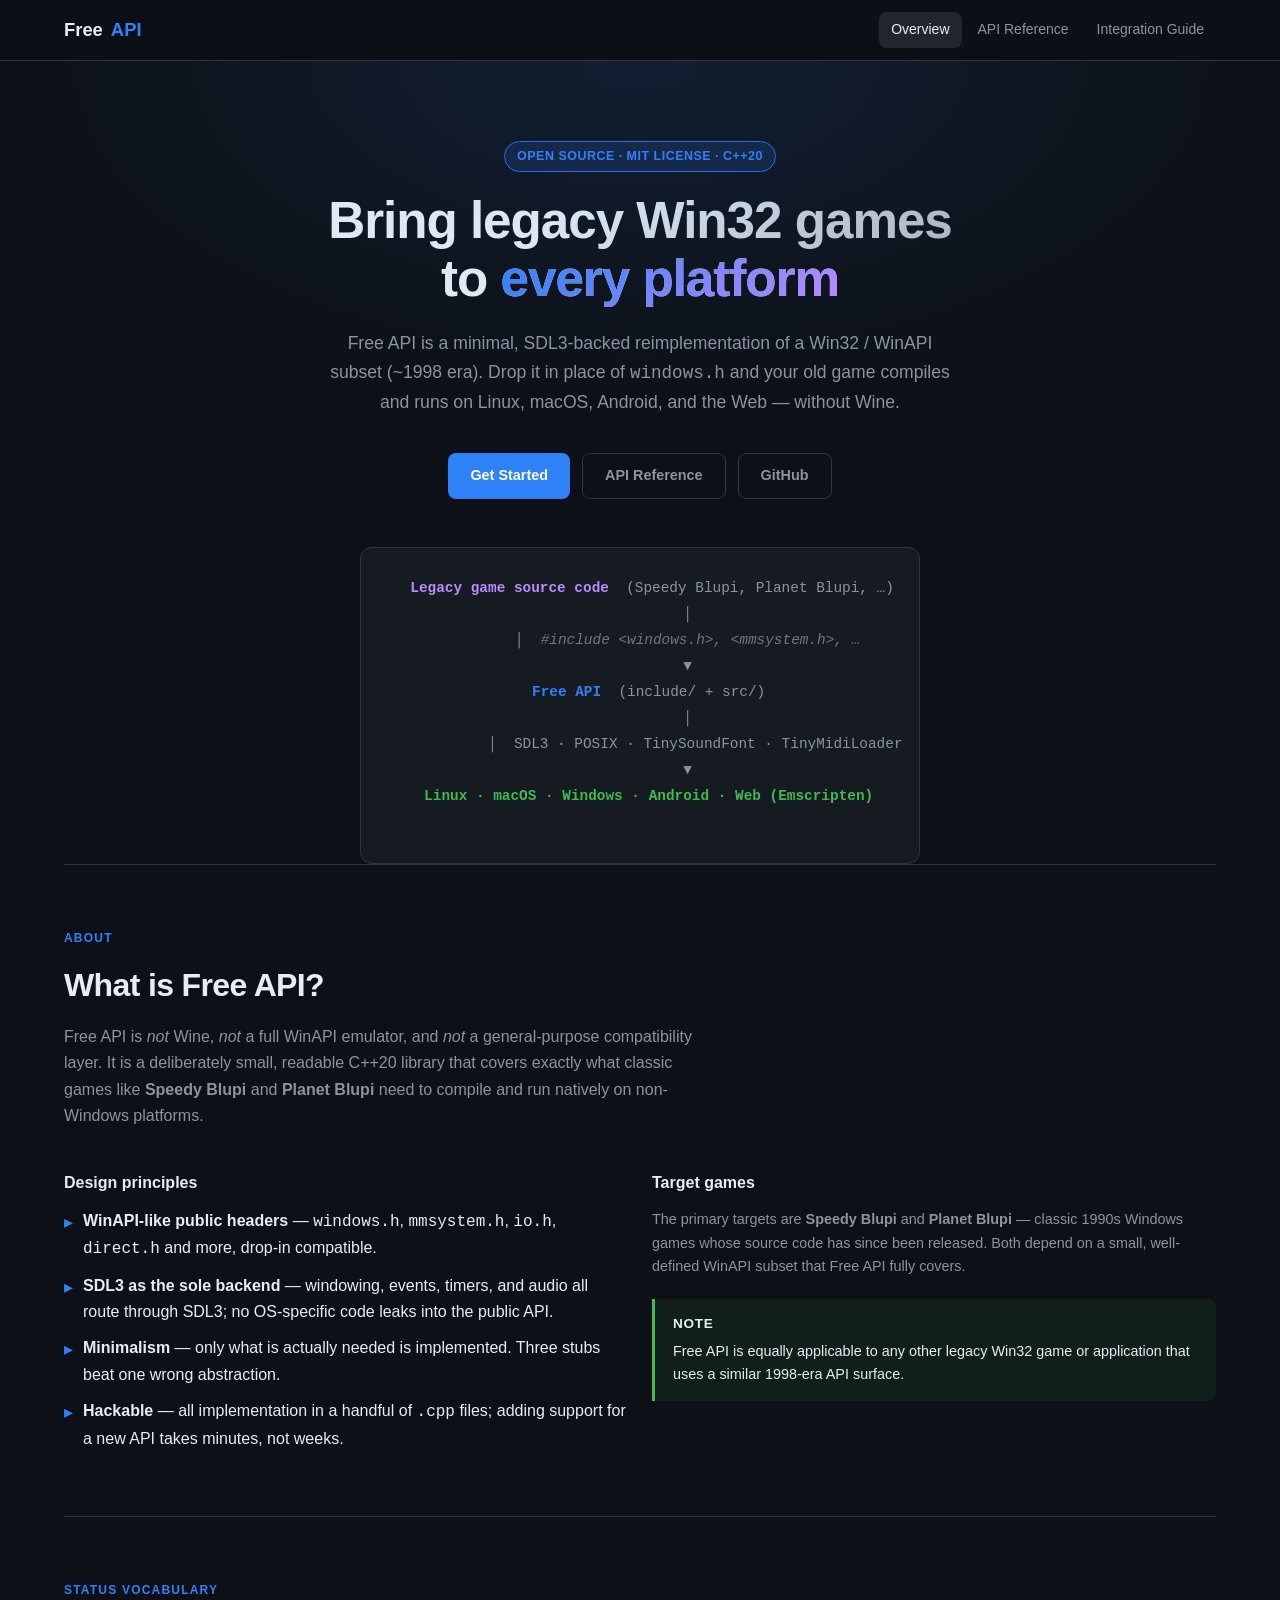
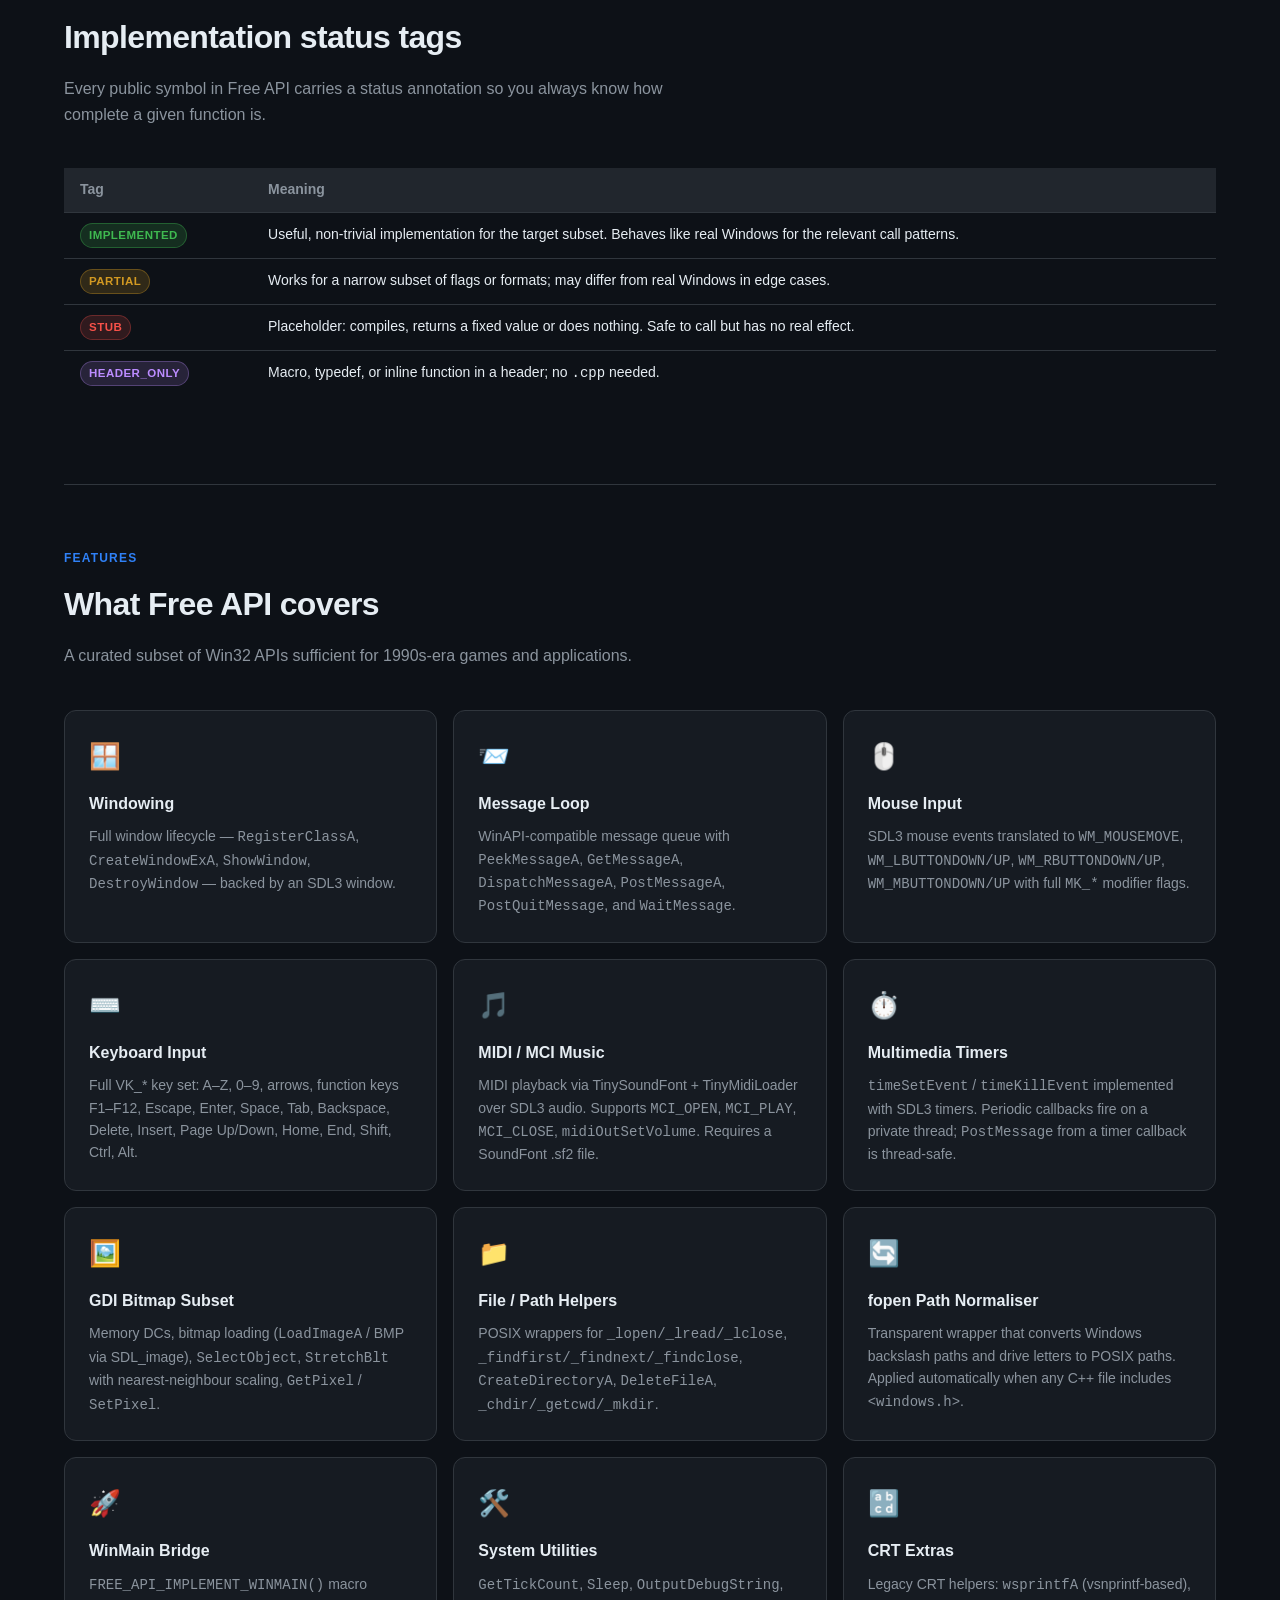
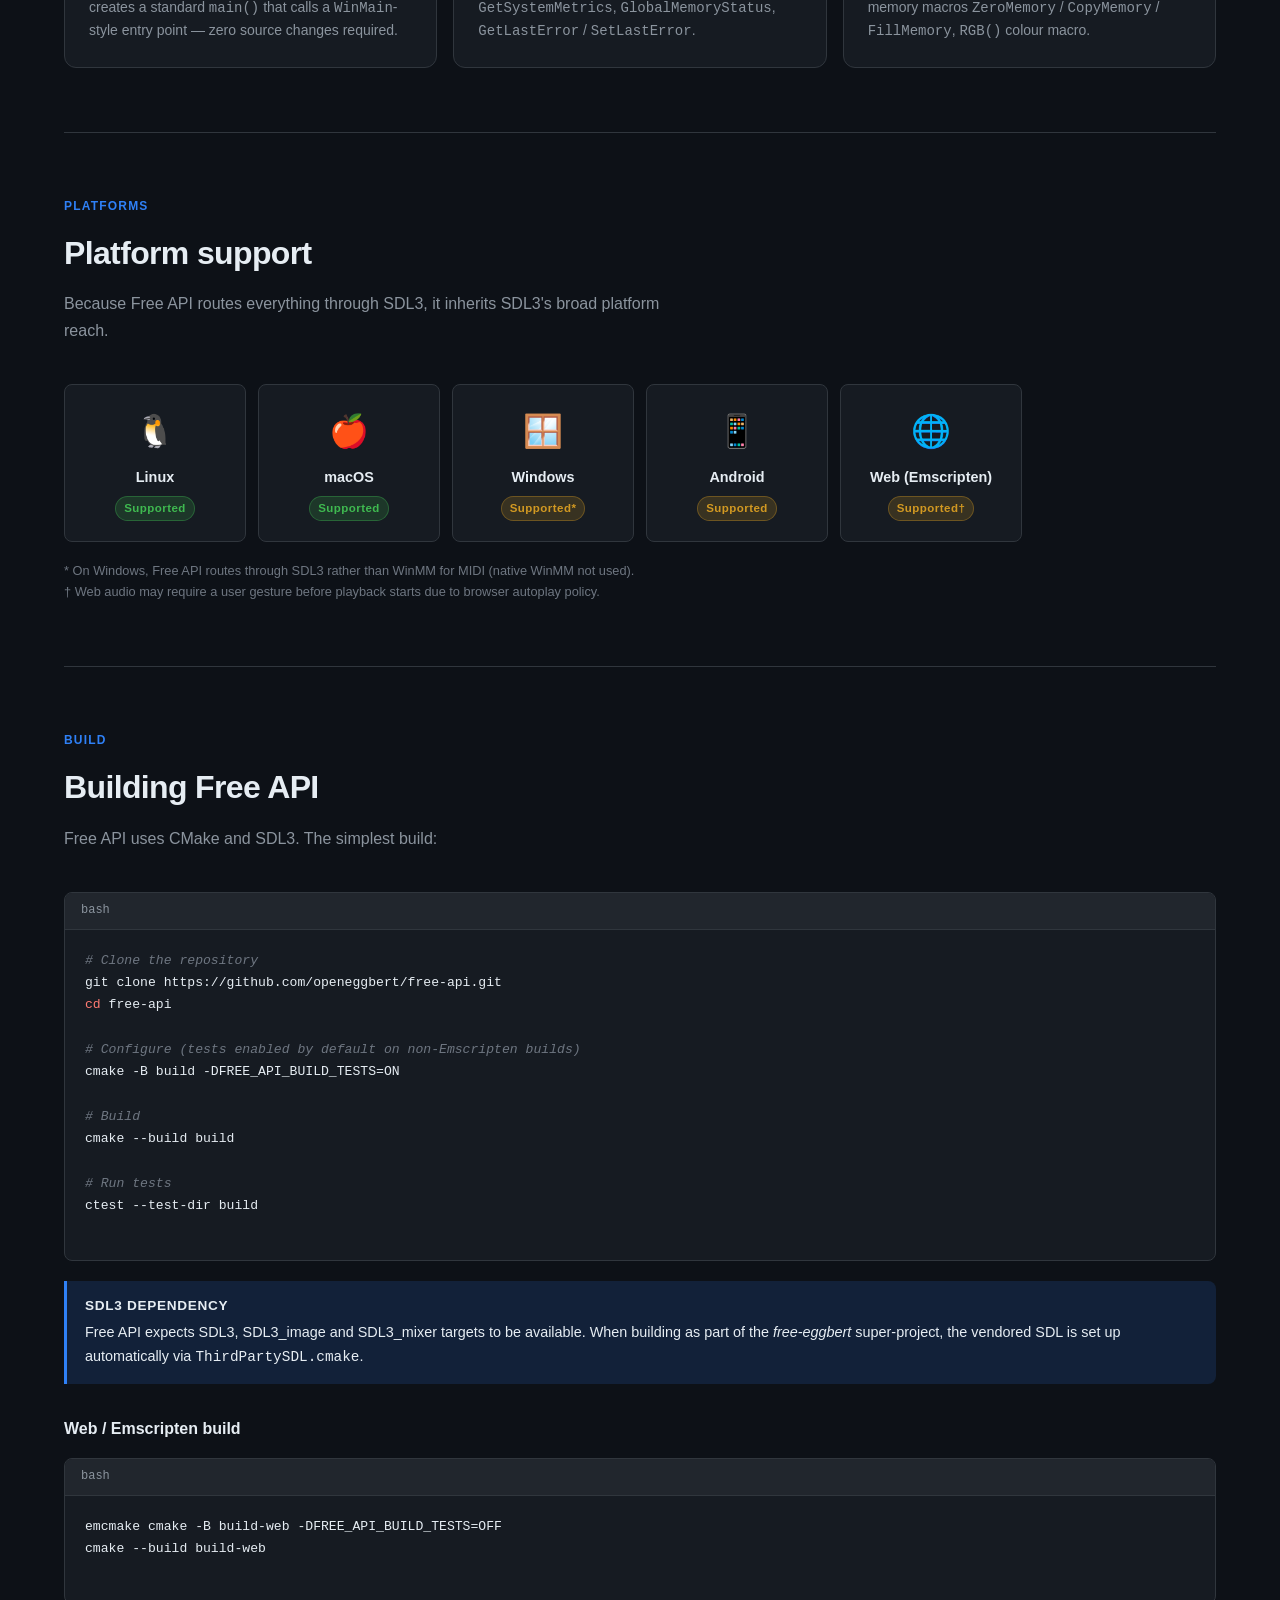
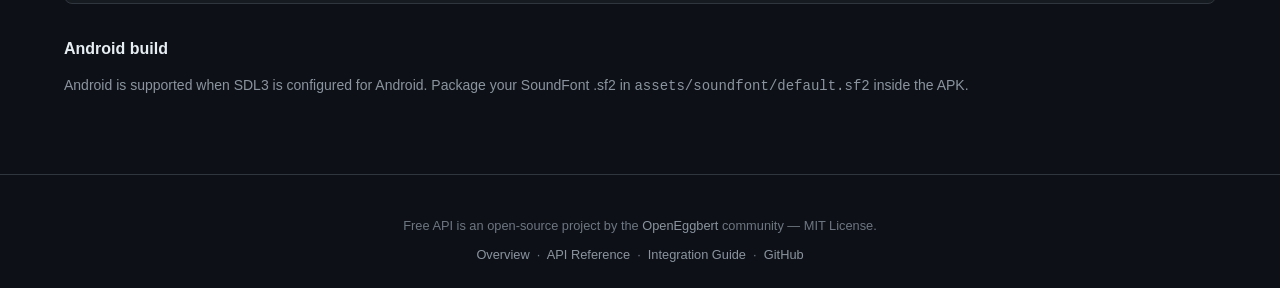
<file: index.html>
<!DOCTYPE html>
<html lang="en">
<head>
<meta charset="UTF-8">
<meta name="viewport" content="width=device-width, initial-scale=1.0">
<title>Free API — Minimal WinAPI Compatibility Layer</title>
<link rel="stylesheet" href="style.css">
</head>
<body>

<header class="site-header">
  <div class="header-inner">
    <a class="logo" href="index.html">Free <span>API</span></a>
    <nav>
      <a href="index.html" class="active">Overview</a>
      <a href="api-reference.html">API Reference</a>
      <a href="integration.html">Integration Guide</a>
    </nav>
  </div>
</header>

<main class="main">

  <!-- Hero -->
  <section class="hero" style="padding-bottom:0;border:none;">
    <div class="hero-badge">Open Source · MIT License · C++20</div>
    <h1>Bring legacy Win32 games<br>to <em>every platform</em></h1>
    <p class="hero-sub">
      Free API is a minimal, SDL3-backed reimplementation of a Win32 / WinAPI subset
      (~1998 era). Drop it in place of <code>windows.h</code> and your old game
      compiles and runs on Linux, macOS, Android, and the Web — without Wine.
    </p>
    <div class="hero-actions">
      <a class="btn btn-primary" href="integration.html">Get Started</a>
      <a class="btn btn-outline" href="api-reference.html">API Reference</a>
      <a class="btn btn-outline" href="https://github.com/openeggbert/free-api">GitHub</a>
    </div>

    <div class="arch-diagram" style="max-width:560px;margin:48px auto 0;">
      <pre>
  <span class="hl3">Legacy game source code</span>  (Speedy Blupi, Planet Blupi, …)
           │
           │  <span class="cm">#include &lt;windows.h&gt;, &lt;mmsystem.h&gt;, …</span>
           ▼
  <span class="hl">Free API</span>  (include/ + src/)
           │
           │  SDL3 · POSIX · TinySoundFont · TinyMidiLoader
           ▼
  <span class="hl2">Linux · macOS · Windows · Android · Web (Emscripten)</span>
      </pre>
    </div>
  </section>

  <!-- What is Free API -->
  <section id="what-is">
    <div class="section-label">About</div>
    <h2 class="section-title">What is Free API?</h2>
    <p class="section-sub">
      Free API is <em>not</em> Wine, <em>not</em> a full WinAPI emulator, and
      <em>not</em> a general-purpose compatibility layer. It is a deliberately
      small, readable C++20 library that covers exactly what classic games like
      <strong>Speedy Blupi</strong> and <strong>Planet Blupi</strong> need to
      compile and run natively on non-Windows platforms.
    </p>

    <div class="two-col">
      <div>
        <h3 style="margin-bottom:12px;font-size:1rem;">Design principles</h3>
        <ul style="list-style:none;display:flex;flex-direction:column;gap:10px;">
          <li style="display:flex;gap:10px;align-items:flex-start;">
            <span style="color:var(--accent);font-size:1.1rem;flex-shrink:0;">▸</span>
            <span><strong>WinAPI-like public headers</strong> — <code>windows.h</code>, <code>mmsystem.h</code>, <code>io.h</code>, <code>direct.h</code> and more, drop-in compatible.</span>
          </li>
          <li style="display:flex;gap:10px;align-items:flex-start;">
            <span style="color:var(--accent);font-size:1.1rem;flex-shrink:0;">▸</span>
            <span><strong>SDL3 as the sole backend</strong> — windowing, events, timers, and audio all route through SDL3; no OS-specific code leaks into the public API.</span>
          </li>
          <li style="display:flex;gap:10px;align-items:flex-start;">
            <span style="color:var(--accent);font-size:1.1rem;flex-shrink:0;">▸</span>
            <span><strong>Minimalism</strong> — only what is actually needed is implemented. Three stubs beat one wrong abstraction.</span>
          </li>
          <li style="display:flex;gap:10px;align-items:flex-start;">
            <span style="color:var(--accent);font-size:1.1rem;flex-shrink:0;">▸</span>
            <span><strong>Hackable</strong> — all implementation in a handful of <code>.cpp</code> files; adding support for a new API takes minutes, not weeks.</span>
          </li>
        </ul>
      </div>
      <div>
        <h3 style="margin-bottom:12px;font-size:1rem;">Target games</h3>
        <p style="color:var(--text-muted);font-size:.9rem;margin-bottom:16px;">
          The primary targets are <strong>Speedy Blupi</strong> and
          <strong>Planet Blupi</strong> — classic 1990s Windows games whose source
          code has since been released. Both depend on a small, well-defined
          WinAPI subset that Free API fully covers.
        </p>
        <div class="callout info">
          <strong>Note</strong>
          Free API is equally applicable to any other legacy Win32 game or
          application that uses a similar 1998-era API surface.
        </div>
      </div>
    </div>
  </section>

  <!-- Status vocabulary -->
  <section id="status">
    <div class="section-label">Status vocabulary</div>
    <h2 class="section-title">Implementation status tags</h2>
    <p class="section-sub">Every public symbol in Free API carries a status annotation so you always know how complete a given function is.</p>
    <div class="api-table-wrap">
      <table>
        <thead><tr><th>Tag</th><th>Meaning</th></tr></thead>
        <tbody>
          <tr><td><span class="badge badge-implemented">IMPLEMENTED</span></td><td>Useful, non-trivial implementation for the target subset. Behaves like real Windows for the relevant call patterns.</td></tr>
          <tr><td><span class="badge badge-partial">PARTIAL</span></td><td>Works for a narrow subset of flags or formats; may differ from real Windows in edge cases.</td></tr>
          <tr><td><span class="badge badge-stub">STUB</span></td><td>Placeholder: compiles, returns a fixed value or does nothing. Safe to call but has no real effect.</td></tr>
          <tr><td><span class="badge badge-header">HEADER_ONLY</span></td><td>Macro, typedef, or inline function in a header; no <code>.cpp</code> needed.</td></tr>
        </tbody>
      </table>
    </div>
  </section>

  <!-- Feature overview -->
  <section id="features">
    <div class="section-label">Features</div>
    <h2 class="section-title">What Free API covers</h2>
    <p class="section-sub">A curated subset of Win32 APIs sufficient for 1990s-era games and applications.</p>

    <div class="feature-grid">

      <div class="feature-card">
        <div class="feature-icon">🪟</div>
        <h3>Windowing</h3>
        <p>Full window lifecycle — <code>RegisterClassA</code>, <code>CreateWindowExA</code>, <code>ShowWindow</code>, <code>DestroyWindow</code> — backed by an SDL3 window.</p>
      </div>

      <div class="feature-card">
        <div class="feature-icon">📨</div>
        <h3>Message Loop</h3>
        <p>WinAPI-compatible message queue with <code>PeekMessageA</code>, <code>GetMessageA</code>, <code>DispatchMessageA</code>, <code>PostMessageA</code>, <code>PostQuitMessage</code>, and <code>WaitMessage</code>.</p>
      </div>

      <div class="feature-card">
        <div class="feature-icon">🖱️</div>
        <h3>Mouse Input</h3>
        <p>SDL3 mouse events translated to <code>WM_MOUSEMOVE</code>, <code>WM_LBUTTONDOWN/UP</code>, <code>WM_RBUTTONDOWN/UP</code>, <code>WM_MBUTTONDOWN/UP</code> with full <code>MK_*</code> modifier flags.</p>
      </div>

      <div class="feature-card">
        <div class="feature-icon">⌨️</div>
        <h3>Keyboard Input</h3>
        <p>Full VK_* key set: A–Z, 0–9, arrows, function keys F1–F12, Escape, Enter, Space, Tab, Backspace, Delete, Insert, Page Up/Down, Home, End, Shift, Ctrl, Alt.</p>
      </div>

      <div class="feature-card">
        <div class="feature-icon">🎵</div>
        <h3>MIDI / MCI Music</h3>
        <p>MIDI playback via TinySoundFont + TinyMidiLoader over SDL3 audio. Supports <code>MCI_OPEN</code>, <code>MCI_PLAY</code>, <code>MCI_CLOSE</code>, <code>midiOutSetVolume</code>. Requires a SoundFont .sf2 file.</p>
      </div>

      <div class="feature-card">
        <div class="feature-icon">⏱️</div>
        <h3>Multimedia Timers</h3>
        <p><code>timeSetEvent</code> / <code>timeKillEvent</code> implemented with SDL3 timers. Periodic callbacks fire on a private thread; <code>PostMessage</code> from a timer callback is thread-safe.</p>
      </div>

      <div class="feature-card">
        <div class="feature-icon">🖼️</div>
        <h3>GDI Bitmap Subset</h3>
        <p>Memory DCs, bitmap loading (<code>LoadImageA</code> / BMP via SDL_image), <code>SelectObject</code>, <code>StretchBlt</code> with nearest-neighbour scaling, <code>GetPixel</code> / <code>SetPixel</code>.</p>
      </div>

      <div class="feature-card">
        <div class="feature-icon">📁</div>
        <h3>File / Path Helpers</h3>
        <p>POSIX wrappers for <code>_lopen/_lread/_lclose</code>, <code>_findfirst/_findnext/_findclose</code>, <code>CreateDirectoryA</code>, <code>DeleteFileA</code>, <code>_chdir/_getcwd/_mkdir</code>.</p>
      </div>

      <div class="feature-card">
        <div class="feature-icon">🔄</div>
        <h3>fopen Path Normaliser</h3>
        <p>Transparent wrapper that converts Windows backslash paths and drive letters to POSIX paths. Applied automatically when any C++ file includes <code>&lt;windows.h&gt;</code>.</p>
      </div>

      <div class="feature-card">
        <div class="feature-icon">🚀</div>
        <h3>WinMain Bridge</h3>
        <p><code>FREE_API_IMPLEMENT_WINMAIN()</code> macro creates a standard <code>main()</code> that calls a <code>WinMain</code>-style entry point — zero source changes required.</p>
      </div>

      <div class="feature-card">
        <div class="feature-icon">🛠️</div>
        <h3>System Utilities</h3>
        <p><code>GetTickCount</code>, <code>Sleep</code>, <code>OutputDebugString</code>, <code>GetSystemMetrics</code>, <code>GlobalMemoryStatus</code>, <code>GetLastError</code> / <code>SetLastError</code>.</p>
      </div>

      <div class="feature-card">
        <div class="feature-icon">🔡</div>
        <h3>CRT Extras</h3>
        <p>Legacy CRT helpers: <code>wsprintfA</code> (vsnprintf-based), memory macros <code>ZeroMemory</code> / <code>CopyMemory</code> / <code>FillMemory</code>, <code>RGB()</code> colour macro.</p>
      </div>

    </div>
  </section>

  <!-- Platform support -->
  <section id="platforms">
    <div class="section-label">Platforms</div>
    <h2 class="section-title">Platform support</h2>
    <p class="section-sub">Because Free API routes everything through SDL3, it inherits SDL3's broad platform reach.</p>
    <div class="platform-grid">
      <div class="platform-card">
        <div class="icon">🐧</div>
        <h4>Linux</h4>
        <p class="status"><span class="badge badge-implemented">Supported</span></p>
      </div>
      <div class="platform-card">
        <div class="icon">🍎</div>
        <h4>macOS</h4>
        <p class="status"><span class="badge badge-implemented">Supported</span></p>
      </div>
      <div class="platform-card">
        <div class="icon">🪟</div>
        <h4>Windows</h4>
        <p class="status"><span class="badge badge-partial">Supported*</span></p>
      </div>
      <div class="platform-card">
        <div class="icon">📱</div>
        <h4>Android</h4>
        <p class="status"><span class="badge badge-partial">Supported</span></p>
      </div>
      <div class="platform-card">
        <div class="icon">🌐</div>
        <h4>Web (Emscripten)</h4>
        <p class="status"><span class="badge badge-partial">Supported†</span></p>
      </div>
    </div>
    <p style="margin-top:18px;font-size:.8rem;color:var(--text-dim);">
      * On Windows, Free API routes through SDL3 rather than WinMM for MIDI (native WinMM not used).<br>
      † Web audio may require a user gesture before playback starts due to browser autoplay policy.
    </p>
  </section>

  <!-- Quick build -->
  <section id="build">
    <div class="section-label">Build</div>
    <h2 class="section-title">Building Free API</h2>
    <p class="section-sub">Free API uses CMake and SDL3. The simplest build:</p>

    <div class="code-block">
      <div class="code-header">bash</div>
      <pre>
<span class="cm"># Clone the repository</span>
git clone https://github.com/openeggbert/free-api.git
<span class="kw">cd</span> free-api

<span class="cm"># Configure (tests enabled by default on non-Emscripten builds)</span>
cmake -B build -DFREE_API_BUILD_TESTS=ON

<span class="cm"># Build</span>
cmake --build build

<span class="cm"># Run tests</span>
ctest --test-dir build
      </pre>
    </div>

    <div class="callout">
      <strong>SDL3 dependency</strong>
      Free API expects SDL3, SDL3_image and SDL3_mixer targets to be available.
      When building as part of the <em>free-eggbert</em> super-project, the vendored
      SDL is set up automatically via <code>ThirdPartySDL.cmake</code>.
    </div>

    <h3 style="margin:32px 0 12px;font-size:1rem;">Web / Emscripten build</h3>
    <div class="code-block">
      <div class="code-header">bash</div>
      <pre>
emcmake cmake -B build-web -DFREE_API_BUILD_TESTS=OFF
cmake --build build-web
      </pre>
    </div>

    <h3 style="margin:32px 0 12px;font-size:1rem;">Android build</h3>
    <p style="color:var(--text-muted);font-size:.875rem;margin-bottom:12px;">
      Android is supported when SDL3 is configured for Android. Package your SoundFont
      .sf2 in <code>assets/soundfont/default.sf2</code> inside the APK.
    </p>
  </section>

</main>

<footer>
  <p>Free API is an open-source project by the <a href="https://github.com/openeggbert">OpenEggbert</a> community &mdash; MIT License.</p>
  <p style="margin-top:8px;"><a href="index.html">Overview</a> &nbsp;·&nbsp; <a href="api-reference.html">API Reference</a> &nbsp;·&nbsp; <a href="integration.html">Integration Guide</a> &nbsp;·&nbsp; <a href="https://github.com/openeggbert/free-api">GitHub</a></p>
</footer>

</body>
</html>
</file>
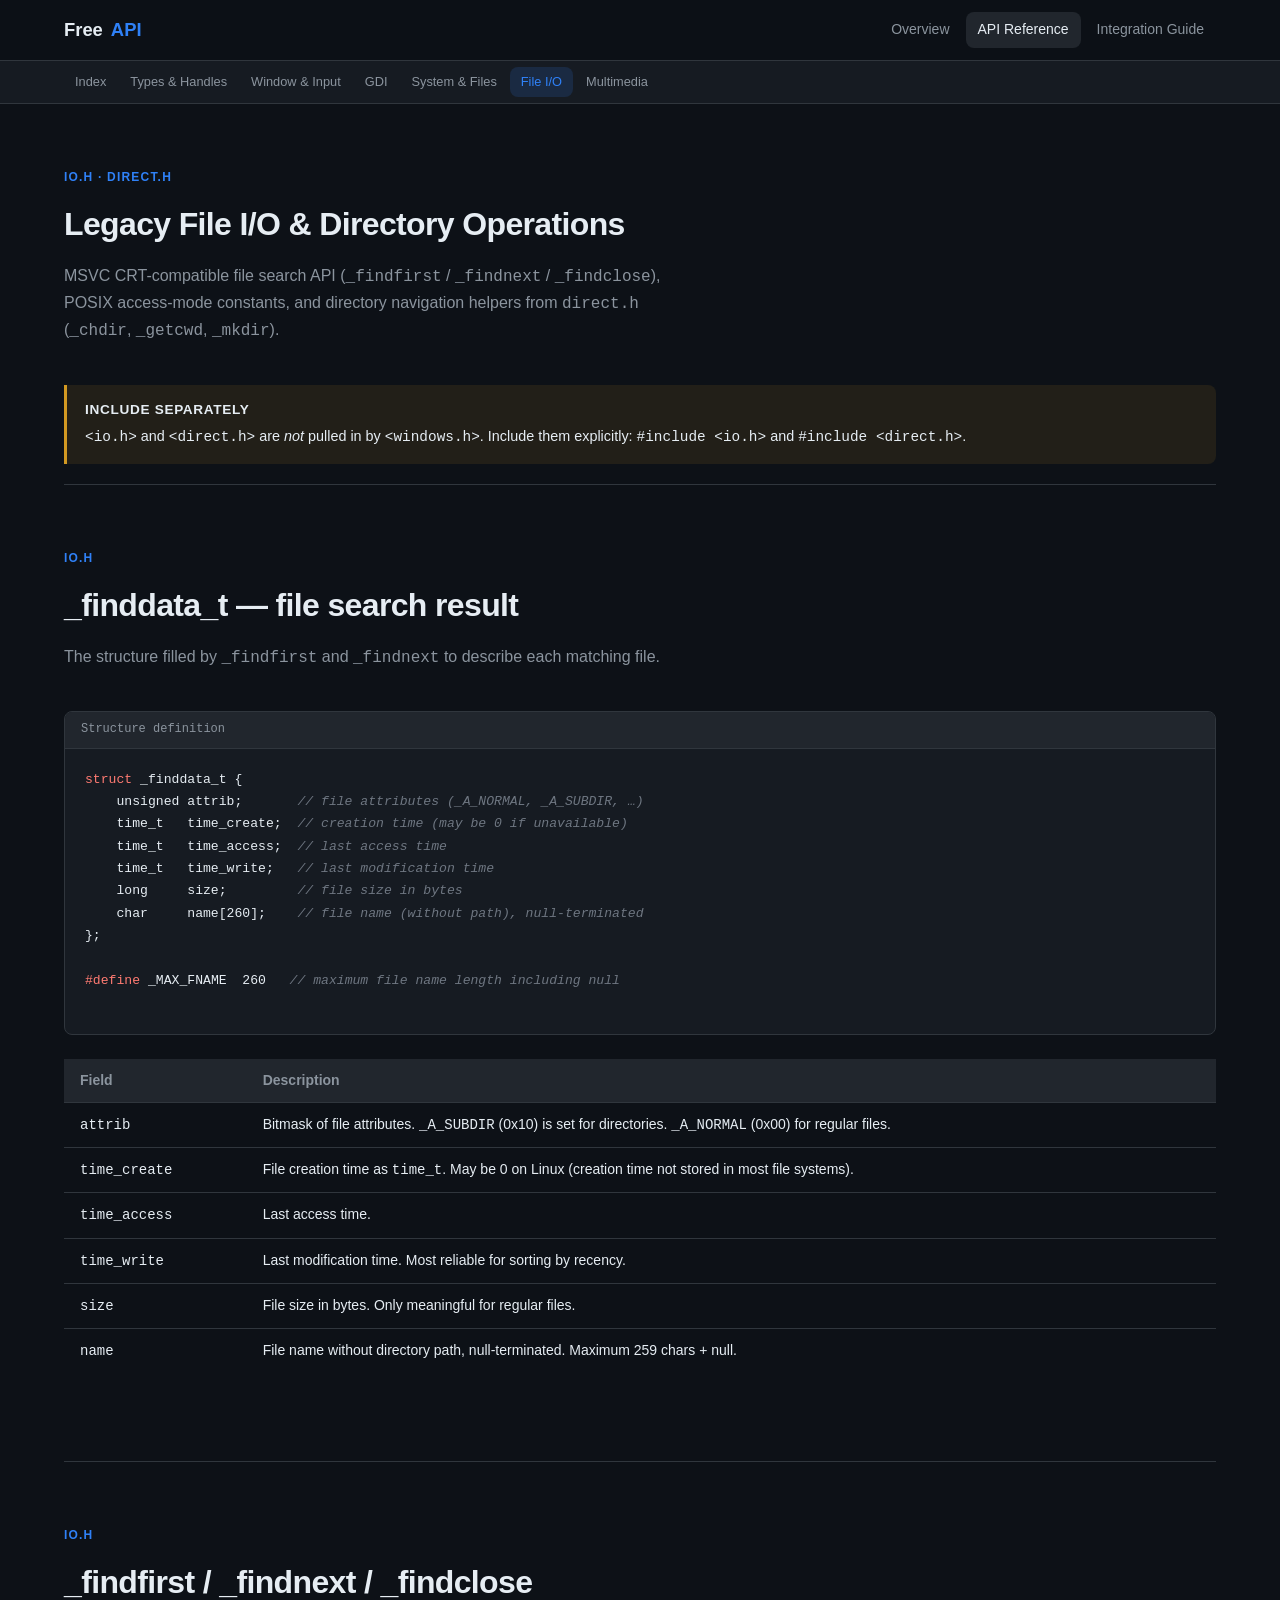
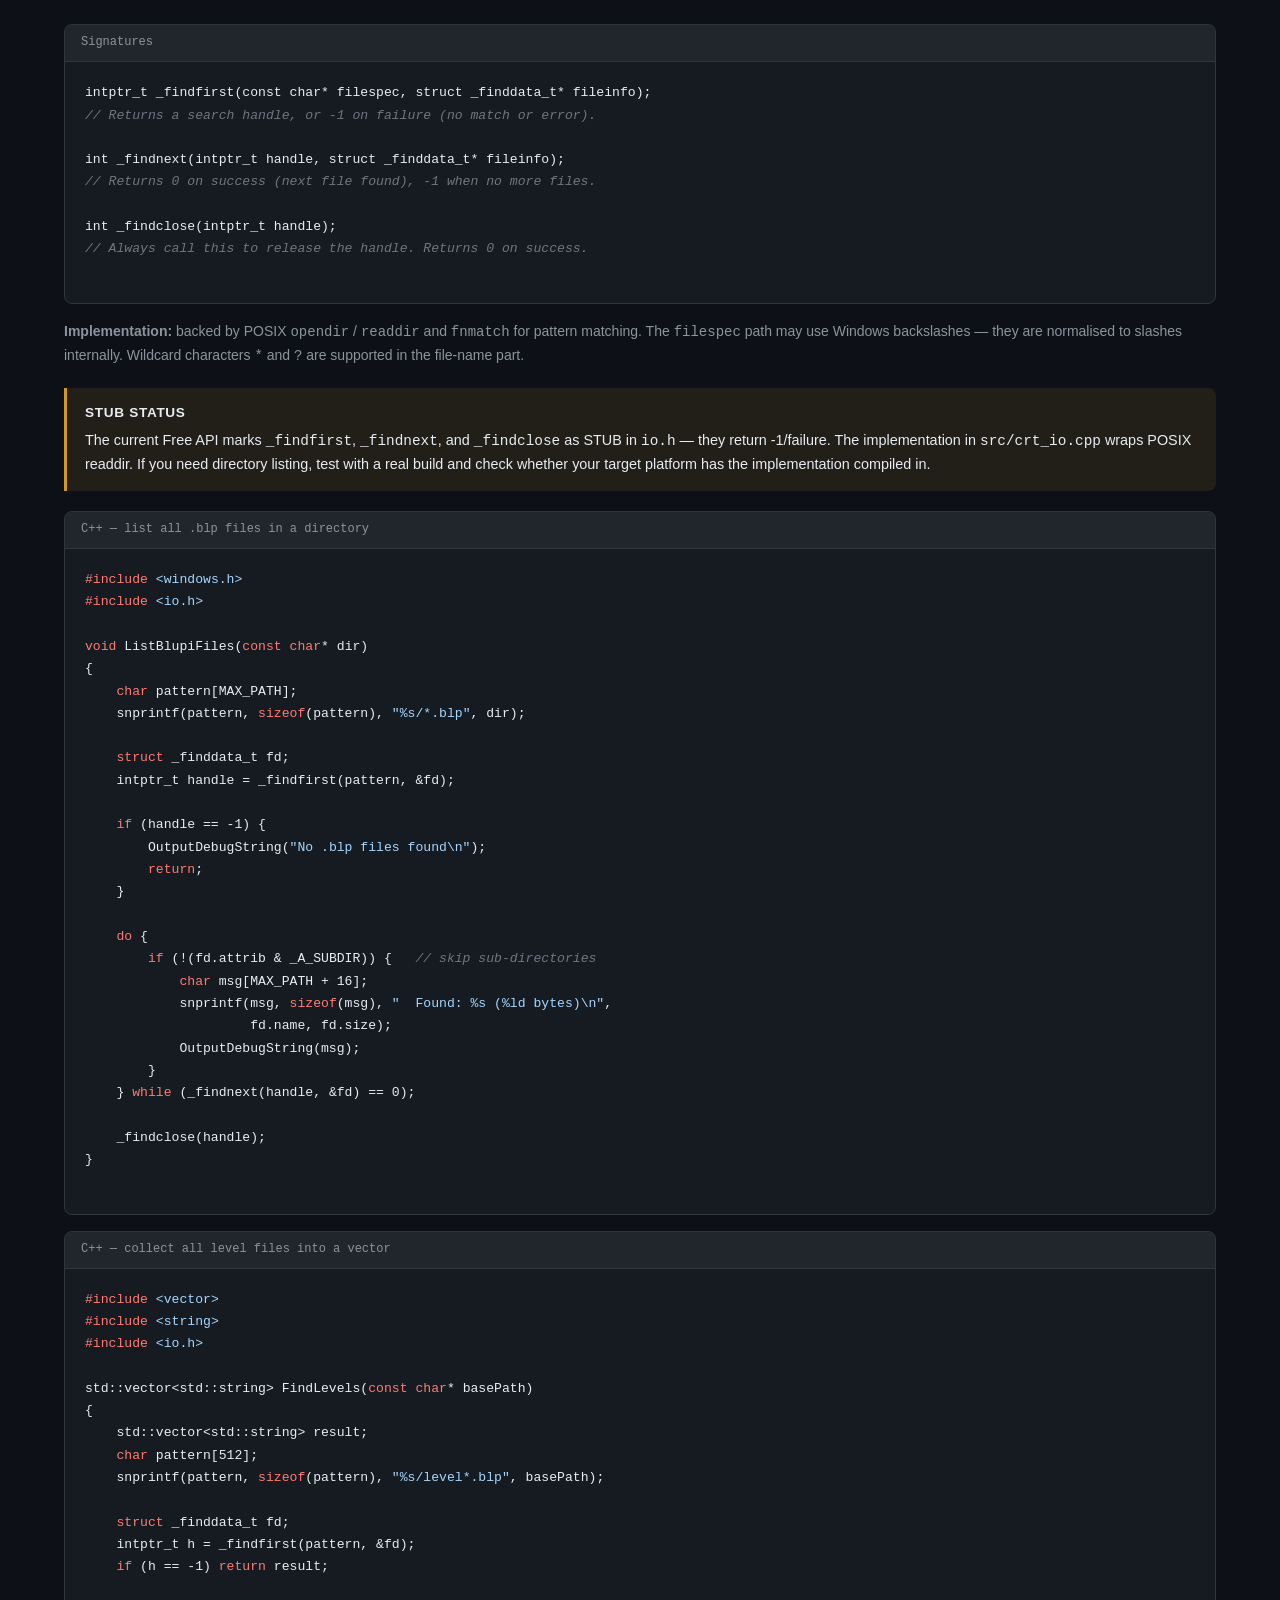
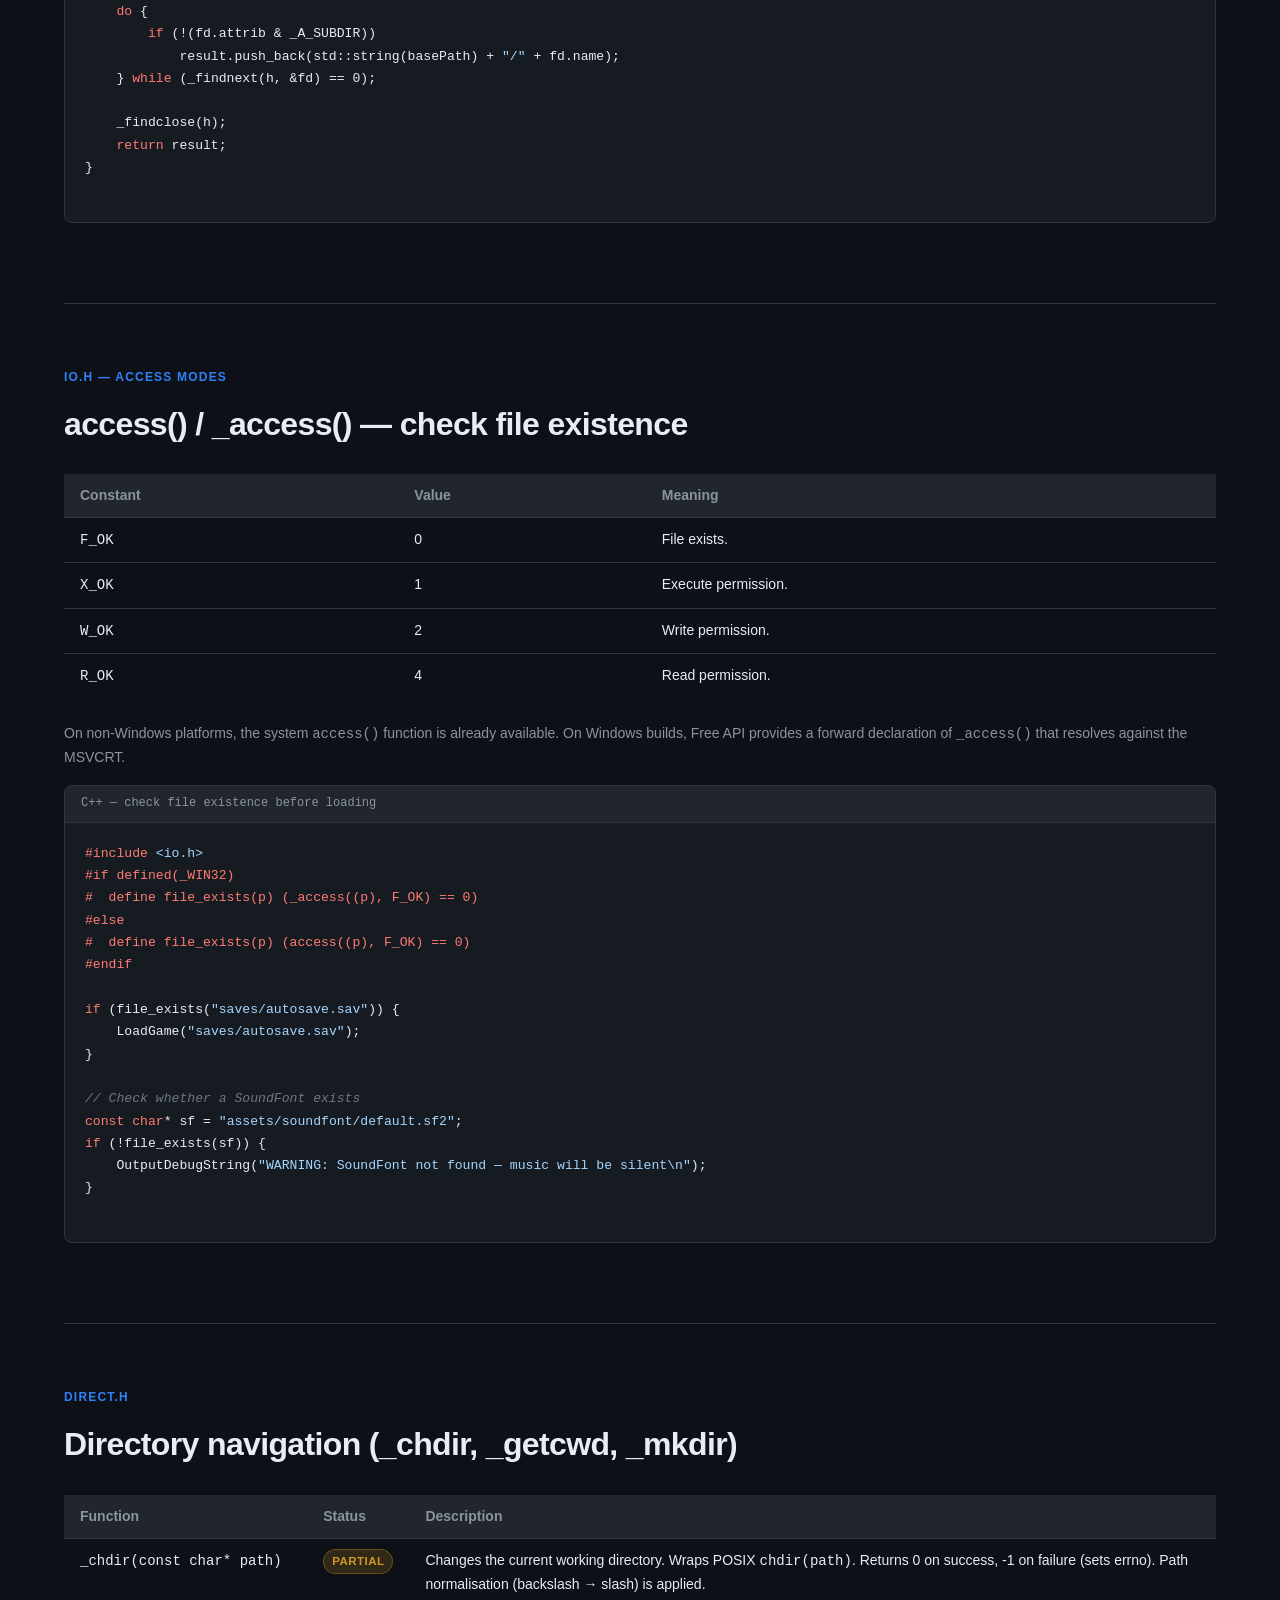
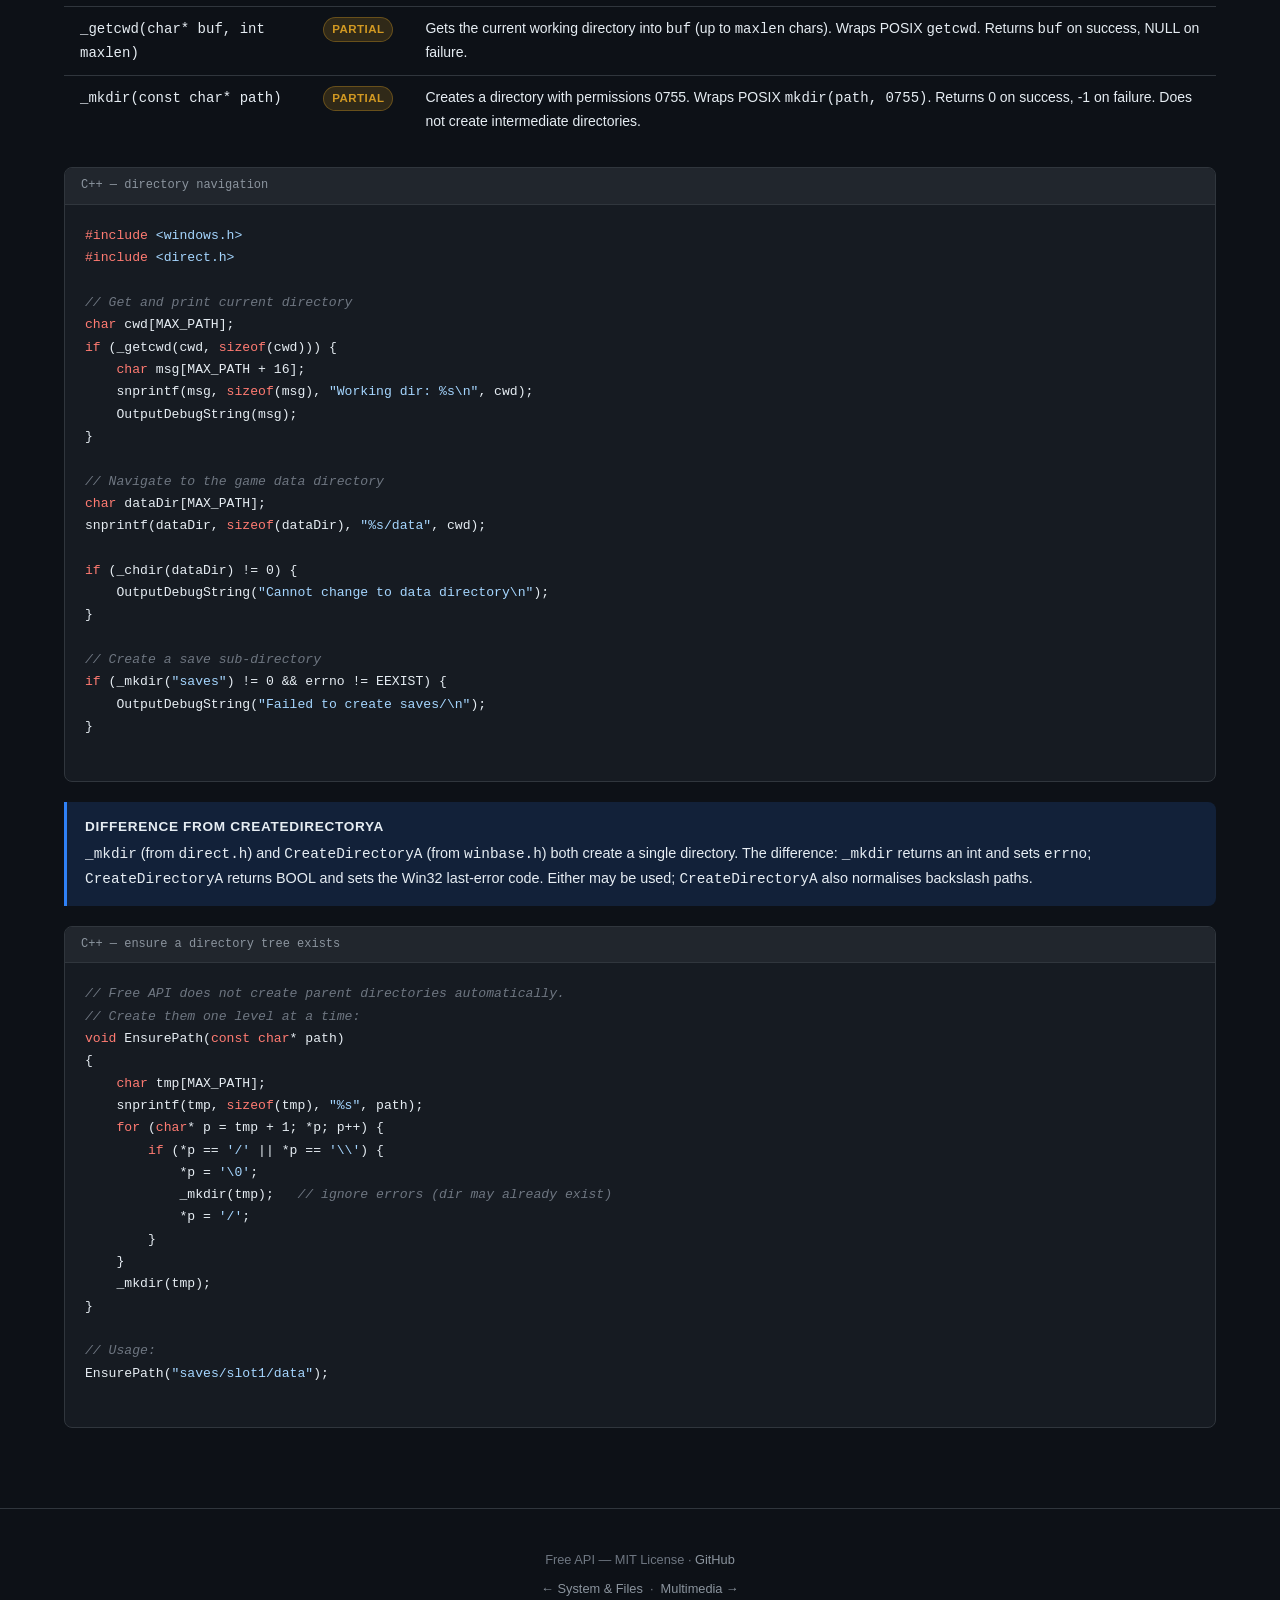
<file: api-io.html>
<!DOCTYPE html>
<html lang="en">
<head>
<meta charset="UTF-8">
<meta name="viewport" content="width=device-width, initial-scale=1.0">
<title>Legacy File I/O &amp; Directory — Free API Reference</title>
<link rel="stylesheet" href="style.css">
</head>
<body>

<header class="site-header">
  <div class="header-inner">
    <a class="logo" href="index.html">Free <span>API</span></a>
    <nav>
      <a href="index.html">Overview</a>
      <a href="api-reference.html" class="active">API Reference</a>
      <a href="integration.html">Integration Guide</a>
    </nav>
  </div>
</header>

<div class="api-subnav">
  <div class="api-subnav-inner">
    <a href="api-reference.html">Index</a>
    <a href="api-types.html">Types &amp; Handles</a>
    <a href="api-winuser.html">Window &amp; Input</a>
    <a href="api-wingdi.html">GDI</a>
    <a href="api-winbase.html">System &amp; Files</a>
    <a href="api-io.html" class="active">File I/O</a>
    <a href="api-mmsystem.html">Multimedia</a>
  </div>
</div>

<main class="main">

  <section style="padding-bottom:0;border:none;">
    <div class="section-label">io.h · direct.h</div>
    <h1 class="section-title">Legacy File I/O &amp; Directory Operations</h1>
    <p class="section-sub">
      MSVC CRT-compatible file search API (<code>_findfirst</code> / <code>_findnext</code> /
      <code>_findclose</code>), POSIX access-mode constants, and directory navigation
      helpers from <code>direct.h</code> (<code>_chdir</code>, <code>_getcwd</code>,
      <code>_mkdir</code>).
    </p>
    <div class="callout warn">
      <strong>Include separately</strong>
      <code>&lt;io.h&gt;</code> and <code>&lt;direct.h&gt;</code> are <em>not</em>
      pulled in by <code>&lt;windows.h&gt;</code>. Include them explicitly:
      <code>#include &lt;io.h&gt;</code> and <code>#include &lt;direct.h&gt;</code>.
    </div>
  </section>

  <!-- ── _finddata_t ── -->
  <section id="finddata">
    <div class="section-label">io.h</div>
    <h2 class="section-title">_finddata_t — file search result</h2>
    <p class="section-sub">
      The structure filled by <code>_findfirst</code> and <code>_findnext</code> to
      describe each matching file.
    </p>

    <div class="code-block">
      <div class="code-header">Structure definition</div>
      <pre>
<span class="kw">struct</span> _finddata_t {
    unsigned attrib;       <span class="cm">// file attributes (_A_NORMAL, _A_SUBDIR, …)</span>
    time_t   time_create;  <span class="cm">// creation time (may be 0 if unavailable)</span>
    time_t   time_access;  <span class="cm">// last access time</span>
    time_t   time_write;   <span class="cm">// last modification time</span>
    long     size;         <span class="cm">// file size in bytes</span>
    char     name[260];    <span class="cm">// file name (without path), null-terminated</span>
};

<span class="pp">#define</span> _MAX_FNAME  260   <span class="cm">// maximum file name length including null</span>
      </pre>
    </div>

    <div class="api-table-wrap">
      <table>
        <thead><tr><th>Field</th><th>Description</th></tr></thead>
        <tbody>
          <tr><td><code>attrib</code></td><td>Bitmask of file attributes. <code>_A_SUBDIR</code> (0x10) is set for directories. <code>_A_NORMAL</code> (0x00) for regular files.</td></tr>
          <tr><td><code>time_create</code></td><td>File creation time as <code>time_t</code>. May be 0 on Linux (creation time not stored in most file systems).</td></tr>
          <tr><td><code>time_access</code></td><td>Last access time.</td></tr>
          <tr><td><code>time_write</code></td><td>Last modification time. Most reliable for sorting by recency.</td></tr>
          <tr><td><code>size</code></td><td>File size in bytes. Only meaningful for regular files.</td></tr>
          <tr><td><code>name</code></td><td>File name without directory path, null-terminated. Maximum 259 chars + null.</td></tr>
        </tbody>
      </table>
    </div>
  </section>

  <!-- ── _findfirst / _findnext / _findclose ── -->
  <section id="findfirst">
    <div class="section-label">io.h</div>
    <h2 class="section-title">_findfirst / _findnext / _findclose</h2>

    <div class="code-block">
      <div class="code-header">Signatures</div>
      <pre>
intptr_t _findfirst(const char* filespec, struct _finddata_t* fileinfo);
<span class="cm">// Returns a search handle, or -1 on failure (no match or error).</span>

int _findnext(intptr_t handle, struct _finddata_t* fileinfo);
<span class="cm">// Returns 0 on success (next file found), -1 when no more files.</span>

int _findclose(intptr_t handle);
<span class="cm">// Always call this to release the handle. Returns 0 on success.</span>
      </pre>
    </div>

    <p style="color:var(--text-muted);font-size:.875rem;margin:10px 0;">
      <strong>Implementation:</strong> backed by POSIX <code>opendir</code> /
      <code>readdir</code> and <code>fnmatch</code> for pattern matching.
      The <code>filespec</code> path may use Windows backslashes — they are
      normalised to slashes internally. Wildcard characters <code>*</code> and
      <code>?</code> are supported in the file-name part.
    </p>

    <div class="callout warn">
      <strong>STUB status</strong>
      The current Free API marks <code>_findfirst</code>, <code>_findnext</code>, and
      <code>_findclose</code> as STUB in <code>io.h</code> — they return -1/failure.
      The implementation in <code>src/crt_io.cpp</code> wraps POSIX readdir. If you
      need directory listing, test with a real build and check whether your target
      platform has the implementation compiled in.
    </div>

    <div class="code-block">
      <div class="code-header">C++ — list all .blp files in a directory</div>
      <pre>
<span class="pp">#include</span> <span class="st">&lt;windows.h&gt;</span>
<span class="pp">#include</span> <span class="st">&lt;io.h&gt;</span>

<span class="kw">void</span> ListBlupiFiles(<span class="kw">const</span> <span class="kw">char</span>* dir)
{
    <span class="kw">char</span> pattern[MAX_PATH];
    snprintf(pattern, <span class="kw">sizeof</span>(pattern), <span class="st">"%s/*.blp"</span>, dir);

    <span class="kw">struct</span> _finddata_t fd;
    intptr_t handle = _findfirst(pattern, &amp;fd);

    <span class="kw">if</span> (handle == -1) {
        OutputDebugString(<span class="st">"No .blp files found\n"</span>);
        <span class="kw">return</span>;
    }

    <span class="kw">do</span> {
        <span class="kw">if</span> (!(fd.attrib &amp; _A_SUBDIR)) {   <span class="cm">// skip sub-directories</span>
            <span class="kw">char</span> msg[MAX_PATH + 16];
            snprintf(msg, <span class="kw">sizeof</span>(msg), <span class="st">"  Found: %s (%ld bytes)\n"</span>,
                     fd.name, fd.size);
            OutputDebugString(msg);
        }
    } <span class="kw">while</span> (_findnext(handle, &amp;fd) == 0);

    _findclose(handle);
}
      </pre>
    </div>

    <div class="code-block">
      <div class="code-header">C++ — collect all level files into a vector</div>
      <pre>
<span class="pp">#include</span> <span class="st">&lt;vector&gt;</span>
<span class="pp">#include</span> <span class="st">&lt;string&gt;</span>
<span class="pp">#include</span> <span class="st">&lt;io.h&gt;</span>

std::vector&lt;std::string&gt; FindLevels(<span class="kw">const</span> <span class="kw">char</span>* basePath)
{
    std::vector&lt;std::string&gt; result;
    <span class="kw">char</span> pattern[512];
    snprintf(pattern, <span class="kw">sizeof</span>(pattern), <span class="st">"%s/level*.blp"</span>, basePath);

    <span class="kw">struct</span> _finddata_t fd;
    intptr_t h = _findfirst(pattern, &amp;fd);
    <span class="kw">if</span> (h == -1) <span class="kw">return</span> result;

    <span class="kw">do</span> {
        <span class="kw">if</span> (!(fd.attrib &amp; _A_SUBDIR))
            result.push_back(std::string(basePath) + <span class="st">"/"</span> + fd.name);
    } <span class="kw">while</span> (_findnext(h, &amp;fd) == 0);

    _findclose(h);
    <span class="kw">return</span> result;
}
      </pre>
    </div>
  </section>

  <!-- ── access() ── -->
  <section id="access">
    <div class="section-label">io.h — access modes</div>
    <h2 class="section-title">access() / _access() — check file existence</h2>

    <div class="api-table-wrap">
      <table>
        <thead><tr><th>Constant</th><th>Value</th><th>Meaning</th></tr></thead>
        <tbody>
          <tr><td><code>F_OK</code></td><td>0</td><td>File exists.</td></tr>
          <tr><td><code>X_OK</code></td><td>1</td><td>Execute permission.</td></tr>
          <tr><td><code>W_OK</code></td><td>2</td><td>Write permission.</td></tr>
          <tr><td><code>R_OK</code></td><td>4</td><td>Read permission.</td></tr>
        </tbody>
      </table>
    </div>

    <p style="color:var(--text-muted);font-size:.875rem;margin:10px 0 16px;">
      On non-Windows platforms, the system <code>access()</code> function is already
      available. On Windows builds, Free API provides a forward declaration of
      <code>_access()</code> that resolves against the MSVCRT.
    </p>

    <div class="code-block">
      <div class="code-header">C++ — check file existence before loading</div>
      <pre>
<span class="pp">#include</span> <span class="st">&lt;io.h&gt;</span>
<span class="pp">#if defined(_WIN32)</span>
<span class="pp">#  define file_exists(p) (_access((p), F_OK) == 0)</span>
<span class="pp">#else</span>
<span class="pp">#  define file_exists(p) (access((p), F_OK) == 0)</span>
<span class="pp">#endif</span>

<span class="kw">if</span> (file_exists(<span class="st">"saves/autosave.sav"</span>)) {
    LoadGame(<span class="st">"saves/autosave.sav"</span>);
}

<span class="cm">// Check whether a SoundFont exists</span>
<span class="kw">const</span> <span class="kw">char</span>* sf = <span class="st">"assets/soundfont/default.sf2"</span>;
<span class="kw">if</span> (!file_exists(sf)) {
    OutputDebugString(<span class="st">"WARNING: SoundFont not found — music will be silent\n"</span>);
}
      </pre>
    </div>
  </section>

  <!-- ── direct.h ── -->
  <section id="direct">
    <div class="section-label">direct.h</div>
    <h2 class="section-title">Directory navigation (_chdir, _getcwd, _mkdir)</h2>

    <div class="api-table-wrap">
      <table>
        <thead><tr><th>Function</th><th>Status</th><th>Description</th></tr></thead>
        <tbody>
          <tr>
            <td><code>_chdir(const char* path)</code></td>
            <td><span class="badge badge-partial">PARTIAL</span></td>
            <td>Changes the current working directory. Wraps POSIX <code>chdir(path)</code>. Returns 0 on success, -1 on failure (sets errno). Path normalisation (backslash → slash) is applied.</td>
          </tr>
          <tr>
            <td><code>_getcwd(char* buf, int maxlen)</code></td>
            <td><span class="badge badge-partial">PARTIAL</span></td>
            <td>Gets the current working directory into <code>buf</code> (up to <code>maxlen</code> chars). Wraps POSIX <code>getcwd</code>. Returns <code>buf</code> on success, NULL on failure.</td>
          </tr>
          <tr>
            <td><code>_mkdir(const char* path)</code></td>
            <td><span class="badge badge-partial">PARTIAL</span></td>
            <td>Creates a directory with permissions 0755. Wraps POSIX <code>mkdir(path, 0755)</code>. Returns 0 on success, -1 on failure. Does not create intermediate directories.</td>
          </tr>
        </tbody>
      </table>
    </div>

    <div class="code-block">
      <div class="code-header">C++ — directory navigation</div>
      <pre>
<span class="pp">#include</span> <span class="st">&lt;windows.h&gt;</span>
<span class="pp">#include</span> <span class="st">&lt;direct.h&gt;</span>

<span class="cm">// Get and print current directory</span>
<span class="kw">char</span> cwd[MAX_PATH];
<span class="kw">if</span> (_getcwd(cwd, <span class="kw">sizeof</span>(cwd))) {
    <span class="kw">char</span> msg[MAX_PATH + 16];
    snprintf(msg, <span class="kw">sizeof</span>(msg), <span class="st">"Working dir: %s\n"</span>, cwd);
    OutputDebugString(msg);
}

<span class="cm">// Navigate to the game data directory</span>
<span class="kw">char</span> dataDir[MAX_PATH];
snprintf(dataDir, <span class="kw">sizeof</span>(dataDir), <span class="st">"%s/data"</span>, cwd);

<span class="kw">if</span> (_chdir(dataDir) != 0) {
    OutputDebugString(<span class="st">"Cannot change to data directory\n"</span>);
}

<span class="cm">// Create a save sub-directory</span>
<span class="kw">if</span> (_mkdir(<span class="st">"saves"</span>) != 0 &amp;&amp; errno != EEXIST) {
    OutputDebugString(<span class="st">"Failed to create saves/\n"</span>);
}
      </pre>
    </div>

    <div class="callout">
      <strong>Difference from CreateDirectoryA</strong>
      <code>_mkdir</code> (from <code>direct.h</code>) and <code>CreateDirectoryA</code>
      (from <code>winbase.h</code>) both create a single directory. The difference:
      <code>_mkdir</code> returns an int and sets <code>errno</code>;
      <code>CreateDirectoryA</code> returns BOOL and sets the Win32 last-error code.
      Either may be used; <code>CreateDirectoryA</code> also normalises backslash paths.
    </div>

    <div class="code-block">
      <div class="code-header">C++ — ensure a directory tree exists</div>
      <pre>
<span class="cm">// Free API does not create parent directories automatically.
// Create them one level at a time:</span>
<span class="kw">void</span> EnsurePath(<span class="kw">const</span> <span class="kw">char</span>* path)
{
    <span class="kw">char</span> tmp[MAX_PATH];
    snprintf(tmp, <span class="kw">sizeof</span>(tmp), <span class="st">"%s"</span>, path);
    <span class="kw">for</span> (<span class="kw">char</span>* p = tmp + 1; *p; p++) {
        <span class="kw">if</span> (*p == <span class="st">'/'</span> || *p == <span class="st">'\\'</span>) {
            *p = <span class="st">'\0'</span>;
            _mkdir(tmp);   <span class="cm">// ignore errors (dir may already exist)</span>
            *p = <span class="st">'/'</span>;
        }
    }
    _mkdir(tmp);
}

<span class="cm">// Usage:</span>
EnsurePath(<span class="st">"saves/slot1/data"</span>);
      </pre>
    </div>
  </section>

</main>

<footer>
  <p>Free API — MIT License · <a href="https://github.com/openeggbert/free-api">GitHub</a></p>
  <p style="margin-top:8px;"><a href="api-winbase.html">← System &amp; Files</a> &nbsp;·&nbsp; <a href="api-mmsystem.html">Multimedia →</a></p>
</footer>
</body>
</html>
</file>
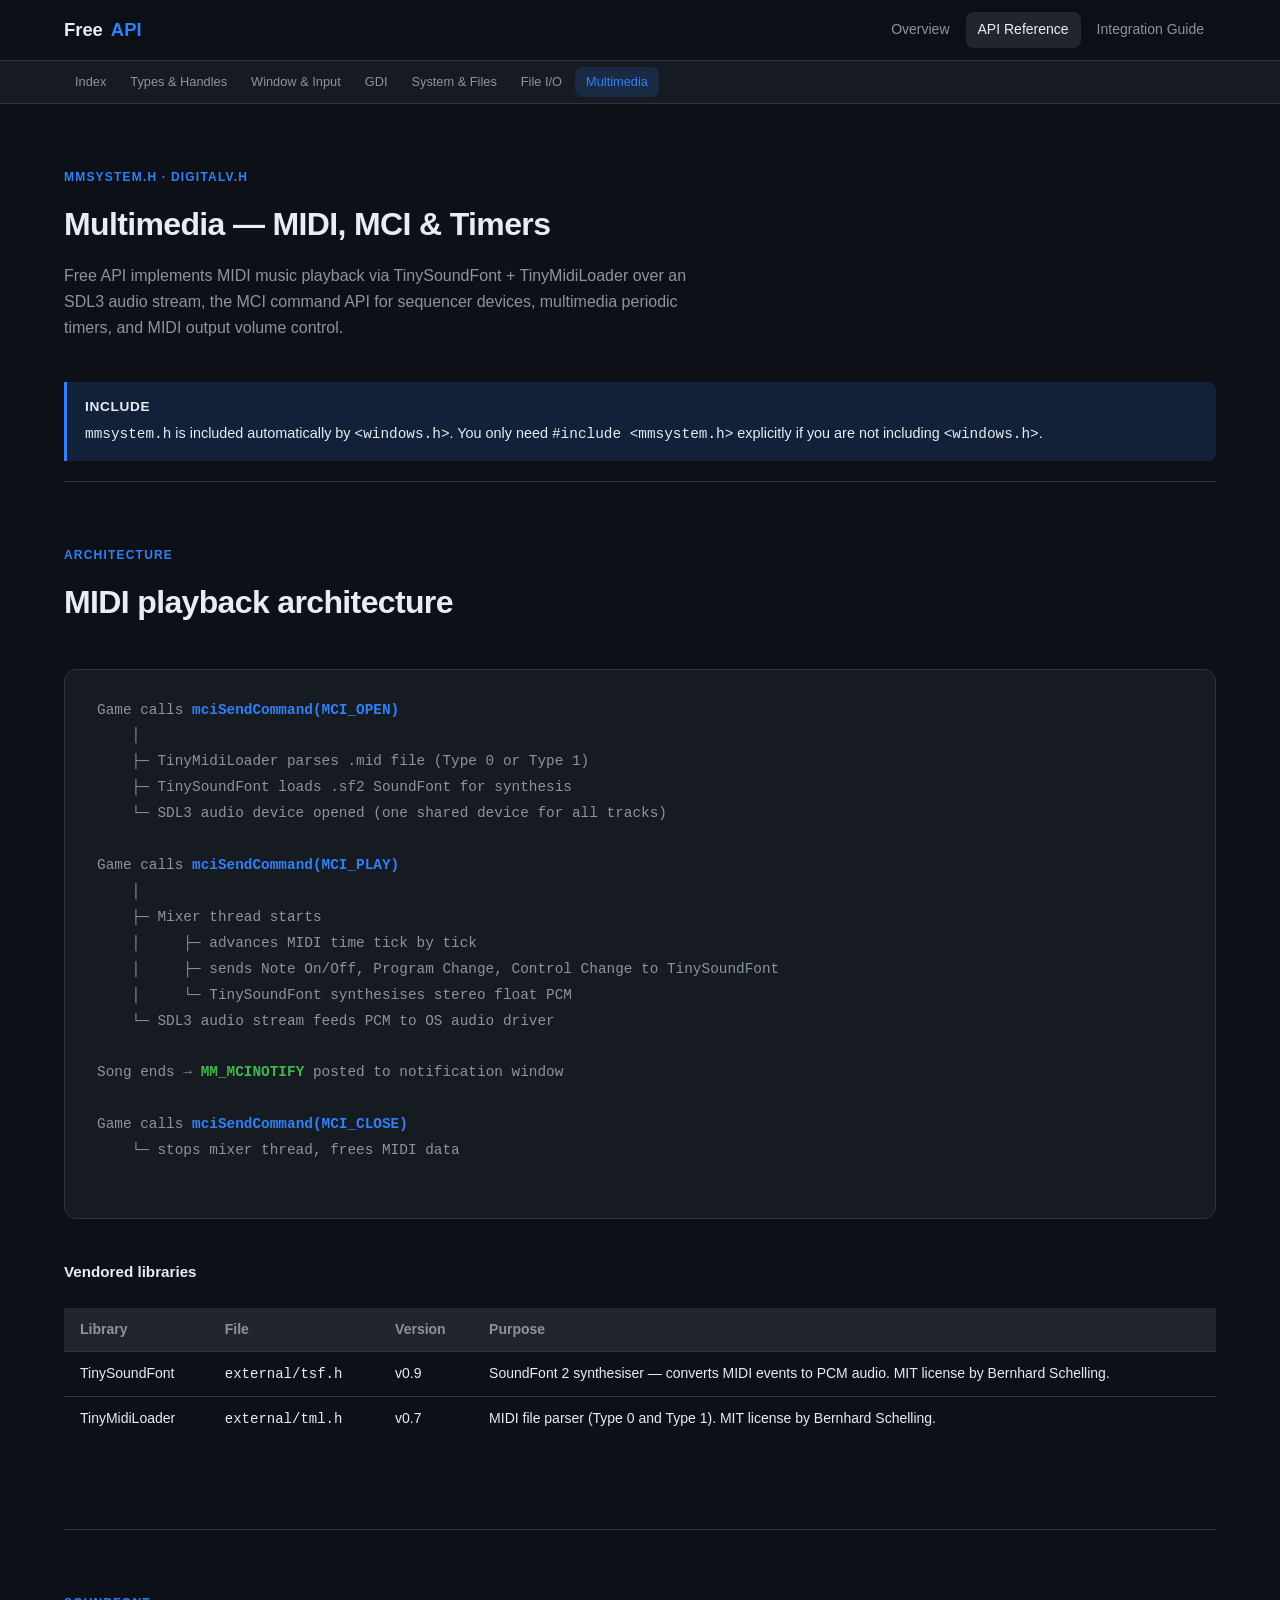
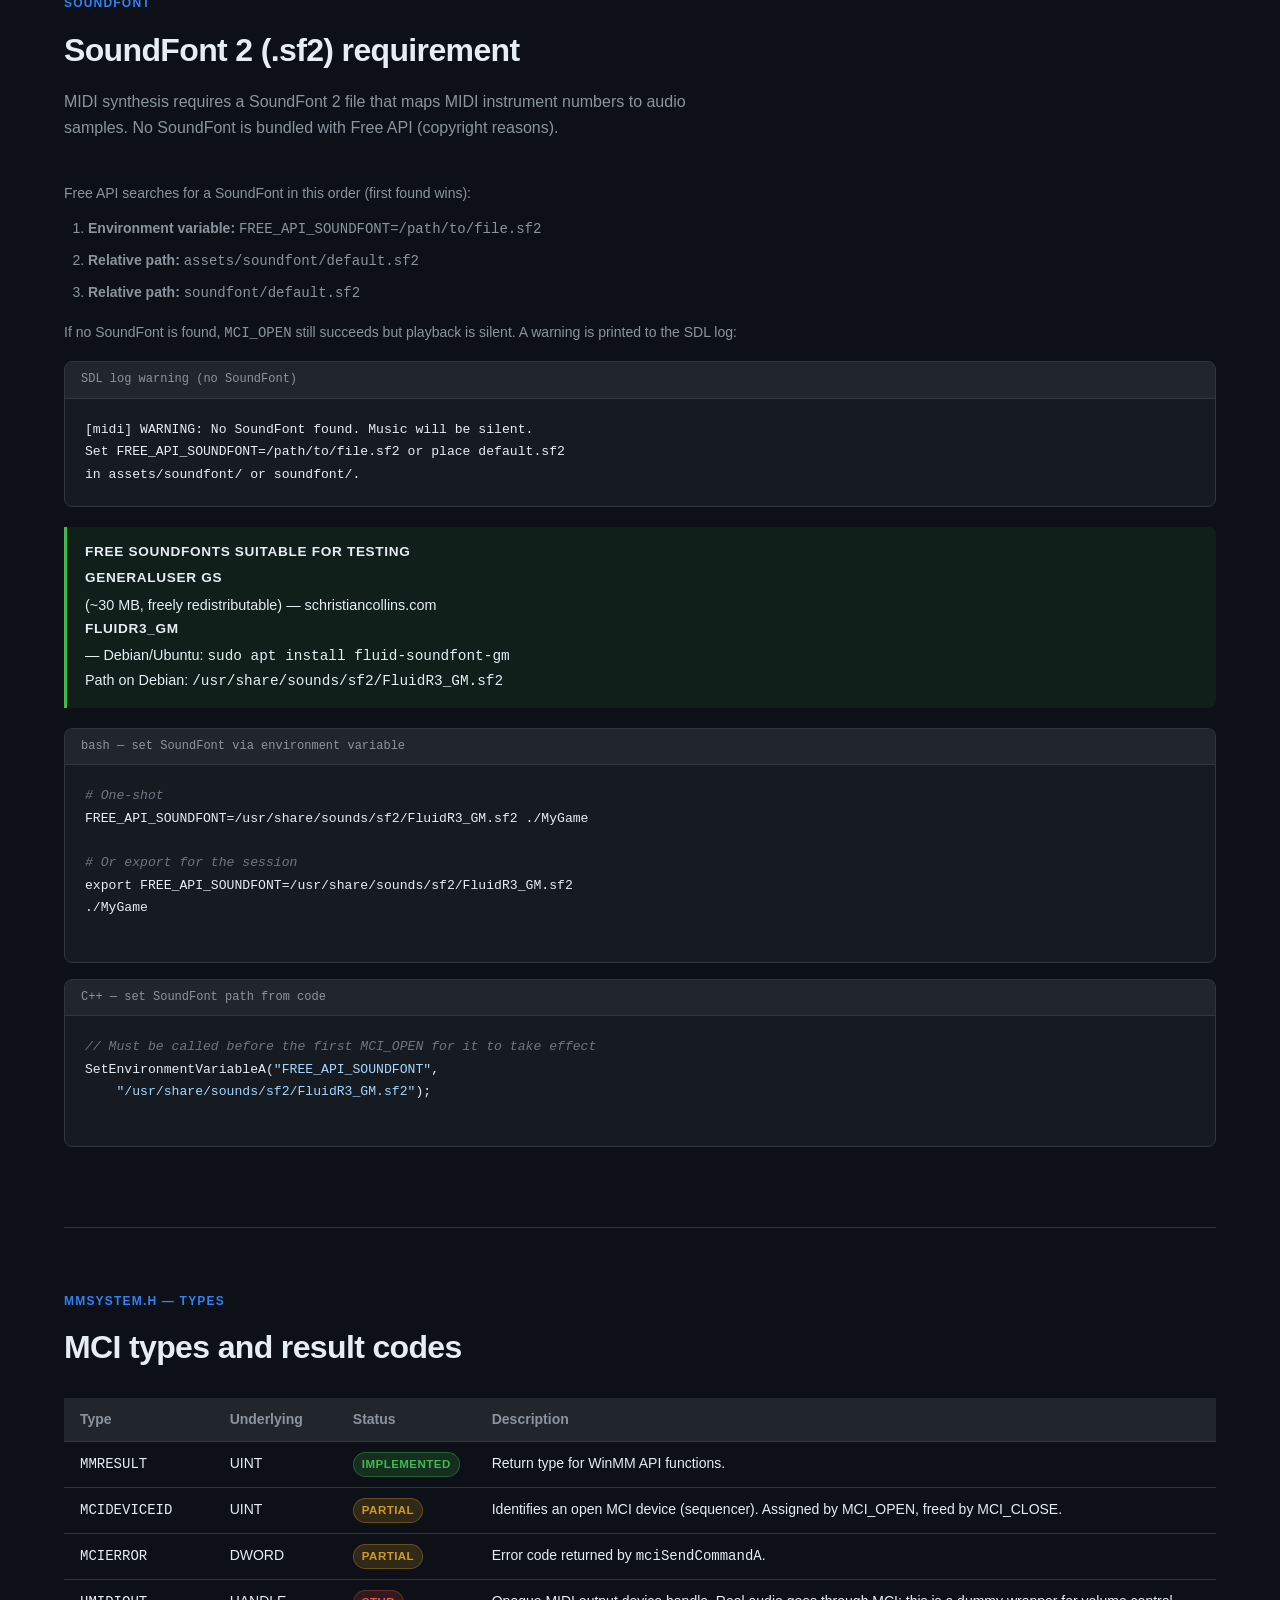
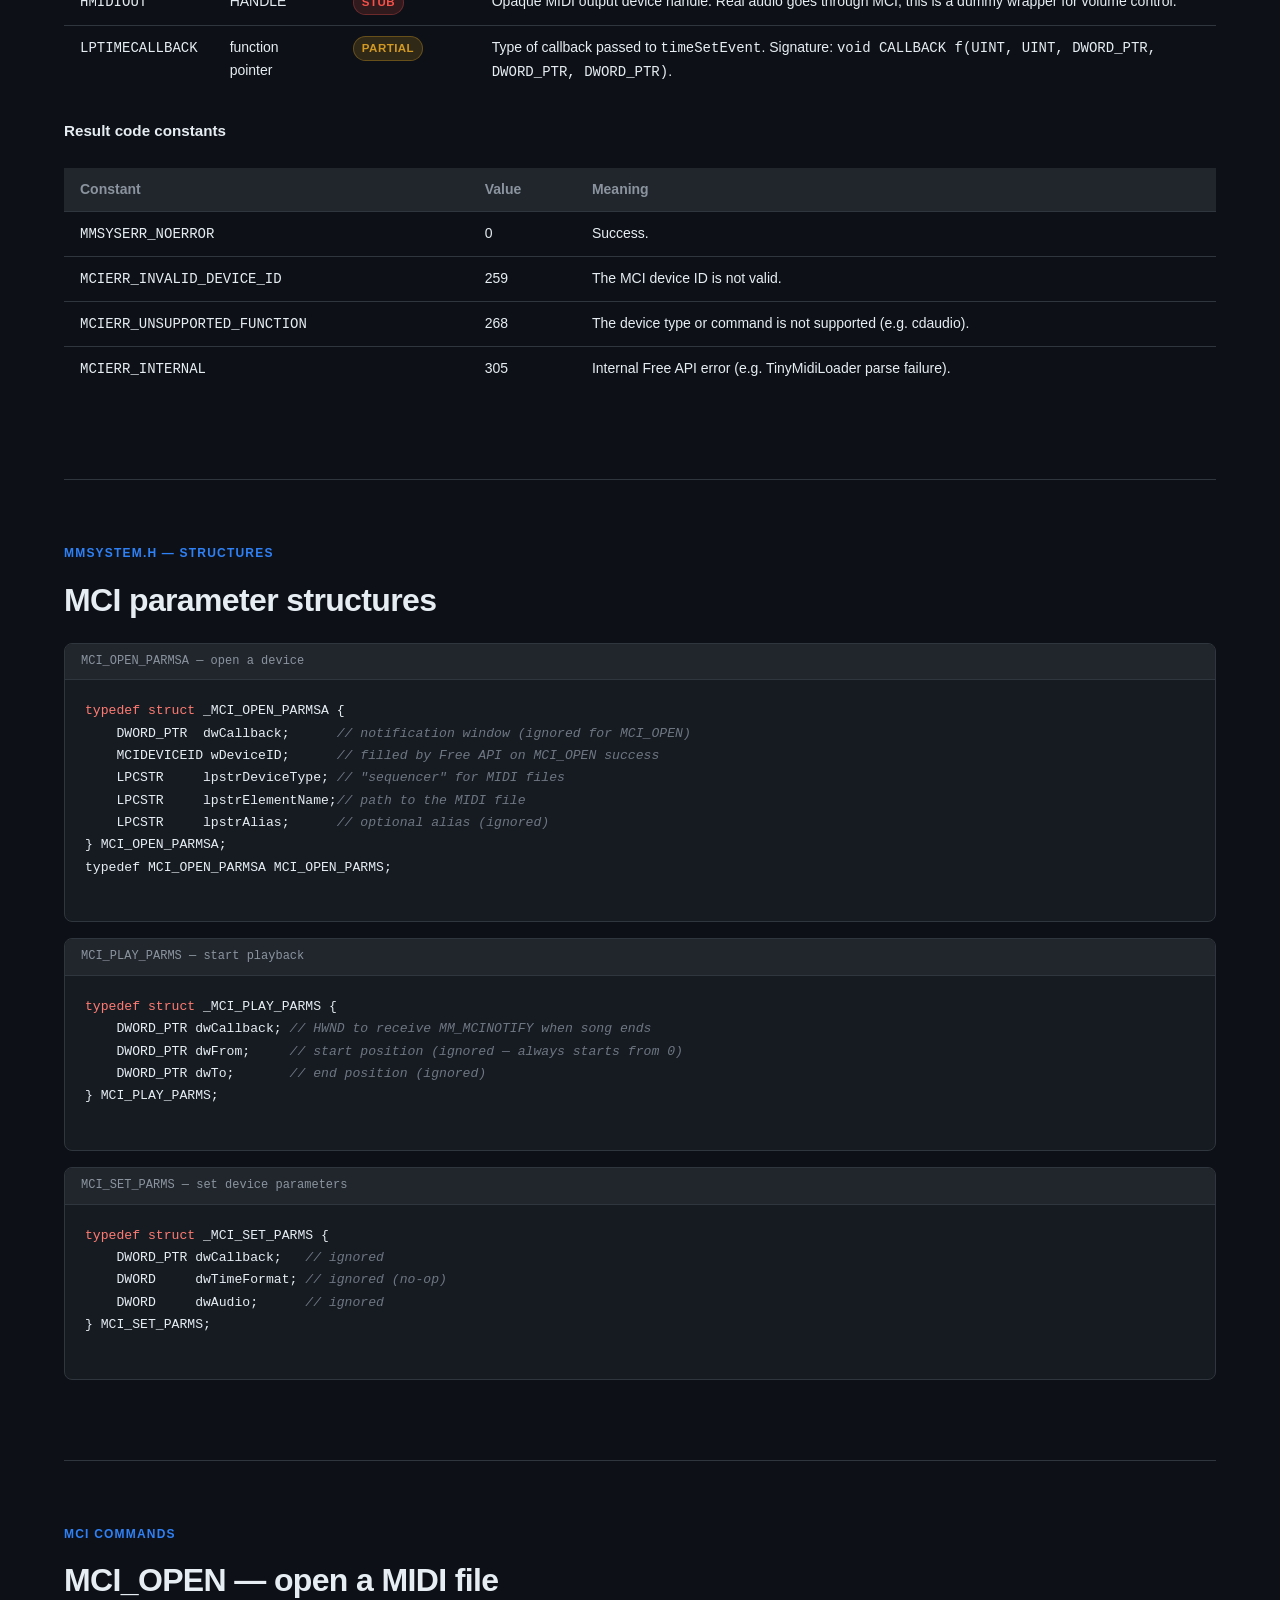
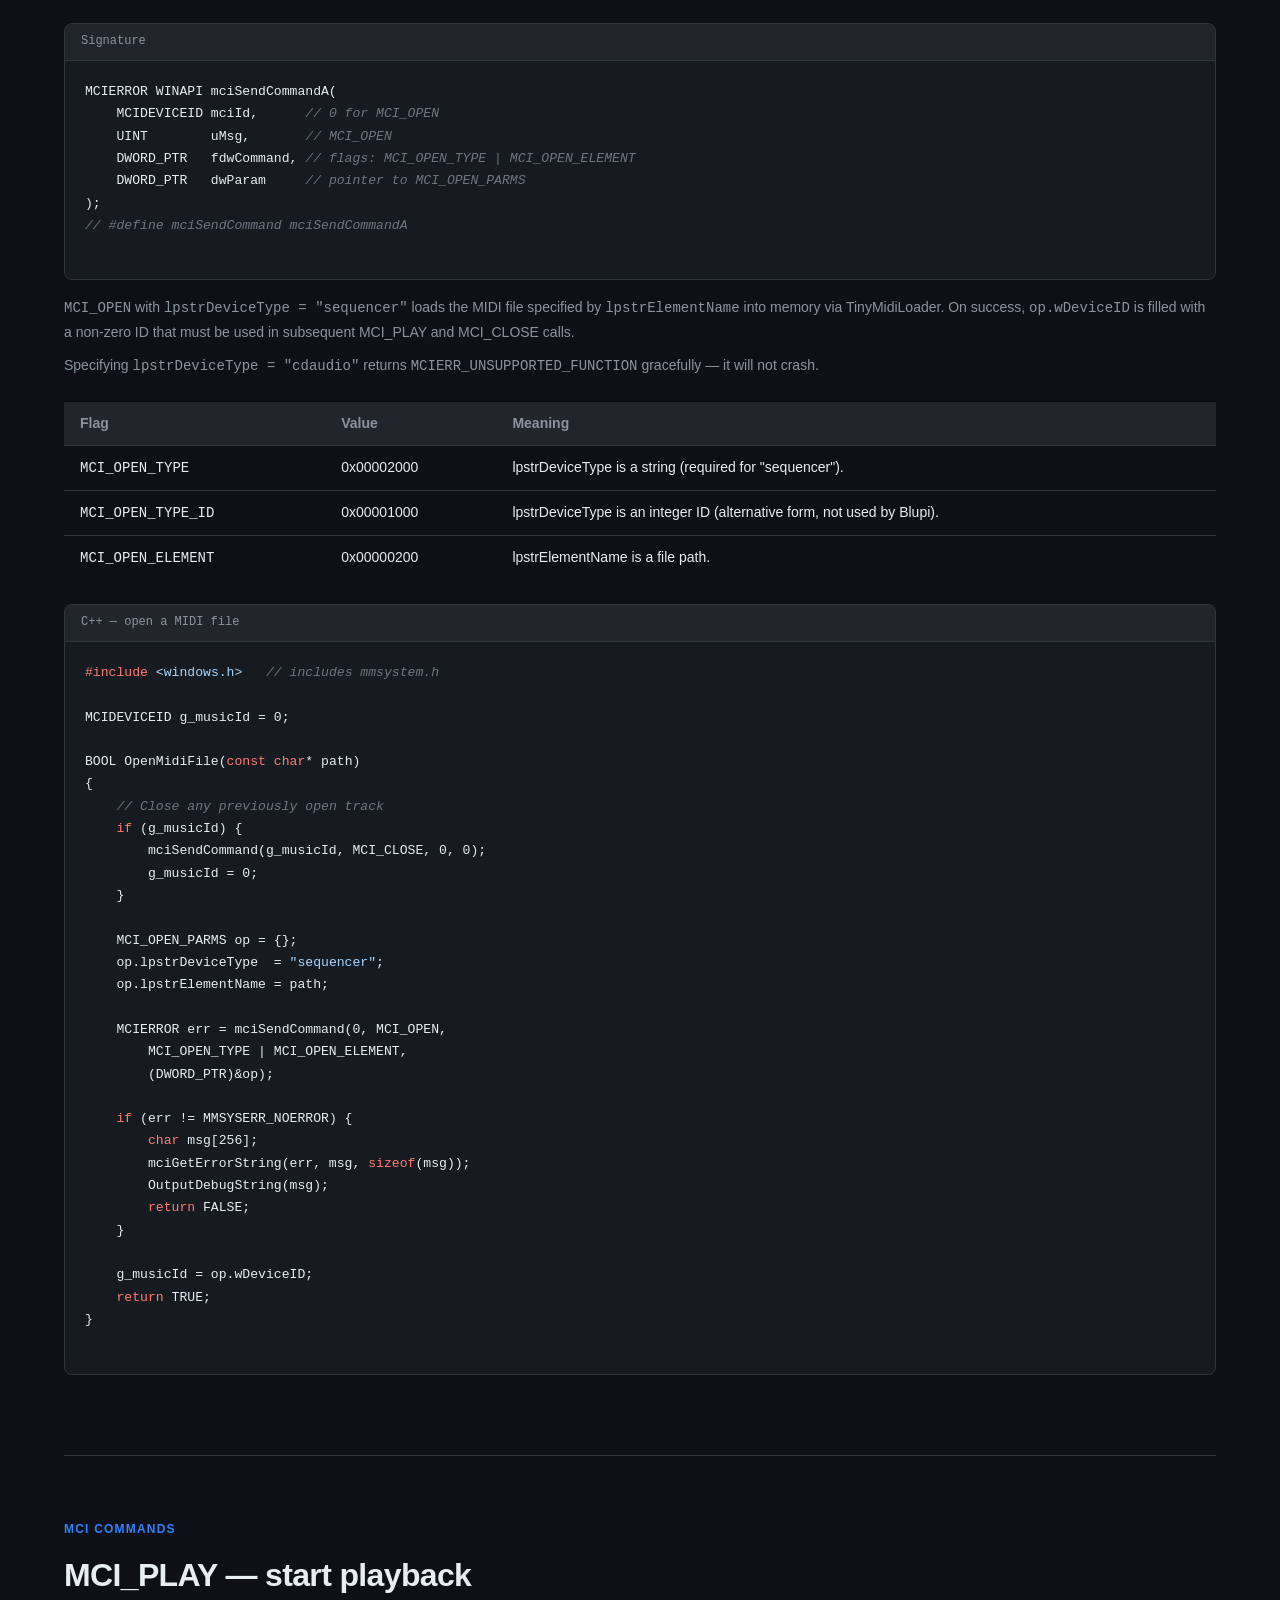
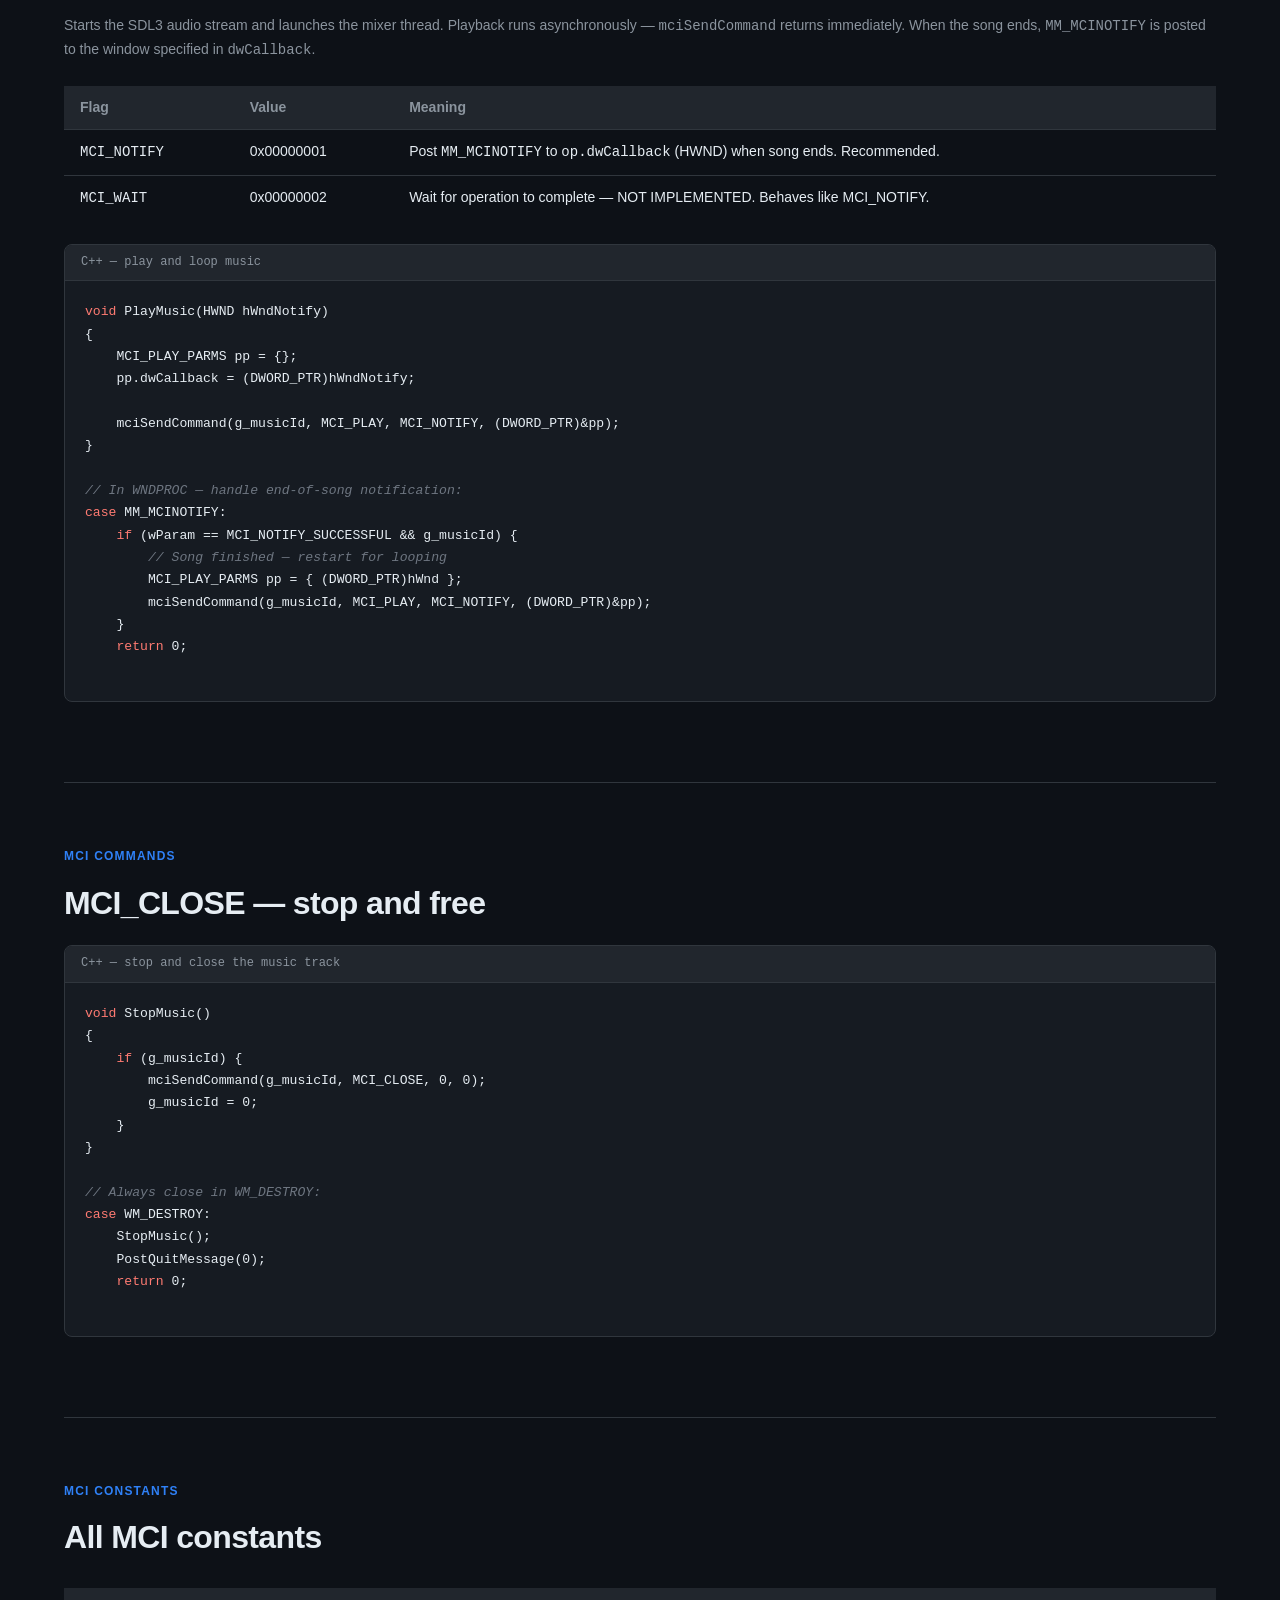
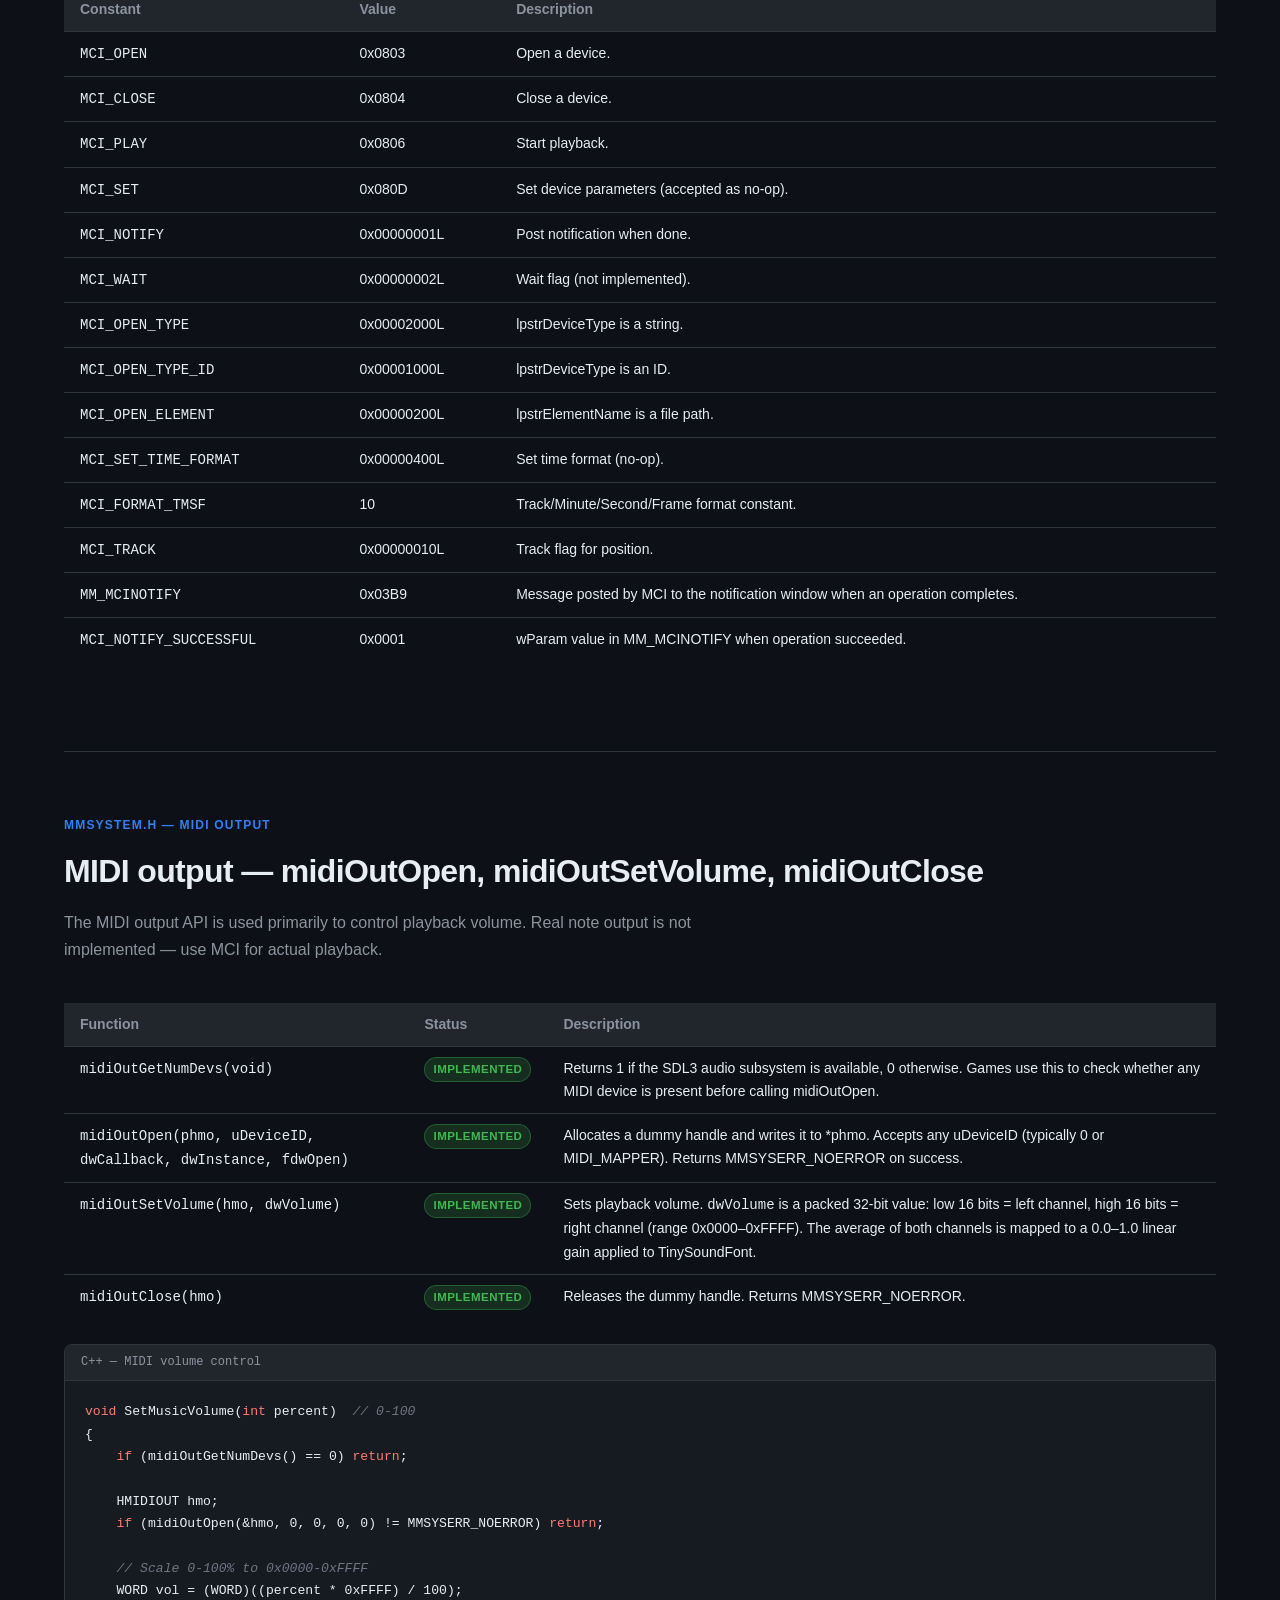
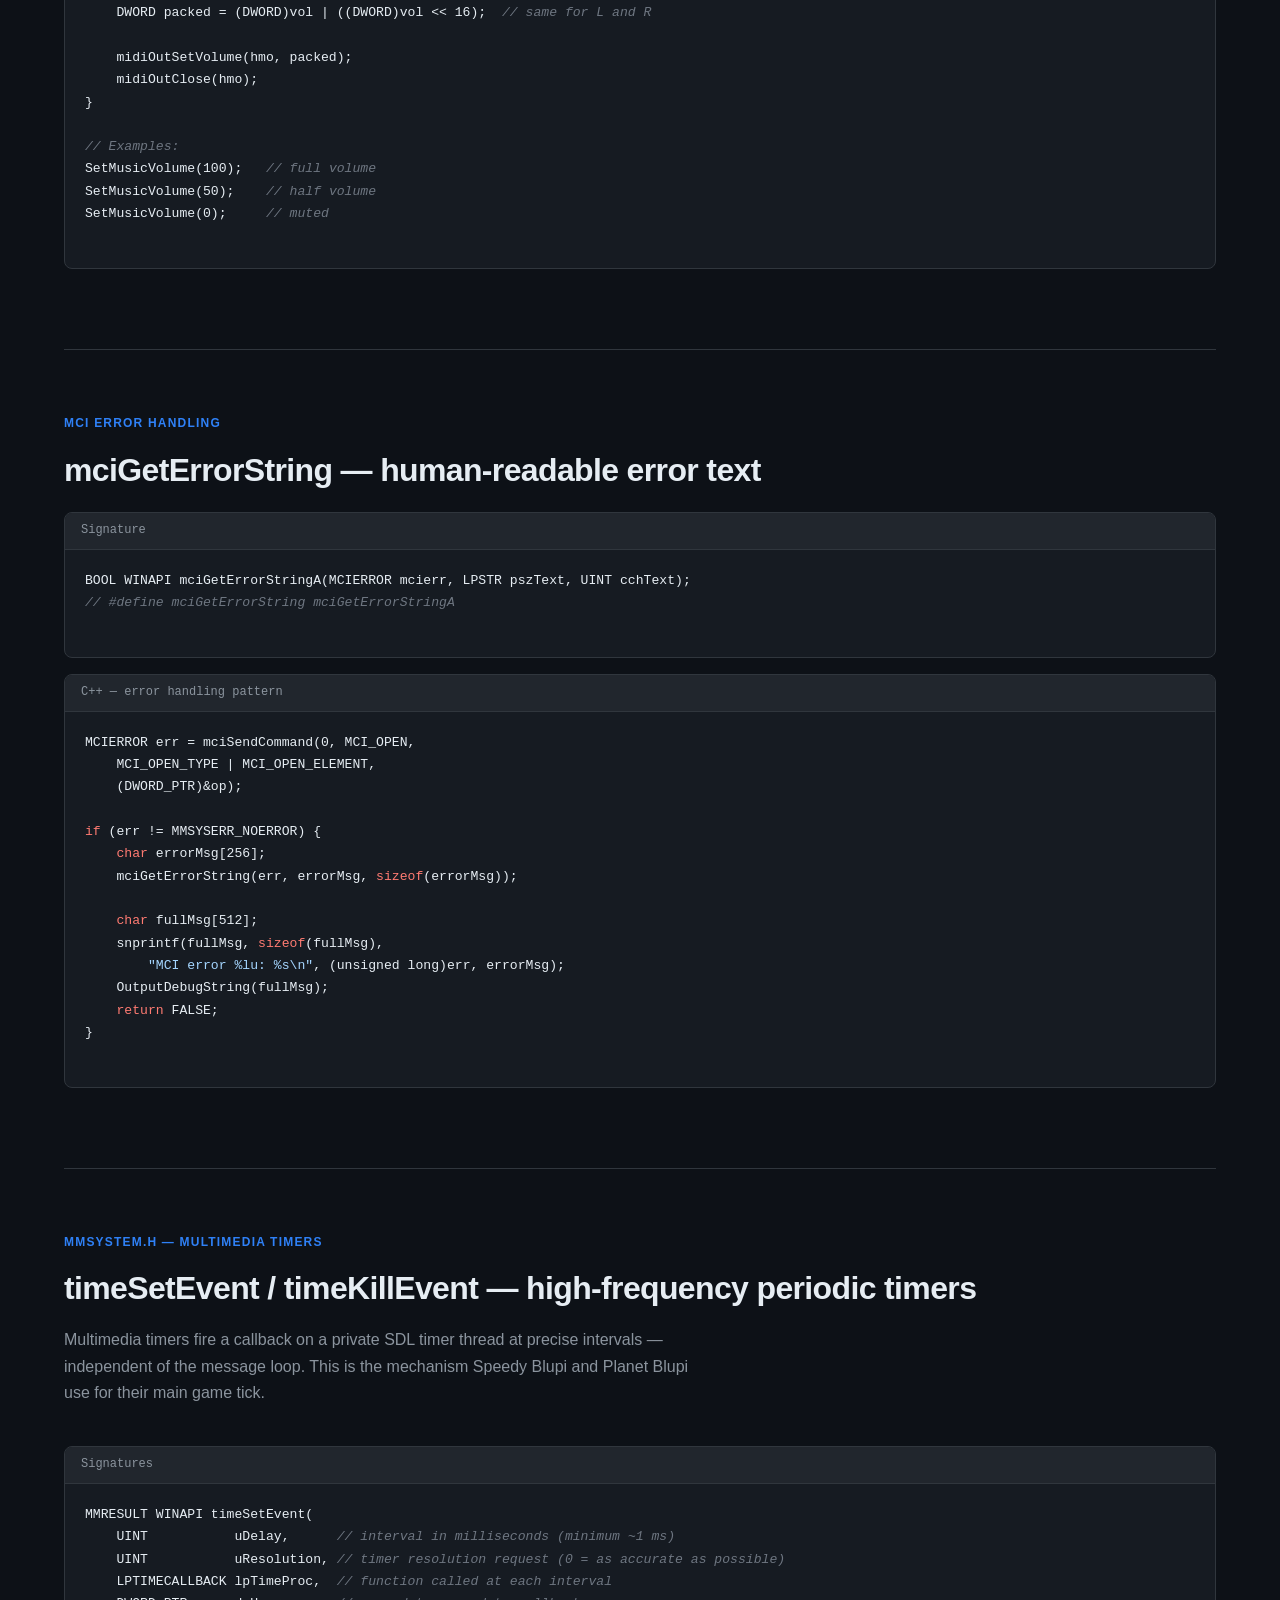
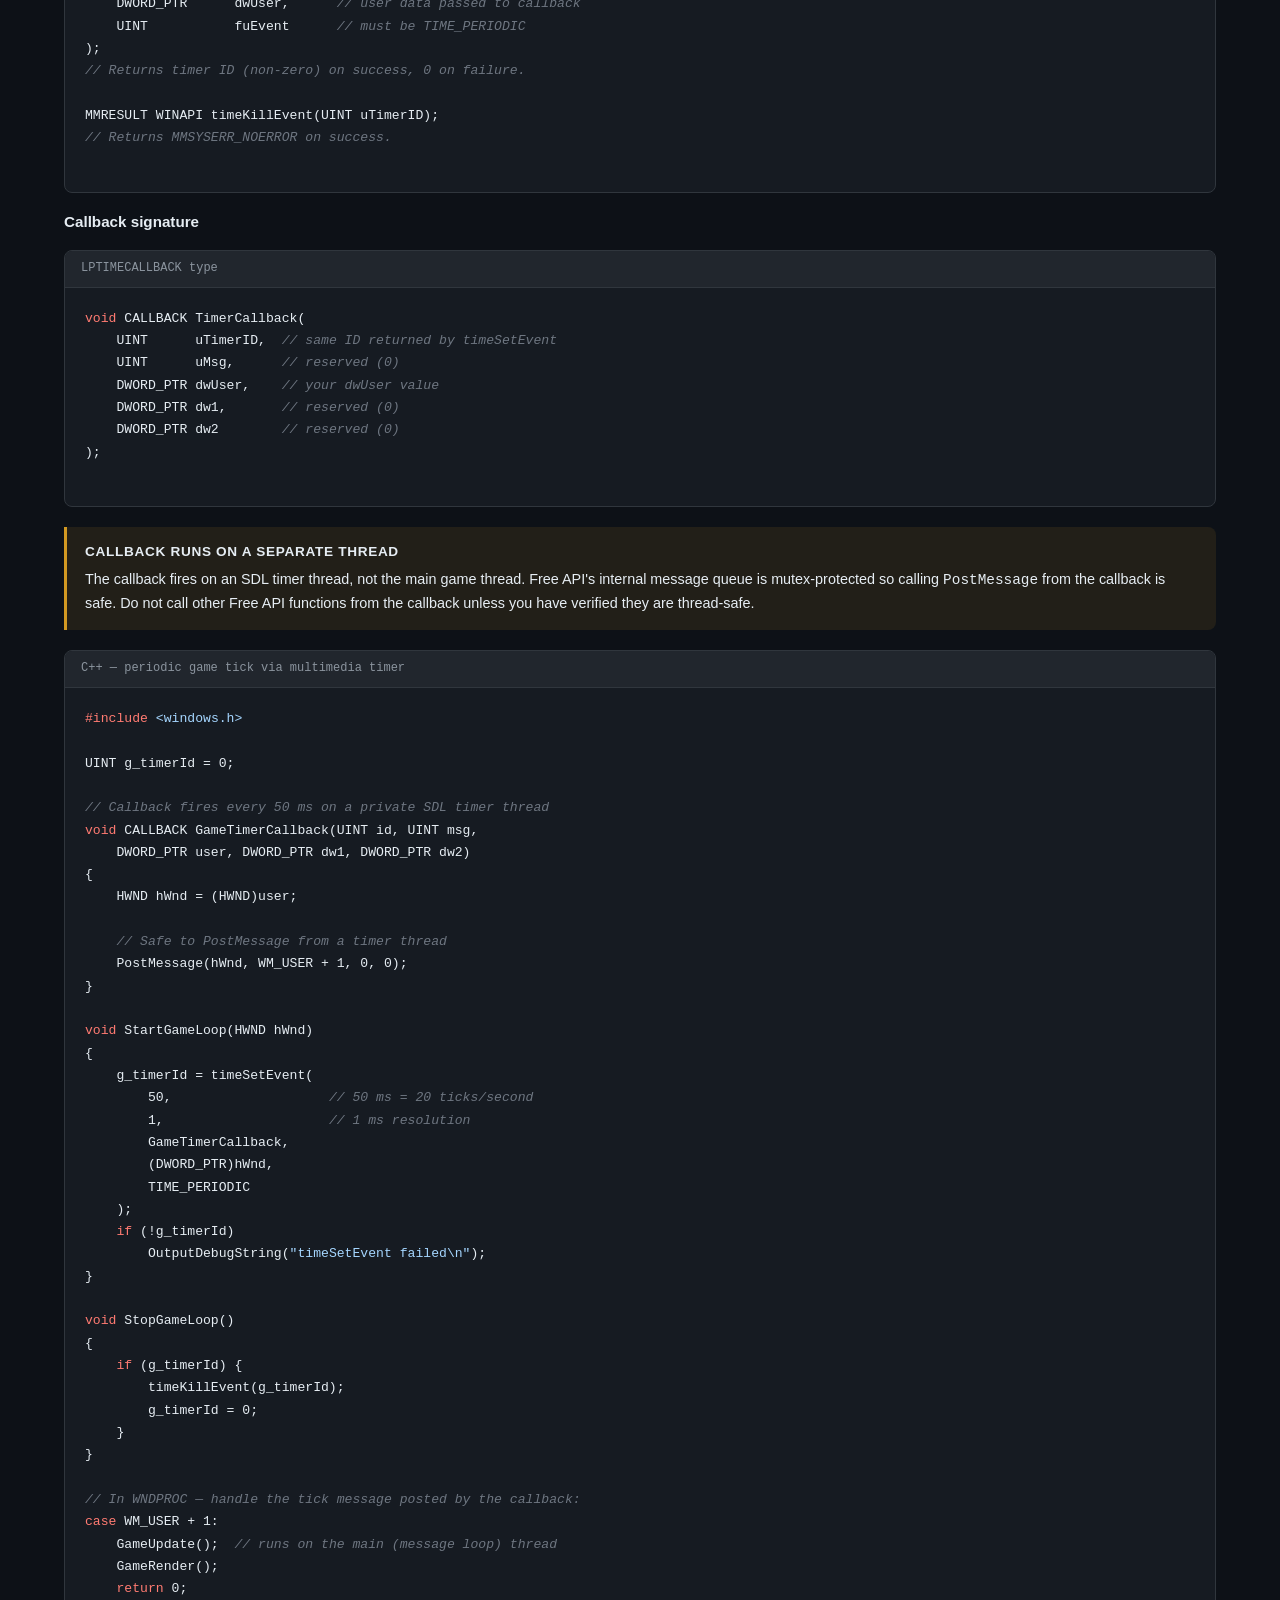
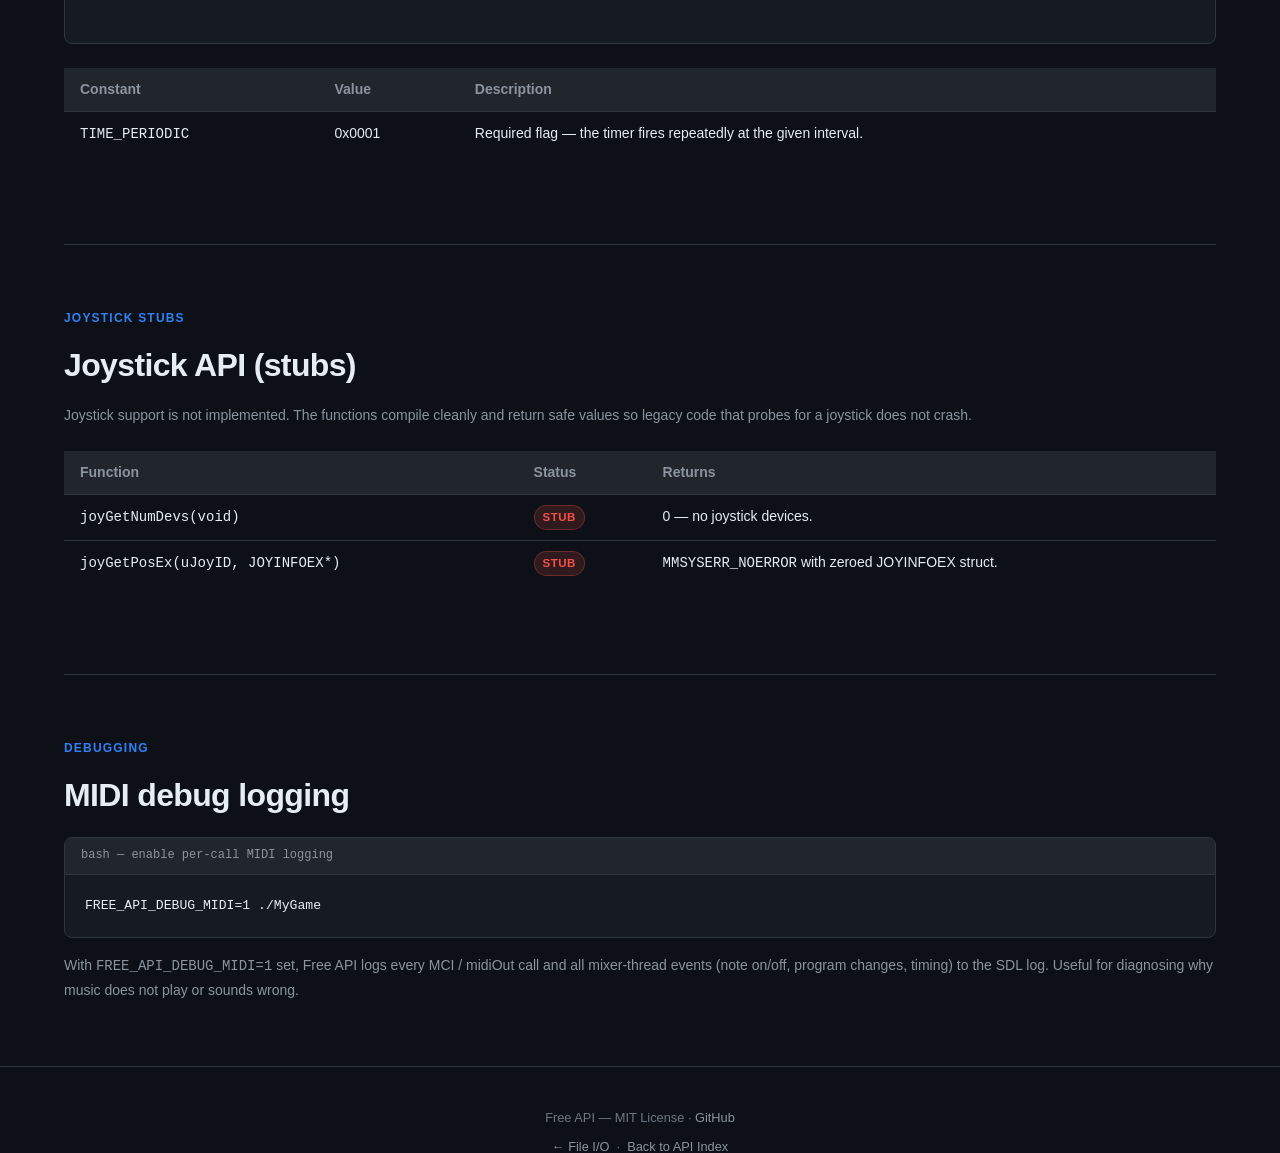
<file: api-mmsystem.html>
<!DOCTYPE html>
<html lang="en">
<head>
<meta charset="UTF-8">
<meta name="viewport" content="width=device-width, initial-scale=1.0">
<title>Multimedia — MIDI, MCI &amp; Timers — Free API Reference</title>
<link rel="stylesheet" href="style.css">
</head>
<body>

<header class="site-header">
  <div class="header-inner">
    <a class="logo" href="index.html">Free <span>API</span></a>
    <nav>
      <a href="index.html">Overview</a>
      <a href="api-reference.html" class="active">API Reference</a>
      <a href="integration.html">Integration Guide</a>
    </nav>
  </div>
</header>

<div class="api-subnav">
  <div class="api-subnav-inner">
    <a href="api-reference.html">Index</a>
    <a href="api-types.html">Types &amp; Handles</a>
    <a href="api-winuser.html">Window &amp; Input</a>
    <a href="api-wingdi.html">GDI</a>
    <a href="api-winbase.html">System &amp; Files</a>
    <a href="api-io.html">File I/O</a>
    <a href="api-mmsystem.html" class="active">Multimedia</a>
  </div>
</div>

<main class="main">

  <section style="padding-bottom:0;border:none;">
    <div class="section-label">mmsystem.h · digitalv.h</div>
    <h1 class="section-title">Multimedia — MIDI, MCI &amp; Timers</h1>
    <p class="section-sub">
      Free API implements MIDI music playback via TinySoundFont + TinyMidiLoader over
      an SDL3 audio stream, the MCI command API for sequencer devices, multimedia
      periodic timers, and MIDI output volume control.
    </p>
    <div class="callout">
      <strong>Include</strong>
      <code>mmsystem.h</code> is included automatically by <code>&lt;windows.h&gt;</code>.
      You only need <code>#include &lt;mmsystem.h&gt;</code> explicitly if you are not
      including <code>&lt;windows.h&gt;</code>.
    </div>
  </section>

  <!-- ── MIDI architecture ── -->
  <section id="architecture">
    <div class="section-label">Architecture</div>
    <h2 class="section-title">MIDI playback architecture</h2>

    <div class="arch-diagram">
      <pre>
Game calls <span class="hl">mciSendCommand(MCI_OPEN)</span>
    │
    ├─ TinyMidiLoader parses .mid file (Type 0 or Type 1)
    ├─ TinySoundFont loads .sf2 SoundFont for synthesis
    └─ SDL3 audio device opened (one shared device for all tracks)

Game calls <span class="hl">mciSendCommand(MCI_PLAY)</span>
    │
    ├─ Mixer thread starts
    │     ├─ advances MIDI time tick by tick
    │     ├─ sends Note On/Off, Program Change, Control Change to TinySoundFont
    │     └─ TinySoundFont synthesises stereo float PCM
    └─ SDL3 audio stream feeds PCM to OS audio driver

Song ends → <span class="hl2">MM_MCINOTIFY</span> posted to notification window

Game calls <span class="hl">mciSendCommand(MCI_CLOSE)</span>
    └─ stops mixer thread, frees MIDI data
      </pre>
    </div>

    <h3 style="font-size:.95rem;margin:20px 0 8px;">Vendored libraries</h3>
    <div class="api-table-wrap">
      <table>
        <thead><tr><th>Library</th><th>File</th><th>Version</th><th>Purpose</th></tr></thead>
        <tbody>
          <tr><td>TinySoundFont</td><td><code>external/tsf.h</code></td><td>v0.9</td><td>SoundFont 2 synthesiser — converts MIDI events to PCM audio. MIT license by Bernhard Schelling.</td></tr>
          <tr><td>TinyMidiLoader</td><td><code>external/tml.h</code></td><td>v0.7</td><td>MIDI file parser (Type 0 and Type 1). MIT license by Bernhard Schelling.</td></tr>
        </tbody>
      </table>
    </div>
  </section>

  <!-- ── SoundFont ── -->
  <section id="soundfont">
    <div class="section-label">SoundFont</div>
    <h2 class="section-title">SoundFont 2 (.sf2) requirement</h2>
    <p class="section-sub">
      MIDI synthesis requires a SoundFont 2 file that maps MIDI instrument numbers
      to audio samples. No SoundFont is bundled with Free API (copyright reasons).
    </p>

    <p style="color:var(--text-muted);font-size:.875rem;margin-bottom:12px;">
      Free API searches for a SoundFont in this order (first found wins):
    </p>
    <ol style="font-size:.875rem;color:var(--text-muted);padding-left:24px;display:flex;flex-direction:column;gap:8px;">
      <li><strong>Environment variable:</strong> <code>FREE_API_SOUNDFONT=/path/to/file.sf2</code></li>
      <li><strong>Relative path:</strong> <code>assets/soundfont/default.sf2</code></li>
      <li><strong>Relative path:</strong> <code>soundfont/default.sf2</code></li>
    </ol>

    <p style="color:var(--text-muted);font-size:.875rem;margin:16px 0;">
      If no SoundFont is found, <code>MCI_OPEN</code> still succeeds but playback is
      silent. A warning is printed to the SDL log:
    </p>
    <div class="code-block">
      <div class="code-header">SDL log warning (no SoundFont)</div>
      <pre>[midi] WARNING: No SoundFont found. Music will be silent.
Set FREE_API_SOUNDFONT=/path/to/file.sf2 or place default.sf2
in assets/soundfont/ or soundfont/.</pre>
    </div>

    <div class="callout info">
      <strong>Free SoundFonts suitable for testing</strong>
      <strong>GeneralUser GS</strong> (~30 MB, freely redistributable) — schristiancollins.com<br>
      <strong>FluidR3_GM</strong> — Debian/Ubuntu: <code>sudo apt install fluid-soundfont-gm</code><br>
      Path on Debian: <code>/usr/share/sounds/sf2/FluidR3_GM.sf2</code>
    </div>

    <div class="code-block">
      <div class="code-header">bash — set SoundFont via environment variable</div>
      <pre>
<span class="cm"># One-shot</span>
FREE_API_SOUNDFONT=/usr/share/sounds/sf2/FluidR3_GM.sf2 ./MyGame

<span class="cm"># Or export for the session</span>
export FREE_API_SOUNDFONT=/usr/share/sounds/sf2/FluidR3_GM.sf2
./MyGame
      </pre>
    </div>

    <div class="code-block">
      <div class="code-header">C++ — set SoundFont path from code</div>
      <pre>
<span class="cm">// Must be called before the first MCI_OPEN for it to take effect</span>
SetEnvironmentVariableA(<span class="st">"FREE_API_SOUNDFONT"</span>,
    <span class="st">"/usr/share/sounds/sf2/FluidR3_GM.sf2"</span>);
      </pre>
    </div>
  </section>

  <!-- ── MCI types ── -->
  <section id="types">
    <div class="section-label">mmsystem.h — types</div>
    <h2 class="section-title">MCI types and result codes</h2>

    <div class="api-table-wrap">
      <table>
        <thead><tr><th>Type</th><th>Underlying</th><th>Status</th><th>Description</th></tr></thead>
        <tbody>
          <tr><td><code>MMRESULT</code></td><td>UINT</td><td><span class="badge badge-implemented">IMPLEMENTED</span></td><td>Return type for WinMM API functions.</td></tr>
          <tr><td><code>MCIDEVICEID</code></td><td>UINT</td><td><span class="badge badge-partial">PARTIAL</span></td><td>Identifies an open MCI device (sequencer). Assigned by MCI_OPEN, freed by MCI_CLOSE.</td></tr>
          <tr><td><code>MCIERROR</code></td><td>DWORD</td><td><span class="badge badge-partial">PARTIAL</span></td><td>Error code returned by <code>mciSendCommandA</code>.</td></tr>
          <tr><td><code>HMIDIOUT</code></td><td>HANDLE</td><td><span class="badge badge-stub">STUB</span></td><td>Opaque MIDI output device handle. Real audio goes through MCI; this is a dummy wrapper for volume control.</td></tr>
          <tr><td><code>LPTIMECALLBACK</code></td><td>function pointer</td><td><span class="badge badge-partial">PARTIAL</span></td><td>Type of callback passed to <code>timeSetEvent</code>. Signature: <code>void CALLBACK f(UINT, UINT, DWORD_PTR, DWORD_PTR, DWORD_PTR)</code>.</td></tr>
        </tbody>
      </table>
    </div>

    <h3 style="font-size:.95rem;margin:20px 0 8px;">Result code constants</h3>
    <div class="api-table-wrap">
      <table>
        <thead><tr><th>Constant</th><th>Value</th><th>Meaning</th></tr></thead>
        <tbody>
          <tr><td><code>MMSYSERR_NOERROR</code></td><td>0</td><td>Success.</td></tr>
          <tr><td><code>MCIERR_INVALID_DEVICE_ID</code></td><td>259</td><td>The MCI device ID is not valid.</td></tr>
          <tr><td><code>MCIERR_UNSUPPORTED_FUNCTION</code></td><td>268</td><td>The device type or command is not supported (e.g. cdaudio).</td></tr>
          <tr><td><code>MCIERR_INTERNAL</code></td><td>305</td><td>Internal Free API error (e.g. TinyMidiLoader parse failure).</td></tr>
        </tbody>
      </table>
    </div>
  </section>

  <!-- ── MCI structures ── -->
  <section id="structs">
    <div class="section-label">mmsystem.h — structures</div>
    <h2 class="section-title">MCI parameter structures</h2>

    <div class="code-block">
      <div class="code-header">MCI_OPEN_PARMSA — open a device</div>
      <pre>
<span class="kw">typedef struct</span> _MCI_OPEN_PARMSA {
    DWORD_PTR  dwCallback;      <span class="cm">// notification window (ignored for MCI_OPEN)</span>
    MCIDEVICEID wDeviceID;      <span class="cm">// filled by Free API on MCI_OPEN success</span>
    LPCSTR     lpstrDeviceType; <span class="cm">// "sequencer" for MIDI files</span>
    LPCSTR     lpstrElementName;<span class="cm">// path to the MIDI file</span>
    LPCSTR     lpstrAlias;      <span class="cm">// optional alias (ignored)</span>
} MCI_OPEN_PARMSA;
typedef MCI_OPEN_PARMSA MCI_OPEN_PARMS;
      </pre>
    </div>

    <div class="code-block">
      <div class="code-header">MCI_PLAY_PARMS — start playback</div>
      <pre>
<span class="kw">typedef struct</span> _MCI_PLAY_PARMS {
    DWORD_PTR dwCallback; <span class="cm">// HWND to receive MM_MCINOTIFY when song ends</span>
    DWORD_PTR dwFrom;     <span class="cm">// start position (ignored — always starts from 0)</span>
    DWORD_PTR dwTo;       <span class="cm">// end position (ignored)</span>
} MCI_PLAY_PARMS;
      </pre>
    </div>

    <div class="code-block">
      <div class="code-header">MCI_SET_PARMS — set device parameters</div>
      <pre>
<span class="kw">typedef struct</span> _MCI_SET_PARMS {
    DWORD_PTR dwCallback;   <span class="cm">// ignored</span>
    DWORD     dwTimeFormat; <span class="cm">// ignored (no-op)</span>
    DWORD     dwAudio;      <span class="cm">// ignored</span>
} MCI_SET_PARMS;
      </pre>
    </div>
  </section>

  <!-- ── MCI_OPEN ── -->
  <section id="mci-open">
    <div class="section-label">MCI commands</div>
    <h2 class="section-title">MCI_OPEN — open a MIDI file</h2>

    <div class="code-block">
      <div class="code-header">Signature</div>
      <pre>
MCIERROR WINAPI mciSendCommandA(
    MCIDEVICEID mciId,      <span class="cm">// 0 for MCI_OPEN</span>
    UINT        uMsg,       <span class="cm">// MCI_OPEN</span>
    DWORD_PTR   fdwCommand, <span class="cm">// flags: MCI_OPEN_TYPE | MCI_OPEN_ELEMENT</span>
    DWORD_PTR   dwParam     <span class="cm">// pointer to MCI_OPEN_PARMS</span>
);
<span class="cm">// #define mciSendCommand mciSendCommandA</span>
      </pre>
    </div>

    <p style="color:var(--text-muted);font-size:.875rem;margin:10px 0;">
      <code>MCI_OPEN</code> with <code>lpstrDeviceType = "sequencer"</code> loads the MIDI file
      specified by <code>lpstrElementName</code> into memory via TinyMidiLoader.
      On success, <code>op.wDeviceID</code> is filled with a non-zero ID that must be used
      in subsequent MCI_PLAY and MCI_CLOSE calls.
    </p>
    <p style="color:var(--text-muted);font-size:.875rem;margin:10px 0 16px;">
      Specifying <code>lpstrDeviceType = "cdaudio"</code> returns
      <code>MCIERR_UNSUPPORTED_FUNCTION</code> gracefully — it will not crash.
    </p>

    <div class="api-table-wrap">
      <table>
        <thead><tr><th>Flag</th><th>Value</th><th>Meaning</th></tr></thead>
        <tbody>
          <tr><td><code>MCI_OPEN_TYPE</code></td><td>0x00002000</td><td>lpstrDeviceType is a string (required for "sequencer").</td></tr>
          <tr><td><code>MCI_OPEN_TYPE_ID</code></td><td>0x00001000</td><td>lpstrDeviceType is an integer ID (alternative form, not used by Blupi).</td></tr>
          <tr><td><code>MCI_OPEN_ELEMENT</code></td><td>0x00000200</td><td>lpstrElementName is a file path.</td></tr>
        </tbody>
      </table>
    </div>

    <div class="code-block">
      <div class="code-header">C++ — open a MIDI file</div>
      <pre>
<span class="pp">#include</span> <span class="st">&lt;windows.h&gt;</span>   <span class="cm">// includes mmsystem.h</span>

MCIDEVICEID g_musicId = 0;

BOOL OpenMidiFile(<span class="kw">const</span> <span class="kw">char</span>* path)
{
    <span class="cm">// Close any previously open track</span>
    <span class="kw">if</span> (g_musicId) {
        mciSendCommand(g_musicId, MCI_CLOSE, 0, 0);
        g_musicId = 0;
    }

    MCI_OPEN_PARMS op = {};
    op.lpstrDeviceType  = <span class="st">"sequencer"</span>;
    op.lpstrElementName = path;

    MCIERROR err = mciSendCommand(0, MCI_OPEN,
        MCI_OPEN_TYPE | MCI_OPEN_ELEMENT,
        (DWORD_PTR)&amp;op);

    <span class="kw">if</span> (err != MMSYSERR_NOERROR) {
        <span class="kw">char</span> msg[256];
        mciGetErrorString(err, msg, <span class="kw">sizeof</span>(msg));
        OutputDebugString(msg);
        <span class="kw">return</span> FALSE;
    }

    g_musicId = op.wDeviceID;
    <span class="kw">return</span> TRUE;
}
      </pre>
    </div>
  </section>

  <!-- ── MCI_PLAY ── -->
  <section id="mci-play">
    <div class="section-label">MCI commands</div>
    <h2 class="section-title">MCI_PLAY — start playback</h2>

    <p style="color:var(--text-muted);font-size:.875rem;margin-bottom:16px;">
      Starts the SDL3 audio stream and launches the mixer thread. Playback runs
      asynchronously — <code>mciSendCommand</code> returns immediately.
      When the song ends, <code>MM_MCINOTIFY</code> is posted to the window specified
      in <code>dwCallback</code>.
    </p>

    <div class="api-table-wrap">
      <table>
        <thead><tr><th>Flag</th><th>Value</th><th>Meaning</th></tr></thead>
        <tbody>
          <tr><td><code>MCI_NOTIFY</code></td><td>0x00000001</td><td>Post <code>MM_MCINOTIFY</code> to <code>op.dwCallback</code> (HWND) when song ends. Recommended.</td></tr>
          <tr><td><code>MCI_WAIT</code></td><td>0x00000002</td><td>Wait for operation to complete — NOT IMPLEMENTED. Behaves like MCI_NOTIFY.</td></tr>
        </tbody>
      </table>
    </div>

    <div class="code-block">
      <div class="code-header">C++ — play and loop music</div>
      <pre>
<span class="kw">void</span> PlayMusic(HWND hWndNotify)
{
    MCI_PLAY_PARMS pp = {};
    pp.dwCallback = (DWORD_PTR)hWndNotify;

    mciSendCommand(g_musicId, MCI_PLAY, MCI_NOTIFY, (DWORD_PTR)&amp;pp);
}

<span class="cm">// In WNDPROC — handle end-of-song notification:</span>
<span class="kw">case</span> MM_MCINOTIFY:
    <span class="kw">if</span> (wParam == MCI_NOTIFY_SUCCESSFUL &amp;&amp; g_musicId) {
        <span class="cm">// Song finished — restart for looping</span>
        MCI_PLAY_PARMS pp = { (DWORD_PTR)hWnd };
        mciSendCommand(g_musicId, MCI_PLAY, MCI_NOTIFY, (DWORD_PTR)&amp;pp);
    }
    <span class="kw">return</span> 0;
      </pre>
    </div>
  </section>

  <!-- ── MCI_CLOSE ── -->
  <section id="mci-close">
    <div class="section-label">MCI commands</div>
    <h2 class="section-title">MCI_CLOSE — stop and free</h2>

    <div class="code-block">
      <div class="code-header">C++ — stop and close the music track</div>
      <pre>
<span class="kw">void</span> StopMusic()
{
    <span class="kw">if</span> (g_musicId) {
        mciSendCommand(g_musicId, MCI_CLOSE, 0, 0);
        g_musicId = 0;
    }
}

<span class="cm">// Always close in WM_DESTROY:</span>
<span class="kw">case</span> WM_DESTROY:
    StopMusic();
    PostQuitMessage(0);
    <span class="kw">return</span> 0;
      </pre>
    </div>
  </section>

  <!-- ── MCI constants ── -->
  <section id="mci-constants">
    <div class="section-label">MCI constants</div>
    <h2 class="section-title">All MCI constants</h2>

    <div class="api-table-wrap">
      <table>
        <thead><tr><th>Constant</th><th>Value</th><th>Description</th></tr></thead>
        <tbody>
          <tr><td><code>MCI_OPEN</code></td><td>0x0803</td><td>Open a device.</td></tr>
          <tr><td><code>MCI_CLOSE</code></td><td>0x0804</td><td>Close a device.</td></tr>
          <tr><td><code>MCI_PLAY</code></td><td>0x0806</td><td>Start playback.</td></tr>
          <tr><td><code>MCI_SET</code></td><td>0x080D</td><td>Set device parameters (accepted as no-op).</td></tr>
          <tr><td><code>MCI_NOTIFY</code></td><td>0x00000001L</td><td>Post notification when done.</td></tr>
          <tr><td><code>MCI_WAIT</code></td><td>0x00000002L</td><td>Wait flag (not implemented).</td></tr>
          <tr><td><code>MCI_OPEN_TYPE</code></td><td>0x00002000L</td><td>lpstrDeviceType is a string.</td></tr>
          <tr><td><code>MCI_OPEN_TYPE_ID</code></td><td>0x00001000L</td><td>lpstrDeviceType is an ID.</td></tr>
          <tr><td><code>MCI_OPEN_ELEMENT</code></td><td>0x00000200L</td><td>lpstrElementName is a file path.</td></tr>
          <tr><td><code>MCI_SET_TIME_FORMAT</code></td><td>0x00000400L</td><td>Set time format (no-op).</td></tr>
          <tr><td><code>MCI_FORMAT_TMSF</code></td><td>10</td><td>Track/Minute/Second/Frame format constant.</td></tr>
          <tr><td><code>MCI_TRACK</code></td><td>0x00000010L</td><td>Track flag for position.</td></tr>
          <tr><td><code>MM_MCINOTIFY</code></td><td>0x03B9</td><td>Message posted by MCI to the notification window when an operation completes.</td></tr>
          <tr><td><code>MCI_NOTIFY_SUCCESSFUL</code></td><td>0x0001</td><td>wParam value in MM_MCINOTIFY when operation succeeded.</td></tr>
        </tbody>
      </table>
    </div>
  </section>

  <!-- ── midiOut ── -->
  <section id="midiout">
    <div class="section-label">mmsystem.h — MIDI output</div>
    <h2 class="section-title">MIDI output — midiOutOpen, midiOutSetVolume, midiOutClose</h2>
    <p class="section-sub">
      The MIDI output API is used primarily to control playback volume. Real note
      output is not implemented — use MCI for actual playback.
    </p>

    <div class="api-table-wrap">
      <table>
        <thead><tr><th>Function</th><th>Status</th><th>Description</th></tr></thead>
        <tbody>
          <tr>
            <td><code>midiOutGetNumDevs(void)</code></td>
            <td><span class="badge badge-implemented">IMPLEMENTED</span></td>
            <td>Returns 1 if the SDL3 audio subsystem is available, 0 otherwise. Games use this to check whether any MIDI device is present before calling midiOutOpen.</td>
          </tr>
          <tr>
            <td><code>midiOutOpen(phmo, uDeviceID, dwCallback, dwInstance, fdwOpen)</code></td>
            <td><span class="badge badge-implemented">IMPLEMENTED</span></td>
            <td>Allocates a dummy handle and writes it to *phmo. Accepts any uDeviceID (typically 0 or MIDI_MAPPER). Returns MMSYSERR_NOERROR on success.</td>
          </tr>
          <tr>
            <td><code>midiOutSetVolume(hmo, dwVolume)</code></td>
            <td><span class="badge badge-implemented">IMPLEMENTED</span></td>
            <td>Sets playback volume. <code>dwVolume</code> is a packed 32-bit value: low 16 bits = left channel, high 16 bits = right channel (range 0x0000–0xFFFF). The average of both channels is mapped to a 0.0–1.0 linear gain applied to TinySoundFont.</td>
          </tr>
          <tr>
            <td><code>midiOutClose(hmo)</code></td>
            <td><span class="badge badge-implemented">IMPLEMENTED</span></td>
            <td>Releases the dummy handle. Returns MMSYSERR_NOERROR.</td>
          </tr>
        </tbody>
      </table>
    </div>

    <div class="code-block">
      <div class="code-header">C++ — MIDI volume control</div>
      <pre>
<span class="kw">void</span> SetMusicVolume(<span class="kw">int</span> percent)  <span class="cm">// 0-100</span>
{
    <span class="kw">if</span> (midiOutGetNumDevs() == 0) <span class="kw">return</span>;

    HMIDIOUT hmo;
    <span class="kw">if</span> (midiOutOpen(&amp;hmo, 0, 0, 0, 0) != MMSYSERR_NOERROR) <span class="kw">return</span>;

    <span class="cm">// Scale 0-100% to 0x0000-0xFFFF</span>
    WORD vol = (WORD)((percent * 0xFFFF) / 100);
    DWORD packed = (DWORD)vol | ((DWORD)vol &lt;&lt; 16);  <span class="cm">// same for L and R</span>

    midiOutSetVolume(hmo, packed);
    midiOutClose(hmo);
}

<span class="cm">// Examples:</span>
SetMusicVolume(100);   <span class="cm">// full volume</span>
SetMusicVolume(50);    <span class="cm">// half volume</span>
SetMusicVolume(0);     <span class="cm">// muted</span>
      </pre>
    </div>
  </section>

  <!-- ── mciGetErrorString ── -->
  <section id="mcierror">
    <div class="section-label">MCI error handling</div>
    <h2 class="section-title">mciGetErrorString — human-readable error text</h2>

    <div class="code-block">
      <div class="code-header">Signature</div>
      <pre>
BOOL WINAPI mciGetErrorStringA(MCIERROR mcierr, LPSTR pszText, UINT cchText);
<span class="cm">// #define mciGetErrorString mciGetErrorStringA</span>
      </pre>
    </div>

    <div class="code-block">
      <div class="code-header">C++ — error handling pattern</div>
      <pre>
MCIERROR err = mciSendCommand(0, MCI_OPEN,
    MCI_OPEN_TYPE | MCI_OPEN_ELEMENT,
    (DWORD_PTR)&amp;op);

<span class="kw">if</span> (err != MMSYSERR_NOERROR) {
    <span class="kw">char</span> errorMsg[256];
    mciGetErrorString(err, errorMsg, <span class="kw">sizeof</span>(errorMsg));

    <span class="kw">char</span> fullMsg[512];
    snprintf(fullMsg, <span class="kw">sizeof</span>(fullMsg),
        <span class="st">"MCI error %lu: %s\n"</span>, (unsigned long)err, errorMsg);
    OutputDebugString(fullMsg);
    <span class="kw">return</span> FALSE;
}
      </pre>
    </div>
  </section>

  <!-- ── Multimedia timers ── -->
  <section id="mmtimers">
    <div class="section-label">mmsystem.h — multimedia timers</div>
    <h2 class="section-title">timeSetEvent / timeKillEvent — high-frequency periodic timers</h2>
    <p class="section-sub">
      Multimedia timers fire a callback on a private SDL timer thread at precise
      intervals — independent of the message loop. This is the mechanism Speedy Blupi
      and Planet Blupi use for their main game tick.
    </p>

    <div class="code-block">
      <div class="code-header">Signatures</div>
      <pre>
MMRESULT WINAPI timeSetEvent(
    UINT           uDelay,      <span class="cm">// interval in milliseconds (minimum ~1 ms)</span>
    UINT           uResolution, <span class="cm">// timer resolution request (0 = as accurate as possible)</span>
    LPTIMECALLBACK lpTimeProc,  <span class="cm">// function called at each interval</span>
    DWORD_PTR      dwUser,      <span class="cm">// user data passed to callback</span>
    UINT           fuEvent      <span class="cm">// must be TIME_PERIODIC</span>
);
<span class="cm">// Returns timer ID (non-zero) on success, 0 on failure.</span>

MMRESULT WINAPI timeKillEvent(UINT uTimerID);
<span class="cm">// Returns MMSYSERR_NOERROR on success.</span>
      </pre>
    </div>

    <h3 style="font-size:.95rem;margin:16px 0 8px;">Callback signature</h3>
    <div class="code-block">
      <div class="code-header">LPTIMECALLBACK type</div>
      <pre>
<span class="kw">void</span> CALLBACK TimerCallback(
    UINT      uTimerID,  <span class="cm">// same ID returned by timeSetEvent</span>
    UINT      uMsg,      <span class="cm">// reserved (0)</span>
    DWORD_PTR dwUser,    <span class="cm">// your dwUser value</span>
    DWORD_PTR dw1,       <span class="cm">// reserved (0)</span>
    DWORD_PTR dw2        <span class="cm">// reserved (0)</span>
);
      </pre>
    </div>

    <div class="callout warn">
      <strong>Callback runs on a separate thread</strong>
      The callback fires on an SDL timer thread, not the main game thread.
      Free API's internal message queue is mutex-protected so calling
      <code>PostMessage</code> from the callback is safe. Do not call other
      Free API functions from the callback unless you have verified they are thread-safe.
    </div>

    <div class="code-block">
      <div class="code-header">C++ — periodic game tick via multimedia timer</div>
      <pre>
<span class="pp">#include</span> <span class="st">&lt;windows.h&gt;</span>

UINT g_timerId = 0;

<span class="cm">// Callback fires every 50 ms on a private SDL timer thread</span>
<span class="kw">void</span> CALLBACK GameTimerCallback(UINT id, UINT msg,
    DWORD_PTR user, DWORD_PTR dw1, DWORD_PTR dw2)
{
    HWND hWnd = (HWND)user;

    <span class="cm">// Safe to PostMessage from a timer thread</span>
    PostMessage(hWnd, WM_USER + 1, 0, 0);
}

<span class="kw">void</span> StartGameLoop(HWND hWnd)
{
    g_timerId = timeSetEvent(
        50,                    <span class="cm">// 50 ms = 20 ticks/second</span>
        1,                     <span class="cm">// 1 ms resolution</span>
        GameTimerCallback,
        (DWORD_PTR)hWnd,
        TIME_PERIODIC
    );
    <span class="kw">if</span> (!g_timerId)
        OutputDebugString(<span class="st">"timeSetEvent failed\n"</span>);
}

<span class="kw">void</span> StopGameLoop()
{
    <span class="kw">if</span> (g_timerId) {
        timeKillEvent(g_timerId);
        g_timerId = 0;
    }
}

<span class="cm">// In WNDPROC — handle the tick message posted by the callback:</span>
<span class="kw">case</span> WM_USER + 1:
    GameUpdate();  <span class="cm">// runs on the main (message loop) thread</span>
    GameRender();
    <span class="kw">return</span> 0;
      </pre>
    </div>

    <div class="api-table-wrap" style="margin-top:24px;">
      <table>
        <thead><tr><th>Constant</th><th>Value</th><th>Description</th></tr></thead>
        <tbody>
          <tr><td><code>TIME_PERIODIC</code></td><td>0x0001</td><td>Required flag — the timer fires repeatedly at the given interval.</td></tr>
        </tbody>
      </table>
    </div>
  </section>

  <!-- ── Joystick stubs ── -->
  <section id="joystick">
    <div class="section-label">Joystick stubs</div>
    <h2 class="section-title">Joystick API (stubs)</h2>
    <p style="color:var(--text-muted);font-size:.875rem;margin-bottom:16px;">
      Joystick support is not implemented. The functions compile cleanly and return
      safe values so legacy code that probes for a joystick does not crash.
    </p>
    <div class="api-table-wrap">
      <table>
        <thead><tr><th>Function</th><th>Status</th><th>Returns</th></tr></thead>
        <tbody>
          <tr><td><code>joyGetNumDevs(void)</code></td><td><span class="badge badge-stub">STUB</span></td><td>0 — no joystick devices.</td></tr>
          <tr><td><code>joyGetPosEx(uJoyID, JOYINFOEX*)</code></td><td><span class="badge badge-stub">STUB</span></td><td><code>MMSYSERR_NOERROR</code> with zeroed JOYINFOEX struct.</td></tr>
        </tbody>
      </table>
    </div>
  </section>

  <!-- ── Debug ── -->
  <section id="debug">
    <div class="section-label">Debugging</div>
    <h2 class="section-title">MIDI debug logging</h2>
    <div class="code-block">
      <div class="code-header">bash — enable per-call MIDI logging</div>
      <pre>FREE_API_DEBUG_MIDI=1 ./MyGame</pre>
    </div>
    <p style="color:var(--text-muted);font-size:.875rem;margin-top:12px;">
      With <code>FREE_API_DEBUG_MIDI=1</code> set, Free API logs every MCI / midiOut
      call and all mixer-thread events (note on/off, program changes, timing) to the
      SDL log. Useful for diagnosing why music does not play or sounds wrong.
    </p>
  </section>

</main>

<footer>
  <p>Free API — MIT License · <a href="https://github.com/openeggbert/free-api">GitHub</a></p>
  <p style="margin-top:8px;"><a href="api-io.html">← File I/O</a> &nbsp;·&nbsp; <a href="api-reference.html">Back to API Index</a></p>
</footer>
</body>
</html>
</file>
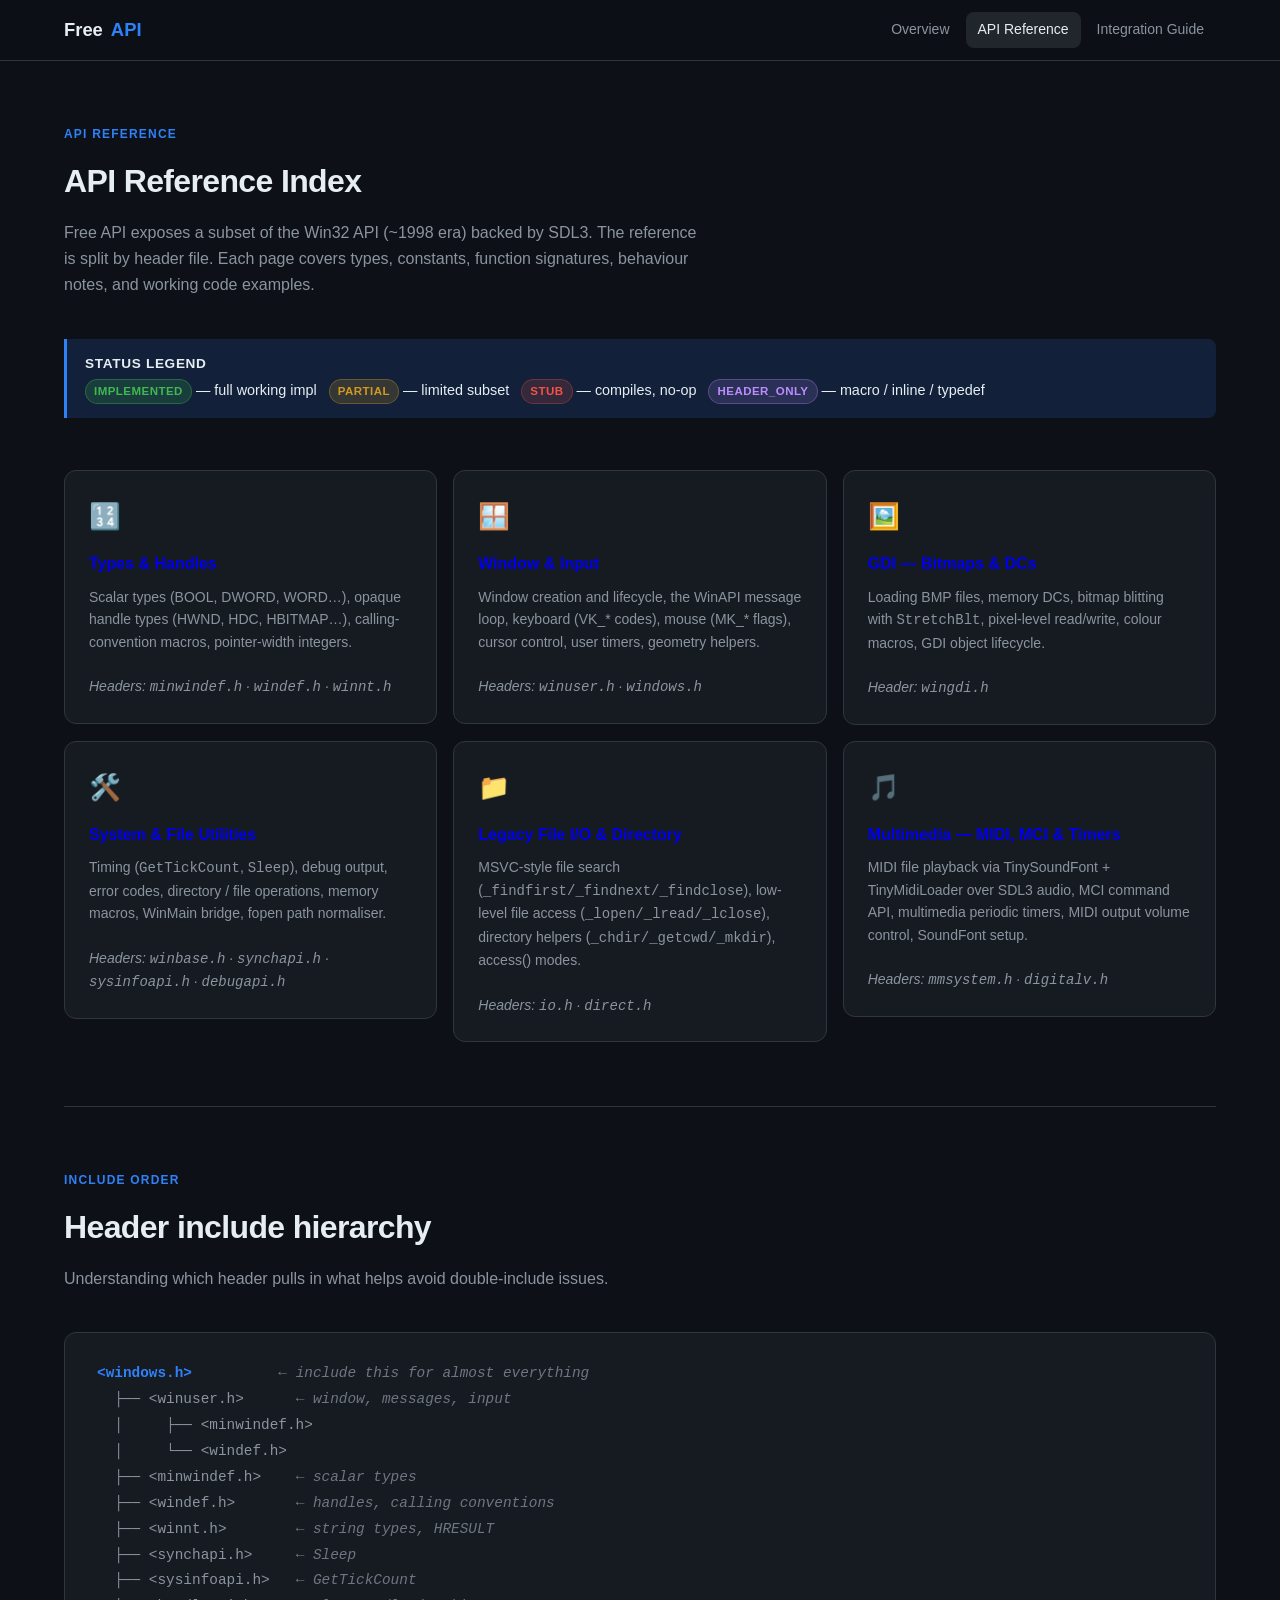
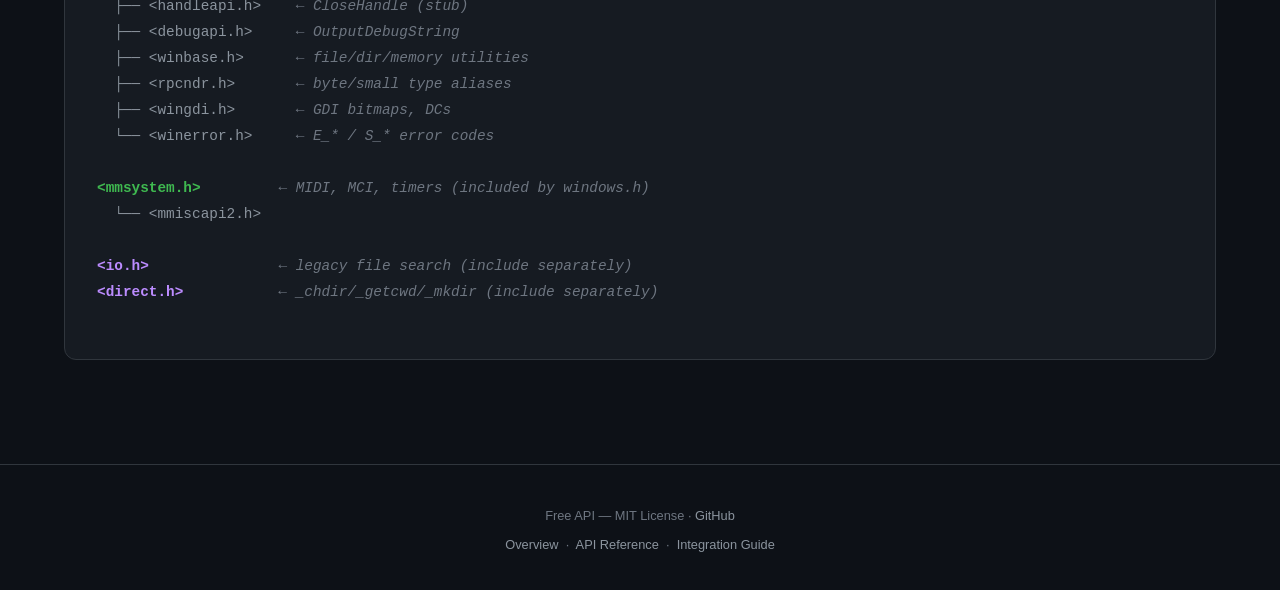
<file: api-reference.html>
<!DOCTYPE html>
<html lang="en">
<head>
<meta charset="UTF-8">
<meta name="viewport" content="width=device-width, initial-scale=1.0">
<title>API Reference — Free API</title>
<link rel="stylesheet" href="style.css">
</head>
<body>

<header class="site-header">
  <div class="header-inner">
    <a class="logo" href="index.html">Free <span>API</span></a>
    <nav>
      <a href="index.html">Overview</a>
      <a href="api-reference.html" class="active">API Reference</a>
      <a href="integration.html">Integration Guide</a>
    </nav>
  </div>
</header>

<main class="main">

  <section style="padding-bottom:0;border:none;">
    <div class="section-label">API Reference</div>
    <h1 class="section-title">API Reference Index</h1>
    <p class="section-sub">
      Free API exposes a subset of the Win32 API (~1998 era) backed by SDL3.
      The reference is split by header file. Each page covers types, constants,
      function signatures, behaviour notes, and working code examples.
    </p>

    <div class="callout">
      <strong>Status legend</strong>
      <span class="badge badge-implemented">IMPLEMENTED</span> — full working impl &nbsp;
      <span class="badge badge-partial">PARTIAL</span> — limited subset &nbsp;
      <span class="badge badge-stub">STUB</span> — compiles, no-op &nbsp;
      <span class="badge badge-header">HEADER_ONLY</span> — macro / inline / typedef
    </div>
  </section>

  <section style="border:none;padding-top:32px;">
    <div class="feature-grid">

      <a href="api-types.html" style="text-decoration:none;">
        <div class="feature-card" style="cursor:pointer;">
          <div class="feature-icon">🔢</div>
          <h3>Types &amp; Handles</h3>
          <p>Scalar types (BOOL, DWORD, WORD…), opaque handle types (HWND, HDC, HBITMAP…), calling-convention macros, pointer-width integers.<br><br>
          <em>Headers: <code>minwindef.h</code> · <code>windef.h</code> · <code>winnt.h</code></em></p>
        </div>
      </a>

      <a href="api-winuser.html" style="text-decoration:none;">
        <div class="feature-card" style="cursor:pointer;">
          <div class="feature-icon">🪟</div>
          <h3>Window &amp; Input</h3>
          <p>Window creation and lifecycle, the WinAPI message loop, keyboard (VK_* codes), mouse (MK_* flags), cursor control, user timers, geometry helpers.<br><br>
          <em>Headers: <code>winuser.h</code> · <code>windows.h</code></em></p>
        </div>
      </a>

      <a href="api-wingdi.html" style="text-decoration:none;">
        <div class="feature-card" style="cursor:pointer;">
          <div class="feature-icon">🖼️</div>
          <h3>GDI — Bitmaps &amp; DCs</h3>
          <p>Loading BMP files, memory DCs, bitmap blitting with <code>StretchBlt</code>, pixel-level read/write, colour macros, GDI object lifecycle.<br><br>
          <em>Header: <code>wingdi.h</code></em></p>
        </div>
      </a>

      <a href="api-winbase.html" style="text-decoration:none;">
        <div class="feature-card" style="cursor:pointer;">
          <div class="feature-icon">🛠️</div>
          <h3>System &amp; File Utilities</h3>
          <p>Timing (<code>GetTickCount</code>, <code>Sleep</code>), debug output, error codes, directory / file operations, memory macros, WinMain bridge, fopen path normaliser.<br><br>
          <em>Headers: <code>winbase.h</code> · <code>synchapi.h</code> · <code>sysinfoapi.h</code> · <code>debugapi.h</code></em></p>
        </div>
      </a>

      <a href="api-io.html" style="text-decoration:none;">
        <div class="feature-card" style="cursor:pointer;">
          <div class="feature-icon">📁</div>
          <h3>Legacy File I/O &amp; Directory</h3>
          <p>MSVC-style file search (<code>_findfirst/_findnext/_findclose</code>), low-level file access (<code>_lopen/_lread/_lclose</code>), directory helpers (<code>_chdir/_getcwd/_mkdir</code>), access() modes.<br><br>
          <em>Headers: <code>io.h</code> · <code>direct.h</code></em></p>
        </div>
      </a>

      <a href="api-mmsystem.html" style="text-decoration:none;">
        <div class="feature-card" style="cursor:pointer;">
          <div class="feature-icon">🎵</div>
          <h3>Multimedia — MIDI, MCI &amp; Timers</h3>
          <p>MIDI file playback via TinySoundFont + TinyMidiLoader over SDL3 audio, MCI command API, multimedia periodic timers, MIDI output volume control, SoundFont setup.<br><br>
          <em>Headers: <code>mmsystem.h</code> · <code>digitalv.h</code></em></p>
        </div>
      </a>

    </div>
  </section>

  <!-- Quick cross-reference -->
  <section id="includes">
    <div class="section-label">Include order</div>
    <h2 class="section-title">Header include hierarchy</h2>
    <p class="section-sub">Understanding which header pulls in what helps avoid double-include issues.</p>
    <div class="arch-diagram">
      <pre>
<span class="hl">&lt;windows.h&gt;</span>          <span class="cm">← include this for almost everything</span>
  ├── &lt;winuser.h&gt;      <span class="cm">← window, messages, input</span>
  │     ├── &lt;minwindef.h&gt;
  │     └── &lt;windef.h&gt;
  ├── &lt;minwindef.h&gt;    <span class="cm">← scalar types</span>
  ├── &lt;windef.h&gt;       <span class="cm">← handles, calling conventions</span>
  ├── &lt;winnt.h&gt;        <span class="cm">← string types, HRESULT</span>
  ├── &lt;synchapi.h&gt;     <span class="cm">← Sleep</span>
  ├── &lt;sysinfoapi.h&gt;   <span class="cm">← GetTickCount</span>
  ├── &lt;handleapi.h&gt;    <span class="cm">← CloseHandle (stub)</span>
  ├── &lt;debugapi.h&gt;     <span class="cm">← OutputDebugString</span>
  ├── &lt;winbase.h&gt;      <span class="cm">← file/dir/memory utilities</span>
  ├── &lt;rpcndr.h&gt;       <span class="cm">← byte/small type aliases</span>
  ├── &lt;wingdi.h&gt;       <span class="cm">← GDI bitmaps, DCs</span>
  └── &lt;winerror.h&gt;     <span class="cm">← E_* / S_* error codes</span>

<span class="hl2">&lt;mmsystem.h&gt;</span>         <span class="cm">← MIDI, MCI, timers (included by windows.h)</span>
  └── &lt;mmiscapi2.h&gt;

<span class="hl3">&lt;io.h&gt;</span>               <span class="cm">← legacy file search (include separately)</span>
<span class="hl3">&lt;direct.h&gt;</span>           <span class="cm">← _chdir/_getcwd/_mkdir (include separately)</span>
      </pre>
    </div>
  </section>

</main>

<footer>
  <p>Free API — MIT License · <a href="https://github.com/openeggbert/free-api">GitHub</a></p>
  <p style="margin-top:8px;"><a href="index.html">Overview</a> &nbsp;·&nbsp; <a href="api-reference.html">API Reference</a> &nbsp;·&nbsp; <a href="integration.html">Integration Guide</a></p>
</footer>
</body>
</html>
</file>
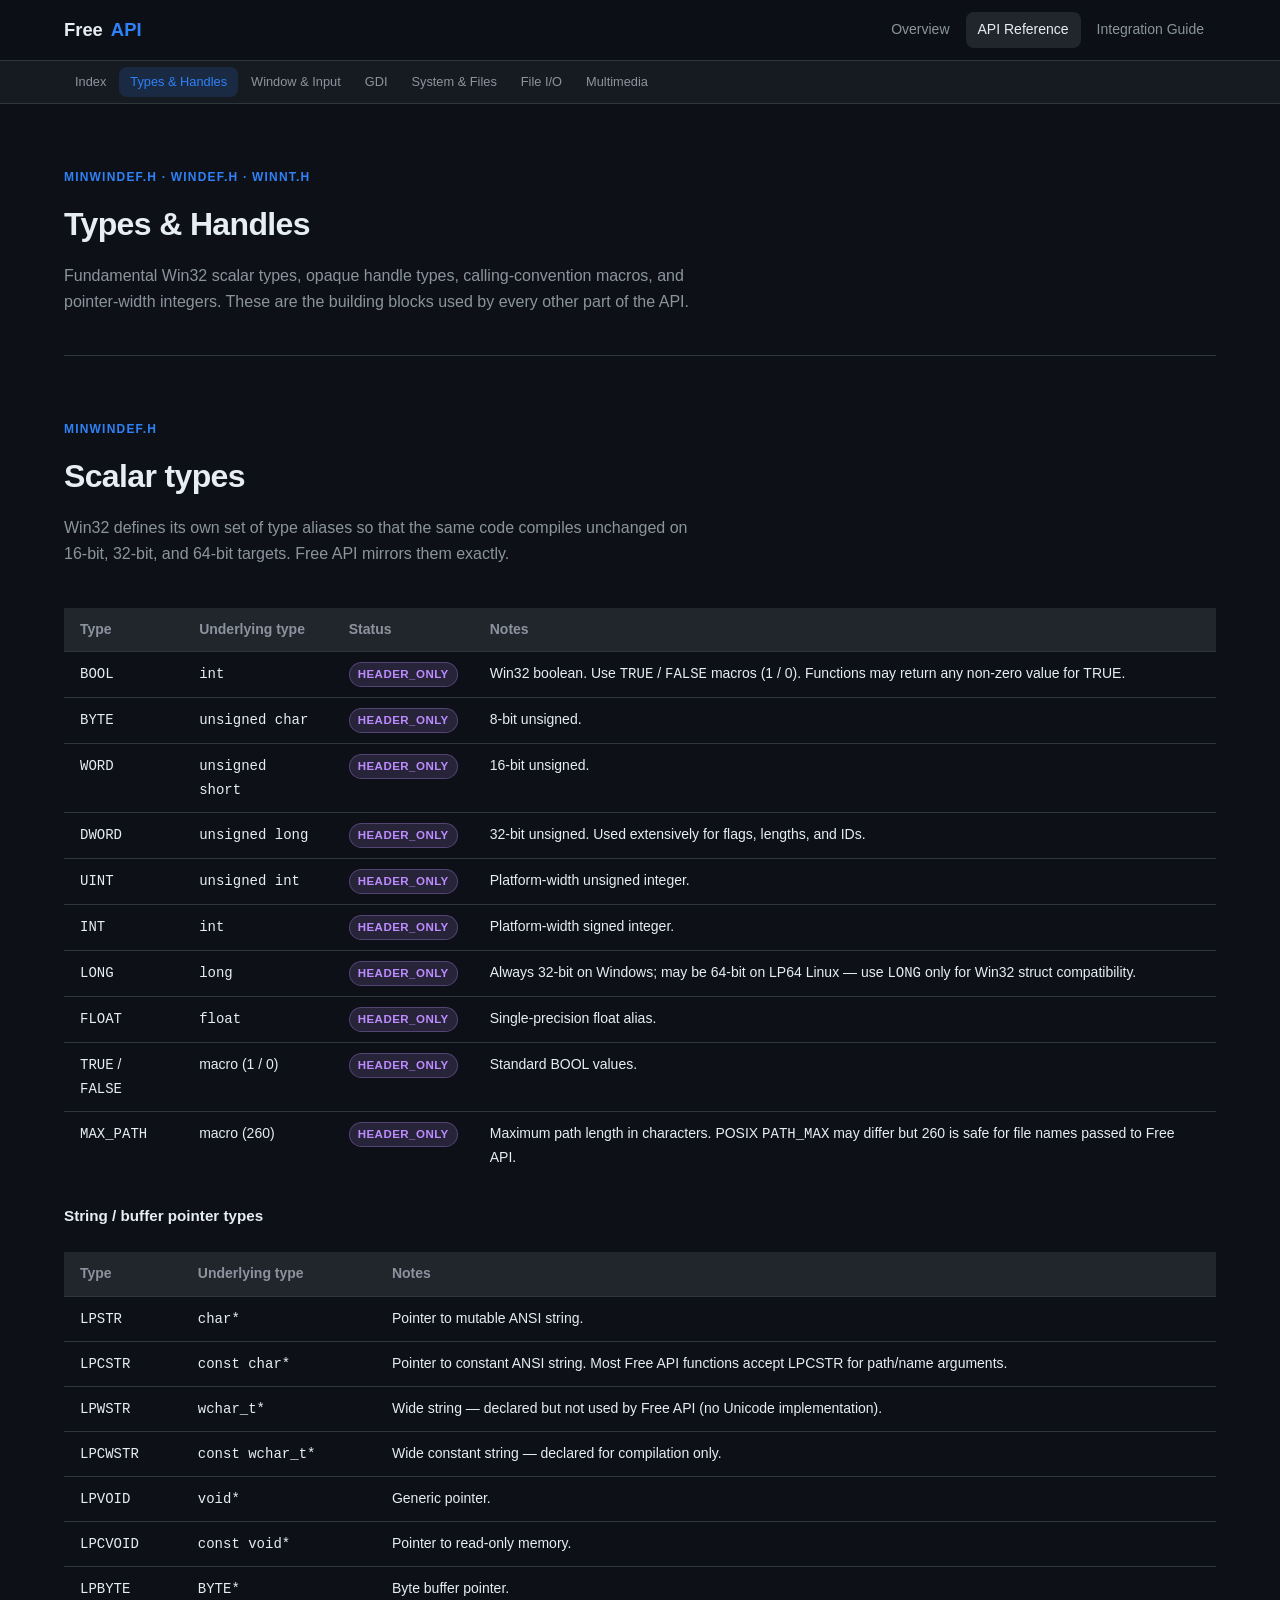
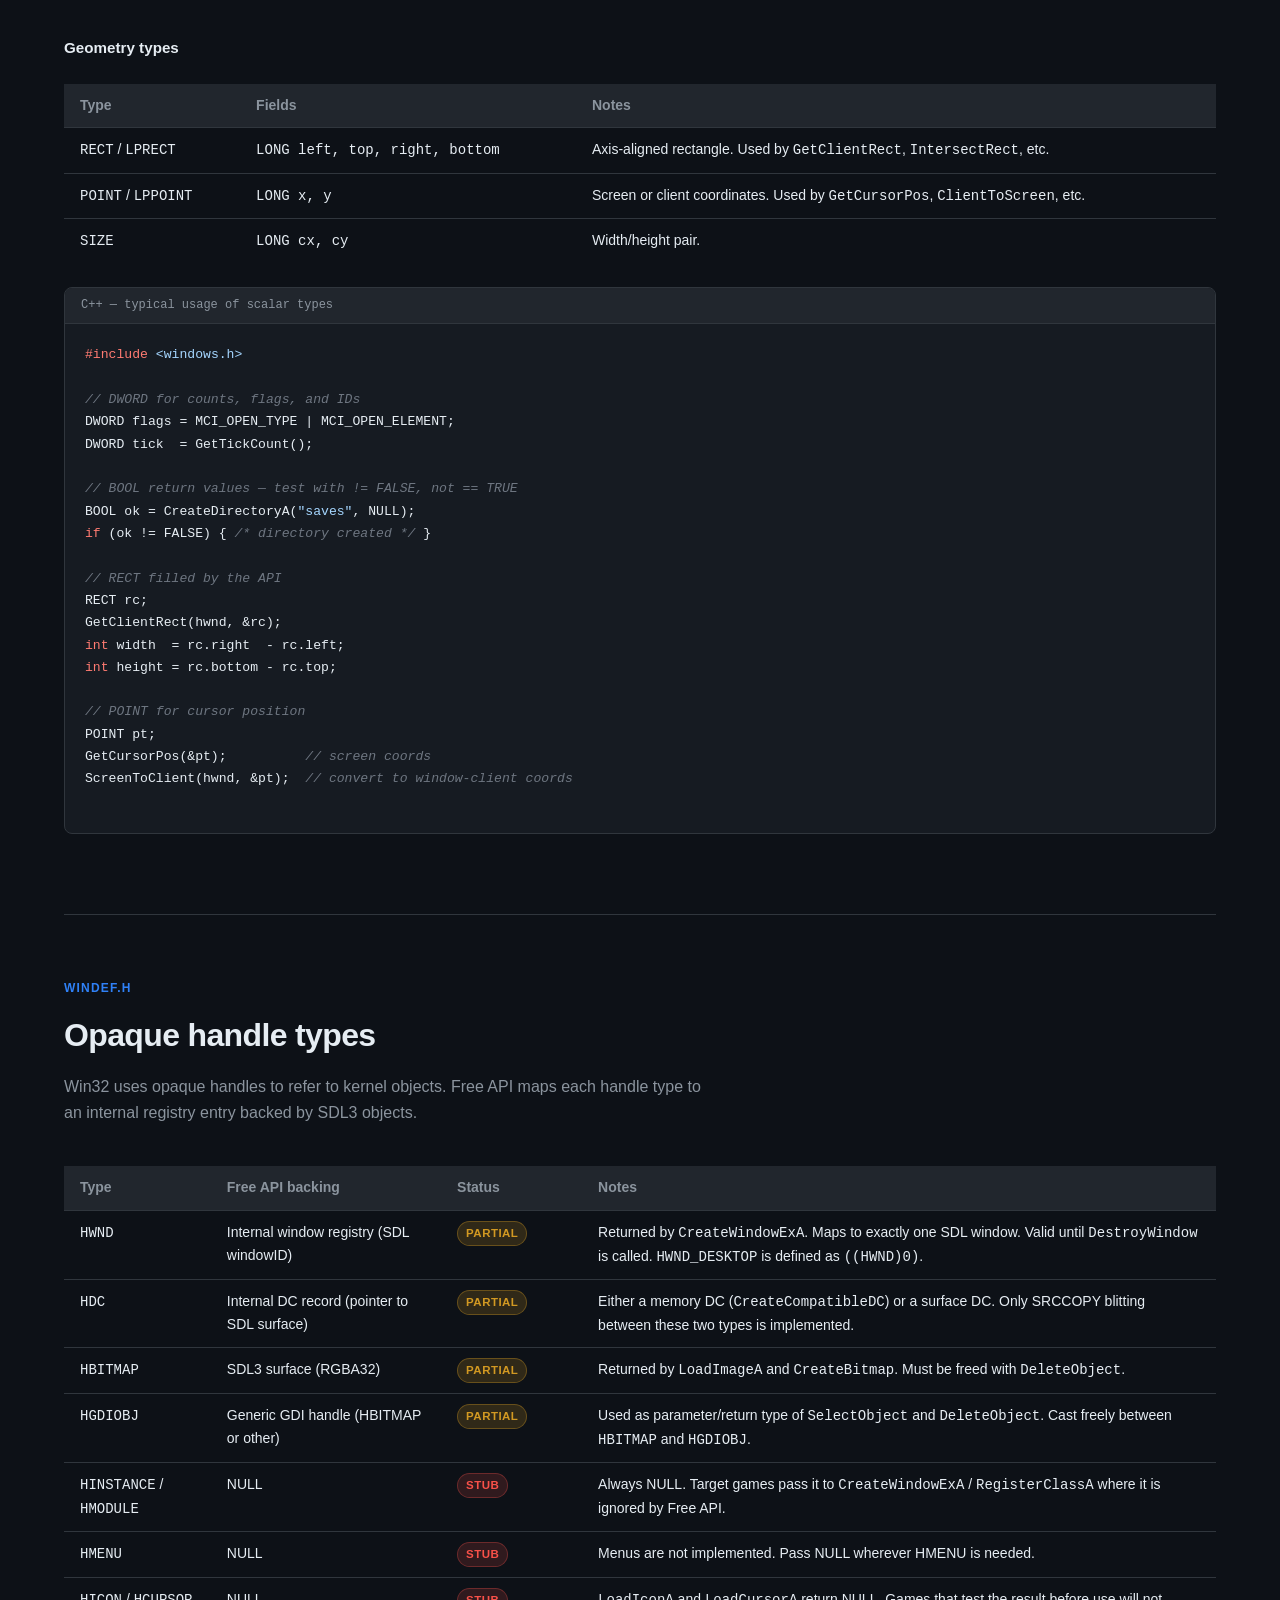
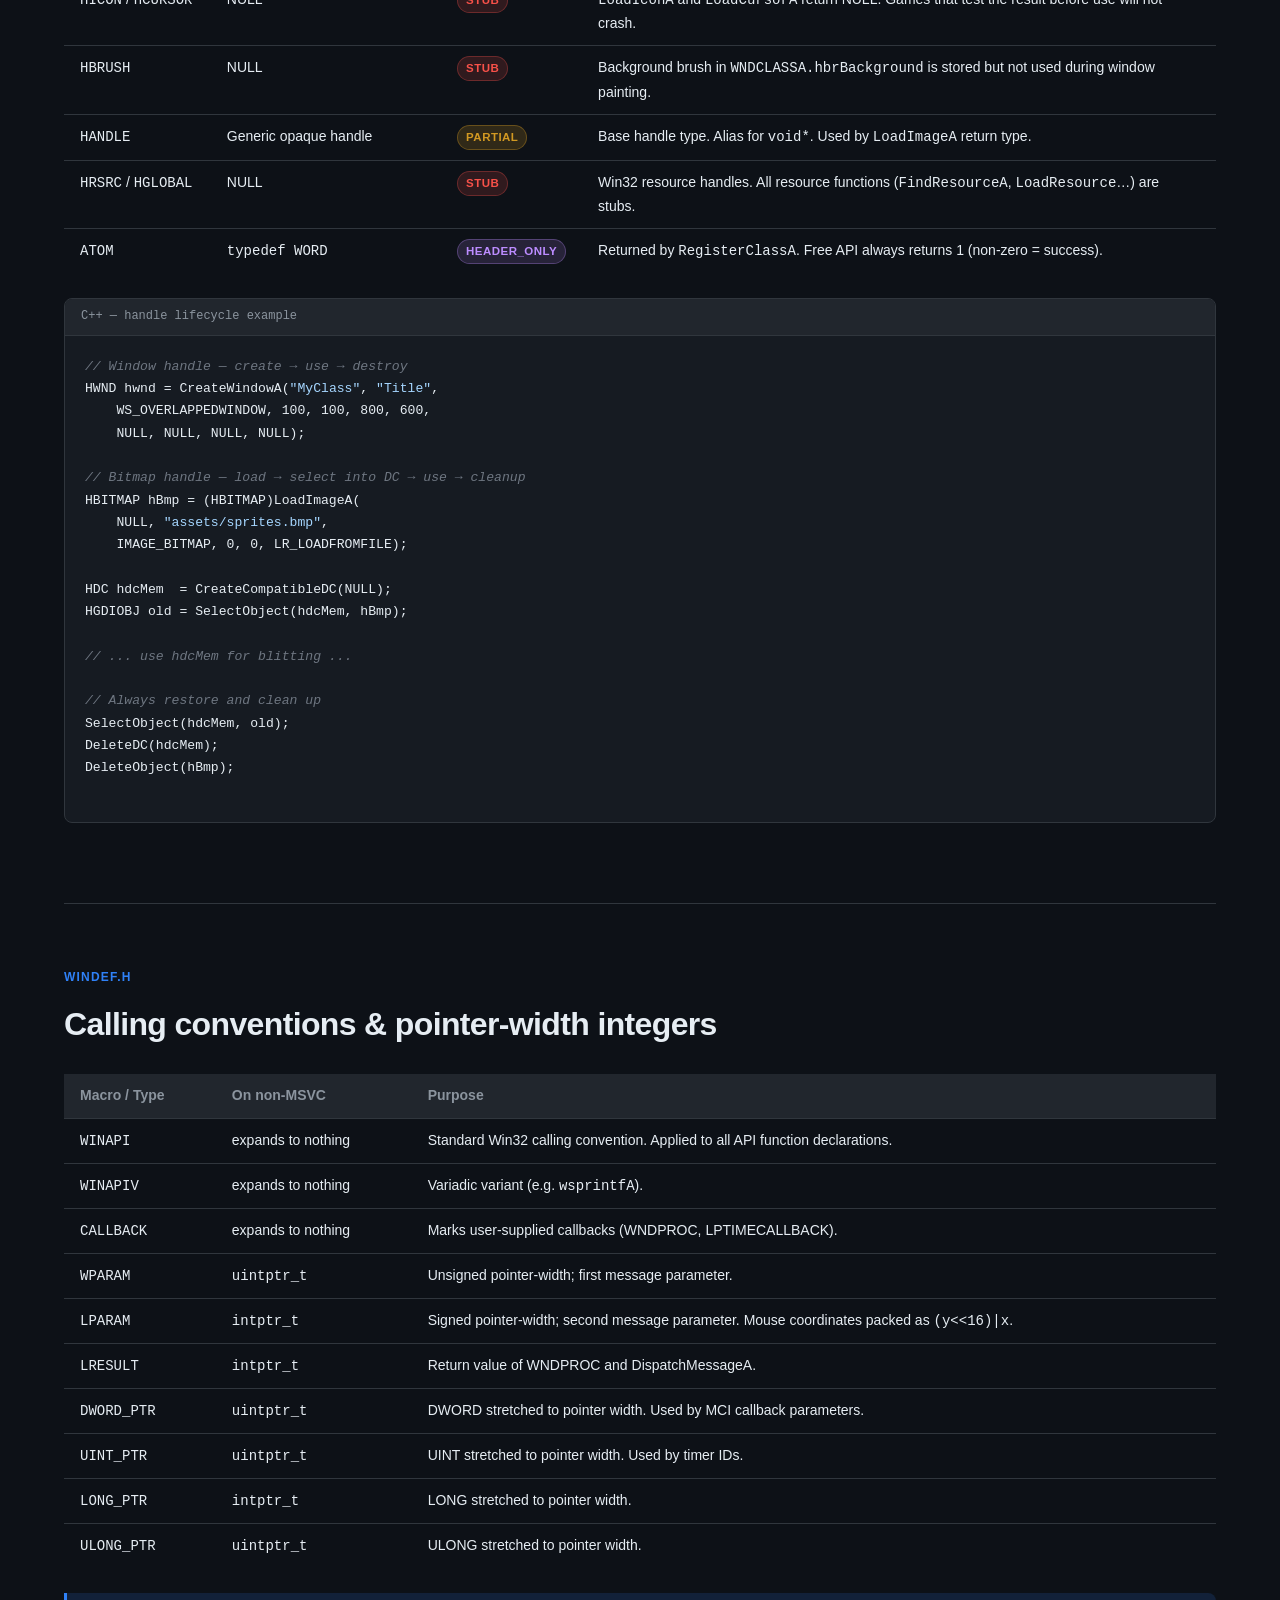
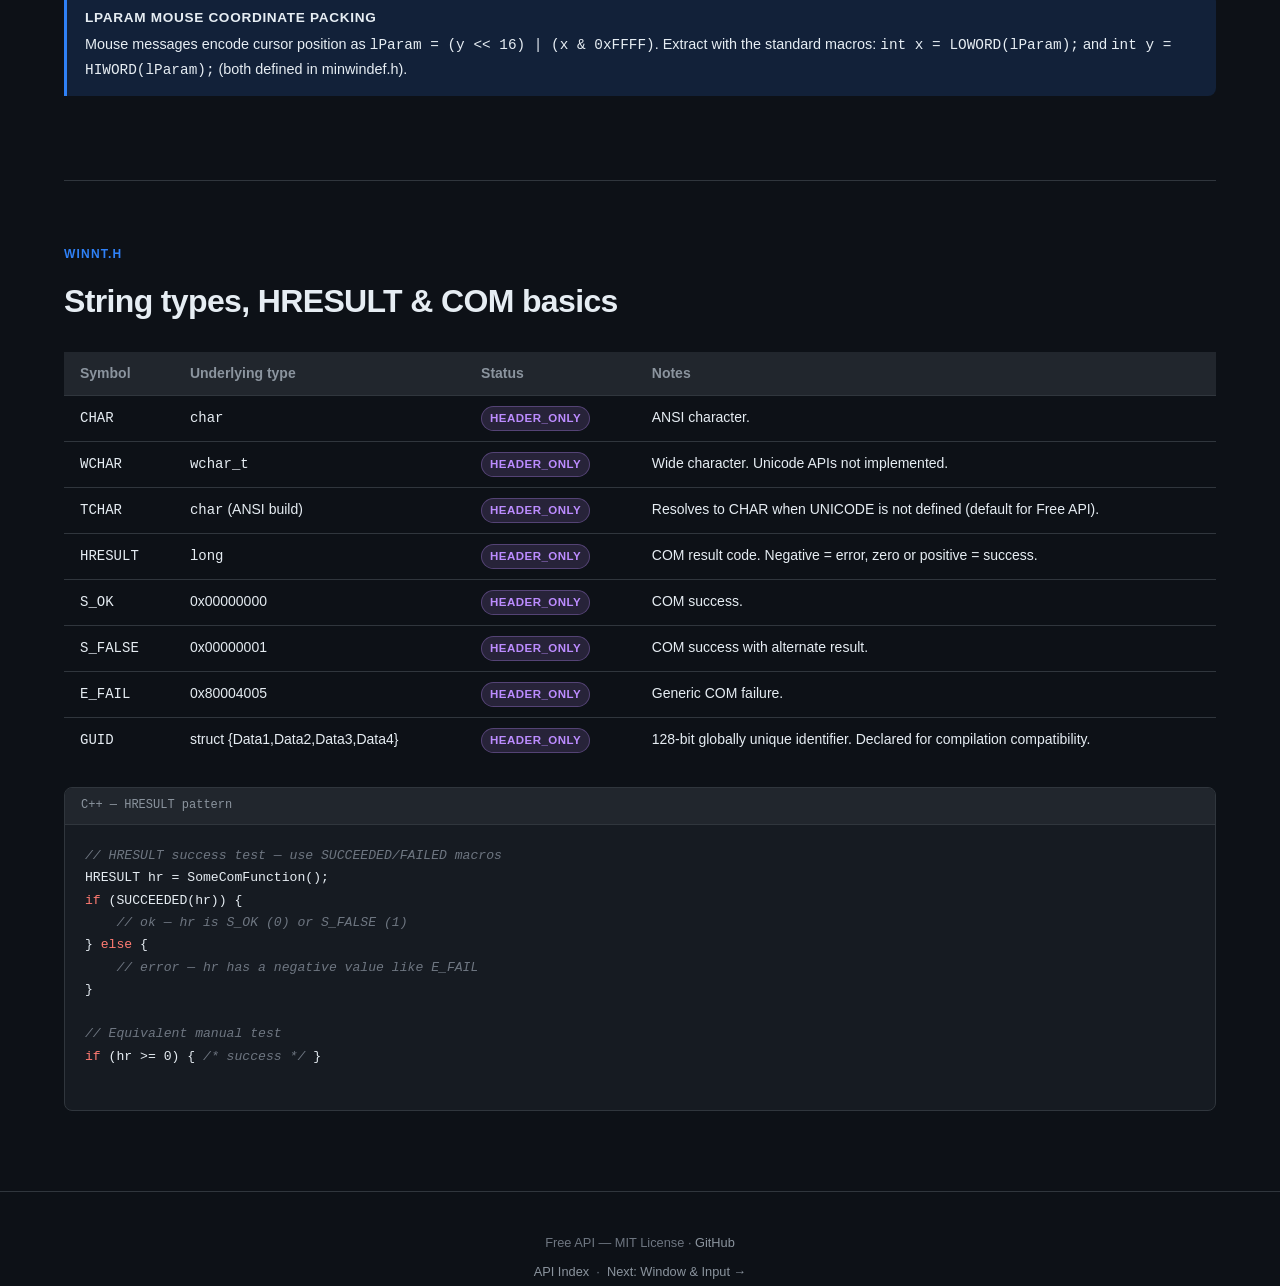
<file: api-types.html>
<!DOCTYPE html>
<html lang="en">
<head>
<meta charset="UTF-8">
<meta name="viewport" content="width=device-width, initial-scale=1.0">
<title>Types &amp; Handles — Free API Reference</title>
<link rel="stylesheet" href="style.css">
</head>
<body>

<header class="site-header">
  <div class="header-inner">
    <a class="logo" href="index.html">Free <span>API</span></a>
    <nav>
      <a href="index.html">Overview</a>
      <a href="api-reference.html" class="active">API Reference</a>
      <a href="integration.html">Integration Guide</a>
    </nav>
  </div>
</header>

<div class="api-subnav">
  <div class="api-subnav-inner">
    <a href="api-reference.html">Index</a>
    <a href="api-types.html" class="active">Types &amp; Handles</a>
    <a href="api-winuser.html">Window &amp; Input</a>
    <a href="api-wingdi.html">GDI</a>
    <a href="api-winbase.html">System &amp; Files</a>
    <a href="api-io.html">File I/O</a>
    <a href="api-mmsystem.html">Multimedia</a>
  </div>
</div>

<main class="main">

  <section style="padding-bottom:0;border:none;">
    <div class="section-label">minwindef.h · windef.h · winnt.h</div>
    <h1 class="section-title">Types &amp; Handles</h1>
    <p class="section-sub">
      Fundamental Win32 scalar types, opaque handle types, calling-convention macros,
      and pointer-width integers. These are the building blocks used by every other
      part of the API.
    </p>
  </section>

  <!-- ── Scalar types ── -->
  <section id="scalars">
    <div class="section-label">minwindef.h</div>
    <h2 class="section-title">Scalar types</h2>
    <p class="section-sub">
      Win32 defines its own set of type aliases so that the same code compiles
      unchanged on 16-bit, 32-bit, and 64-bit targets. Free API mirrors them exactly.
    </p>

    <div class="api-table-wrap">
      <table>
        <thead><tr><th>Type</th><th>Underlying type</th><th>Status</th><th>Notes</th></tr></thead>
        <tbody>
          <tr><td><code>BOOL</code></td><td><code>int</code></td><td><span class="badge badge-header">HEADER_ONLY</span></td><td>Win32 boolean. Use <code>TRUE</code> / <code>FALSE</code> macros (1 / 0). Functions may return any non-zero value for TRUE.</td></tr>
          <tr><td><code>BYTE</code></td><td><code>unsigned char</code></td><td><span class="badge badge-header">HEADER_ONLY</span></td><td>8-bit unsigned.</td></tr>
          <tr><td><code>WORD</code></td><td><code>unsigned short</code></td><td><span class="badge badge-header">HEADER_ONLY</span></td><td>16-bit unsigned.</td></tr>
          <tr><td><code>DWORD</code></td><td><code>unsigned long</code></td><td><span class="badge badge-header">HEADER_ONLY</span></td><td>32-bit unsigned. Used extensively for flags, lengths, and IDs.</td></tr>
          <tr><td><code>UINT</code></td><td><code>unsigned int</code></td><td><span class="badge badge-header">HEADER_ONLY</span></td><td>Platform-width unsigned integer.</td></tr>
          <tr><td><code>INT</code></td><td><code>int</code></td><td><span class="badge badge-header">HEADER_ONLY</span></td><td>Platform-width signed integer.</td></tr>
          <tr><td><code>LONG</code></td><td><code>long</code></td><td><span class="badge badge-header">HEADER_ONLY</span></td><td>Always 32-bit on Windows; may be 64-bit on LP64 Linux — use <code>LONG</code> only for Win32 struct compatibility.</td></tr>
          <tr><td><code>FLOAT</code></td><td><code>float</code></td><td><span class="badge badge-header">HEADER_ONLY</span></td><td>Single-precision float alias.</td></tr>
          <tr><td><code>TRUE</code> / <code>FALSE</code></td><td>macro (1 / 0)</td><td><span class="badge badge-header">HEADER_ONLY</span></td><td>Standard BOOL values.</td></tr>
          <tr><td><code>MAX_PATH</code></td><td>macro (260)</td><td><span class="badge badge-header">HEADER_ONLY</span></td><td>Maximum path length in characters. POSIX <code>PATH_MAX</code> may differ but 260 is safe for file names passed to Free API.</td></tr>
        </tbody>
      </table>
    </div>

    <h3 style="font-size:.95rem;margin:24px 0 10px;">String / buffer pointer types</h3>
    <div class="api-table-wrap">
      <table>
        <thead><tr><th>Type</th><th>Underlying type</th><th>Notes</th></tr></thead>
        <tbody>
          <tr><td><code>LPSTR</code></td><td><code>char*</code></td><td>Pointer to mutable ANSI string.</td></tr>
          <tr><td><code>LPCSTR</code></td><td><code>const char*</code></td><td>Pointer to constant ANSI string. Most Free API functions accept LPCSTR for path/name arguments.</td></tr>
          <tr><td><code>LPWSTR</code></td><td><code>wchar_t*</code></td><td>Wide string — declared but not used by Free API (no Unicode implementation).</td></tr>
          <tr><td><code>LPCWSTR</code></td><td><code>const wchar_t*</code></td><td>Wide constant string — declared for compilation only.</td></tr>
          <tr><td><code>LPVOID</code></td><td><code>void*</code></td><td>Generic pointer.</td></tr>
          <tr><td><code>LPCVOID</code></td><td><code>const void*</code></td><td>Pointer to read-only memory.</td></tr>
          <tr><td><code>LPBYTE</code></td><td><code>BYTE*</code></td><td>Byte buffer pointer.</td></tr>
        </tbody>
      </table>
    </div>

    <h3 style="font-size:.95rem;margin:24px 0 10px;">Geometry types</h3>
    <div class="api-table-wrap">
      <table>
        <thead><tr><th>Type</th><th>Fields</th><th>Notes</th></tr></thead>
        <tbody>
          <tr><td><code>RECT</code> / <code>LPRECT</code></td><td><code>LONG left, top, right, bottom</code></td><td>Axis-aligned rectangle. Used by <code>GetClientRect</code>, <code>IntersectRect</code>, etc.</td></tr>
          <tr><td><code>POINT</code> / <code>LPPOINT</code></td><td><code>LONG x, y</code></td><td>Screen or client coordinates. Used by <code>GetCursorPos</code>, <code>ClientToScreen</code>, etc.</td></tr>
          <tr><td><code>SIZE</code></td><td><code>LONG cx, cy</code></td><td>Width/height pair.</td></tr>
        </tbody>
      </table>
    </div>

    <div class="code-block">
      <div class="code-header">C++ — typical usage of scalar types</div>
      <pre>
<span class="pp">#include</span> <span class="st">&lt;windows.h&gt;</span>

<span class="cm">// DWORD for counts, flags, and IDs</span>
DWORD flags = MCI_OPEN_TYPE | MCI_OPEN_ELEMENT;
DWORD tick  = GetTickCount();

<span class="cm">// BOOL return values — test with != FALSE, not == TRUE</span>
BOOL ok = CreateDirectoryA(<span class="st">"saves"</span>, NULL);
<span class="kw">if</span> (ok != FALSE) { <span class="cm">/* directory created */</span> }

<span class="cm">// RECT filled by the API</span>
RECT rc;
GetClientRect(hwnd, &amp;rc);
<span class="kw">int</span> width  = rc.right  - rc.left;
<span class="kw">int</span> height = rc.bottom - rc.top;

<span class="cm">// POINT for cursor position</span>
POINT pt;
GetCursorPos(&amp;pt);          <span class="cm">// screen coords</span>
ScreenToClient(hwnd, &amp;pt);  <span class="cm">// convert to window-client coords</span>
      </pre>
    </div>
  </section>

  <!-- ── Handle types ── -->
  <section id="handles">
    <div class="section-label">windef.h</div>
    <h2 class="section-title">Opaque handle types</h2>
    <p class="section-sub">
      Win32 uses opaque handles to refer to kernel objects. Free API maps each handle
      type to an internal registry entry backed by SDL3 objects.
    </p>

    <div class="api-table-wrap">
      <table>
        <thead><tr><th>Type</th><th>Free API backing</th><th>Status</th><th>Notes</th></tr></thead>
        <tbody>
          <tr>
            <td><code>HWND</code></td>
            <td>Internal window registry (SDL windowID)</td>
            <td><span class="badge badge-partial">PARTIAL</span></td>
            <td>Returned by <code>CreateWindowExA</code>. Maps to exactly one SDL window. Valid until <code>DestroyWindow</code> is called. <code>HWND_DESKTOP</code> is defined as <code>((HWND)0)</code>.</td>
          </tr>
          <tr>
            <td><code>HDC</code></td>
            <td>Internal DC record (pointer to SDL surface)</td>
            <td><span class="badge badge-partial">PARTIAL</span></td>
            <td>Either a memory DC (<code>CreateCompatibleDC</code>) or a surface DC. Only SRCCOPY blitting between these two types is implemented.</td>
          </tr>
          <tr>
            <td><code>HBITMAP</code></td>
            <td>SDL3 surface (RGBA32)</td>
            <td><span class="badge badge-partial">PARTIAL</span></td>
            <td>Returned by <code>LoadImageA</code> and <code>CreateBitmap</code>. Must be freed with <code>DeleteObject</code>.</td>
          </tr>
          <tr>
            <td><code>HGDIOBJ</code></td>
            <td>Generic GDI handle (HBITMAP or other)</td>
            <td><span class="badge badge-partial">PARTIAL</span></td>
            <td>Used as parameter/return type of <code>SelectObject</code> and <code>DeleteObject</code>. Cast freely between <code>HBITMAP</code> and <code>HGDIOBJ</code>.</td>
          </tr>
          <tr>
            <td><code>HINSTANCE</code> / <code>HMODULE</code></td>
            <td>NULL</td>
            <td><span class="badge badge-stub">STUB</span></td>
            <td>Always NULL. Target games pass it to <code>CreateWindowExA</code> / <code>RegisterClassA</code> where it is ignored by Free API.</td>
          </tr>
          <tr>
            <td><code>HMENU</code></td>
            <td>NULL</td>
            <td><span class="badge badge-stub">STUB</span></td>
            <td>Menus are not implemented. Pass NULL wherever HMENU is needed.</td></tr>
          <tr>
            <td><code>HICON</code> / <code>HCURSOR</code></td>
            <td>NULL</td>
            <td><span class="badge badge-stub">STUB</span></td>
            <td><code>LoadIconA</code> and <code>LoadCursorA</code> return NULL. Games that test the result before use will not crash.</td>
          </tr>
          <tr>
            <td><code>HBRUSH</code></td>
            <td>NULL</td>
            <td><span class="badge badge-stub">STUB</span></td>
            <td>Background brush in <code>WNDCLASSA.hbrBackground</code> is stored but not used during window painting.</td>
          </tr>
          <tr>
            <td><code>HANDLE</code></td>
            <td>Generic opaque handle</td>
            <td><span class="badge badge-partial">PARTIAL</span></td>
            <td>Base handle type. Alias for <code>void*</code>. Used by <code>LoadImageA</code> return type.</td>
          </tr>
          <tr>
            <td><code>HRSRC</code> / <code>HGLOBAL</code></td>
            <td>NULL</td>
            <td><span class="badge badge-stub">STUB</span></td>
            <td>Win32 resource handles. All resource functions (<code>FindResourceA</code>, <code>LoadResource</code>…) are stubs.</td>
          </tr>
          <tr>
            <td><code>ATOM</code></td>
            <td><code>typedef WORD</code></td>
            <td><span class="badge badge-header">HEADER_ONLY</span></td>
            <td>Returned by <code>RegisterClassA</code>. Free API always returns 1 (non-zero = success).</td>
          </tr>
        </tbody>
      </table>
    </div>

    <div class="code-block">
      <div class="code-header">C++ — handle lifecycle example</div>
      <pre>
<span class="cm">// Window handle — create → use → destroy</span>
HWND hwnd = CreateWindowA(<span class="st">"MyClass"</span>, <span class="st">"Title"</span>,
    WS_OVERLAPPEDWINDOW, 100, 100, 800, 600,
    NULL, NULL, NULL, NULL);

<span class="cm">// Bitmap handle — load → select into DC → use → cleanup</span>
HBITMAP hBmp = (HBITMAP)LoadImageA(
    NULL, <span class="st">"assets/sprites.bmp"</span>,
    IMAGE_BITMAP, 0, 0, LR_LOADFROMFILE);

HDC hdcMem  = CreateCompatibleDC(NULL);
HGDIOBJ old = SelectObject(hdcMem, hBmp);

<span class="cm">// ... use hdcMem for blitting ...</span>

<span class="cm">// Always restore and clean up</span>
SelectObject(hdcMem, old);
DeleteDC(hdcMem);
DeleteObject(hBmp);
      </pre>
    </div>
  </section>

  <!-- ── Calling conventions ── -->
  <section id="calling">
    <div class="section-label">windef.h</div>
    <h2 class="section-title">Calling conventions &amp; pointer-width integers</h2>

    <div class="api-table-wrap">
      <table>
        <thead><tr><th>Macro / Type</th><th>On non-MSVC</th><th>Purpose</th></tr></thead>
        <tbody>
          <tr><td><code>WINAPI</code></td><td>expands to nothing</td><td>Standard Win32 calling convention. Applied to all API function declarations.</td></tr>
          <tr><td><code>WINAPIV</code></td><td>expands to nothing</td><td>Variadic variant (e.g. <code>wsprintfA</code>).</td></tr>
          <tr><td><code>CALLBACK</code></td><td>expands to nothing</td><td>Marks user-supplied callbacks (WNDPROC, LPTIMECALLBACK).</td></tr>
          <tr><td><code>WPARAM</code></td><td><code>uintptr_t</code></td><td>Unsigned pointer-width; first message parameter.</td></tr>
          <tr><td><code>LPARAM</code></td><td><code>intptr_t</code></td><td>Signed pointer-width; second message parameter. Mouse coordinates packed as <code>(y&lt;&lt;16)|x</code>.</td></tr>
          <tr><td><code>LRESULT</code></td><td><code>intptr_t</code></td><td>Return value of WNDPROC and DispatchMessageA.</td></tr>
          <tr><td><code>DWORD_PTR</code></td><td><code>uintptr_t</code></td><td>DWORD stretched to pointer width. Used by MCI callback parameters.</td></tr>
          <tr><td><code>UINT_PTR</code></td><td><code>uintptr_t</code></td><td>UINT stretched to pointer width. Used by timer IDs.</td></tr>
          <tr><td><code>LONG_PTR</code></td><td><code>intptr_t</code></td><td>LONG stretched to pointer width.</td></tr>
          <tr><td><code>ULONG_PTR</code></td><td><code>uintptr_t</code></td><td>ULONG stretched to pointer width.</td></tr>
        </tbody>
      </table>
    </div>

    <div class="callout">
      <strong>lParam mouse coordinate packing</strong>
      Mouse messages encode cursor position as <code>lParam = (y &lt;&lt; 16) | (x &amp; 0xFFFF)</code>.
      Extract with the standard macros: <code>int x = LOWORD(lParam);</code> and <code>int y = HIWORD(lParam);</code>
      (both defined in minwindef.h).
    </div>
  </section>

  <!-- ── winnt types ── -->
  <section id="winnt">
    <div class="section-label">winnt.h</div>
    <h2 class="section-title">String types, HRESULT &amp; COM basics</h2>

    <div class="api-table-wrap">
      <table>
        <thead><tr><th>Symbol</th><th>Underlying type</th><th>Status</th><th>Notes</th></tr></thead>
        <tbody>
          <tr><td><code>CHAR</code></td><td><code>char</code></td><td><span class="badge badge-header">HEADER_ONLY</span></td><td>ANSI character.</td></tr>
          <tr><td><code>WCHAR</code></td><td><code>wchar_t</code></td><td><span class="badge badge-header">HEADER_ONLY</span></td><td>Wide character. Unicode APIs not implemented.</td></tr>
          <tr><td><code>TCHAR</code></td><td><code>char</code> (ANSI build)</td><td><span class="badge badge-header">HEADER_ONLY</span></td><td>Resolves to CHAR when UNICODE is not defined (default for Free API).</td></tr>
          <tr><td><code>HRESULT</code></td><td><code>long</code></td><td><span class="badge badge-header">HEADER_ONLY</span></td><td>COM result code. Negative = error, zero or positive = success.</td></tr>
          <tr><td><code>S_OK</code></td><td>0x00000000</td><td><span class="badge badge-header">HEADER_ONLY</span></td><td>COM success.</td></tr>
          <tr><td><code>S_FALSE</code></td><td>0x00000001</td><td><span class="badge badge-header">HEADER_ONLY</span></td><td>COM success with alternate result.</td></tr>
          <tr><td><code>E_FAIL</code></td><td>0x80004005</td><td><span class="badge badge-header">HEADER_ONLY</span></td><td>Generic COM failure.</td></tr>
          <tr><td><code>GUID</code></td><td>struct {Data1,Data2,Data3,Data4}</td><td><span class="badge badge-header">HEADER_ONLY</span></td><td>128-bit globally unique identifier. Declared for compilation compatibility.</td></tr>
        </tbody>
      </table>
    </div>

    <div class="code-block">
      <div class="code-header">C++ — HRESULT pattern</div>
      <pre>
<span class="cm">// HRESULT success test — use SUCCEEDED/FAILED macros</span>
HRESULT hr = SomeComFunction();
<span class="kw">if</span> (SUCCEEDED(hr)) {
    <span class="cm">// ok — hr is S_OK (0) or S_FALSE (1)</span>
} <span class="kw">else</span> {
    <span class="cm">// error — hr has a negative value like E_FAIL</span>
}

<span class="cm">// Equivalent manual test</span>
<span class="kw">if</span> (hr &gt;= 0) { <span class="cm">/* success */</span> }
      </pre>
    </div>
  </section>

</main>

<footer>
  <p>Free API — MIT License · <a href="https://github.com/openeggbert/free-api">GitHub</a></p>
  <p style="margin-top:8px;"><a href="api-reference.html">API Index</a> &nbsp;·&nbsp; <a href="api-winuser.html">Next: Window &amp; Input →</a></p>
</footer>
</body>
</html>
</file>
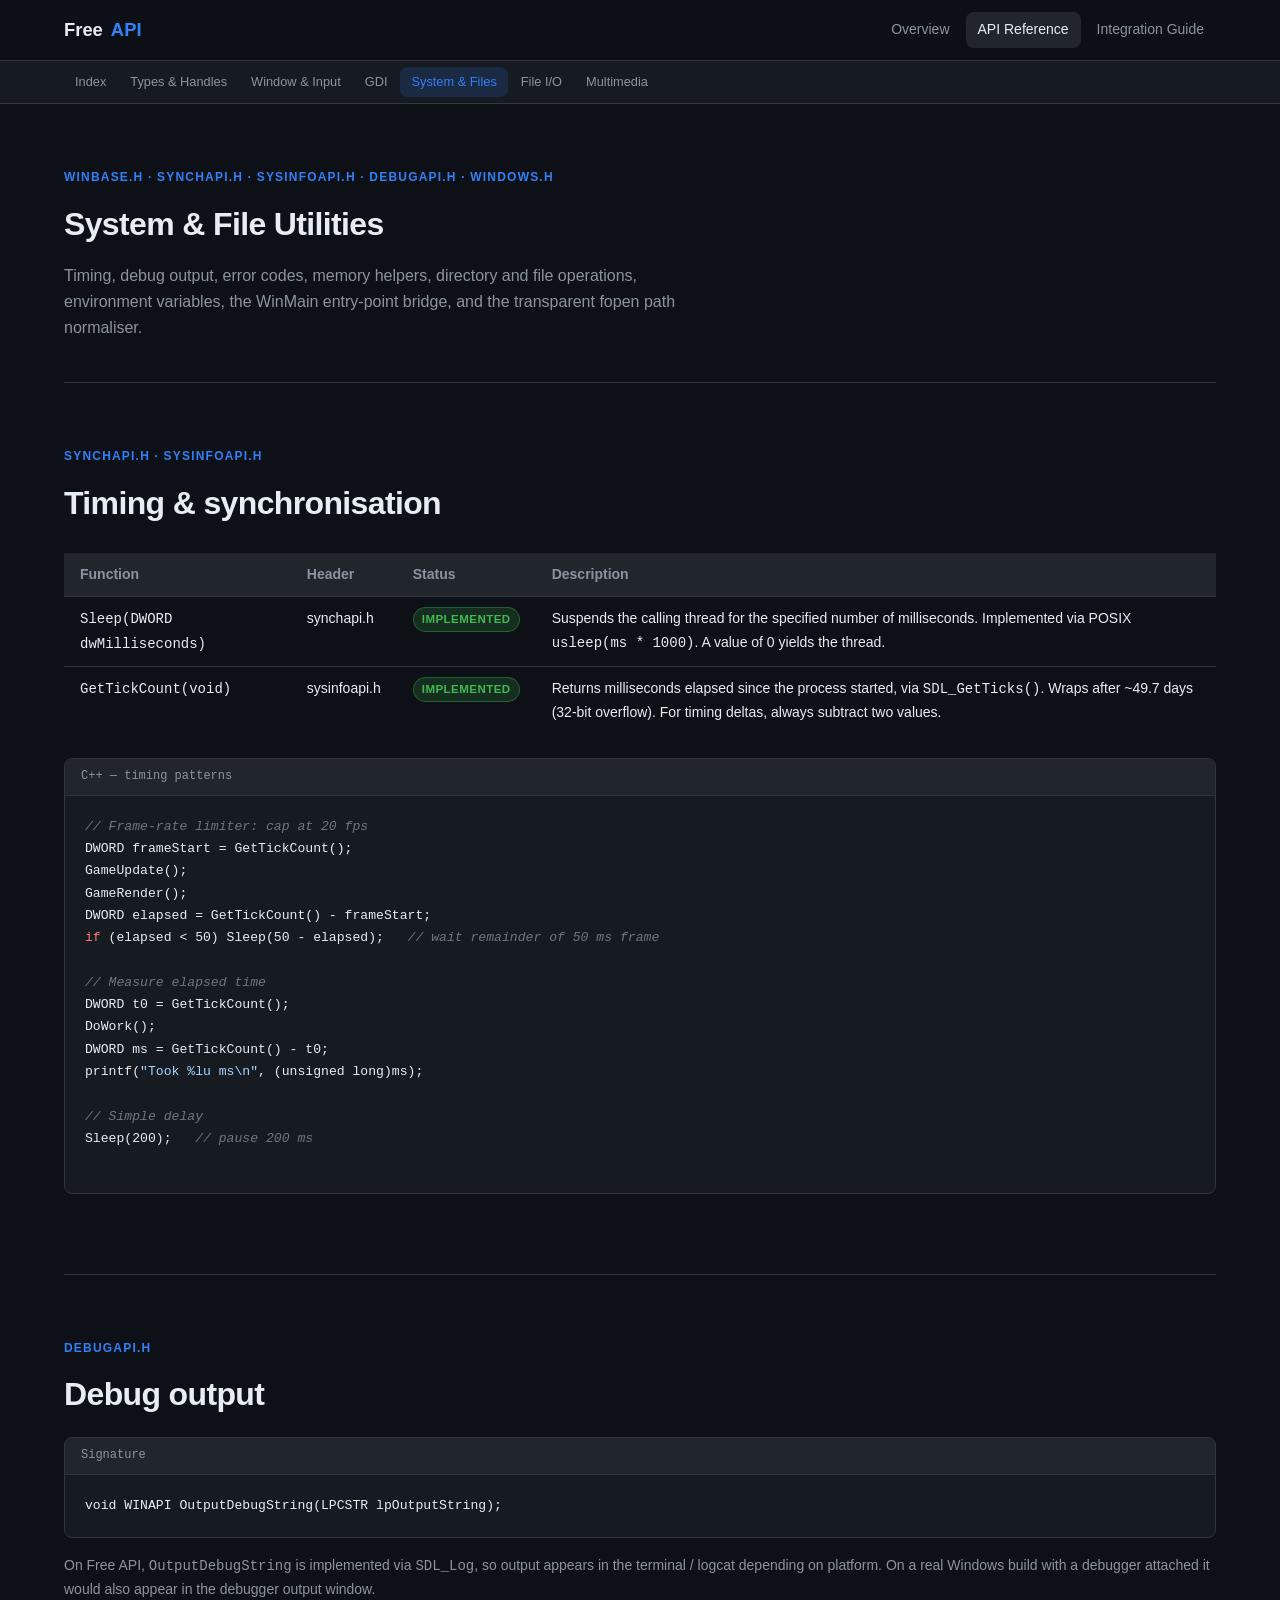
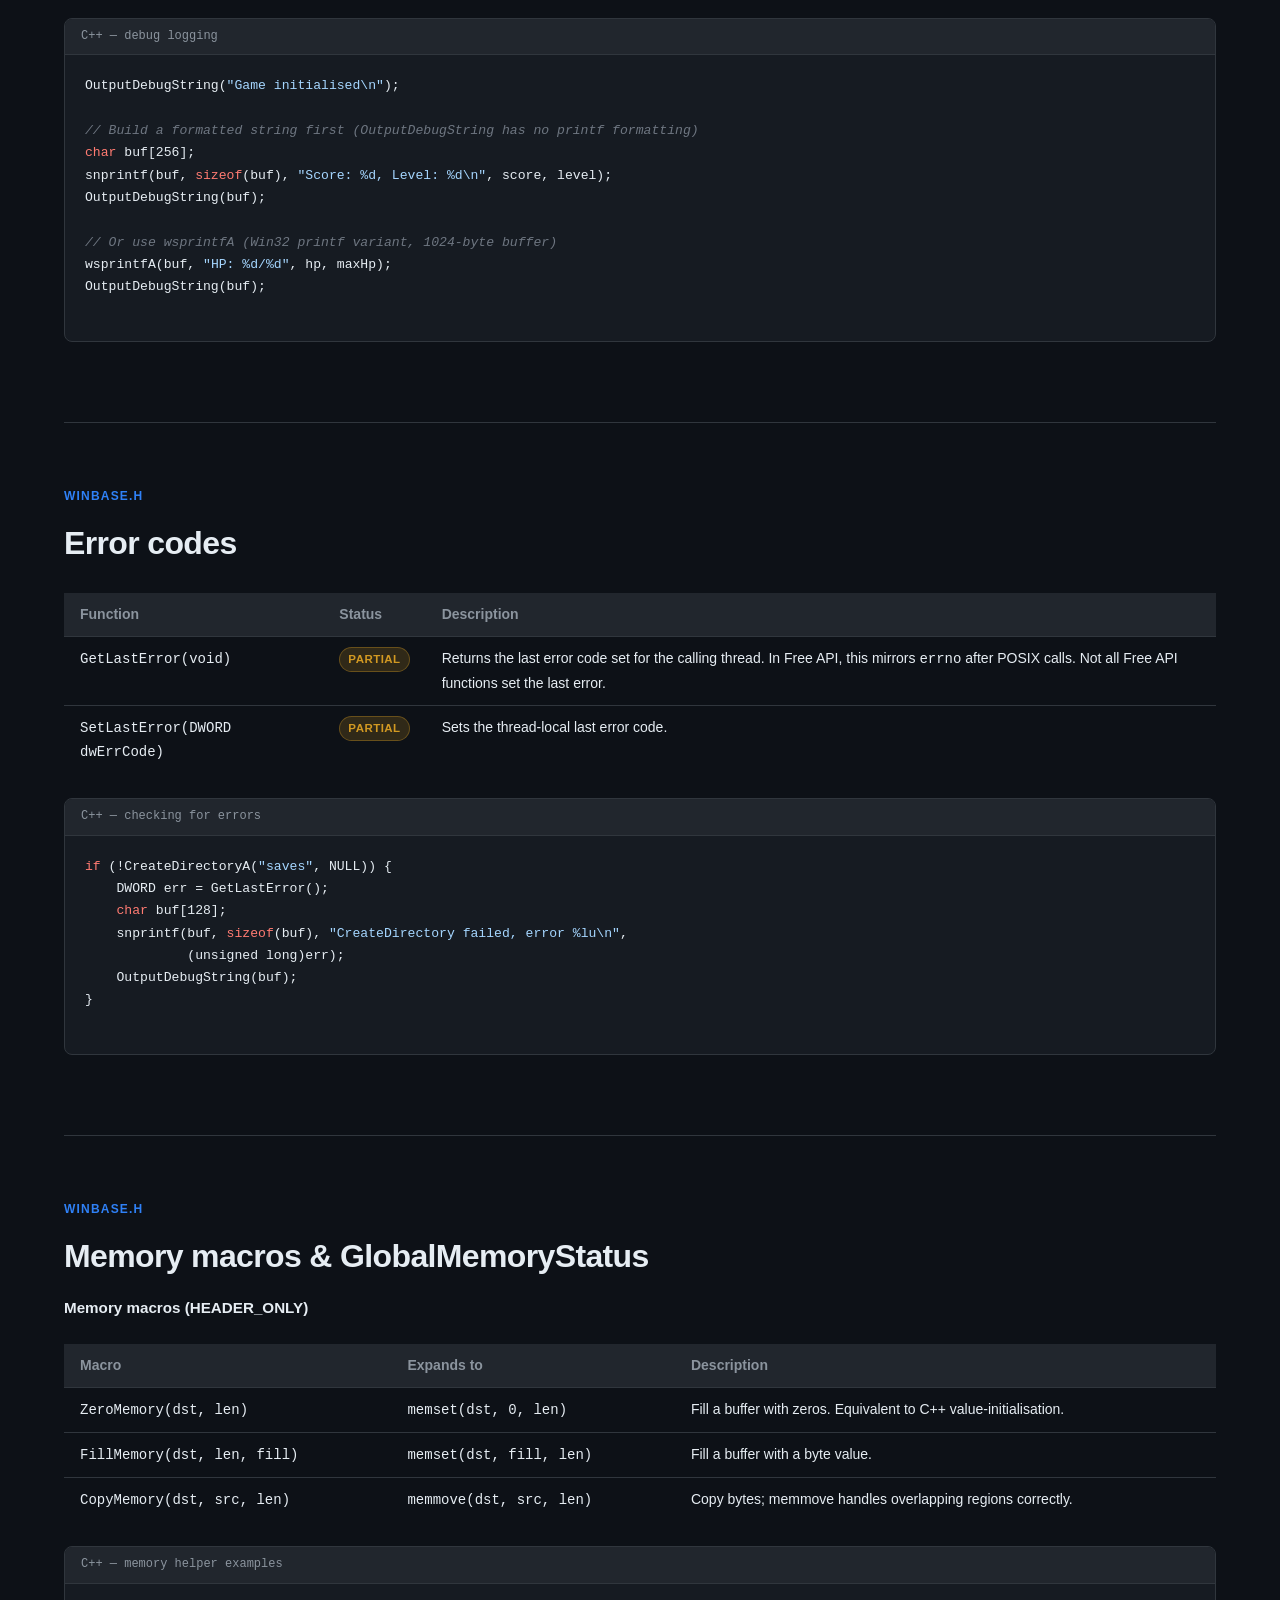
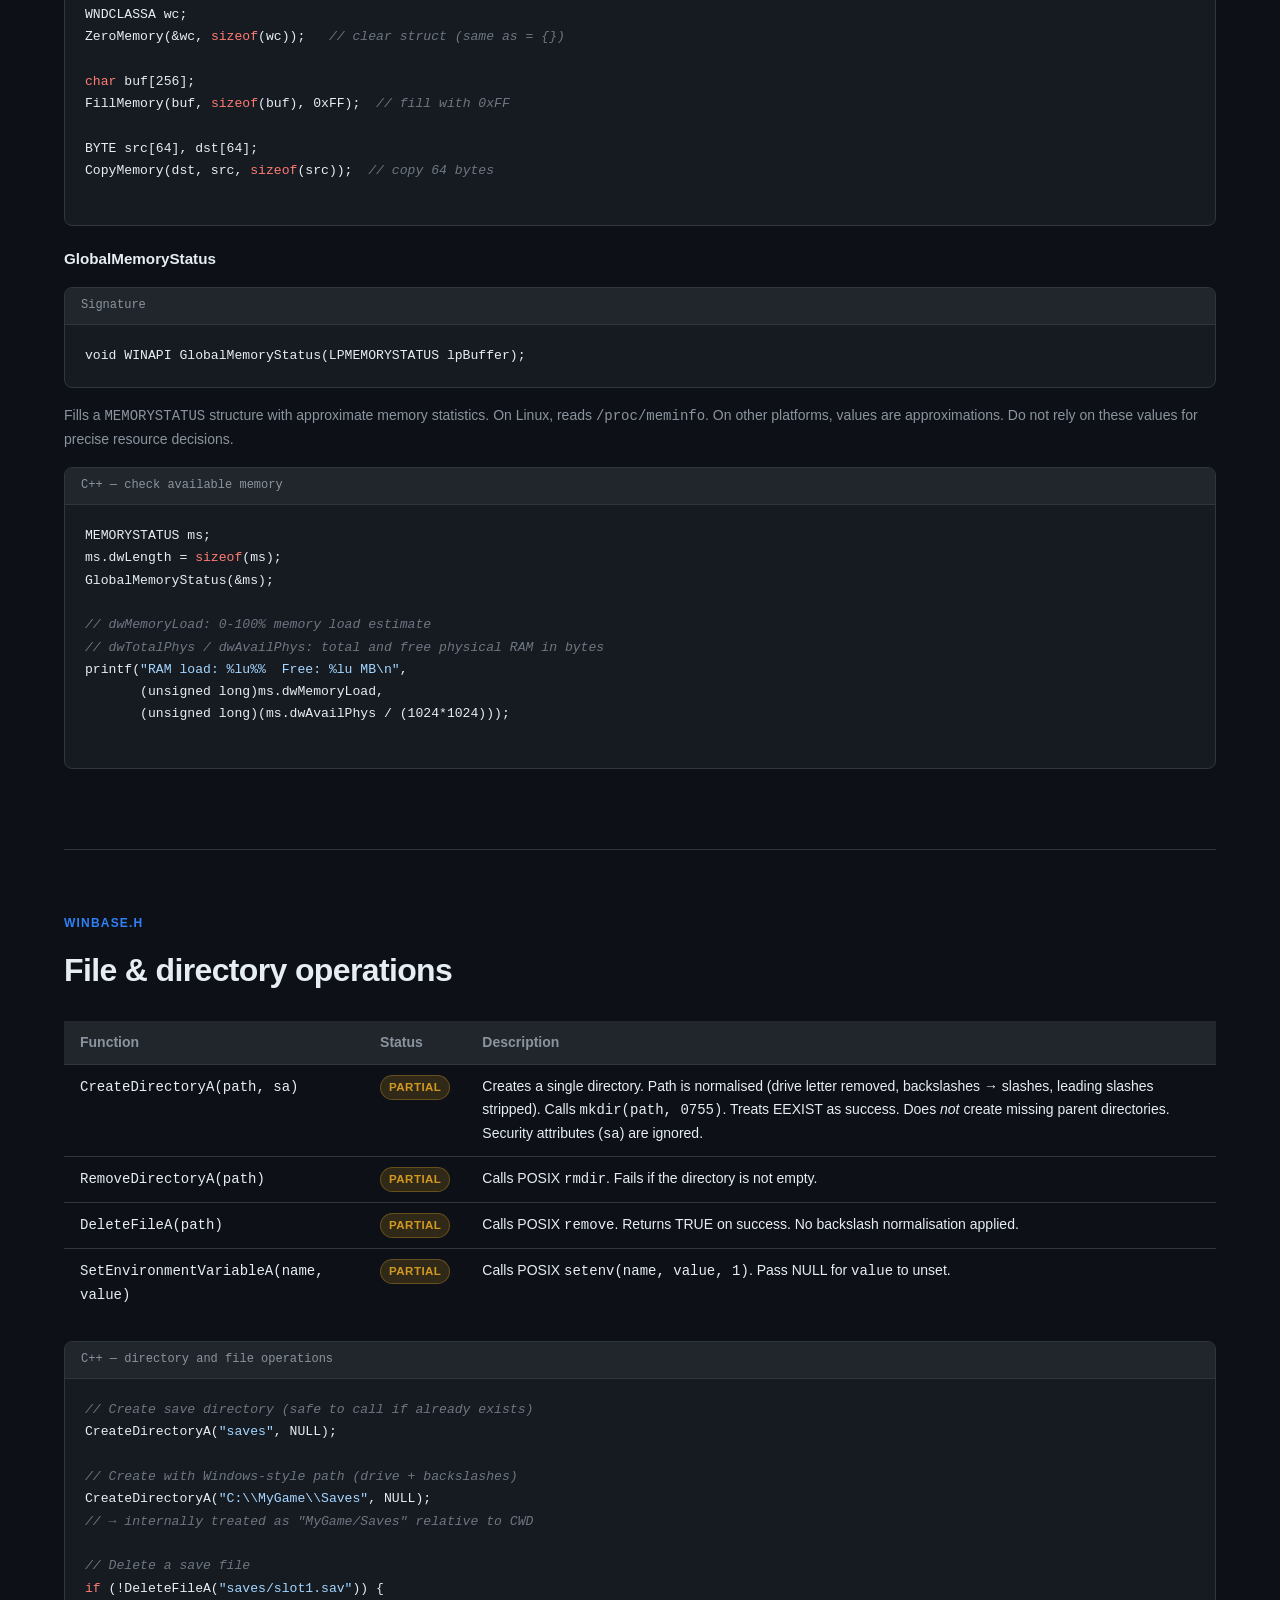
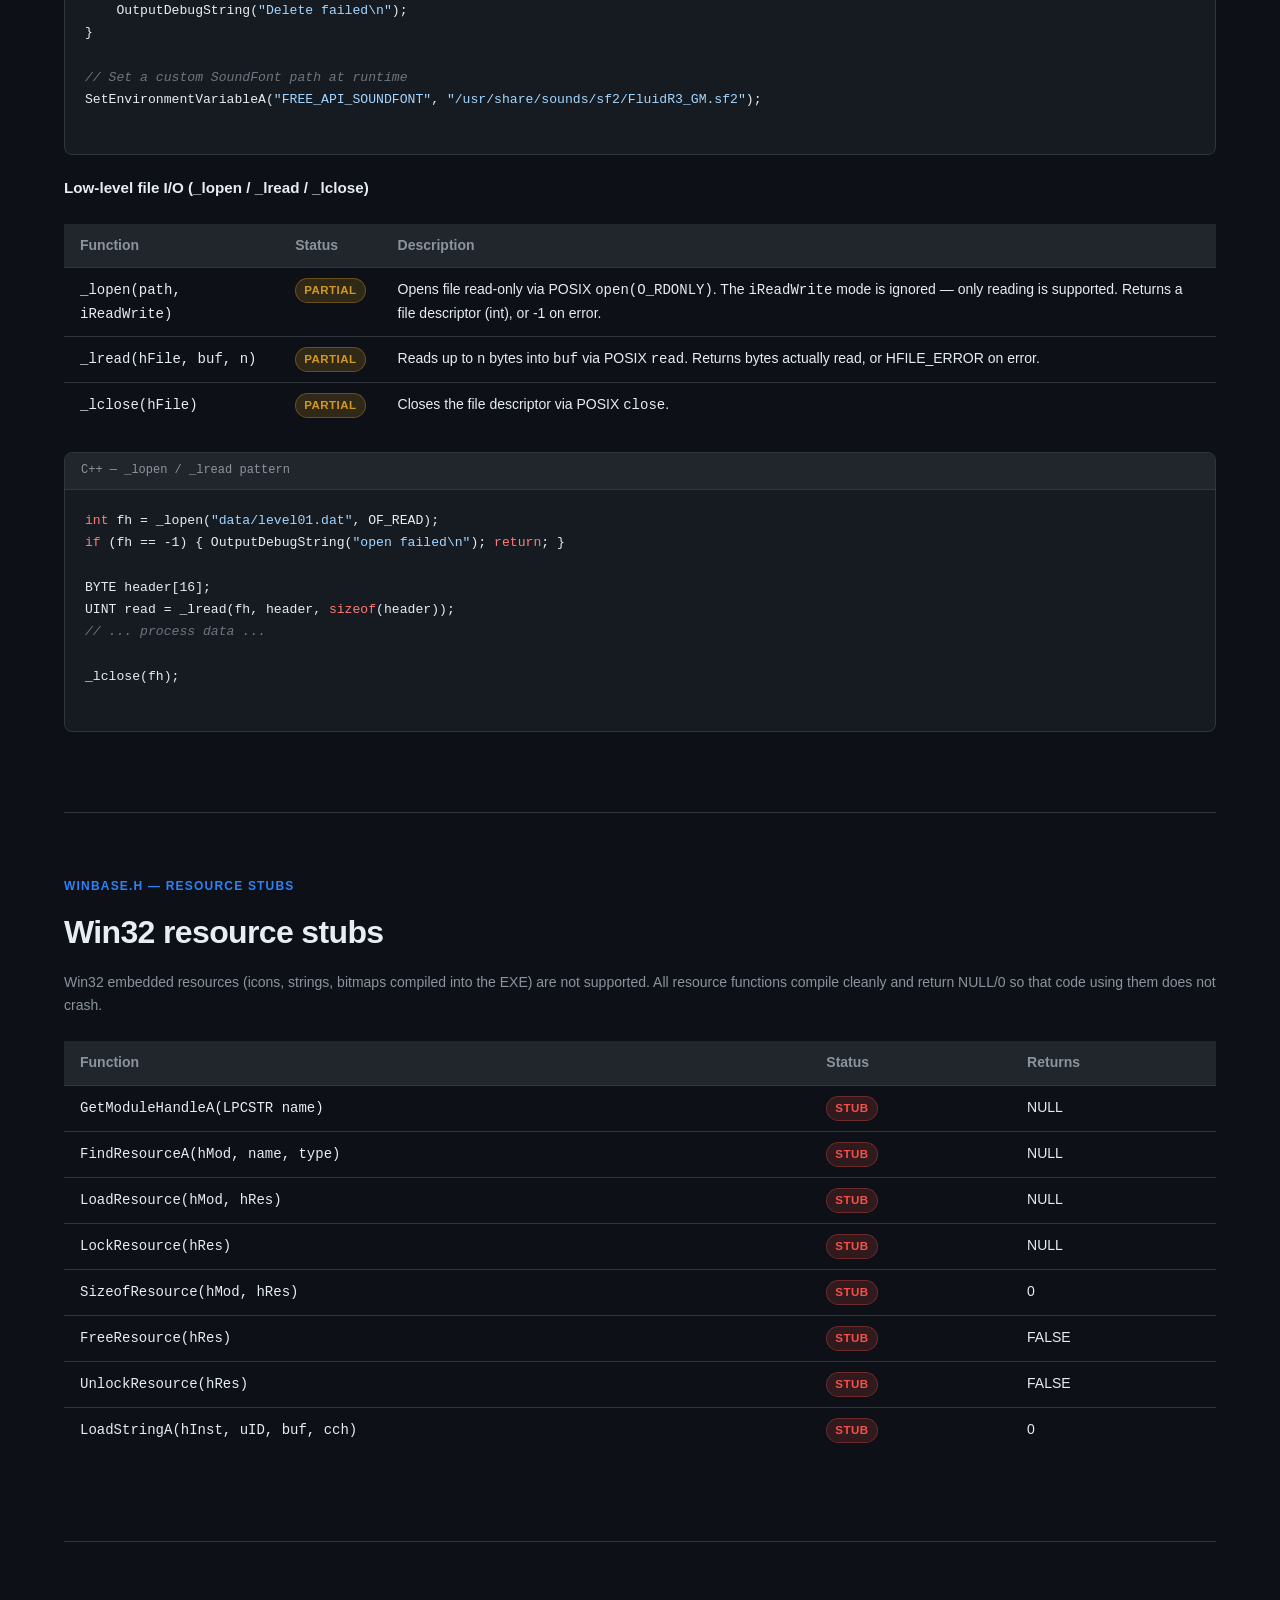
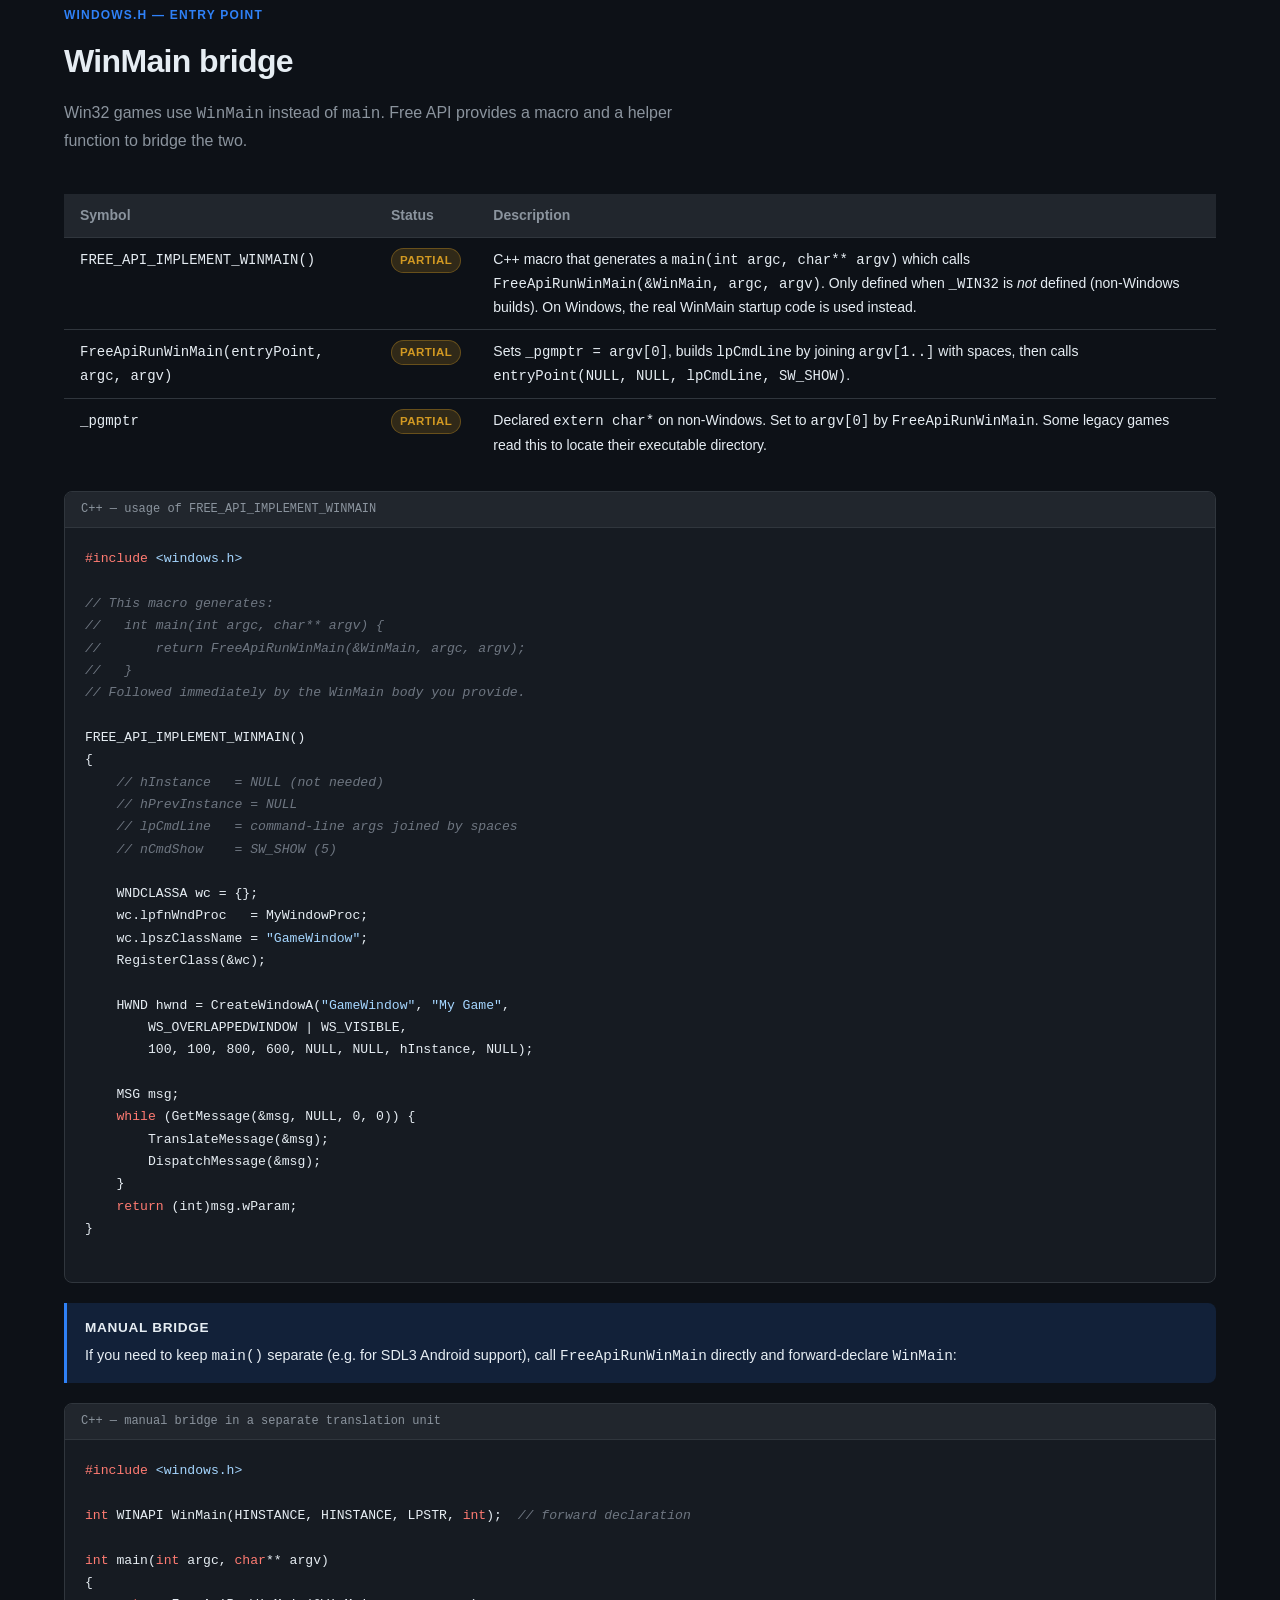
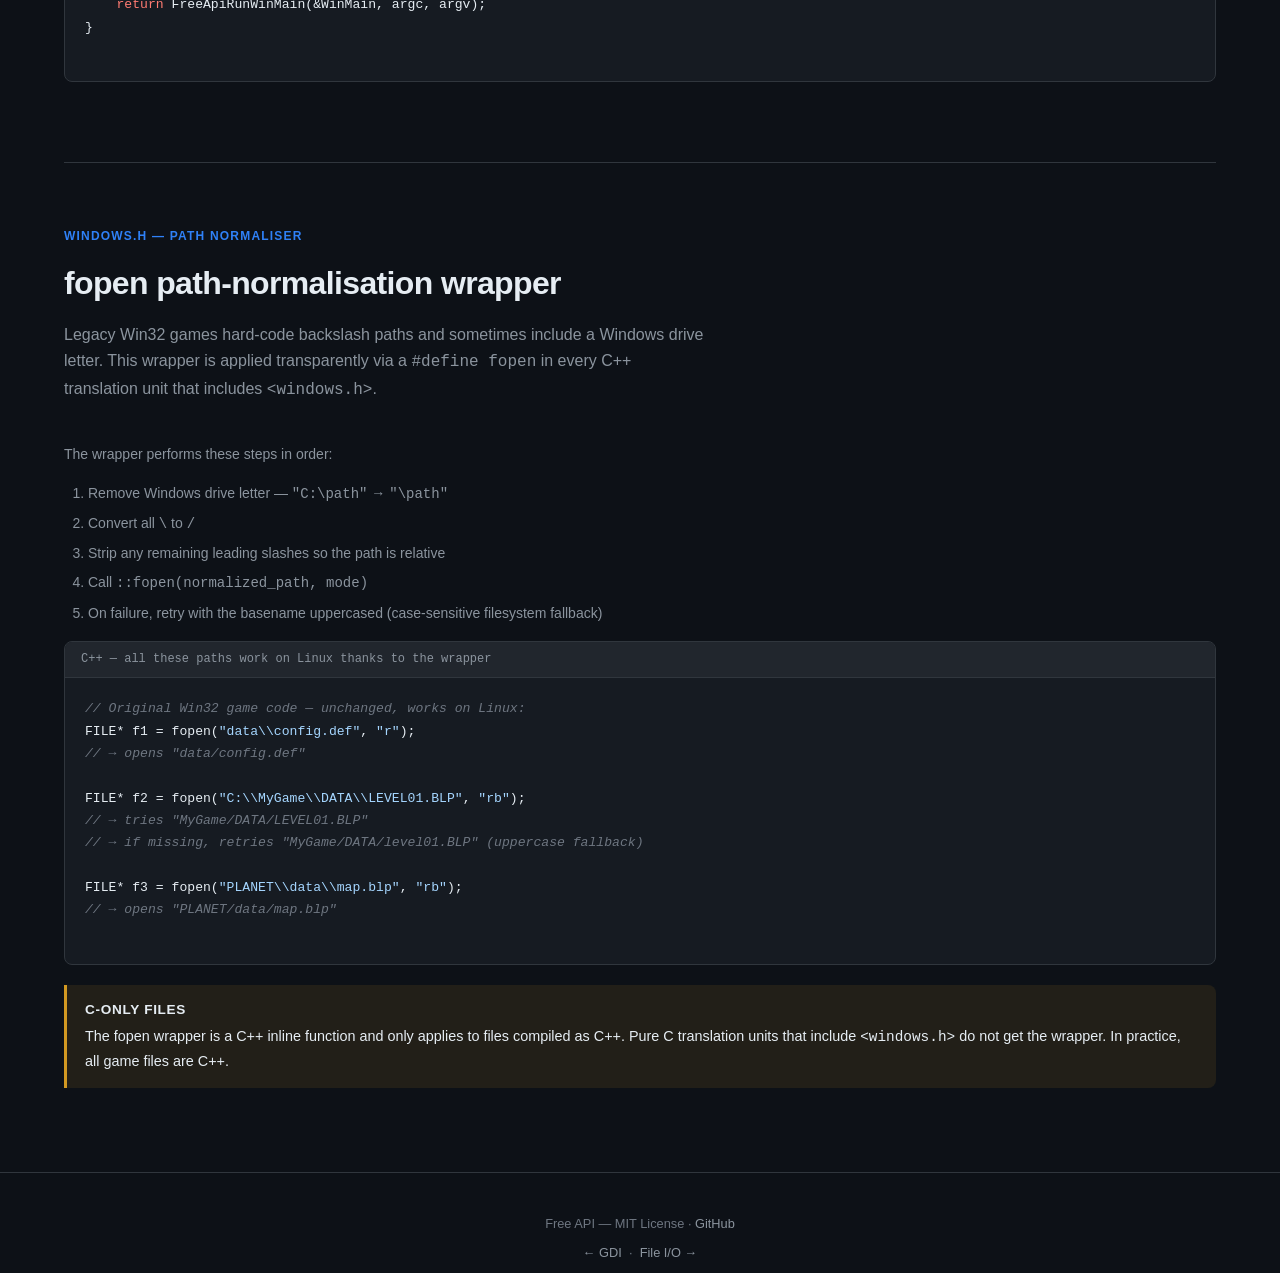
<file: api-winbase.html>
<!DOCTYPE html>
<html lang="en">
<head>
<meta charset="UTF-8">
<meta name="viewport" content="width=device-width, initial-scale=1.0">
<title>System &amp; File Utilities — Free API Reference</title>
<link rel="stylesheet" href="style.css">
</head>
<body>

<header class="site-header">
  <div class="header-inner">
    <a class="logo" href="index.html">Free <span>API</span></a>
    <nav>
      <a href="index.html">Overview</a>
      <a href="api-reference.html" class="active">API Reference</a>
      <a href="integration.html">Integration Guide</a>
    </nav>
  </div>
</header>

<div class="api-subnav">
  <div class="api-subnav-inner">
    <a href="api-reference.html">Index</a>
    <a href="api-types.html">Types &amp; Handles</a>
    <a href="api-winuser.html">Window &amp; Input</a>
    <a href="api-wingdi.html">GDI</a>
    <a href="api-winbase.html" class="active">System &amp; Files</a>
    <a href="api-io.html">File I/O</a>
    <a href="api-mmsystem.html">Multimedia</a>
  </div>
</div>

<main class="main">

  <section style="padding-bottom:0;border:none;">
    <div class="section-label">winbase.h · synchapi.h · sysinfoapi.h · debugapi.h · windows.h</div>
    <h1 class="section-title">System &amp; File Utilities</h1>
    <p class="section-sub">
      Timing, debug output, error codes, memory helpers, directory and file operations,
      environment variables, the WinMain entry-point bridge, and the transparent
      fopen path normaliser.
    </p>
  </section>

  <!-- ── Timing ── -->
  <section id="timing">
    <div class="section-label">synchapi.h · sysinfoapi.h</div>
    <h2 class="section-title">Timing &amp; synchronisation</h2>

    <div class="api-table-wrap">
      <table>
        <thead><tr><th>Function</th><th>Header</th><th>Status</th><th>Description</th></tr></thead>
        <tbody>
          <tr>
            <td><code>Sleep(DWORD dwMilliseconds)</code></td>
            <td>synchapi.h</td>
            <td><span class="badge badge-implemented">IMPLEMENTED</span></td>
            <td>Suspends the calling thread for the specified number of milliseconds. Implemented via POSIX <code>usleep(ms * 1000)</code>. A value of 0 yields the thread.</td>
          </tr>
          <tr>
            <td><code>GetTickCount(void)</code></td>
            <td>sysinfoapi.h</td>
            <td><span class="badge badge-implemented">IMPLEMENTED</span></td>
            <td>Returns milliseconds elapsed since the process started, via <code>SDL_GetTicks()</code>. Wraps after ~49.7 days (32-bit overflow). For timing deltas, always subtract two values.</td>
          </tr>
        </tbody>
      </table>
    </div>

    <div class="code-block">
      <div class="code-header">C++ — timing patterns</div>
      <pre>
<span class="cm">// Frame-rate limiter: cap at 20 fps</span>
DWORD frameStart = GetTickCount();
GameUpdate();
GameRender();
DWORD elapsed = GetTickCount() - frameStart;
<span class="kw">if</span> (elapsed &lt; 50) Sleep(50 - elapsed);   <span class="cm">// wait remainder of 50 ms frame</span>

<span class="cm">// Measure elapsed time</span>
DWORD t0 = GetTickCount();
DoWork();
DWORD ms = GetTickCount() - t0;
printf(<span class="st">"Took %lu ms\n"</span>, (unsigned long)ms);

<span class="cm">// Simple delay</span>
Sleep(200);   <span class="cm">// pause 200 ms</span>
      </pre>
    </div>
  </section>

  <!-- ── Debug ── -->
  <section id="debug">
    <div class="section-label">debugapi.h</div>
    <h2 class="section-title">Debug output</h2>

    <div class="code-block">
      <div class="code-header">Signature</div>
      <pre>void WINAPI OutputDebugString(LPCSTR lpOutputString);</pre>
    </div>
    <p style="color:var(--text-muted);font-size:.875rem;margin:10px 0 16px;">
      On Free API, <code>OutputDebugString</code> is implemented via <code>SDL_Log</code>,
      so output appears in the terminal / logcat depending on platform.
      On a real Windows build with a debugger attached it would also appear in the
      debugger output window.
    </p>

    <div class="code-block">
      <div class="code-header">C++ — debug logging</div>
      <pre>
OutputDebugString(<span class="st">"Game initialised\n"</span>);

<span class="cm">// Build a formatted string first (OutputDebugString has no printf formatting)</span>
<span class="kw">char</span> buf[256];
snprintf(buf, <span class="kw">sizeof</span>(buf), <span class="st">"Score: %d, Level: %d\n"</span>, score, level);
OutputDebugString(buf);

<span class="cm">// Or use wsprintfA (Win32 printf variant, 1024-byte buffer)</span>
wsprintfA(buf, <span class="st">"HP: %d/%d"</span>, hp, maxHp);
OutputDebugString(buf);
      </pre>
    </div>
  </section>

  <!-- ── Error codes ── -->
  <section id="errors">
    <div class="section-label">winbase.h</div>
    <h2 class="section-title">Error codes</h2>

    <div class="api-table-wrap">
      <table>
        <thead><tr><th>Function</th><th>Status</th><th>Description</th></tr></thead>
        <tbody>
          <tr>
            <td><code>GetLastError(void)</code></td>
            <td><span class="badge badge-partial">PARTIAL</span></td>
            <td>Returns the last error code set for the calling thread. In Free API, this mirrors <code>errno</code> after POSIX calls. Not all Free API functions set the last error.</td>
          </tr>
          <tr>
            <td><code>SetLastError(DWORD dwErrCode)</code></td>
            <td><span class="badge badge-partial">PARTIAL</span></td>
            <td>Sets the thread-local last error code.</td>
          </tr>
        </tbody>
      </table>
    </div>

    <div class="code-block">
      <div class="code-header">C++ — checking for errors</div>
      <pre>
<span class="kw">if</span> (!CreateDirectoryA(<span class="st">"saves"</span>, NULL)) {
    DWORD err = GetLastError();
    <span class="kw">char</span> buf[128];
    snprintf(buf, <span class="kw">sizeof</span>(buf), <span class="st">"CreateDirectory failed, error %lu\n"</span>,
             (unsigned long)err);
    OutputDebugString(buf);
}
      </pre>
    </div>
  </section>

  <!-- ── Memory helpers ── -->
  <section id="memory">
    <div class="section-label">winbase.h</div>
    <h2 class="section-title">Memory macros &amp; GlobalMemoryStatus</h2>

    <h3 style="font-size:.95rem;margin-bottom:8px;">Memory macros (HEADER_ONLY)</h3>
    <div class="api-table-wrap">
      <table>
        <thead><tr><th>Macro</th><th>Expands to</th><th>Description</th></tr></thead>
        <tbody>
          <tr><td><code>ZeroMemory(dst, len)</code></td><td><code>memset(dst, 0, len)</code></td><td>Fill a buffer with zeros. Equivalent to C++ value-initialisation.</td></tr>
          <tr><td><code>FillMemory(dst, len, fill)</code></td><td><code>memset(dst, fill, len)</code></td><td>Fill a buffer with a byte value.</td></tr>
          <tr><td><code>CopyMemory(dst, src, len)</code></td><td><code>memmove(dst, src, len)</code></td><td>Copy bytes; memmove handles overlapping regions correctly.</td></tr>
        </tbody>
      </table>
    </div>

    <div class="code-block">
      <div class="code-header">C++ — memory helper examples</div>
      <pre>
WNDCLASSA wc;
ZeroMemory(&amp;wc, <span class="kw">sizeof</span>(wc));   <span class="cm">// clear struct (same as = {})</span>

<span class="kw">char</span> buf[256];
FillMemory(buf, <span class="kw">sizeof</span>(buf), 0xFF);  <span class="cm">// fill with 0xFF</span>

BYTE src[64], dst[64];
CopyMemory(dst, src, <span class="kw">sizeof</span>(src));  <span class="cm">// copy 64 bytes</span>
      </pre>
    </div>

    <h3 style="font-size:.95rem;margin:20px 0 8px;">GlobalMemoryStatus</h3>
    <div class="code-block">
      <div class="code-header">Signature</div>
      <pre>void WINAPI GlobalMemoryStatus(LPMEMORYSTATUS lpBuffer);</pre>
    </div>
    <p style="color:var(--text-muted);font-size:.875rem;margin:10px 0 16px;">
      Fills a <code>MEMORYSTATUS</code> structure with approximate memory statistics.
      On Linux, reads <code>/proc/meminfo</code>. On other platforms, values are
      approximations. Do not rely on these values for precise resource decisions.
    </p>
    <div class="code-block">
      <div class="code-header">C++ — check available memory</div>
      <pre>
MEMORYSTATUS ms;
ms.dwLength = <span class="kw">sizeof</span>(ms);
GlobalMemoryStatus(&amp;ms);

<span class="cm">// dwMemoryLoad: 0-100% memory load estimate</span>
<span class="cm">// dwTotalPhys / dwAvailPhys: total and free physical RAM in bytes</span>
printf(<span class="st">"RAM load: %lu%%  Free: %lu MB\n"</span>,
       (unsigned long)ms.dwMemoryLoad,
       (unsigned long)(ms.dwAvailPhys / (1024*1024)));
      </pre>
    </div>
  </section>

  <!-- ── File & directory ops ── -->
  <section id="fileops">
    <div class="section-label">winbase.h</div>
    <h2 class="section-title">File &amp; directory operations</h2>

    <div class="api-table-wrap">
      <table>
        <thead><tr><th>Function</th><th>Status</th><th>Description</th></tr></thead>
        <tbody>
          <tr>
            <td><code>CreateDirectoryA(path, sa)</code></td>
            <td><span class="badge badge-partial">PARTIAL</span></td>
            <td>Creates a single directory. Path is normalised (drive letter removed, backslashes → slashes, leading slashes stripped). Calls <code>mkdir(path, 0755)</code>. Treats EEXIST as success. Does <em>not</em> create missing parent directories. Security attributes (<code>sa</code>) are ignored.</td>
          </tr>
          <tr>
            <td><code>RemoveDirectoryA(path)</code></td>
            <td><span class="badge badge-partial">PARTIAL</span></td>
            <td>Calls POSIX <code>rmdir</code>. Fails if the directory is not empty.</td>
          </tr>
          <tr>
            <td><code>DeleteFileA(path)</code></td>
            <td><span class="badge badge-partial">PARTIAL</span></td>
            <td>Calls POSIX <code>remove</code>. Returns TRUE on success. No backslash normalisation applied.</td>
          </tr>
          <tr>
            <td><code>SetEnvironmentVariableA(name, value)</code></td>
            <td><span class="badge badge-partial">PARTIAL</span></td>
            <td>Calls POSIX <code>setenv(name, value, 1)</code>. Pass NULL for <code>value</code> to unset.</td>
          </tr>
        </tbody>
      </table>
    </div>

    <div class="code-block">
      <div class="code-header">C++ — directory and file operations</div>
      <pre>
<span class="cm">// Create save directory (safe to call if already exists)</span>
CreateDirectoryA(<span class="st">"saves"</span>, NULL);

<span class="cm">// Create with Windows-style path (drive + backslashes)</span>
CreateDirectoryA(<span class="st">"C:\\MyGame\\Saves"</span>, NULL);
<span class="cm">// → internally treated as "MyGame/Saves" relative to CWD</span>

<span class="cm">// Delete a save file</span>
<span class="kw">if</span> (!DeleteFileA(<span class="st">"saves/slot1.sav"</span>)) {
    OutputDebugString(<span class="st">"Delete failed\n"</span>);
}

<span class="cm">// Set a custom SoundFont path at runtime</span>
SetEnvironmentVariableA(<span class="st">"FREE_API_SOUNDFONT"</span>, <span class="st">"/usr/share/sounds/sf2/FluidR3_GM.sf2"</span>);
      </pre>
    </div>

    <h3 style="font-size:.95rem;margin:20px 0 8px;">Low-level file I/O (_lopen / _lread / _lclose)</h3>
    <div class="api-table-wrap">
      <table>
        <thead><tr><th>Function</th><th>Status</th><th>Description</th></tr></thead>
        <tbody>
          <tr><td><code>_lopen(path, iReadWrite)</code></td><td><span class="badge badge-partial">PARTIAL</span></td><td>Opens file read-only via POSIX <code>open(O_RDONLY)</code>. The <code>iReadWrite</code> mode is ignored — only reading is supported. Returns a file descriptor (int), or -1 on error.</td></tr>
          <tr><td><code>_lread(hFile, buf, n)</code></td><td><span class="badge badge-partial">PARTIAL</span></td><td>Reads up to <code>n</code> bytes into <code>buf</code> via POSIX <code>read</code>. Returns bytes actually read, or HFILE_ERROR on error.</td></tr>
          <tr><td><code>_lclose(hFile)</code></td><td><span class="badge badge-partial">PARTIAL</span></td><td>Closes the file descriptor via POSIX <code>close</code>.</td></tr>
        </tbody>
      </table>
    </div>

    <div class="code-block">
      <div class="code-header">C++ — _lopen / _lread pattern</div>
      <pre>
<span class="kw">int</span> fh = _lopen(<span class="st">"data/level01.dat"</span>, OF_READ);
<span class="kw">if</span> (fh == -1) { OutputDebugString(<span class="st">"open failed\n"</span>); <span class="kw">return</span>; }

BYTE header[16];
UINT read = _lread(fh, header, <span class="kw">sizeof</span>(header));
<span class="cm">// ... process data ...</span>

_lclose(fh);
      </pre>
    </div>
  </section>

  <!-- ── Resource stubs ── -->
  <section id="resources">
    <div class="section-label">winbase.h — resource stubs</div>
    <h2 class="section-title">Win32 resource stubs</h2>
    <p style="color:var(--text-muted);font-size:.875rem;margin-bottom:16px;">
      Win32 embedded resources (icons, strings, bitmaps compiled into the EXE) are
      not supported. All resource functions compile cleanly and return NULL/0 so that
      code using them does not crash.
    </p>

    <div class="api-table-wrap">
      <table>
        <thead><tr><th>Function</th><th>Status</th><th>Returns</th></tr></thead>
        <tbody>
          <tr><td><code>GetModuleHandleA(LPCSTR name)</code></td><td><span class="badge badge-stub">STUB</span></td><td>NULL</td></tr>
          <tr><td><code>FindResourceA(hMod, name, type)</code></td><td><span class="badge badge-stub">STUB</span></td><td>NULL</td></tr>
          <tr><td><code>LoadResource(hMod, hRes)</code></td><td><span class="badge badge-stub">STUB</span></td><td>NULL</td></tr>
          <tr><td><code>LockResource(hRes)</code></td><td><span class="badge badge-stub">STUB</span></td><td>NULL</td></tr>
          <tr><td><code>SizeofResource(hMod, hRes)</code></td><td><span class="badge badge-stub">STUB</span></td><td>0</td></tr>
          <tr><td><code>FreeResource(hRes)</code></td><td><span class="badge badge-stub">STUB</span></td><td>FALSE</td></tr>
          <tr><td><code>UnlockResource(hRes)</code></td><td><span class="badge badge-stub">STUB</span></td><td>FALSE</td></tr>
          <tr><td><code>LoadStringA(hInst, uID, buf, cch)</code></td><td><span class="badge badge-stub">STUB</span></td><td>0</td></tr>
        </tbody>
      </table>
    </div>
  </section>

  <!-- ── WinMain bridge ── -->
  <section id="winmain">
    <div class="section-label">windows.h — entry point</div>
    <h2 class="section-title">WinMain bridge</h2>
    <p class="section-sub">
      Win32 games use <code>WinMain</code> instead of <code>main</code>. Free API
      provides a macro and a helper function to bridge the two.
    </p>

    <div class="api-table-wrap">
      <table>
        <thead><tr><th>Symbol</th><th>Status</th><th>Description</th></tr></thead>
        <tbody>
          <tr>
            <td><code>FREE_API_IMPLEMENT_WINMAIN()</code></td>
            <td><span class="badge badge-partial">PARTIAL</span></td>
            <td>C++ macro that generates a <code>main(int argc, char** argv)</code> which calls <code>FreeApiRunWinMain(&amp;WinMain, argc, argv)</code>. Only defined when <code>_WIN32</code> is <em>not</em> defined (non-Windows builds). On Windows, the real WinMain startup code is used instead.</td>
          </tr>
          <tr>
            <td><code>FreeApiRunWinMain(entryPoint, argc, argv)</code></td>
            <td><span class="badge badge-partial">PARTIAL</span></td>
            <td>Sets <code>_pgmptr = argv[0]</code>, builds <code>lpCmdLine</code> by joining <code>argv[1..]</code> with spaces, then calls <code>entryPoint(NULL, NULL, lpCmdLine, SW_SHOW)</code>.</td>
          </tr>
          <tr>
            <td><code>_pgmptr</code></td>
            <td><span class="badge badge-partial">PARTIAL</span></td>
            <td>Declared <code>extern char*</code> on non-Windows. Set to <code>argv[0]</code> by <code>FreeApiRunWinMain</code>. Some legacy games read this to locate their executable directory.</td>
          </tr>
        </tbody>
      </table>
    </div>

    <div class="code-block">
      <div class="code-header">C++ — usage of FREE_API_IMPLEMENT_WINMAIN</div>
      <pre>
<span class="pp">#include</span> <span class="st">&lt;windows.h&gt;</span>

<span class="cm">// This macro generates:
//   int main(int argc, char** argv) {
//       return FreeApiRunWinMain(&amp;WinMain, argc, argv);
//   }
// Followed immediately by the WinMain body you provide.</span>

FREE_API_IMPLEMENT_WINMAIN()
{
    <span class="cm">// hInstance   = NULL (not needed)</span>
    <span class="cm">// hPrevInstance = NULL</span>
    <span class="cm">// lpCmdLine   = command-line args joined by spaces</span>
    <span class="cm">// nCmdShow    = SW_SHOW (5)</span>

    WNDCLASSA wc = {};
    wc.lpfnWndProc   = MyWindowProc;
    wc.lpszClassName = <span class="st">"GameWindow"</span>;
    RegisterClass(&amp;wc);

    HWND hwnd = CreateWindowA(<span class="st">"GameWindow"</span>, <span class="st">"My Game"</span>,
        WS_OVERLAPPEDWINDOW | WS_VISIBLE,
        100, 100, 800, 600, NULL, NULL, hInstance, NULL);

    MSG msg;
    <span class="kw">while</span> (GetMessage(&amp;msg, NULL, 0, 0)) {
        TranslateMessage(&amp;msg);
        DispatchMessage(&amp;msg);
    }
    <span class="kw">return</span> (int)msg.wParam;
}
      </pre>
    </div>

    <div class="callout">
      <strong>Manual bridge</strong>
      If you need to keep <code>main()</code> separate (e.g. for SDL3 Android support),
      call <code>FreeApiRunWinMain</code> directly and forward-declare <code>WinMain</code>:
    </div>

    <div class="code-block">
      <div class="code-header">C++ — manual bridge in a separate translation unit</div>
      <pre>
<span class="pp">#include</span> <span class="st">&lt;windows.h&gt;</span>

<span class="kw">int</span> WINAPI WinMain(HINSTANCE, HINSTANCE, LPSTR, <span class="kw">int</span>);  <span class="cm">// forward declaration</span>

<span class="kw">int</span> main(<span class="kw">int</span> argc, <span class="kw">char</span>** argv)
{
    <span class="kw">return</span> FreeApiRunWinMain(&amp;WinMain, argc, argv);
}
      </pre>
    </div>
  </section>

  <!-- ── fopen wrapper ── -->
  <section id="fopen">
    <div class="section-label">windows.h — path normaliser</div>
    <h2 class="section-title">fopen path-normalisation wrapper</h2>
    <p class="section-sub">
      Legacy Win32 games hard-code backslash paths and sometimes include a Windows
      drive letter. This wrapper is applied transparently via a <code>#define fopen</code>
      in every C++ translation unit that includes <code>&lt;windows.h&gt;</code>.
    </p>

    <p style="color:var(--text-muted);font-size:.875rem;margin-bottom:16px;">The wrapper performs these steps in order:</p>
    <ol style="font-size:.875rem;color:var(--text-muted);padding-left:24px;display:flex;flex-direction:column;gap:6px;">
      <li>Remove Windows drive letter — <code>"C:\path"</code> → <code>"\path"</code></li>
      <li>Convert all <code>\</code> to <code>/</code></li>
      <li>Strip any remaining leading slashes so the path is relative</li>
      <li>Call <code>::fopen(normalized_path, mode)</code></li>
      <li>On failure, retry with the basename uppercased (case-sensitive filesystem fallback)</li>
    </ol>

    <div class="code-block">
      <div class="code-header">C++ — all these paths work on Linux thanks to the wrapper</div>
      <pre>
<span class="cm">// Original Win32 game code — unchanged, works on Linux:</span>
FILE* f1 = fopen(<span class="st">"data\\config.def"</span>, <span class="st">"r"</span>);
<span class="cm">// → opens "data/config.def"</span>

FILE* f2 = fopen(<span class="st">"C:\\MyGame\\DATA\\LEVEL01.BLP"</span>, <span class="st">"rb"</span>);
<span class="cm">// → tries "MyGame/DATA/LEVEL01.BLP"</span>
<span class="cm">// → if missing, retries "MyGame/DATA/level01.BLP" (uppercase fallback)</span>

FILE* f3 = fopen(<span class="st">"PLANET\\data\\map.blp"</span>, <span class="st">"rb"</span>);
<span class="cm">// → opens "PLANET/data/map.blp"</span>
      </pre>
    </div>

    <div class="callout warn">
      <strong>C-only files</strong>
      The fopen wrapper is a C++ inline function and only applies to files compiled as
      C++. Pure C translation units that include <code>&lt;windows.h&gt;</code> do not
      get the wrapper. In practice, all game files are C++.
    </div>
  </section>

</main>

<footer>
  <p>Free API — MIT License · <a href="https://github.com/openeggbert/free-api">GitHub</a></p>
  <p style="margin-top:8px;"><a href="api-wingdi.html">← GDI</a> &nbsp;·&nbsp; <a href="api-io.html">File I/O →</a></p>
</footer>
</body>
</html>
</file>
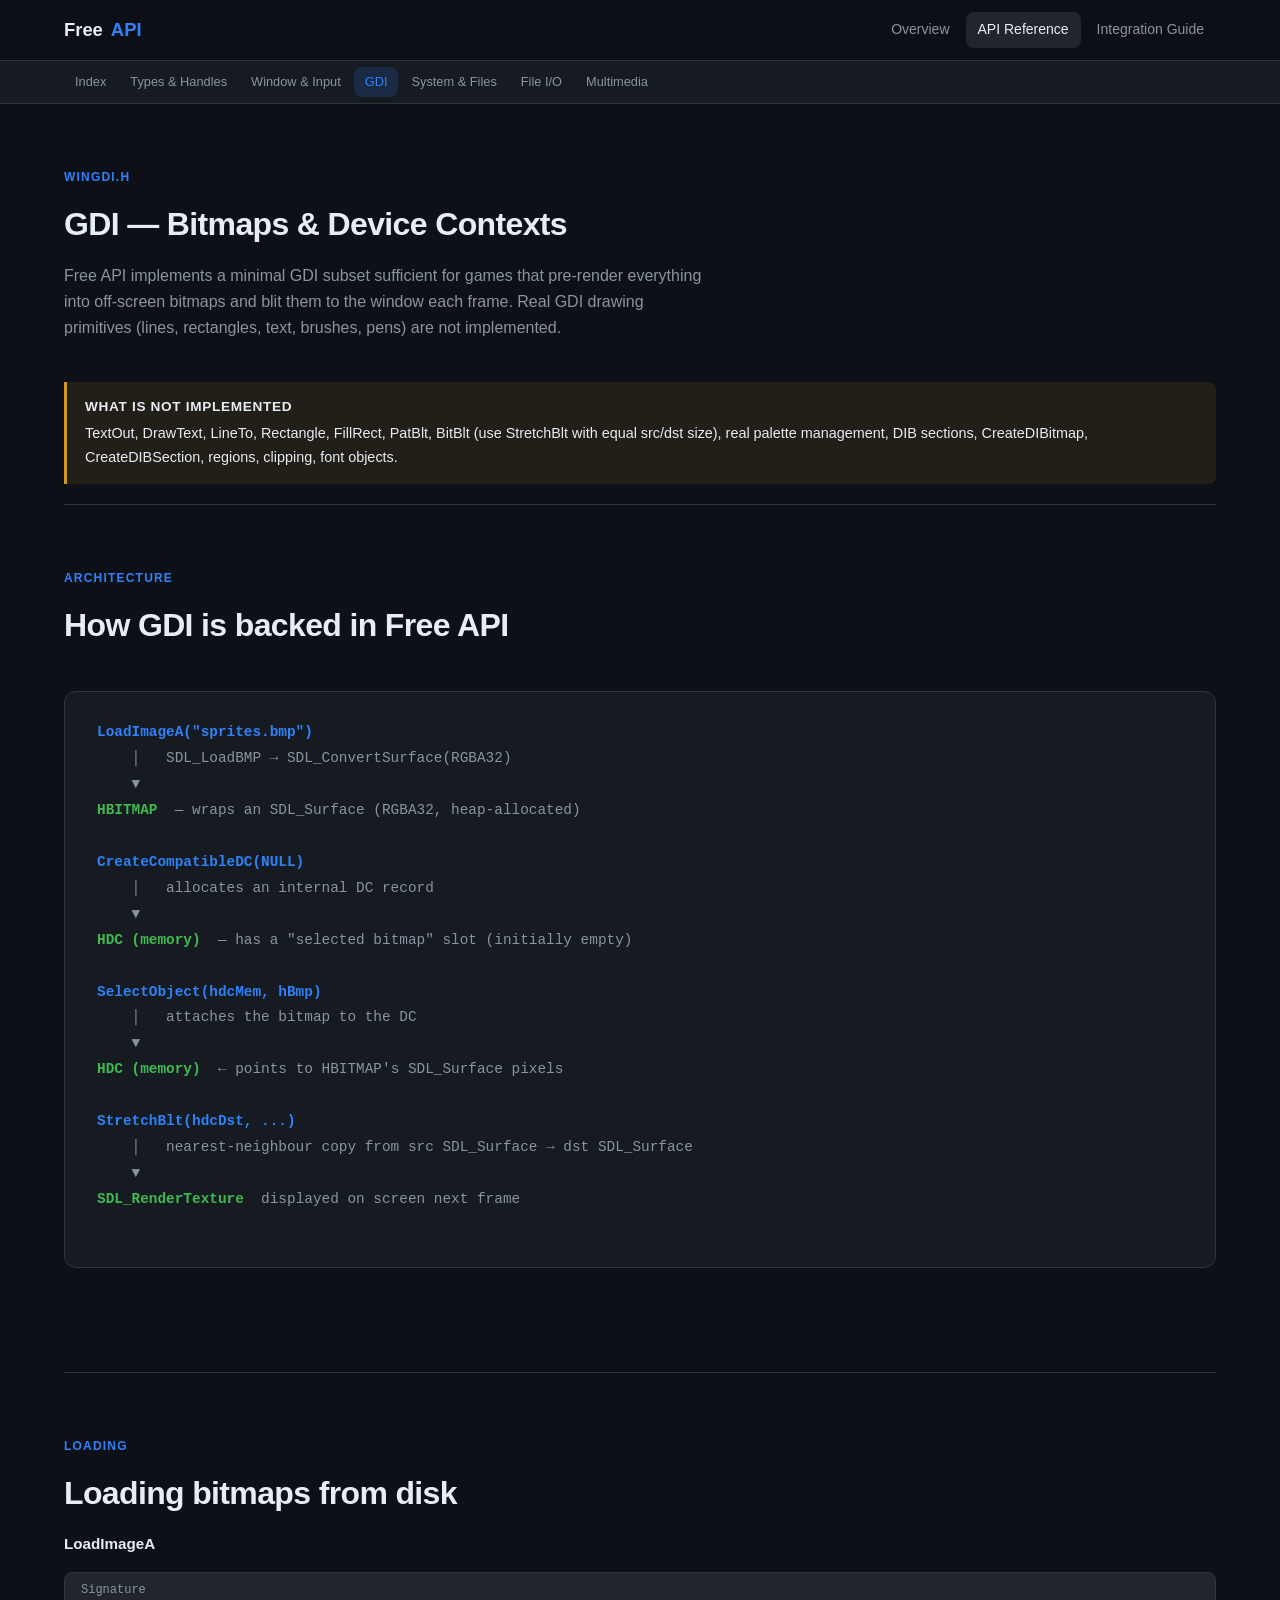
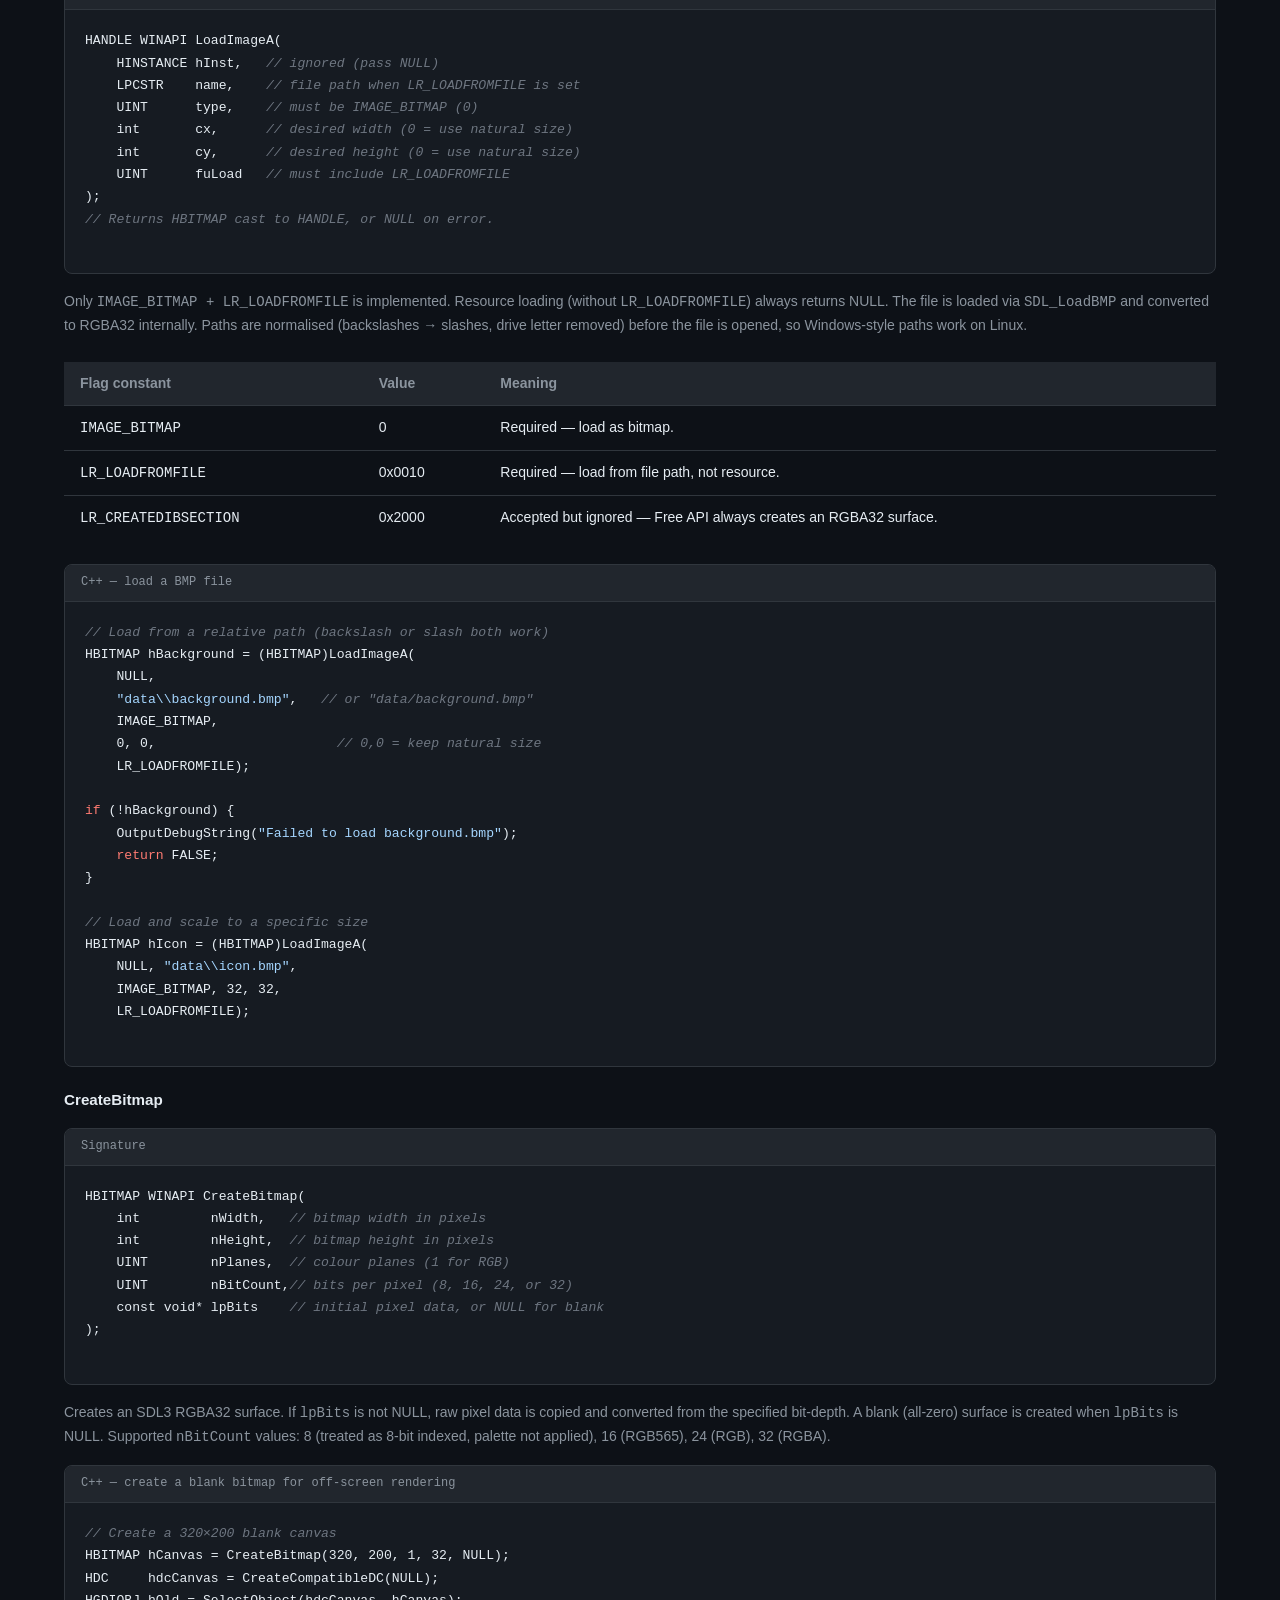
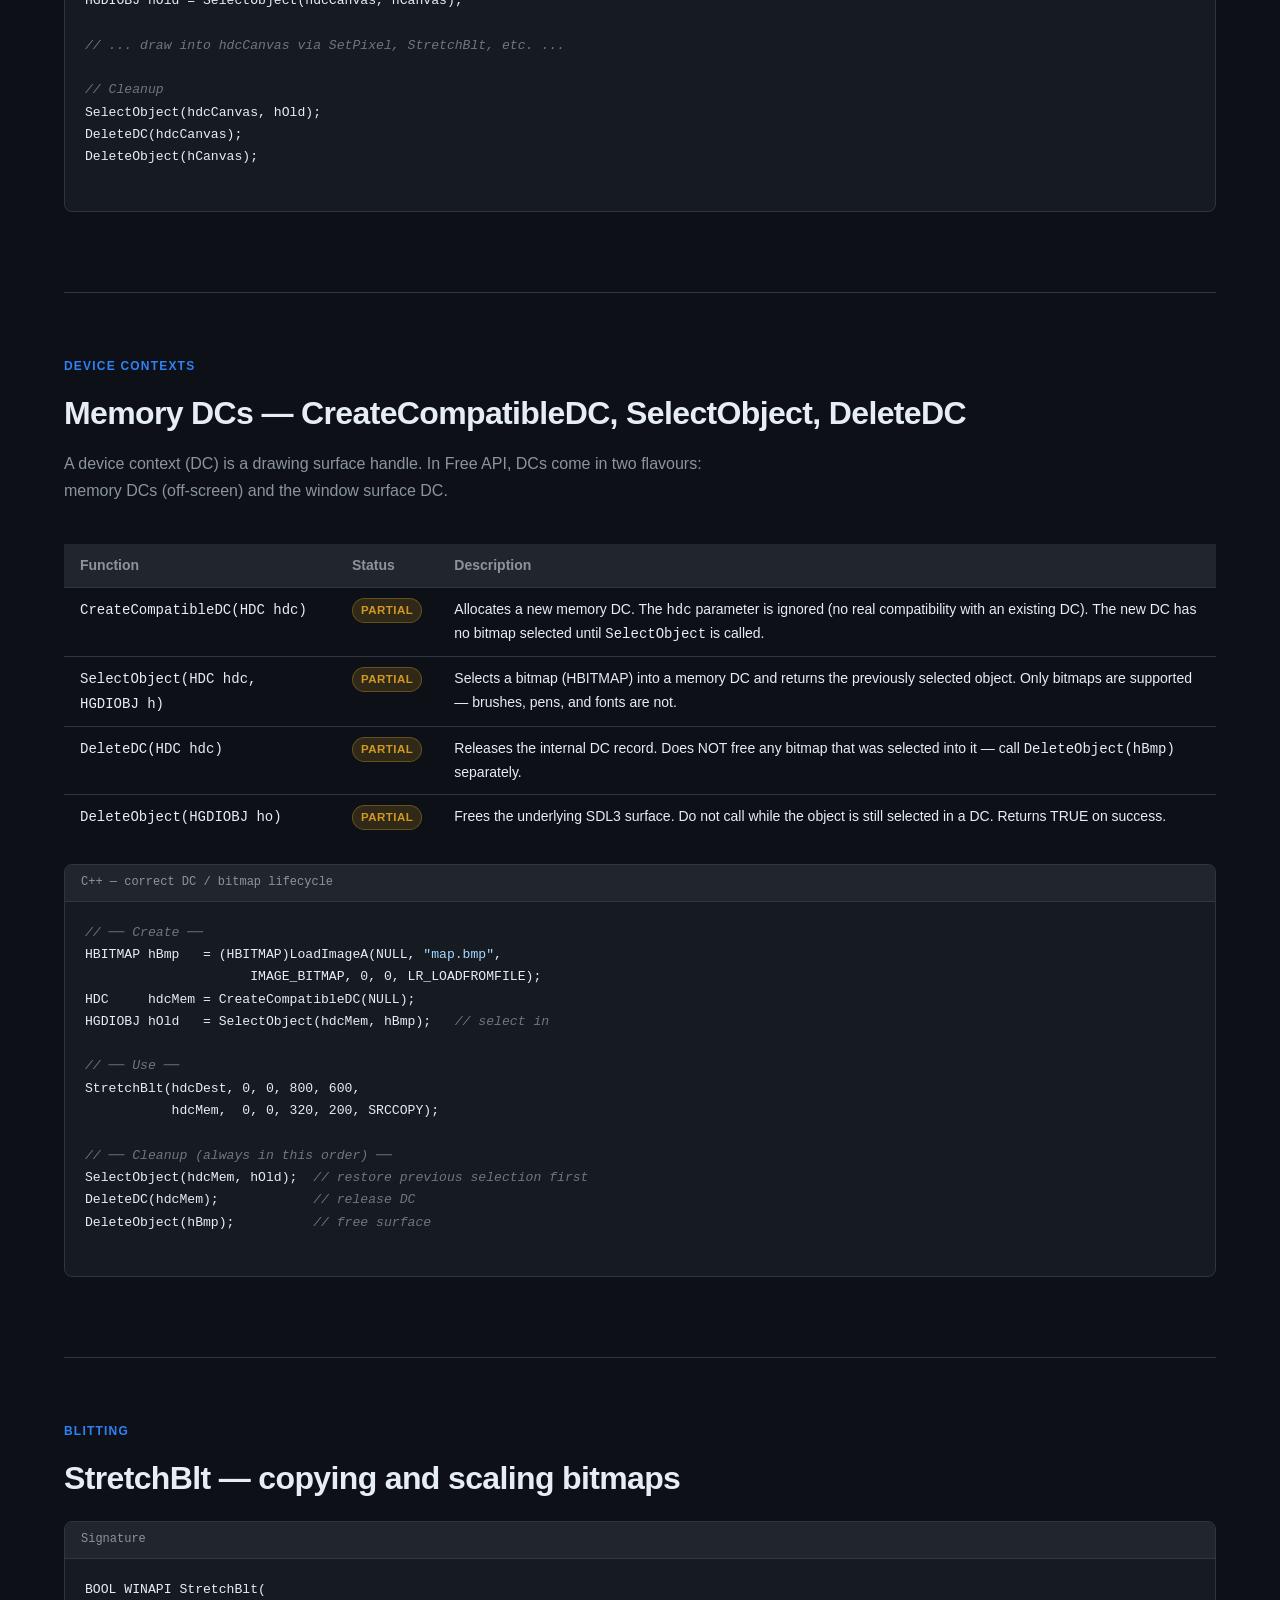
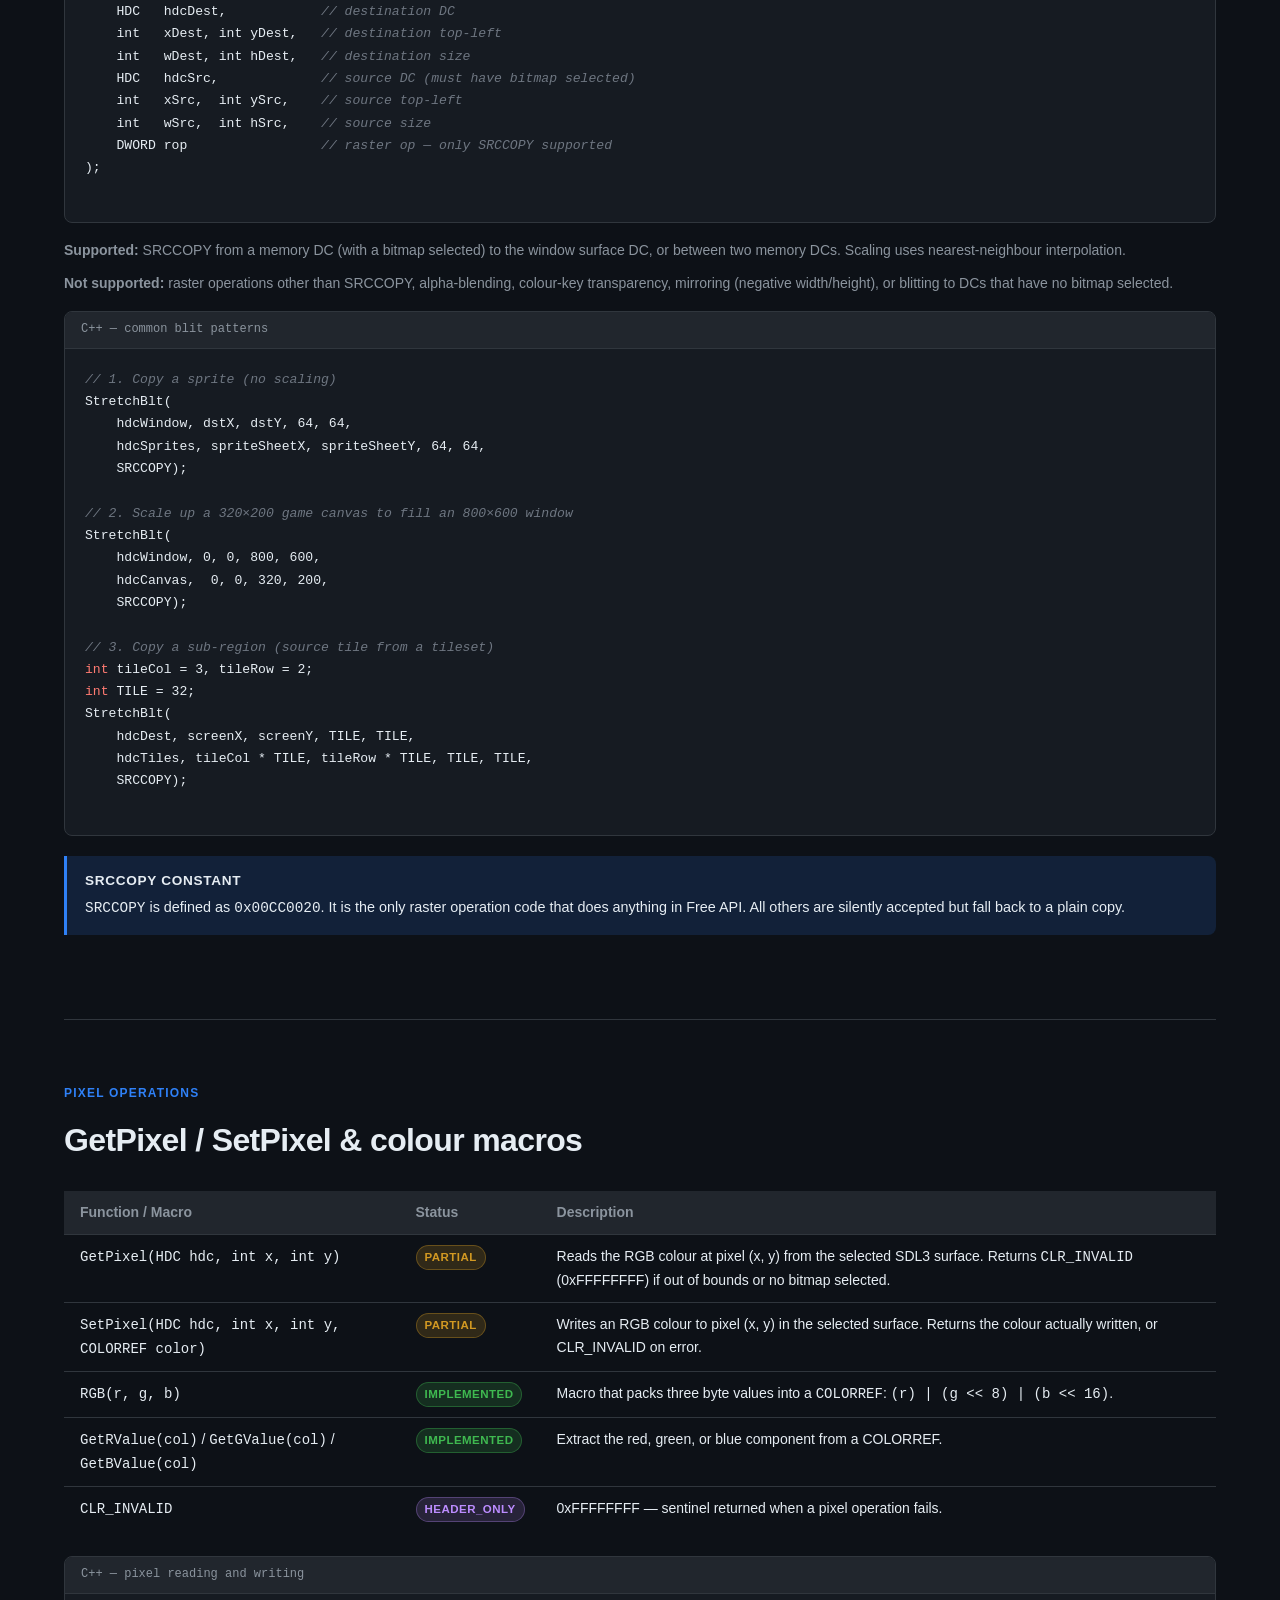
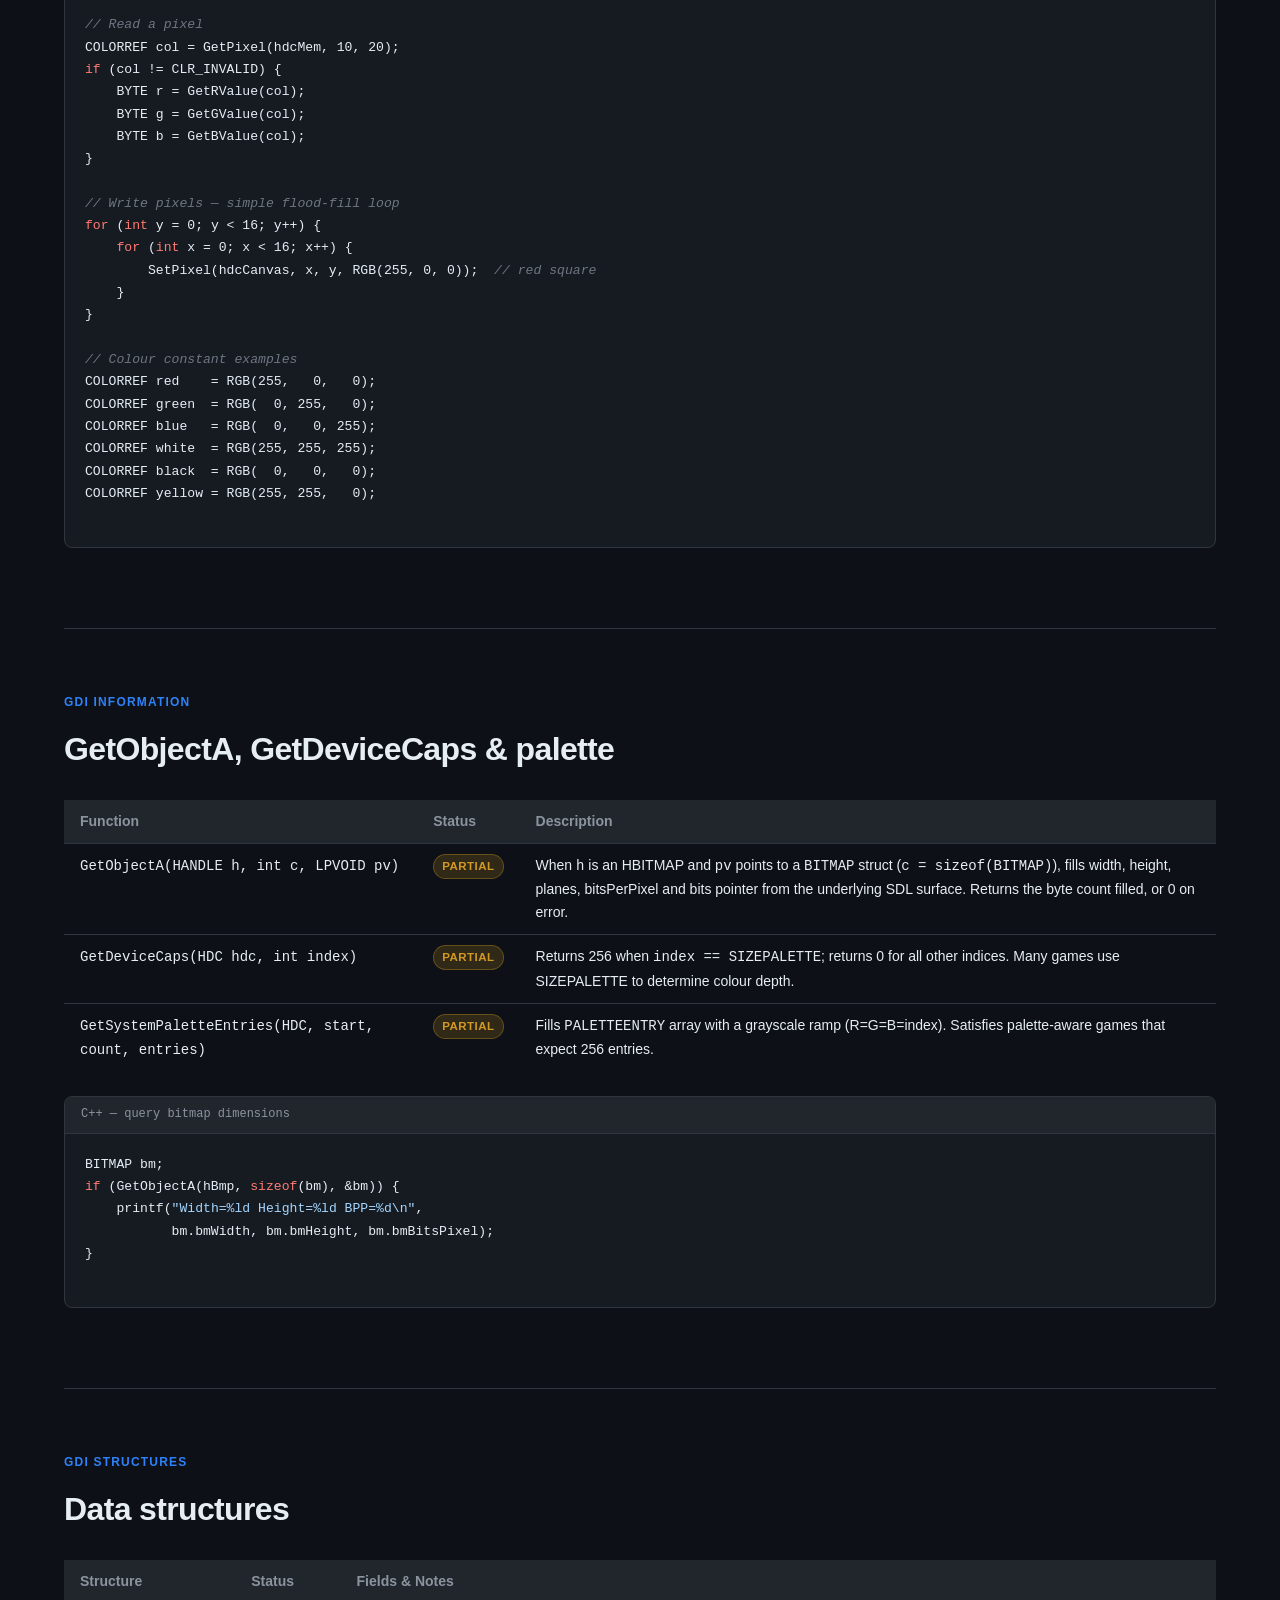
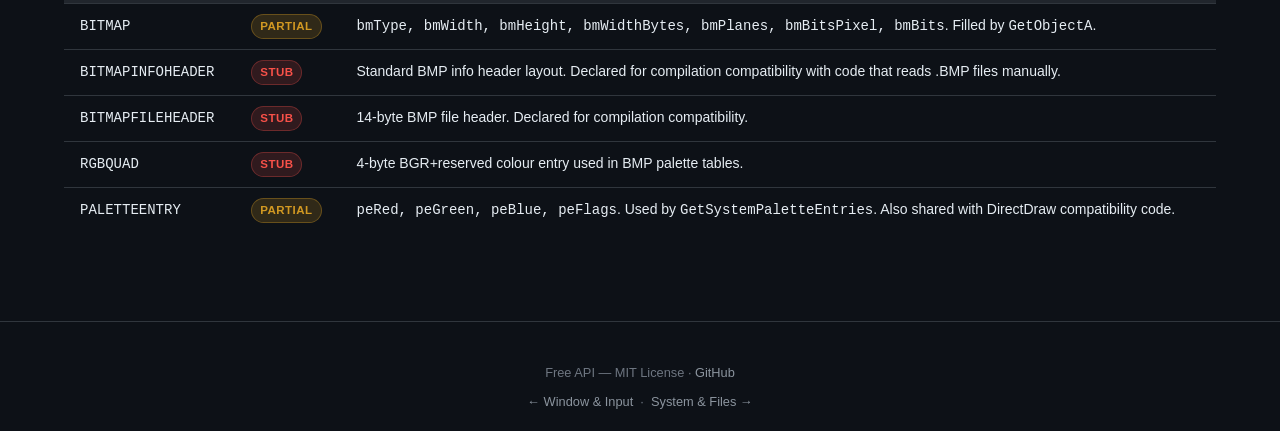
<file: api-wingdi.html>
<!DOCTYPE html>
<html lang="en">
<head>
<meta charset="UTF-8">
<meta name="viewport" content="width=device-width, initial-scale=1.0">
<title>GDI — Bitmaps &amp; DCs — Free API Reference</title>
<link rel="stylesheet" href="style.css">
</head>
<body>

<header class="site-header">
  <div class="header-inner">
    <a class="logo" href="index.html">Free <span>API</span></a>
    <nav>
      <a href="index.html">Overview</a>
      <a href="api-reference.html" class="active">API Reference</a>
      <a href="integration.html">Integration Guide</a>
    </nav>
  </div>
</header>

<div class="api-subnav">
  <div class="api-subnav-inner">
    <a href="api-reference.html">Index</a>
    <a href="api-types.html">Types &amp; Handles</a>
    <a href="api-winuser.html">Window &amp; Input</a>
    <a href="api-wingdi.html" class="active">GDI</a>
    <a href="api-winbase.html">System &amp; Files</a>
    <a href="api-io.html">File I/O</a>
    <a href="api-mmsystem.html">Multimedia</a>
  </div>
</div>

<main class="main">

  <section style="padding-bottom:0;border:none;">
    <div class="section-label">wingdi.h</div>
    <h1 class="section-title">GDI — Bitmaps &amp; Device Contexts</h1>
    <p class="section-sub">
      Free API implements a minimal GDI subset sufficient for games that pre-render
      everything into off-screen bitmaps and blit them to the window each frame.
      Real GDI drawing primitives (lines, rectangles, text, brushes, pens) are
      not implemented.
    </p>

    <div class="callout warn">
      <strong>What is NOT implemented</strong>
      TextOut, DrawText, LineTo, Rectangle, FillRect, PatBlt, BitBlt (use StretchBlt
      with equal src/dst size), real palette management, DIB sections, CreateDIBitmap,
      CreateDIBSection, regions, clipping, font objects.
    </div>
  </section>

  <!-- ── How GDI works in Free API ── -->
  <section id="overview">
    <div class="section-label">Architecture</div>
    <h2 class="section-title">How GDI is backed in Free API</h2>

    <div class="arch-diagram">
      <pre>
<span class="hl">LoadImageA("sprites.bmp")</span>
    │   SDL_LoadBMP → SDL_ConvertSurface(RGBA32)
    ▼
<span class="hl2">HBITMAP</span>  — wraps an SDL_Surface (RGBA32, heap-allocated)

<span class="hl">CreateCompatibleDC(NULL)</span>
    │   allocates an internal DC record
    ▼
<span class="hl2">HDC (memory)</span>  — has a "selected bitmap" slot (initially empty)

<span class="hl">SelectObject(hdcMem, hBmp)</span>
    │   attaches the bitmap to the DC
    ▼
<span class="hl2">HDC (memory)</span>  ← points to HBITMAP's SDL_Surface pixels

<span class="hl">StretchBlt(hdcDst, ...)</span>
    │   nearest-neighbour copy from src SDL_Surface → dst SDL_Surface
    ▼
<span class="hl2">SDL_RenderTexture</span>  displayed on screen next frame
      </pre>
    </div>
  </section>

  <!-- ── Loading bitmaps ── -->
  <section id="load">
    <div class="section-label">Loading</div>
    <h2 class="section-title">Loading bitmaps from disk</h2>

    <h3 style="font-size:.95rem;margin-bottom:8px;">LoadImageA</h3>
    <div class="code-block">
      <div class="code-header">Signature</div>
      <pre>
HANDLE WINAPI LoadImageA(
    HINSTANCE hInst,   <span class="cm">// ignored (pass NULL)</span>
    LPCSTR    name,    <span class="cm">// file path when LR_LOADFROMFILE is set</span>
    UINT      type,    <span class="cm">// must be IMAGE_BITMAP (0)</span>
    int       cx,      <span class="cm">// desired width (0 = use natural size)</span>
    int       cy,      <span class="cm">// desired height (0 = use natural size)</span>
    UINT      fuLoad   <span class="cm">// must include LR_LOADFROMFILE</span>
);
<span class="cm">// Returns HBITMAP cast to HANDLE, or NULL on error.</span>
      </pre>
    </div>

    <p style="color:var(--text-muted);font-size:.875rem;margin:10px 0 16px;">
      Only <code>IMAGE_BITMAP + LR_LOADFROMFILE</code> is implemented.
      Resource loading (without <code>LR_LOADFROMFILE</code>) always returns NULL.
      The file is loaded via <code>SDL_LoadBMP</code> and converted to RGBA32 internally.
      Paths are normalised (backslashes → slashes, drive letter removed) before
      the file is opened, so Windows-style paths work on Linux.
    </p>

    <div class="api-table-wrap">
      <table>
        <thead><tr><th>Flag constant</th><th>Value</th><th>Meaning</th></tr></thead>
        <tbody>
          <tr><td><code>IMAGE_BITMAP</code></td><td>0</td><td>Required — load as bitmap.</td></tr>
          <tr><td><code>LR_LOADFROMFILE</code></td><td>0x0010</td><td>Required — load from file path, not resource.</td></tr>
          <tr><td><code>LR_CREATEDIBSECTION</code></td><td>0x2000</td><td>Accepted but ignored — Free API always creates an RGBA32 surface.</td></tr>
        </tbody>
      </table>
    </div>

    <div class="code-block">
      <div class="code-header">C++ — load a BMP file</div>
      <pre>
<span class="cm">// Load from a relative path (backslash or slash both work)</span>
HBITMAP hBackground = (HBITMAP)LoadImageA(
    NULL,
    <span class="st">"data\\background.bmp"</span>,   <span class="cm">// or "data/background.bmp"</span>
    IMAGE_BITMAP,
    0, 0,                       <span class="cm">// 0,0 = keep natural size</span>
    LR_LOADFROMFILE);

<span class="kw">if</span> (!hBackground) {
    OutputDebugString(<span class="st">"Failed to load background.bmp"</span>);
    <span class="kw">return</span> FALSE;
}

<span class="cm">// Load and scale to a specific size</span>
HBITMAP hIcon = (HBITMAP)LoadImageA(
    NULL, <span class="st">"data\\icon.bmp"</span>,
    IMAGE_BITMAP, 32, 32,
    LR_LOADFROMFILE);
      </pre>
    </div>

    <h3 style="font-size:.95rem;margin:20px 0 8px;">CreateBitmap</h3>
    <div class="code-block">
      <div class="code-header">Signature</div>
      <pre>
HBITMAP WINAPI CreateBitmap(
    int         nWidth,   <span class="cm">// bitmap width in pixels</span>
    int         nHeight,  <span class="cm">// bitmap height in pixels</span>
    UINT        nPlanes,  <span class="cm">// colour planes (1 for RGB)</span>
    UINT        nBitCount,<span class="cm">// bits per pixel (8, 16, 24, or 32)</span>
    const void* lpBits    <span class="cm">// initial pixel data, or NULL for blank</span>
);
      </pre>
    </div>
    <p style="color:var(--text-muted);font-size:.875rem;margin:10px 0 16px;">
      Creates an SDL3 RGBA32 surface. If <code>lpBits</code> is not NULL, raw pixel
      data is copied and converted from the specified bit-depth. A blank (all-zero) surface
      is created when <code>lpBits</code> is NULL. Supported <code>nBitCount</code> values:
      8 (treated as 8-bit indexed, palette not applied), 16 (RGB565), 24 (RGB), 32 (RGBA).
    </p>

    <div class="code-block">
      <div class="code-header">C++ — create a blank bitmap for off-screen rendering</div>
      <pre>
<span class="cm">// Create a 320×200 blank canvas</span>
HBITMAP hCanvas = CreateBitmap(320, 200, 1, 32, NULL);
HDC     hdcCanvas = CreateCompatibleDC(NULL);
HGDIOBJ hOld = SelectObject(hdcCanvas, hCanvas);

<span class="cm">// ... draw into hdcCanvas via SetPixel, StretchBlt, etc. ...</span>

<span class="cm">// Cleanup</span>
SelectObject(hdcCanvas, hOld);
DeleteDC(hdcCanvas);
DeleteObject(hCanvas);
      </pre>
    </div>
  </section>

  <!-- ── Device Contexts ── -->
  <section id="dc">
    <div class="section-label">Device Contexts</div>
    <h2 class="section-title">Memory DCs — CreateCompatibleDC, SelectObject, DeleteDC</h2>
    <p class="section-sub">
      A device context (DC) is a drawing surface handle. In Free API, DCs come in
      two flavours: memory DCs (off-screen) and the window surface DC.
    </p>

    <div class="api-table-wrap">
      <table>
        <thead><tr><th>Function</th><th>Status</th><th>Description</th></tr></thead>
        <tbody>
          <tr>
            <td><code>CreateCompatibleDC(HDC hdc)</code></td>
            <td><span class="badge badge-partial">PARTIAL</span></td>
            <td>Allocates a new memory DC. The <code>hdc</code> parameter is ignored (no real compatibility with an existing DC). The new DC has no bitmap selected until <code>SelectObject</code> is called.</td>
          </tr>
          <tr>
            <td><code>SelectObject(HDC hdc, HGDIOBJ h)</code></td>
            <td><span class="badge badge-partial">PARTIAL</span></td>
            <td>Selects a bitmap (HBITMAP) into a memory DC and returns the previously selected object. Only bitmaps are supported — brushes, pens, and fonts are not.</td>
          </tr>
          <tr>
            <td><code>DeleteDC(HDC hdc)</code></td>
            <td><span class="badge badge-partial">PARTIAL</span></td>
            <td>Releases the internal DC record. Does NOT free any bitmap that was selected into it — call <code>DeleteObject(hBmp)</code> separately.</td>
          </tr>
          <tr>
            <td><code>DeleteObject(HGDIOBJ ho)</code></td>
            <td><span class="badge badge-partial">PARTIAL</span></td>
            <td>Frees the underlying SDL3 surface. Do not call while the object is still selected in a DC. Returns TRUE on success.</td>
          </tr>
        </tbody>
      </table>
    </div>

    <div class="code-block">
      <div class="code-header">C++ — correct DC / bitmap lifecycle</div>
      <pre>
<span class="cm">// ── Create ──</span>
HBITMAP hBmp   = (HBITMAP)LoadImageA(NULL, <span class="st">"map.bmp"</span>,
                     IMAGE_BITMAP, 0, 0, LR_LOADFROMFILE);
HDC     hdcMem = CreateCompatibleDC(NULL);
HGDIOBJ hOld   = SelectObject(hdcMem, hBmp);   <span class="cm">// select in</span>

<span class="cm">// ── Use ──</span>
StretchBlt(hdcDest, 0, 0, 800, 600,
           hdcMem,  0, 0, 320, 200, SRCCOPY);

<span class="cm">// ── Cleanup (always in this order) ──</span>
SelectObject(hdcMem, hOld);  <span class="cm">// restore previous selection first</span>
DeleteDC(hdcMem);            <span class="cm">// release DC</span>
DeleteObject(hBmp);          <span class="cm">// free surface</span>
      </pre>
    </div>
  </section>

  <!-- ── Blitting ── -->
  <section id="blit">
    <div class="section-label">Blitting</div>
    <h2 class="section-title">StretchBlt — copying and scaling bitmaps</h2>

    <div class="code-block">
      <div class="code-header">Signature</div>
      <pre>
BOOL WINAPI StretchBlt(
    HDC   hdcDest,            <span class="cm">// destination DC</span>
    int   xDest, int yDest,   <span class="cm">// destination top-left</span>
    int   wDest, int hDest,   <span class="cm">// destination size</span>
    HDC   hdcSrc,             <span class="cm">// source DC (must have bitmap selected)</span>
    int   xSrc,  int ySrc,    <span class="cm">// source top-left</span>
    int   wSrc,  int hSrc,    <span class="cm">// source size</span>
    DWORD rop                 <span class="cm">// raster op — only SRCCOPY supported</span>
);
      </pre>
    </div>

    <p style="color:var(--text-muted);font-size:.875rem;margin:10px 0;">
      <strong>Supported:</strong> SRCCOPY from a memory DC (with a bitmap selected) to
      the window surface DC, or between two memory DCs.
      Scaling uses nearest-neighbour interpolation.
    </p>
    <p style="color:var(--text-muted);font-size:.875rem;margin:10px 0 16px;">
      <strong>Not supported:</strong> raster operations other than SRCCOPY, alpha-blending,
      colour-key transparency, mirroring (negative width/height), or blitting to DCs
      that have no bitmap selected.
    </p>

    <div class="code-block">
      <div class="code-header">C++ — common blit patterns</div>
      <pre>
<span class="cm">// 1. Copy a sprite (no scaling)</span>
StretchBlt(
    hdcWindow, dstX, dstY, 64, 64,
    hdcSprites, spriteSheetX, spriteSheetY, 64, 64,
    SRCCOPY);

<span class="cm">// 2. Scale up a 320×200 game canvas to fill an 800×600 window</span>
StretchBlt(
    hdcWindow, 0, 0, 800, 600,
    hdcCanvas,  0, 0, 320, 200,
    SRCCOPY);

<span class="cm">// 3. Copy a sub-region (source tile from a tileset)</span>
<span class="kw">int</span> tileCol = 3, tileRow = 2;
<span class="kw">int</span> TILE = 32;
StretchBlt(
    hdcDest, screenX, screenY, TILE, TILE,
    hdcTiles, tileCol * TILE, tileRow * TILE, TILE, TILE,
    SRCCOPY);
      </pre>
    </div>

    <div class="callout">
      <strong>SRCCOPY constant</strong>
      <code>SRCCOPY</code> is defined as <code>0x00CC0020</code>. It is the only raster
      operation code that does anything in Free API. All others are silently accepted but
      fall back to a plain copy.
    </div>
  </section>

  <!-- ── Pixel operations ── -->
  <section id="pixels">
    <div class="section-label">Pixel operations</div>
    <h2 class="section-title">GetPixel / SetPixel &amp; colour macros</h2>

    <div class="api-table-wrap">
      <table>
        <thead><tr><th>Function / Macro</th><th>Status</th><th>Description</th></tr></thead>
        <tbody>
          <tr>
            <td><code>GetPixel(HDC hdc, int x, int y)</code></td>
            <td><span class="badge badge-partial">PARTIAL</span></td>
            <td>Reads the RGB colour at pixel (x, y) from the selected SDL3 surface. Returns <code>CLR_INVALID</code> (0xFFFFFFFF) if out of bounds or no bitmap selected.</td>
          </tr>
          <tr>
            <td><code>SetPixel(HDC hdc, int x, int y, COLORREF color)</code></td>
            <td><span class="badge badge-partial">PARTIAL</span></td>
            <td>Writes an RGB colour to pixel (x, y) in the selected surface. Returns the colour actually written, or CLR_INVALID on error.</td>
          </tr>
          <tr>
            <td><code>RGB(r, g, b)</code></td>
            <td><span class="badge badge-implemented">IMPLEMENTED</span></td>
            <td>Macro that packs three byte values into a <code>COLORREF</code>: <code>(r) | (g &lt;&lt; 8) | (b &lt;&lt; 16)</code>.</td>
          </tr>
          <tr>
            <td><code>GetRValue(col)</code> / <code>GetGValue(col)</code> / <code>GetBValue(col)</code></td>
            <td><span class="badge badge-implemented">IMPLEMENTED</span></td>
            <td>Extract the red, green, or blue component from a COLORREF.</td>
          </tr>
          <tr>
            <td><code>CLR_INVALID</code></td>
            <td><span class="badge badge-header">HEADER_ONLY</span></td>
            <td>0xFFFFFFFF — sentinel returned when a pixel operation fails.</td>
          </tr>
        </tbody>
      </table>
    </div>

    <div class="code-block">
      <div class="code-header">C++ — pixel reading and writing</div>
      <pre>
<span class="cm">// Read a pixel</span>
COLORREF col = GetPixel(hdcMem, 10, 20);
<span class="kw">if</span> (col != CLR_INVALID) {
    BYTE r = GetRValue(col);
    BYTE g = GetGValue(col);
    BYTE b = GetBValue(col);
}

<span class="cm">// Write pixels — simple flood-fill loop</span>
<span class="kw">for</span> (<span class="kw">int</span> y = 0; y &lt; 16; y++) {
    <span class="kw">for</span> (<span class="kw">int</span> x = 0; x &lt; 16; x++) {
        SetPixel(hdcCanvas, x, y, RGB(255, 0, 0));  <span class="cm">// red square</span>
    }
}

<span class="cm">// Colour constant examples</span>
COLORREF red    = RGB(255,   0,   0);
COLORREF green  = RGB(  0, 255,   0);
COLORREF blue   = RGB(  0,   0, 255);
COLORREF white  = RGB(255, 255, 255);
COLORREF black  = RGB(  0,   0,   0);
COLORREF yellow = RGB(255, 255,   0);
      </pre>
    </div>
  </section>

  <!-- ── GDI information ── -->
  <section id="info">
    <div class="section-label">GDI information</div>
    <h2 class="section-title">GetObjectA, GetDeviceCaps &amp; palette</h2>

    <div class="api-table-wrap">
      <table>
        <thead><tr><th>Function</th><th>Status</th><th>Description</th></tr></thead>
        <tbody>
          <tr>
            <td><code>GetObjectA(HANDLE h, int c, LPVOID pv)</code></td>
            <td><span class="badge badge-partial">PARTIAL</span></td>
            <td>When <code>h</code> is an HBITMAP and <code>pv</code> points to a <code>BITMAP</code> struct (<code>c = sizeof(BITMAP)</code>), fills width, height, planes, bitsPerPixel and bits pointer from the underlying SDL surface. Returns the byte count filled, or 0 on error.</td>
          </tr>
          <tr>
            <td><code>GetDeviceCaps(HDC hdc, int index)</code></td>
            <td><span class="badge badge-partial">PARTIAL</span></td>
            <td>Returns 256 when <code>index == SIZEPALETTE</code>; returns 0 for all other indices. Many games use SIZEPALETTE to determine colour depth.</td>
          </tr>
          <tr>
            <td><code>GetSystemPaletteEntries(HDC, start, count, entries)</code></td>
            <td><span class="badge badge-partial">PARTIAL</span></td>
            <td>Fills <code>PALETTEENTRY</code> array with a grayscale ramp (R=G=B=index). Satisfies palette-aware games that expect 256 entries.</td>
          </tr>
        </tbody>
      </table>
    </div>

    <div class="code-block">
      <div class="code-header">C++ — query bitmap dimensions</div>
      <pre>
BITMAP bm;
<span class="kw">if</span> (GetObjectA(hBmp, <span class="kw">sizeof</span>(bm), &amp;bm)) {
    printf(<span class="st">"Width=%ld Height=%ld BPP=%d\n"</span>,
           bm.bmWidth, bm.bmHeight, bm.bmBitsPixel);
}
      </pre>
    </div>
  </section>

  <!-- ── GDI structures ── -->
  <section id="structs">
    <div class="section-label">GDI structures</div>
    <h2 class="section-title">Data structures</h2>

    <div class="api-table-wrap">
      <table>
        <thead><tr><th>Structure</th><th>Status</th><th>Fields &amp; Notes</th></tr></thead>
        <tbody>
          <tr>
            <td><code>BITMAP</code></td>
            <td><span class="badge badge-partial">PARTIAL</span></td>
            <td><code>bmType, bmWidth, bmHeight, bmWidthBytes, bmPlanes, bmBitsPixel, bmBits</code>. Filled by <code>GetObjectA</code>.</td>
          </tr>
          <tr>
            <td><code>BITMAPINFOHEADER</code></td>
            <td><span class="badge badge-stub">STUB</span></td>
            <td>Standard BMP info header layout. Declared for compilation compatibility with code that reads .BMP files manually.</td>
          </tr>
          <tr>
            <td><code>BITMAPFILEHEADER</code></td>
            <td><span class="badge badge-stub">STUB</span></td>
            <td>14-byte BMP file header. Declared for compilation compatibility.</td>
          </tr>
          <tr>
            <td><code>RGBQUAD</code></td>
            <td><span class="badge badge-stub">STUB</span></td>
            <td>4-byte BGR+reserved colour entry used in BMP palette tables.</td>
          </tr>
          <tr>
            <td><code>PALETTEENTRY</code></td>
            <td><span class="badge badge-partial">PARTIAL</span></td>
            <td><code>peRed, peGreen, peBlue, peFlags</code>. Used by <code>GetSystemPaletteEntries</code>. Also shared with DirectDraw compatibility code.</td>
          </tr>
        </tbody>
      </table>
    </div>
  </section>

</main>

<footer>
  <p>Free API — MIT License · <a href="https://github.com/openeggbert/free-api">GitHub</a></p>
  <p style="margin-top:8px;"><a href="api-winuser.html">← Window &amp; Input</a> &nbsp;·&nbsp; <a href="api-winbase.html">System &amp; Files →</a></p>
</footer>
</body>
</html>
</file>
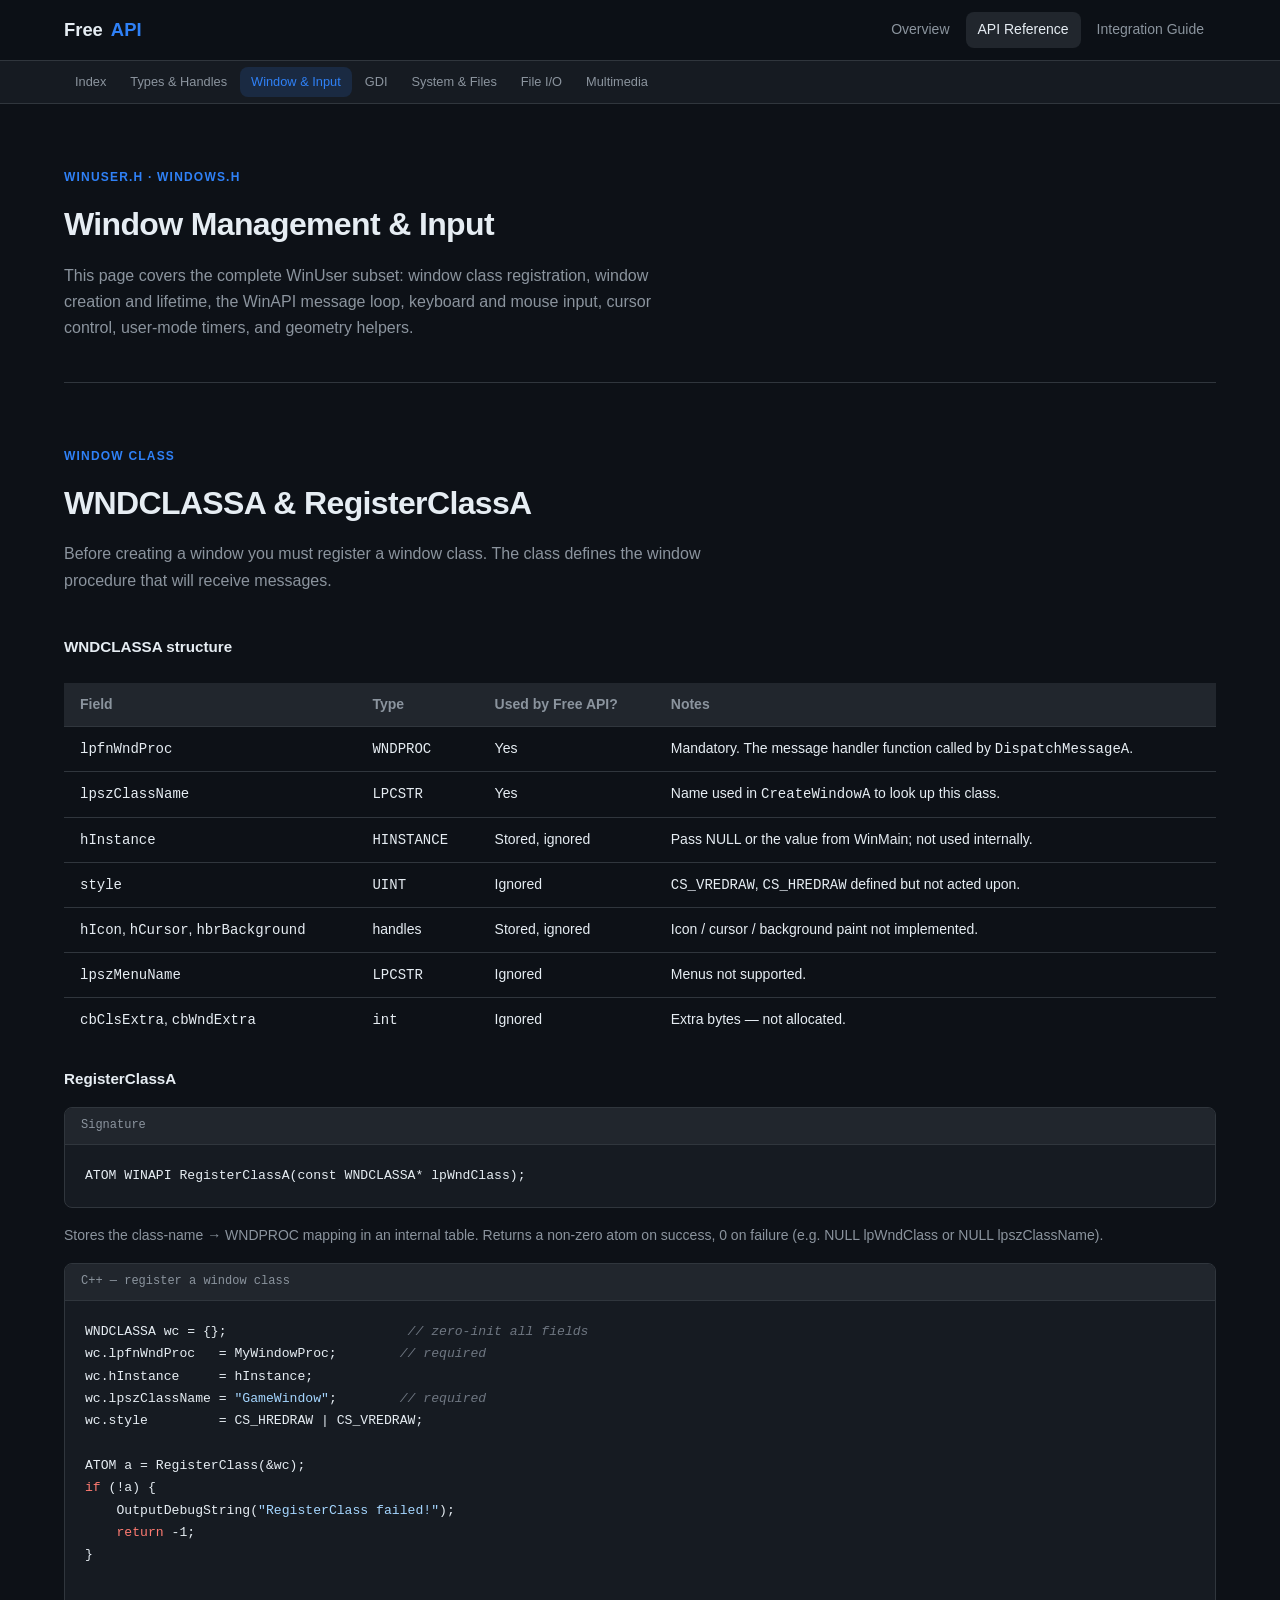
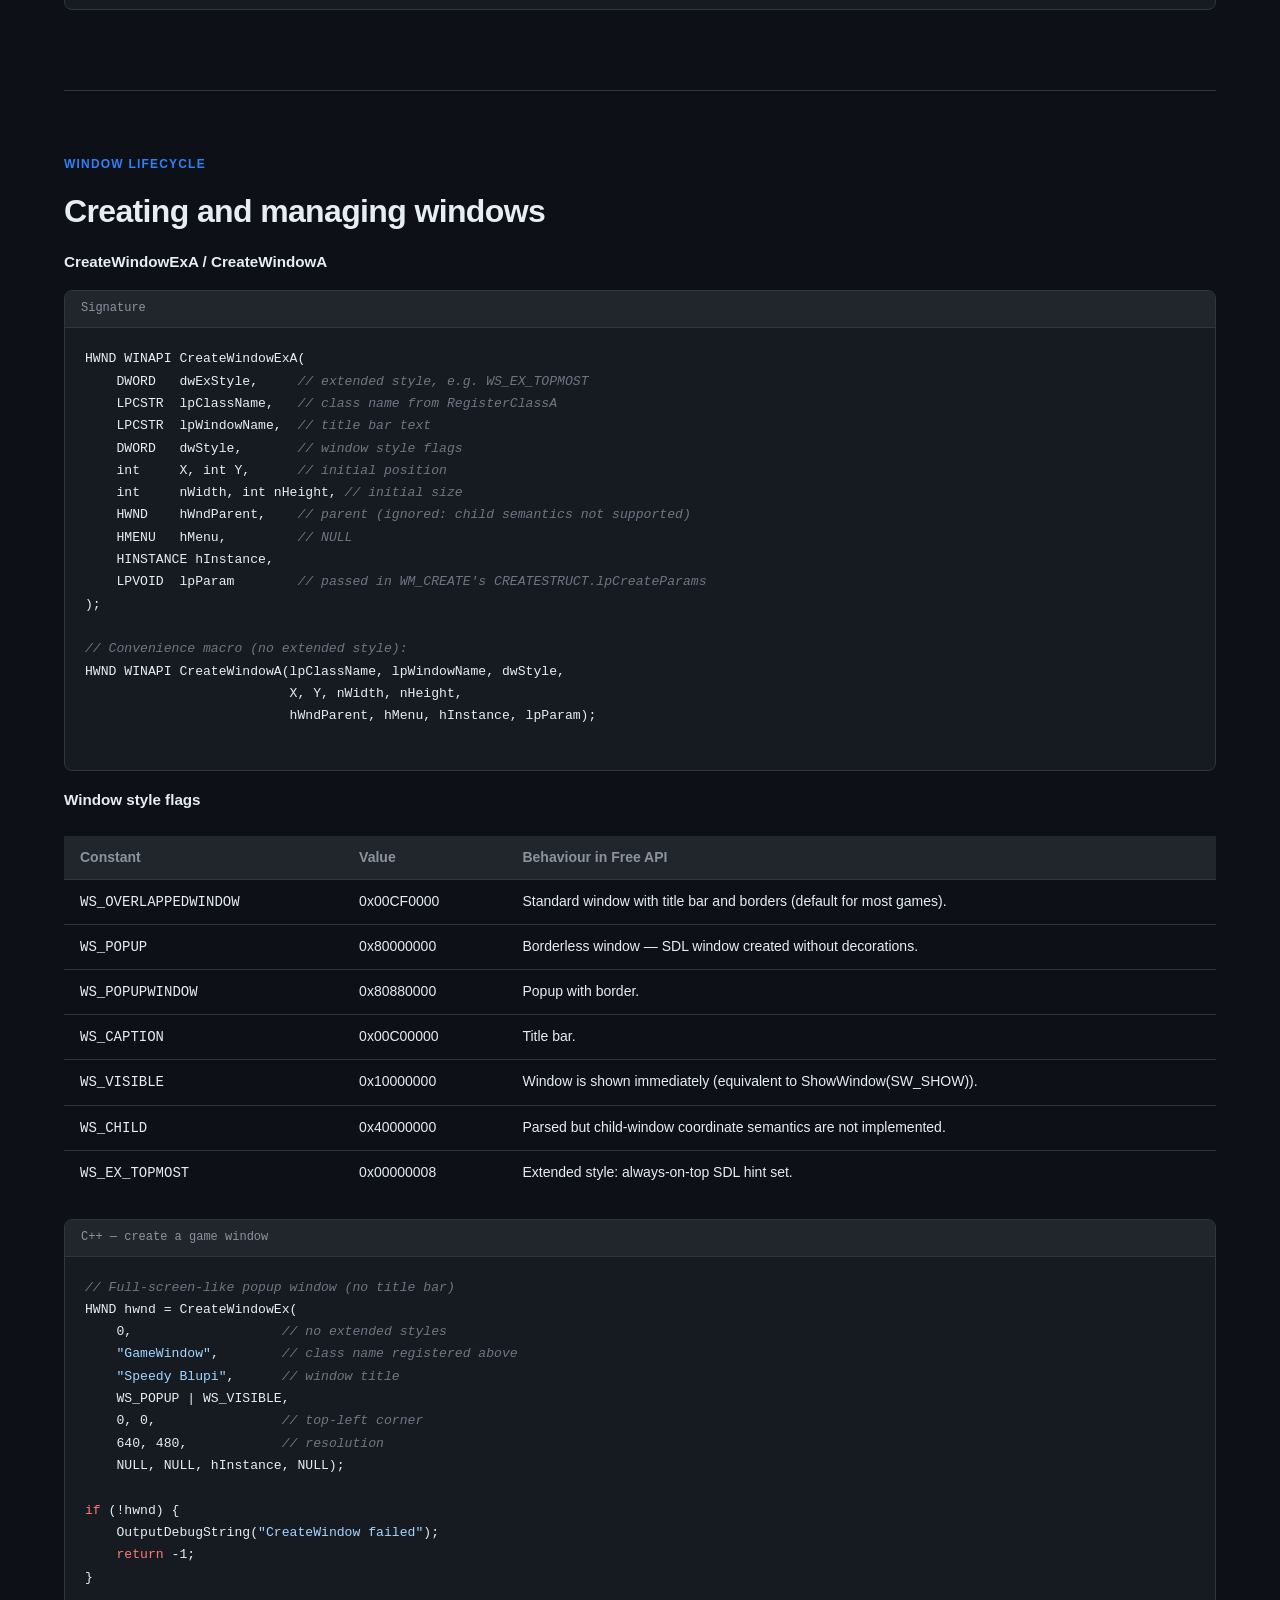
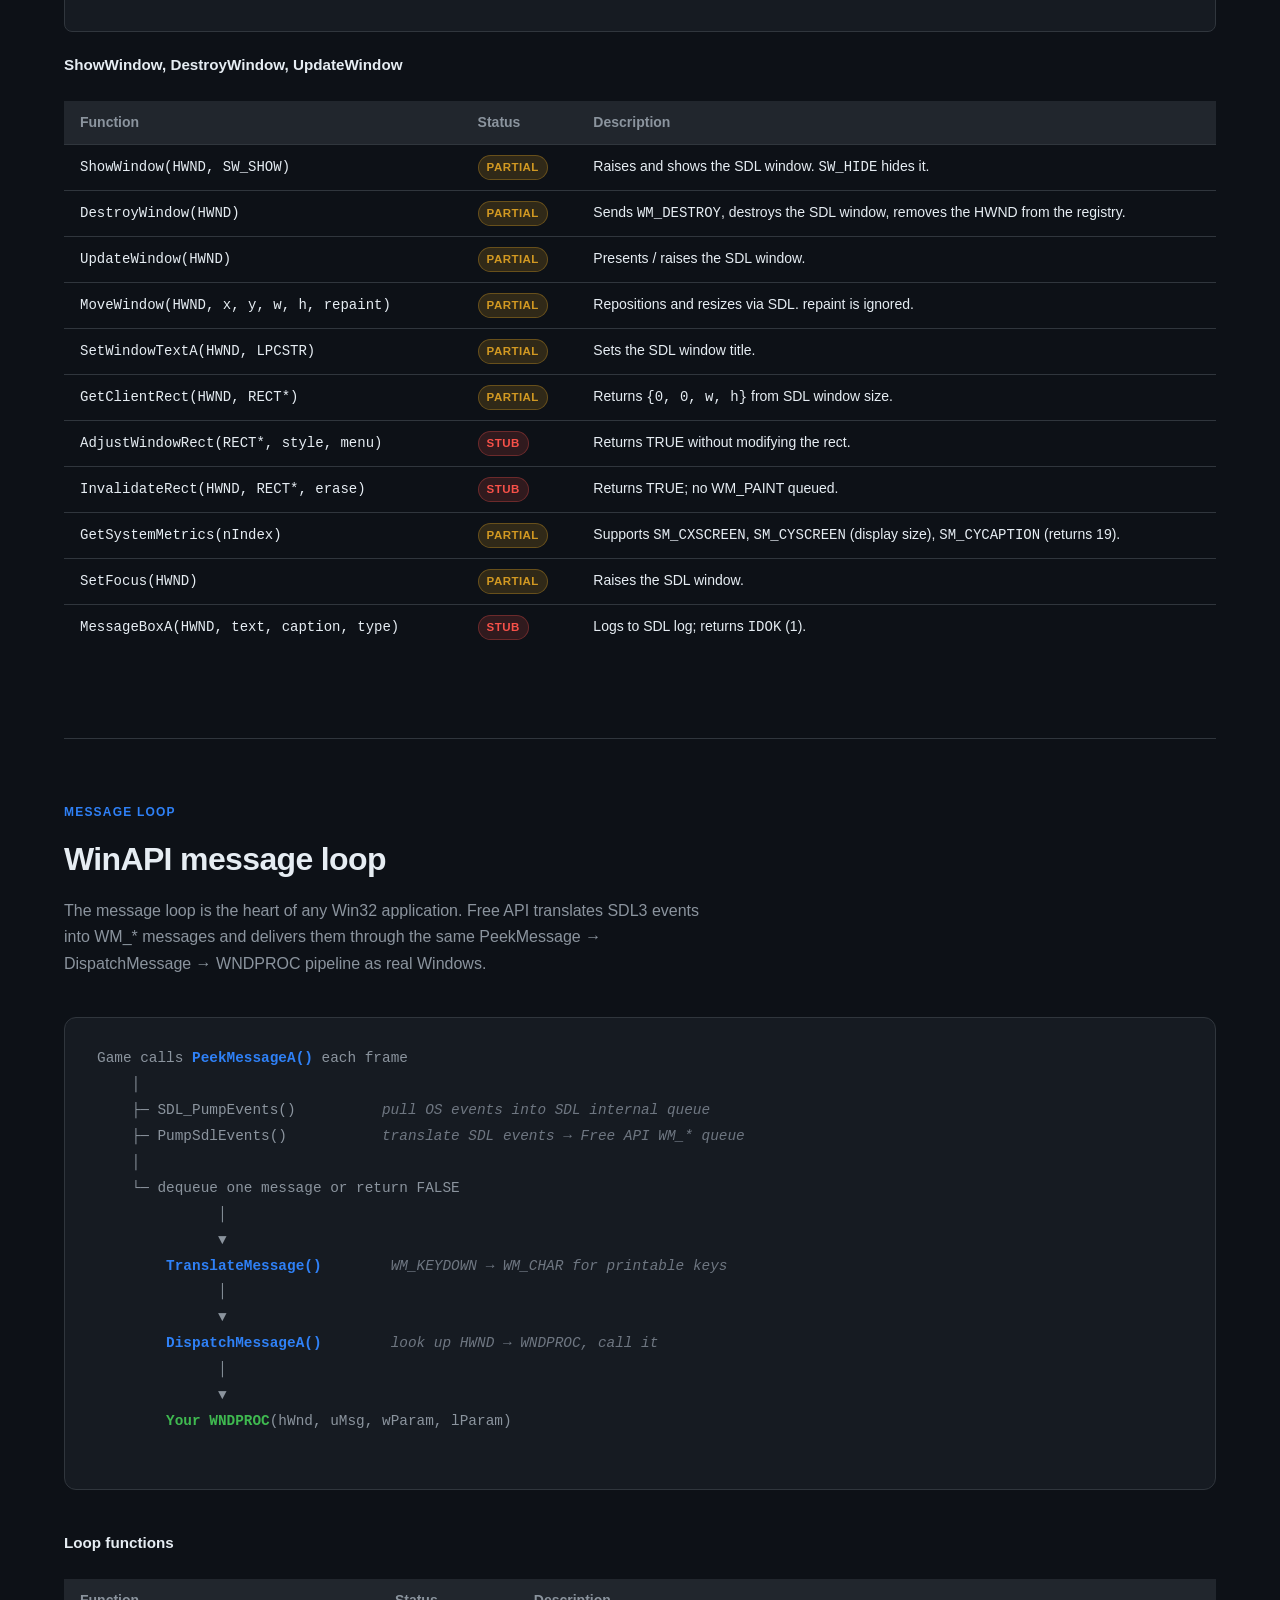
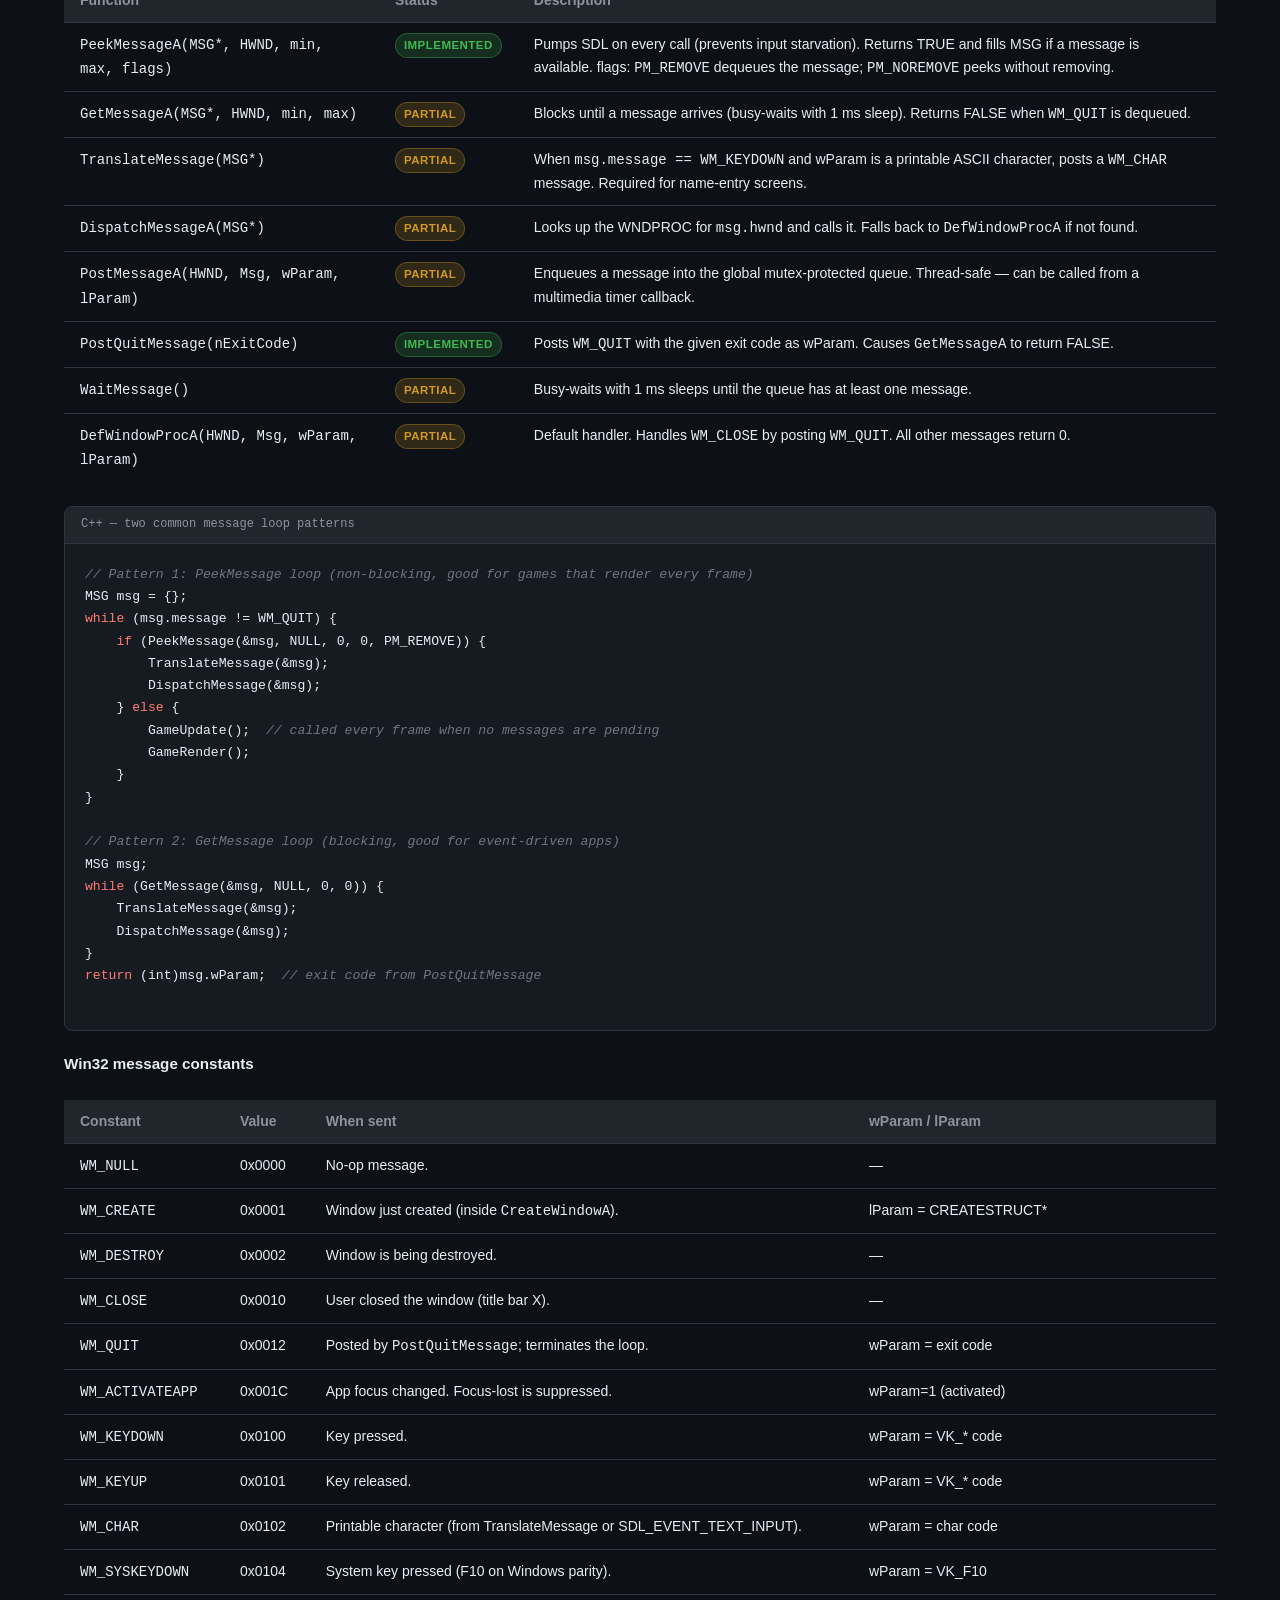
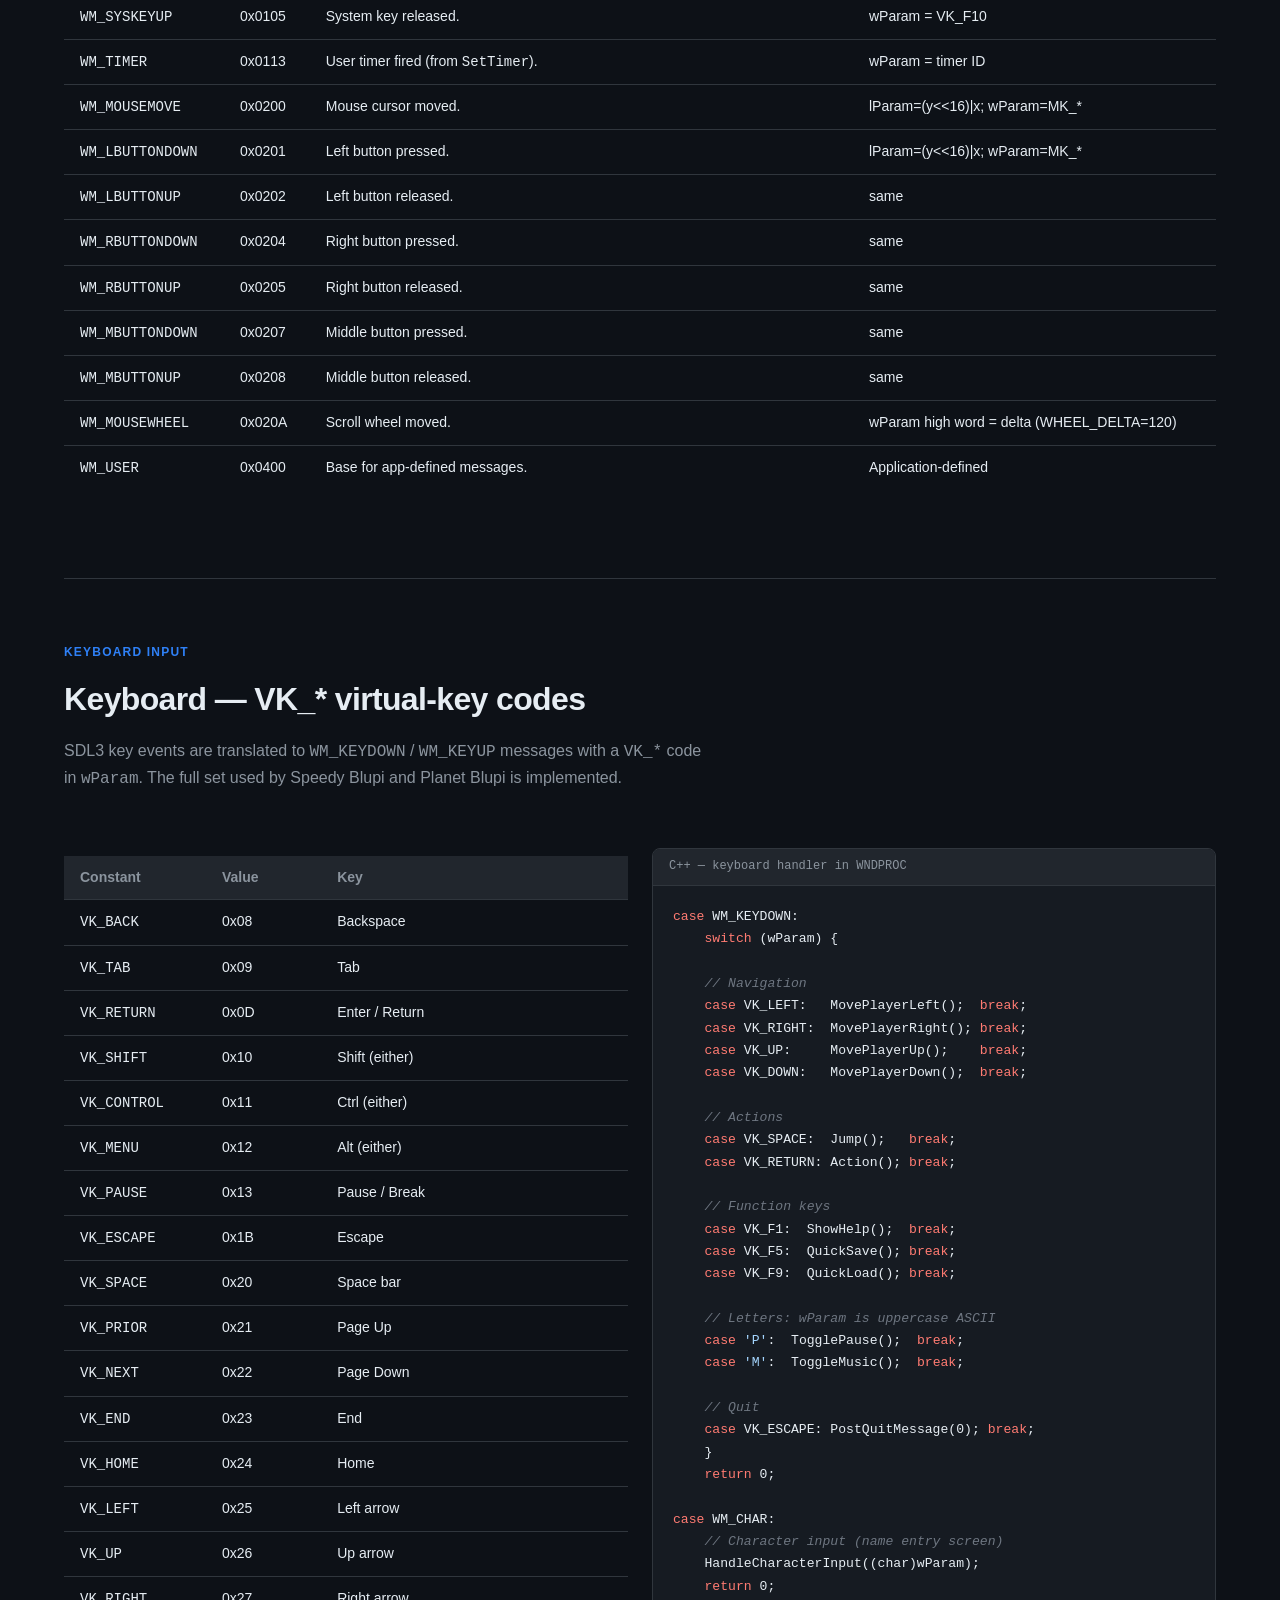
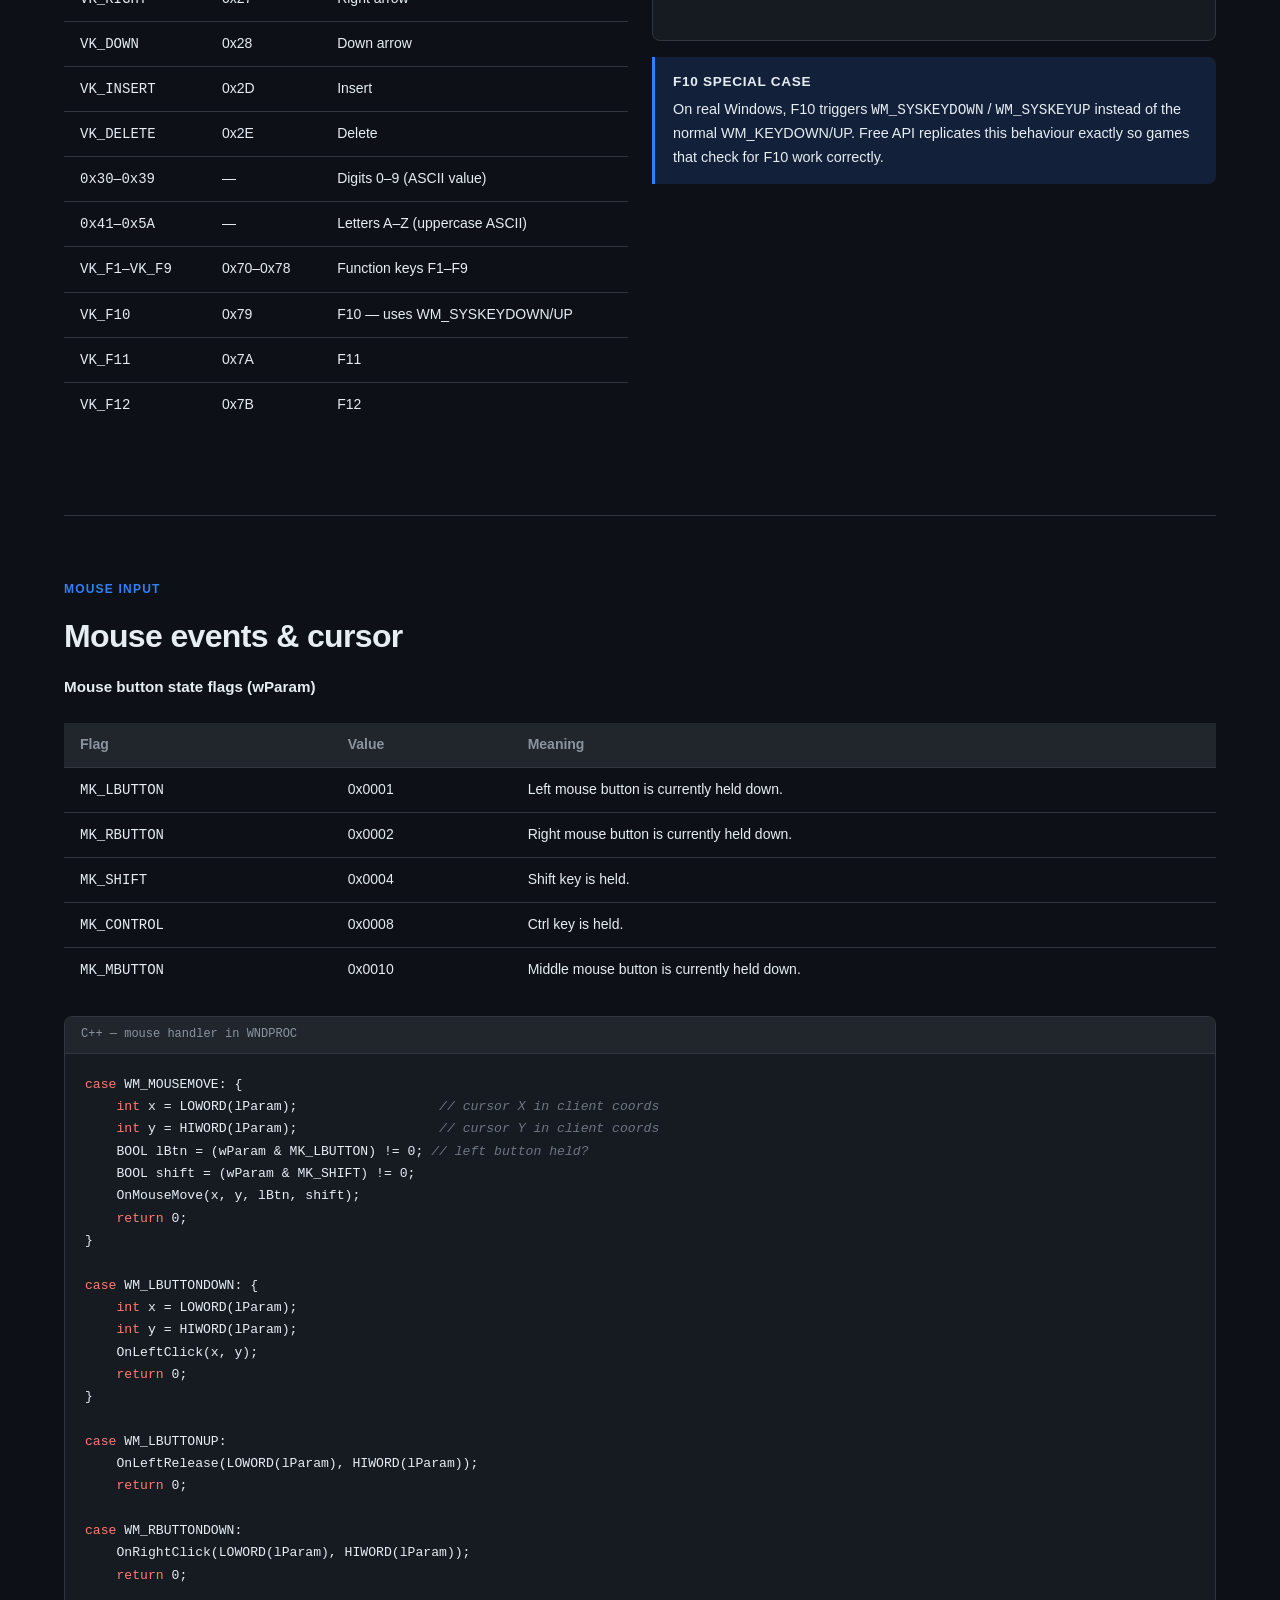
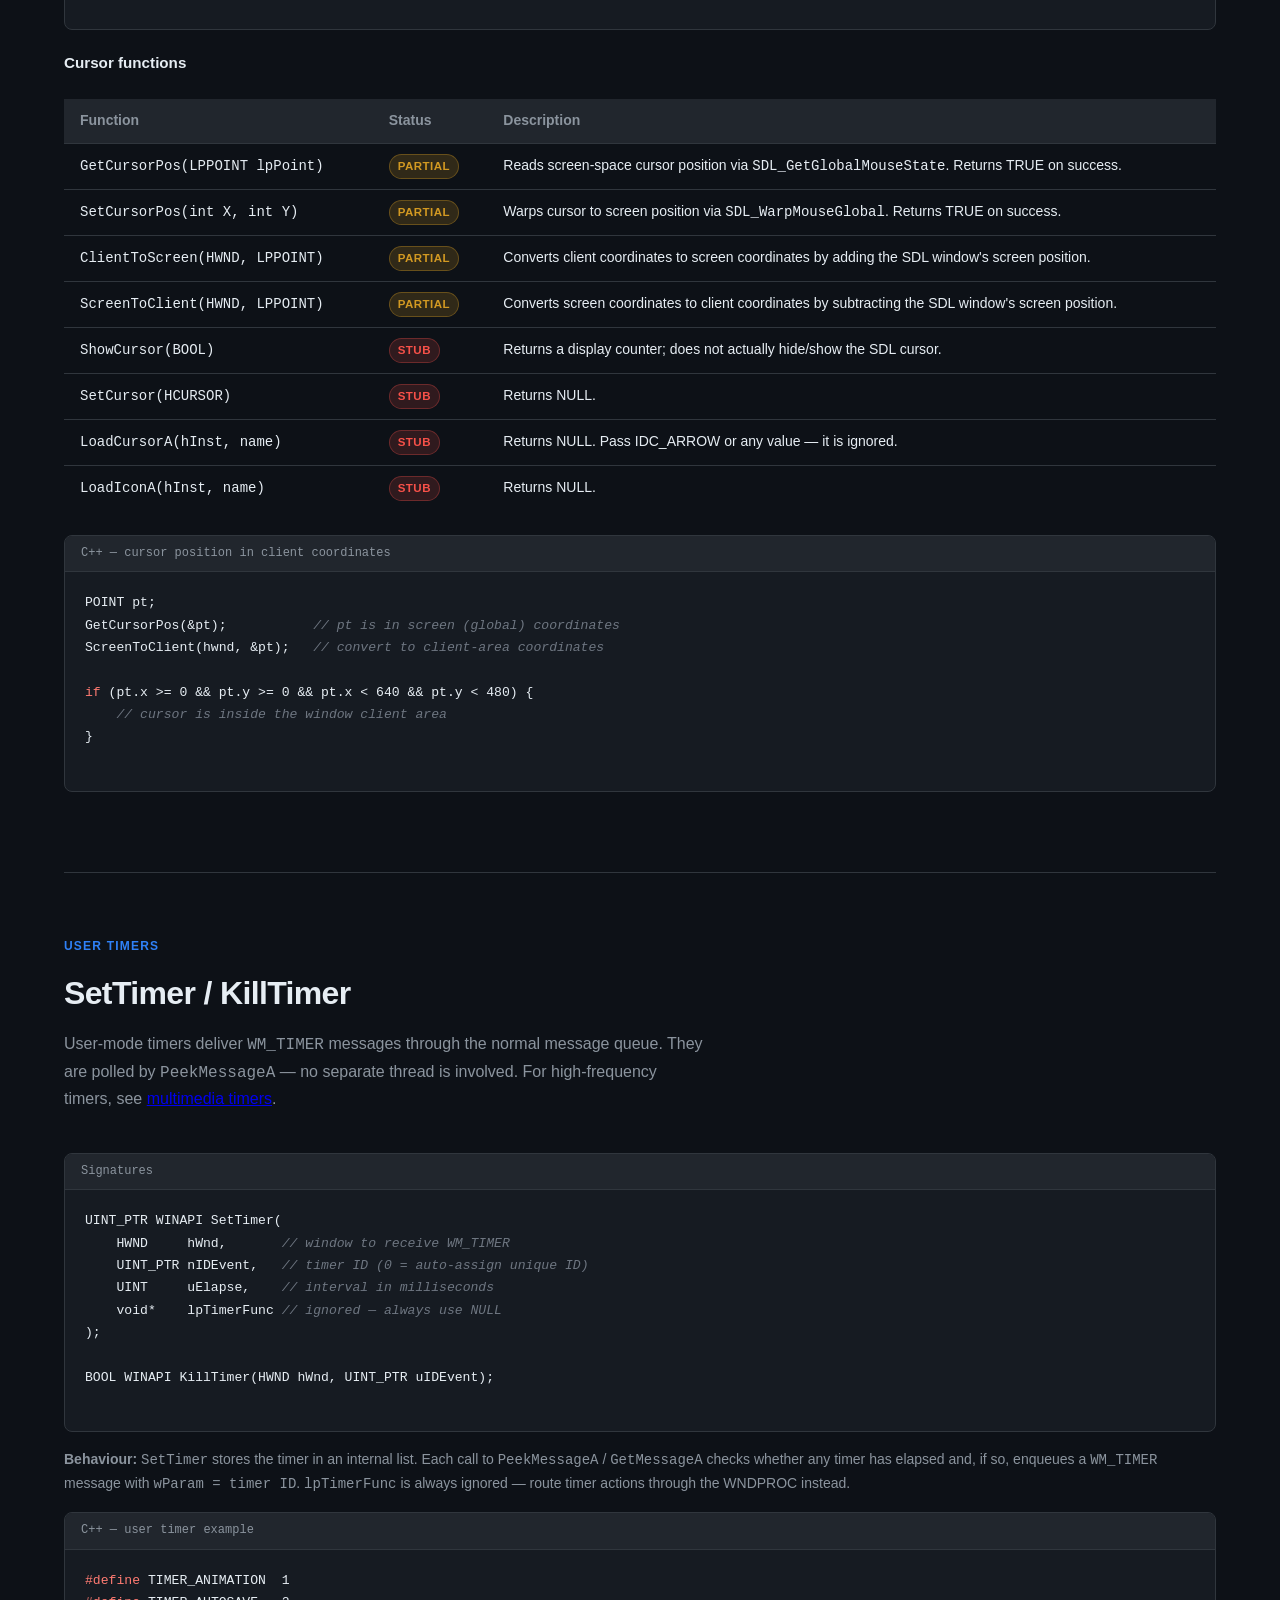
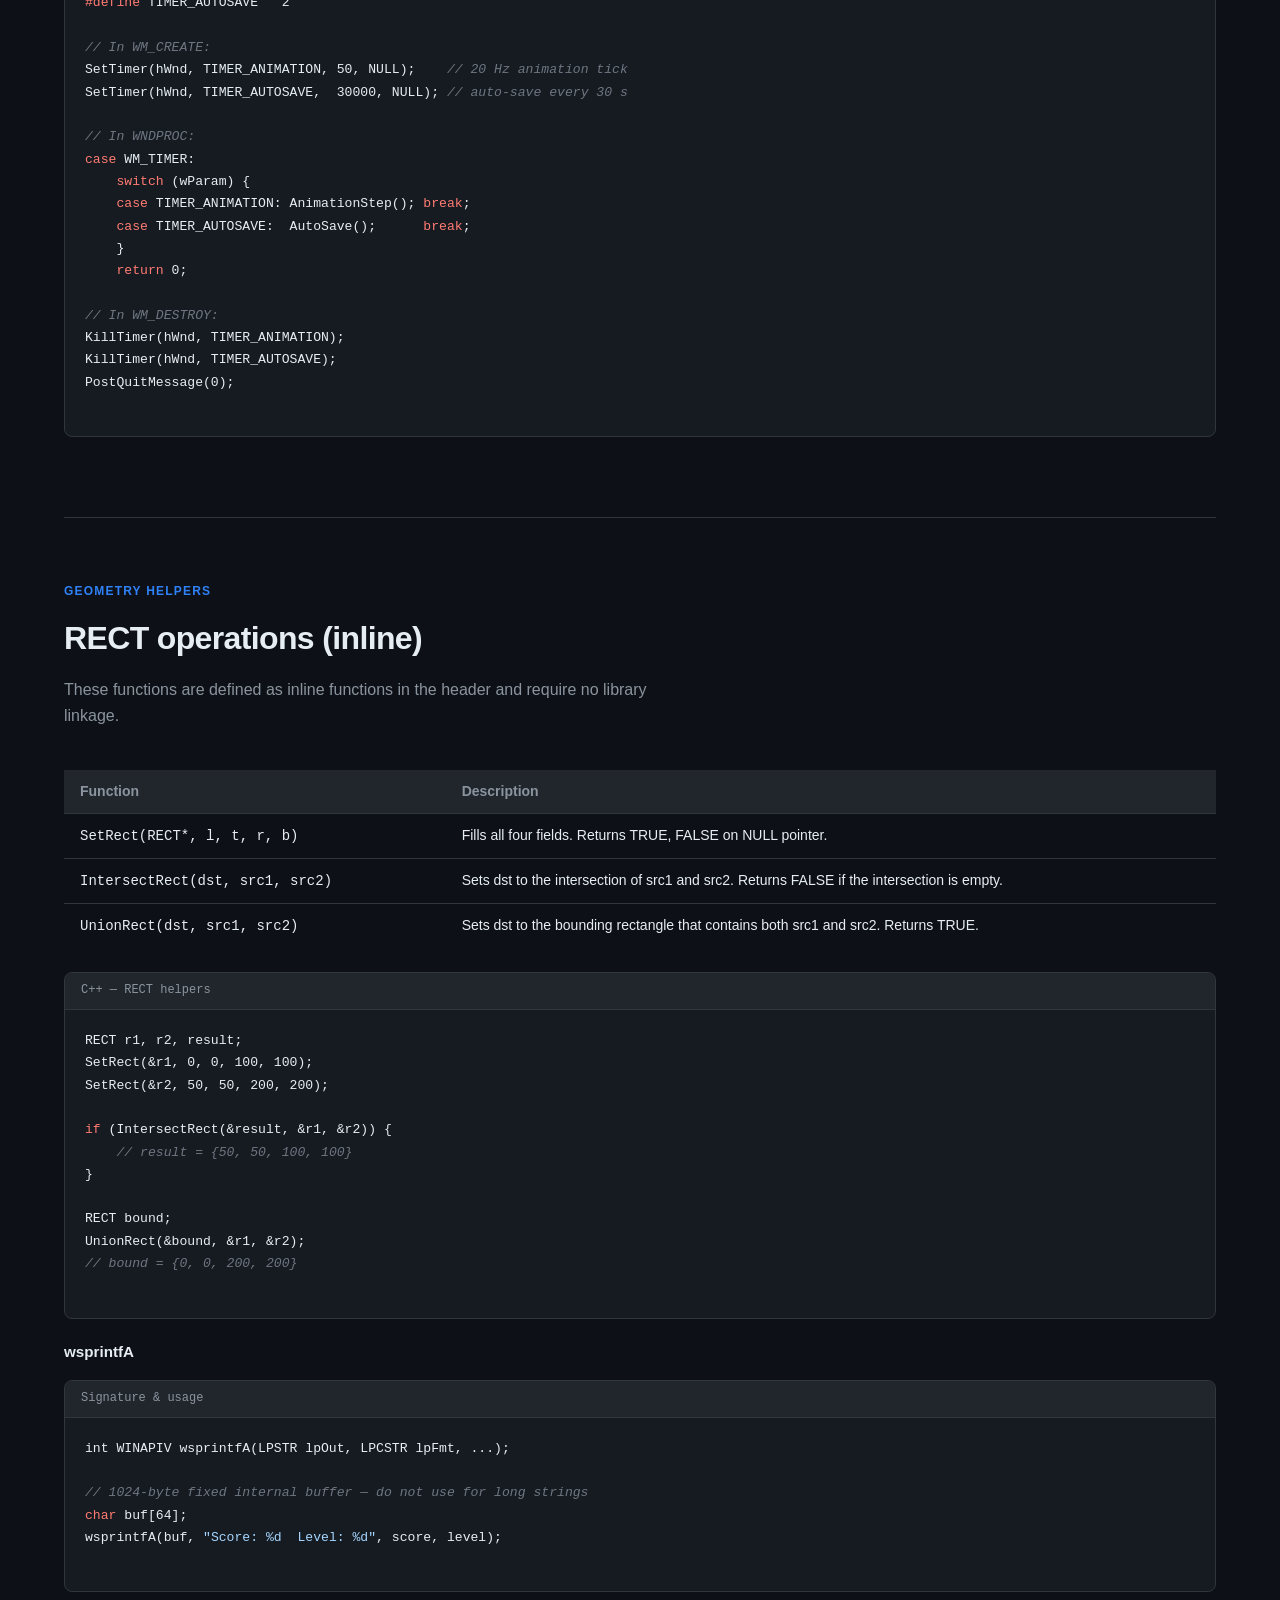
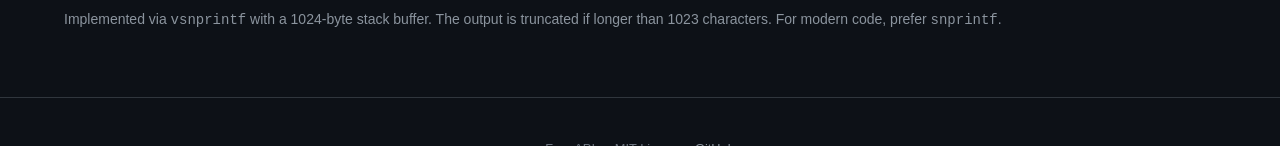
<file: api-winuser.html>
<!DOCTYPE html>
<html lang="en">
<head>
<meta charset="UTF-8">
<meta name="viewport" content="width=device-width, initial-scale=1.0">
<title>Window &amp; Input — Free API Reference</title>
<link rel="stylesheet" href="style.css">
</head>
<body>

<header class="site-header">
  <div class="header-inner">
    <a class="logo" href="index.html">Free <span>API</span></a>
    <nav>
      <a href="index.html">Overview</a>
      <a href="api-reference.html" class="active">API Reference</a>
      <a href="integration.html">Integration Guide</a>
    </nav>
  </div>
</header>

<div class="api-subnav">
  <div class="api-subnav-inner">
    <a href="api-reference.html">Index</a>
    <a href="api-types.html">Types &amp; Handles</a>
    <a href="api-winuser.html" class="active">Window &amp; Input</a>
    <a href="api-wingdi.html">GDI</a>
    <a href="api-winbase.html">System &amp; Files</a>
    <a href="api-io.html">File I/O</a>
    <a href="api-mmsystem.html">Multimedia</a>
  </div>
</div>

<main class="main">

  <section style="padding-bottom:0;border:none;">
    <div class="section-label">winuser.h · windows.h</div>
    <h1 class="section-title">Window Management &amp; Input</h1>
    <p class="section-sub">
      This page covers the complete WinUser subset: window class registration,
      window creation and lifetime, the WinAPI message loop, keyboard and mouse
      input, cursor control, user-mode timers, and geometry helpers.
    </p>
  </section>

  <!-- ── Window class ── -->
  <section id="wndclass">
    <div class="section-label">Window class</div>
    <h2 class="section-title">WNDCLASSA &amp; RegisterClassA</h2>
    <p class="section-sub">
      Before creating a window you must register a window class. The class defines the
      window procedure that will receive messages.
    </p>

    <h3 style="font-size:.95rem;margin-bottom:8px;">WNDCLASSA structure</h3>
    <div class="api-table-wrap">
      <table>
        <thead><tr><th>Field</th><th>Type</th><th>Used by Free API?</th><th>Notes</th></tr></thead>
        <tbody>
          <tr><td><code>lpfnWndProc</code></td><td><code>WNDPROC</code></td><td>Yes</td><td>Mandatory. The message handler function called by <code>DispatchMessageA</code>.</td></tr>
          <tr><td><code>lpszClassName</code></td><td><code>LPCSTR</code></td><td>Yes</td><td>Name used in <code>CreateWindowA</code> to look up this class.</td></tr>
          <tr><td><code>hInstance</code></td><td><code>HINSTANCE</code></td><td>Stored, ignored</td><td>Pass NULL or the value from WinMain; not used internally.</td></tr>
          <tr><td><code>style</code></td><td><code>UINT</code></td><td>Ignored</td><td><code>CS_VREDRAW</code>, <code>CS_HREDRAW</code> defined but not acted upon.</td></tr>
          <tr><td><code>hIcon</code>, <code>hCursor</code>, <code>hbrBackground</code></td><td>handles</td><td>Stored, ignored</td><td>Icon / cursor / background paint not implemented.</td></tr>
          <tr><td><code>lpszMenuName</code></td><td><code>LPCSTR</code></td><td>Ignored</td><td>Menus not supported.</td></tr>
          <tr><td><code>cbClsExtra</code>, <code>cbWndExtra</code></td><td><code>int</code></td><td>Ignored</td><td>Extra bytes — not allocated.</td></tr>
        </tbody>
      </table>
    </div>

    <h3 style="font-size:.95rem;margin:20px 0 8px;">RegisterClassA</h3>
    <div class="code-block">
      <div class="code-header">Signature</div>
      <pre>ATOM WINAPI RegisterClassA(const WNDCLASSA* lpWndClass);</pre>
    </div>
    <p style="color:var(--text-muted);font-size:.875rem;margin:8px 0 16px;">
      Stores the class-name → WNDPROC mapping in an internal table.
      Returns a non-zero atom on success, 0 on failure (e.g. NULL lpWndClass or NULL lpszClassName).
    </p>

    <div class="code-block">
      <div class="code-header">C++ — register a window class</div>
      <pre>
WNDCLASSA wc = {};                       <span class="cm">// zero-init all fields</span>
wc.lpfnWndProc   = MyWindowProc;        <span class="cm">// required</span>
wc.hInstance     = hInstance;
wc.lpszClassName = <span class="st">"GameWindow"</span>;        <span class="cm">// required</span>
wc.style         = CS_HREDRAW | CS_VREDRAW;

ATOM a = RegisterClass(&amp;wc);
<span class="kw">if</span> (!a) {
    OutputDebugString(<span class="st">"RegisterClass failed!"</span>);
    <span class="kw">return</span> -1;
}
      </pre>
    </div>
  </section>

  <!-- ── Window creation ── -->
  <section id="create">
    <div class="section-label">Window lifecycle</div>
    <h2 class="section-title">Creating and managing windows</h2>

    <h3 style="font-size:.95rem;margin-bottom:8px;">CreateWindowExA / CreateWindowA</h3>
    <div class="code-block">
      <div class="code-header">Signature</div>
      <pre>
HWND WINAPI CreateWindowExA(
    DWORD   dwExStyle,     <span class="cm">// extended style, e.g. WS_EX_TOPMOST</span>
    LPCSTR  lpClassName,   <span class="cm">// class name from RegisterClassA</span>
    LPCSTR  lpWindowName,  <span class="cm">// title bar text</span>
    DWORD   dwStyle,       <span class="cm">// window style flags</span>
    int     X, int Y,      <span class="cm">// initial position</span>
    int     nWidth, int nHeight, <span class="cm">// initial size</span>
    HWND    hWndParent,    <span class="cm">// parent (ignored: child semantics not supported)</span>
    HMENU   hMenu,         <span class="cm">// NULL</span>
    HINSTANCE hInstance,
    LPVOID  lpParam        <span class="cm">// passed in WM_CREATE's CREATESTRUCT.lpCreateParams</span>
);

<span class="cm">// Convenience macro (no extended style):</span>
HWND WINAPI CreateWindowA(lpClassName, lpWindowName, dwStyle,
                          X, Y, nWidth, nHeight,
                          hWndParent, hMenu, hInstance, lpParam);
      </pre>
    </div>

    <h3 style="font-size:.95rem;margin:16px 0 8px;">Window style flags</h3>
    <div class="api-table-wrap">
      <table>
        <thead><tr><th>Constant</th><th>Value</th><th>Behaviour in Free API</th></tr></thead>
        <tbody>
          <tr><td><code>WS_OVERLAPPEDWINDOW</code></td><td>0x00CF0000</td><td>Standard window with title bar and borders (default for most games).</td></tr>
          <tr><td><code>WS_POPUP</code></td><td>0x80000000</td><td>Borderless window — SDL window created without decorations.</td></tr>
          <tr><td><code>WS_POPUPWINDOW</code></td><td>0x80880000</td><td>Popup with border.</td></tr>
          <tr><td><code>WS_CAPTION</code></td><td>0x00C00000</td><td>Title bar.</td></tr>
          <tr><td><code>WS_VISIBLE</code></td><td>0x10000000</td><td>Window is shown immediately (equivalent to ShowWindow(SW_SHOW)).</td></tr>
          <tr><td><code>WS_CHILD</code></td><td>0x40000000</td><td>Parsed but child-window coordinate semantics are not implemented.</td></tr>
          <tr><td><code>WS_EX_TOPMOST</code></td><td>0x00000008</td><td>Extended style: always-on-top SDL hint set.</td></tr>
        </tbody>
      </table>
    </div>

    <div class="code-block">
      <div class="code-header">C++ — create a game window</div>
      <pre>
<span class="cm">// Full-screen-like popup window (no title bar)</span>
HWND hwnd = CreateWindowEx(
    0,                   <span class="cm">// no extended styles</span>
    <span class="st">"GameWindow"</span>,        <span class="cm">// class name registered above</span>
    <span class="st">"Speedy Blupi"</span>,      <span class="cm">// window title</span>
    WS_POPUP | WS_VISIBLE,
    0, 0,                <span class="cm">// top-left corner</span>
    640, 480,            <span class="cm">// resolution</span>
    NULL, NULL, hInstance, NULL);

<span class="kw">if</span> (!hwnd) {
    OutputDebugString(<span class="st">"CreateWindow failed"</span>);
    <span class="kw">return</span> -1;
}
      </pre>
    </div>

    <h3 style="font-size:.95rem;margin:20px 0 8px;">ShowWindow, DestroyWindow, UpdateWindow</h3>
    <div class="api-table-wrap">
      <table>
        <thead><tr><th>Function</th><th>Status</th><th>Description</th></tr></thead>
        <tbody>
          <tr><td><code>ShowWindow(HWND, SW_SHOW)</code></td><td><span class="badge badge-partial">PARTIAL</span></td><td>Raises and shows the SDL window. <code>SW_HIDE</code> hides it.</td></tr>
          <tr><td><code>DestroyWindow(HWND)</code></td><td><span class="badge badge-partial">PARTIAL</span></td><td>Sends <code>WM_DESTROY</code>, destroys the SDL window, removes the HWND from the registry.</td></tr>
          <tr><td><code>UpdateWindow(HWND)</code></td><td><span class="badge badge-partial">PARTIAL</span></td><td>Presents / raises the SDL window.</td></tr>
          <tr><td><code>MoveWindow(HWND, x, y, w, h, repaint)</code></td><td><span class="badge badge-partial">PARTIAL</span></td><td>Repositions and resizes via SDL. repaint is ignored.</td></tr>
          <tr><td><code>SetWindowTextA(HWND, LPCSTR)</code></td><td><span class="badge badge-partial">PARTIAL</span></td><td>Sets the SDL window title.</td></tr>
          <tr><td><code>GetClientRect(HWND, RECT*)</code></td><td><span class="badge badge-partial">PARTIAL</span></td><td>Returns <code>{0, 0, w, h}</code> from SDL window size.</td></tr>
          <tr><td><code>AdjustWindowRect(RECT*, style, menu)</code></td><td><span class="badge badge-stub">STUB</span></td><td>Returns TRUE without modifying the rect.</td></tr>
          <tr><td><code>InvalidateRect(HWND, RECT*, erase)</code></td><td><span class="badge badge-stub">STUB</span></td><td>Returns TRUE; no WM_PAINT queued.</td></tr>
          <tr><td><code>GetSystemMetrics(nIndex)</code></td><td><span class="badge badge-partial">PARTIAL</span></td><td>Supports <code>SM_CXSCREEN</code>, <code>SM_CYSCREEN</code> (display size), <code>SM_CYCAPTION</code> (returns 19).</td></tr>
          <tr><td><code>SetFocus(HWND)</code></td><td><span class="badge badge-partial">PARTIAL</span></td><td>Raises the SDL window.</td></tr>
          <tr><td><code>MessageBoxA(HWND, text, caption, type)</code></td><td><span class="badge badge-stub">STUB</span></td><td>Logs to SDL log; returns <code>IDOK</code> (1).</td></tr>
        </tbody>
      </table>
    </div>
  </section>

  <!-- ── Message loop ── -->
  <section id="messageloop">
    <div class="section-label">Message loop</div>
    <h2 class="section-title">WinAPI message loop</h2>
    <p class="section-sub">
      The message loop is the heart of any Win32 application. Free API translates
      SDL3 events into WM_* messages and delivers them through the same
      PeekMessage → DispatchMessage → WNDPROC pipeline as real Windows.
    </p>

    <div class="arch-diagram">
      <pre>
Game calls <span class="hl">PeekMessageA()</span> each frame
    │
    ├─ SDL_PumpEvents()          <span class="cm">pull OS events into SDL internal queue</span>
    ├─ PumpSdlEvents()           <span class="cm">translate SDL events → Free API WM_* queue</span>
    │
    └─ dequeue one message or return FALSE
              │
              ▼
        <span class="hl">TranslateMessage()</span>        <span class="cm">WM_KEYDOWN → WM_CHAR for printable keys</span>
              │
              ▼
        <span class="hl">DispatchMessageA()</span>        <span class="cm">look up HWND → WNDPROC, call it</span>
              │
              ▼
        <span class="hl2">Your WNDPROC</span>(hWnd, uMsg, wParam, lParam)
      </pre>
    </div>

    <h3 style="font-size:.95rem;margin:20px 0 8px;">Loop functions</h3>
    <div class="api-table-wrap">
      <table>
        <thead><tr><th>Function</th><th>Status</th><th>Description</th></tr></thead>
        <tbody>
          <tr>
            <td><code>PeekMessageA(MSG*, HWND, min, max, flags)</code></td>
            <td><span class="badge badge-implemented">IMPLEMENTED</span></td>
            <td>Pumps SDL on every call (prevents input starvation). Returns TRUE and fills MSG if a message is available. flags: <code>PM_REMOVE</code> dequeues the message; <code>PM_NOREMOVE</code> peeks without removing.</td>
          </tr>
          <tr>
            <td><code>GetMessageA(MSG*, HWND, min, max)</code></td>
            <td><span class="badge badge-partial">PARTIAL</span></td>
            <td>Blocks until a message arrives (busy-waits with 1 ms sleep). Returns FALSE when <code>WM_QUIT</code> is dequeued.</td>
          </tr>
          <tr>
            <td><code>TranslateMessage(MSG*)</code></td>
            <td><span class="badge badge-partial">PARTIAL</span></td>
            <td>When <code>msg.message == WM_KEYDOWN</code> and wParam is a printable ASCII character, posts a <code>WM_CHAR</code> message. Required for name-entry screens.</td>
          </tr>
          <tr>
            <td><code>DispatchMessageA(MSG*)</code></td>
            <td><span class="badge badge-partial">PARTIAL</span></td>
            <td>Looks up the WNDPROC for <code>msg.hwnd</code> and calls it. Falls back to <code>DefWindowProcA</code> if not found.</td>
          </tr>
          <tr>
            <td><code>PostMessageA(HWND, Msg, wParam, lParam)</code></td>
            <td><span class="badge badge-partial">PARTIAL</span></td>
            <td>Enqueues a message into the global mutex-protected queue. Thread-safe — can be called from a multimedia timer callback.</td>
          </tr>
          <tr>
            <td><code>PostQuitMessage(nExitCode)</code></td>
            <td><span class="badge badge-implemented">IMPLEMENTED</span></td>
            <td>Posts <code>WM_QUIT</code> with the given exit code as wParam. Causes <code>GetMessageA</code> to return FALSE.</td>
          </tr>
          <tr>
            <td><code>WaitMessage()</code></td>
            <td><span class="badge badge-partial">PARTIAL</span></td>
            <td>Busy-waits with 1 ms sleeps until the queue has at least one message.</td>
          </tr>
          <tr>
            <td><code>DefWindowProcA(HWND, Msg, wParam, lParam)</code></td>
            <td><span class="badge badge-partial">PARTIAL</span></td>
            <td>Default handler. Handles <code>WM_CLOSE</code> by posting <code>WM_QUIT</code>. All other messages return 0.</td>
          </tr>
        </tbody>
      </table>
    </div>

    <div class="code-block">
      <div class="code-header">C++ — two common message loop patterns</div>
      <pre>
<span class="cm">// Pattern 1: PeekMessage loop (non-blocking, good for games that render every frame)</span>
MSG msg = {};
<span class="kw">while</span> (msg.message != WM_QUIT) {
    <span class="kw">if</span> (PeekMessage(&amp;msg, NULL, 0, 0, PM_REMOVE)) {
        TranslateMessage(&amp;msg);
        DispatchMessage(&amp;msg);
    } <span class="kw">else</span> {
        GameUpdate();  <span class="cm">// called every frame when no messages are pending</span>
        GameRender();
    }
}

<span class="cm">// Pattern 2: GetMessage loop (blocking, good for event-driven apps)</span>
MSG msg;
<span class="kw">while</span> (GetMessage(&amp;msg, NULL, 0, 0)) {
    TranslateMessage(&amp;msg);
    DispatchMessage(&amp;msg);
}
<span class="kw">return</span> (int)msg.wParam;  <span class="cm">// exit code from PostQuitMessage</span>
      </pre>
    </div>

    <h3 style="font-size:.95rem;margin:20px 0 8px;">Win32 message constants</h3>
    <div class="api-table-wrap">
      <table>
        <thead><tr><th>Constant</th><th>Value</th><th>When sent</th><th>wParam / lParam</th></tr></thead>
        <tbody>
          <tr><td><code>WM_NULL</code></td><td>0x0000</td><td>No-op message.</td><td>—</td></tr>
          <tr><td><code>WM_CREATE</code></td><td>0x0001</td><td>Window just created (inside <code>CreateWindowA</code>).</td><td>lParam = CREATESTRUCT*</td></tr>
          <tr><td><code>WM_DESTROY</code></td><td>0x0002</td><td>Window is being destroyed.</td><td>—</td></tr>
          <tr><td><code>WM_CLOSE</code></td><td>0x0010</td><td>User closed the window (title bar X).</td><td>—</td></tr>
          <tr><td><code>WM_QUIT</code></td><td>0x0012</td><td>Posted by <code>PostQuitMessage</code>; terminates the loop.</td><td>wParam = exit code</td></tr>
          <tr><td><code>WM_ACTIVATEAPP</code></td><td>0x001C</td><td>App focus changed. Focus-lost is suppressed.</td><td>wParam=1 (activated)</td></tr>
          <tr><td><code>WM_KEYDOWN</code></td><td>0x0100</td><td>Key pressed.</td><td>wParam = VK_* code</td></tr>
          <tr><td><code>WM_KEYUP</code></td><td>0x0101</td><td>Key released.</td><td>wParam = VK_* code</td></tr>
          <tr><td><code>WM_CHAR</code></td><td>0x0102</td><td>Printable character (from TranslateMessage or SDL_EVENT_TEXT_INPUT).</td><td>wParam = char code</td></tr>
          <tr><td><code>WM_SYSKEYDOWN</code></td><td>0x0104</td><td>System key pressed (F10 on Windows parity).</td><td>wParam = VK_F10</td></tr>
          <tr><td><code>WM_SYSKEYUP</code></td><td>0x0105</td><td>System key released.</td><td>wParam = VK_F10</td></tr>
          <tr><td><code>WM_TIMER</code></td><td>0x0113</td><td>User timer fired (from <code>SetTimer</code>).</td><td>wParam = timer ID</td></tr>
          <tr><td><code>WM_MOUSEMOVE</code></td><td>0x0200</td><td>Mouse cursor moved.</td><td>lParam=(y&lt;&lt;16)|x; wParam=MK_*</td></tr>
          <tr><td><code>WM_LBUTTONDOWN</code></td><td>0x0201</td><td>Left button pressed.</td><td>lParam=(y&lt;&lt;16)|x; wParam=MK_*</td></tr>
          <tr><td><code>WM_LBUTTONUP</code></td><td>0x0202</td><td>Left button released.</td><td>same</td></tr>
          <tr><td><code>WM_RBUTTONDOWN</code></td><td>0x0204</td><td>Right button pressed.</td><td>same</td></tr>
          <tr><td><code>WM_RBUTTONUP</code></td><td>0x0205</td><td>Right button released.</td><td>same</td></tr>
          <tr><td><code>WM_MBUTTONDOWN</code></td><td>0x0207</td><td>Middle button pressed.</td><td>same</td></tr>
          <tr><td><code>WM_MBUTTONUP</code></td><td>0x0208</td><td>Middle button released.</td><td>same</td></tr>
          <tr><td><code>WM_MOUSEWHEEL</code></td><td>0x020A</td><td>Scroll wheel moved.</td><td>wParam high word = delta (WHEEL_DELTA=120)</td></tr>
          <tr><td><code>WM_USER</code></td><td>0x0400</td><td>Base for app-defined messages.</td><td>Application-defined</td></tr>
        </tbody>
      </table>
    </div>
  </section>

  <!-- ── Keyboard ── -->
  <section id="keyboard">
    <div class="section-label">Keyboard input</div>
    <h2 class="section-title">Keyboard — VK_* virtual-key codes</h2>
    <p class="section-sub">
      SDL3 key events are translated to <code>WM_KEYDOWN</code> / <code>WM_KEYUP</code> messages
      with a <code>VK_*</code> code in <code>wParam</code>. The full set used by Speedy Blupi
      and Planet Blupi is implemented.
    </p>

    <div class="two-col">
      <div class="api-table-wrap">
        <table>
          <thead><tr><th>Constant</th><th>Value</th><th>Key</th></tr></thead>
          <tbody>
            <tr><td><code>VK_BACK</code></td><td>0x08</td><td>Backspace</td></tr>
            <tr><td><code>VK_TAB</code></td><td>0x09</td><td>Tab</td></tr>
            <tr><td><code>VK_RETURN</code></td><td>0x0D</td><td>Enter / Return</td></tr>
            <tr><td><code>VK_SHIFT</code></td><td>0x10</td><td>Shift (either)</td></tr>
            <tr><td><code>VK_CONTROL</code></td><td>0x11</td><td>Ctrl (either)</td></tr>
            <tr><td><code>VK_MENU</code></td><td>0x12</td><td>Alt (either)</td></tr>
            <tr><td><code>VK_PAUSE</code></td><td>0x13</td><td>Pause / Break</td></tr>
            <tr><td><code>VK_ESCAPE</code></td><td>0x1B</td><td>Escape</td></tr>
            <tr><td><code>VK_SPACE</code></td><td>0x20</td><td>Space bar</td></tr>
            <tr><td><code>VK_PRIOR</code></td><td>0x21</td><td>Page Up</td></tr>
            <tr><td><code>VK_NEXT</code></td><td>0x22</td><td>Page Down</td></tr>
            <tr><td><code>VK_END</code></td><td>0x23</td><td>End</td></tr>
            <tr><td><code>VK_HOME</code></td><td>0x24</td><td>Home</td></tr>
            <tr><td><code>VK_LEFT</code></td><td>0x25</td><td>Left arrow</td></tr>
            <tr><td><code>VK_UP</code></td><td>0x26</td><td>Up arrow</td></tr>
            <tr><td><code>VK_RIGHT</code></td><td>0x27</td><td>Right arrow</td></tr>
            <tr><td><code>VK_DOWN</code></td><td>0x28</td><td>Down arrow</td></tr>
            <tr><td><code>VK_INSERT</code></td><td>0x2D</td><td>Insert</td></tr>
            <tr><td><code>VK_DELETE</code></td><td>0x2E</td><td>Delete</td></tr>
            <tr><td><code>0x30</code>–<code>0x39</code></td><td>—</td><td>Digits 0–9 (ASCII value)</td></tr>
            <tr><td><code>0x41</code>–<code>0x5A</code></td><td>—</td><td>Letters A–Z (uppercase ASCII)</td></tr>
            <tr><td><code>VK_F1</code>–<code>VK_F9</code></td><td>0x70–0x78</td><td>Function keys F1–F9</td></tr>
            <tr><td><code>VK_F10</code></td><td>0x79</td><td>F10 — uses WM_SYSKEYDOWN/UP</td></tr>
            <tr><td><code>VK_F11</code></td><td>0x7A</td><td>F11</td></tr>
            <tr><td><code>VK_F12</code></td><td>0x7B</td><td>F12</td></tr>
          </tbody>
        </table>
      </div>

      <div>
        <div class="code-block">
          <div class="code-header">C++ — keyboard handler in WNDPROC</div>
          <pre>
<span class="kw">case</span> WM_KEYDOWN:
    <span class="kw">switch</span> (wParam) {

    <span class="cm">// Navigation</span>
    <span class="kw">case</span> VK_LEFT:   MovePlayerLeft();  <span class="kw">break</span>;
    <span class="kw">case</span> VK_RIGHT:  MovePlayerRight(); <span class="kw">break</span>;
    <span class="kw">case</span> VK_UP:     MovePlayerUp();    <span class="kw">break</span>;
    <span class="kw">case</span> VK_DOWN:   MovePlayerDown();  <span class="kw">break</span>;

    <span class="cm">// Actions</span>
    <span class="kw">case</span> VK_SPACE:  Jump();   <span class="kw">break</span>;
    <span class="kw">case</span> VK_RETURN: Action(); <span class="kw">break</span>;

    <span class="cm">// Function keys</span>
    <span class="kw">case</span> VK_F1:  ShowHelp();  <span class="kw">break</span>;
    <span class="kw">case</span> VK_F5:  QuickSave(); <span class="kw">break</span>;
    <span class="kw">case</span> VK_F9:  QuickLoad(); <span class="kw">break</span>;

    <span class="cm">// Letters: wParam is uppercase ASCII</span>
    <span class="kw">case</span> <span class="st">'P'</span>:  TogglePause();  <span class="kw">break</span>;
    <span class="kw">case</span> <span class="st">'M'</span>:  ToggleMusic();  <span class="kw">break</span>;

    <span class="cm">// Quit</span>
    <span class="kw">case</span> VK_ESCAPE: PostQuitMessage(0); <span class="kw">break</span>;
    }
    <span class="kw">return</span> 0;

<span class="kw">case</span> WM_CHAR:
    <span class="cm">// Character input (name entry screen)</span>
    HandleCharacterInput((char)wParam);
    <span class="kw">return</span> 0;
          </pre>
        </div>

        <div class="callout" style="margin-top:16px;">
          <strong>F10 special case</strong>
          On real Windows, F10 triggers <code>WM_SYSKEYDOWN</code> / <code>WM_SYSKEYUP</code>
          instead of the normal WM_KEYDOWN/UP. Free API replicates this behaviour
          exactly so games that check for F10 work correctly.
        </div>
      </div>
    </div>
  </section>

  <!-- ── Mouse ── -->
  <section id="mouse">
    <div class="section-label">Mouse input</div>
    <h2 class="section-title">Mouse events &amp; cursor</h2>

    <h3 style="font-size:.95rem;margin-bottom:8px;">Mouse button state flags (wParam)</h3>
    <div class="api-table-wrap">
      <table>
        <thead><tr><th>Flag</th><th>Value</th><th>Meaning</th></tr></thead>
        <tbody>
          <tr><td><code>MK_LBUTTON</code></td><td>0x0001</td><td>Left mouse button is currently held down.</td></tr>
          <tr><td><code>MK_RBUTTON</code></td><td>0x0002</td><td>Right mouse button is currently held down.</td></tr>
          <tr><td><code>MK_SHIFT</code></td><td>0x0004</td><td>Shift key is held.</td></tr>
          <tr><td><code>MK_CONTROL</code></td><td>0x0008</td><td>Ctrl key is held.</td></tr>
          <tr><td><code>MK_MBUTTON</code></td><td>0x0010</td><td>Middle mouse button is currently held down.</td></tr>
        </tbody>
      </table>
    </div>

    <div class="code-block">
      <div class="code-header">C++ — mouse handler in WNDPROC</div>
      <pre>
<span class="kw">case</span> WM_MOUSEMOVE: {
    <span class="kw">int</span> x = LOWORD(lParam);                  <span class="cm">// cursor X in client coords</span>
    <span class="kw">int</span> y = HIWORD(lParam);                  <span class="cm">// cursor Y in client coords</span>
    BOOL lBtn = (wParam &amp; MK_LBUTTON) != 0; <span class="cm">// left button held?</span>
    BOOL shift = (wParam &amp; MK_SHIFT) != 0;
    OnMouseMove(x, y, lBtn, shift);
    <span class="kw">return</span> 0;
}

<span class="kw">case</span> WM_LBUTTONDOWN: {
    <span class="kw">int</span> x = LOWORD(lParam);
    <span class="kw">int</span> y = HIWORD(lParam);
    OnLeftClick(x, y);
    <span class="kw">return</span> 0;
}

<span class="kw">case</span> WM_LBUTTONUP:
    OnLeftRelease(LOWORD(lParam), HIWORD(lParam));
    <span class="kw">return</span> 0;

<span class="kw">case</span> WM_RBUTTONDOWN:
    OnRightClick(LOWORD(lParam), HIWORD(lParam));
    <span class="kw">return</span> 0;
      </pre>
    </div>

    <h3 style="font-size:.95rem;margin:20px 0 8px;">Cursor functions</h3>
    <div class="api-table-wrap">
      <table>
        <thead><tr><th>Function</th><th>Status</th><th>Description</th></tr></thead>
        <tbody>
          <tr><td><code>GetCursorPos(LPPOINT lpPoint)</code></td><td><span class="badge badge-partial">PARTIAL</span></td><td>Reads screen-space cursor position via <code>SDL_GetGlobalMouseState</code>. Returns TRUE on success.</td></tr>
          <tr><td><code>SetCursorPos(int X, int Y)</code></td><td><span class="badge badge-partial">PARTIAL</span></td><td>Warps cursor to screen position via <code>SDL_WarpMouseGlobal</code>. Returns TRUE on success.</td></tr>
          <tr><td><code>ClientToScreen(HWND, LPPOINT)</code></td><td><span class="badge badge-partial">PARTIAL</span></td><td>Converts client coordinates to screen coordinates by adding the SDL window's screen position.</td></tr>
          <tr><td><code>ScreenToClient(HWND, LPPOINT)</code></td><td><span class="badge badge-partial">PARTIAL</span></td><td>Converts screen coordinates to client coordinates by subtracting the SDL window's screen position.</td></tr>
          <tr><td><code>ShowCursor(BOOL)</code></td><td><span class="badge badge-stub">STUB</span></td><td>Returns a display counter; does not actually hide/show the SDL cursor.</td></tr>
          <tr><td><code>SetCursor(HCURSOR)</code></td><td><span class="badge badge-stub">STUB</span></td><td>Returns NULL.</td></tr>
          <tr><td><code>LoadCursorA(hInst, name)</code></td><td><span class="badge badge-stub">STUB</span></td><td>Returns NULL. Pass IDC_ARROW or any value — it is ignored.</td></tr>
          <tr><td><code>LoadIconA(hInst, name)</code></td><td><span class="badge badge-stub">STUB</span></td><td>Returns NULL.</td></tr>
        </tbody>
      </table>
    </div>

    <div class="code-block">
      <div class="code-header">C++ — cursor position in client coordinates</div>
      <pre>
POINT pt;
GetCursorPos(&amp;pt);           <span class="cm">// pt is in screen (global) coordinates</span>
ScreenToClient(hwnd, &amp;pt);   <span class="cm">// convert to client-area coordinates</span>

<span class="kw">if</span> (pt.x &gt;= 0 &amp;&amp; pt.y &gt;= 0 &amp;&amp; pt.x &lt; 640 &amp;&amp; pt.y &lt; 480) {
    <span class="cm">// cursor is inside the window client area</span>
}
      </pre>
    </div>
  </section>

  <!-- ── User timers ── -->
  <section id="timers">
    <div class="section-label">User timers</div>
    <h2 class="section-title">SetTimer / KillTimer</h2>
    <p class="section-sub">
      User-mode timers deliver <code>WM_TIMER</code> messages through the normal message
      queue. They are polled by <code>PeekMessageA</code> — no separate thread is involved.
      For high-frequency timers, see <a href="api-mmsystem.html#mmtimers">multimedia timers</a>.
    </p>

    <div class="code-block">
      <div class="code-header">Signatures</div>
      <pre>
UINT_PTR WINAPI SetTimer(
    HWND     hWnd,       <span class="cm">// window to receive WM_TIMER</span>
    UINT_PTR nIDEvent,   <span class="cm">// timer ID (0 = auto-assign unique ID)</span>
    UINT     uElapse,    <span class="cm">// interval in milliseconds</span>
    void*    lpTimerFunc <span class="cm">// ignored — always use NULL</span>
);

BOOL WINAPI KillTimer(HWND hWnd, UINT_PTR uIDEvent);
      </pre>
    </div>

    <p style="color:var(--text-muted);font-size:.875rem;margin:12px 0;">
      <strong>Behaviour:</strong> <code>SetTimer</code> stores the timer in an internal list.
      Each call to <code>PeekMessageA</code> / <code>GetMessageA</code> checks whether any
      timer has elapsed and, if so, enqueues a <code>WM_TIMER</code> message with
      <code>wParam = timer ID</code>. <code>lpTimerFunc</code> is always ignored — route
      timer actions through the WNDPROC instead.
    </p>

    <div class="code-block">
      <div class="code-header">C++ — user timer example</div>
      <pre>
<span class="pp">#define</span> TIMER_ANIMATION  1
<span class="pp">#define</span> TIMER_AUTOSAVE   2

<span class="cm">// In WM_CREATE:</span>
SetTimer(hWnd, TIMER_ANIMATION, 50, NULL);    <span class="cm">// 20 Hz animation tick</span>
SetTimer(hWnd, TIMER_AUTOSAVE,  30000, NULL); <span class="cm">// auto-save every 30 s</span>

<span class="cm">// In WNDPROC:</span>
<span class="kw">case</span> WM_TIMER:
    <span class="kw">switch</span> (wParam) {
    <span class="kw">case</span> TIMER_ANIMATION: AnimationStep(); <span class="kw">break</span>;
    <span class="kw">case</span> TIMER_AUTOSAVE:  AutoSave();      <span class="kw">break</span>;
    }
    <span class="kw">return</span> 0;

<span class="cm">// In WM_DESTROY:</span>
KillTimer(hWnd, TIMER_ANIMATION);
KillTimer(hWnd, TIMER_AUTOSAVE);
PostQuitMessage(0);
      </pre>
    </div>
  </section>

  <!-- ── Geometry helpers ── -->
  <section id="geometry">
    <div class="section-label">Geometry helpers</div>
    <h2 class="section-title">RECT operations (inline)</h2>
    <p class="section-sub">
      These functions are defined as inline functions in the header and require no library linkage.
    </p>
    <div class="api-table-wrap">
      <table>
        <thead><tr><th>Function</th><th>Description</th></tr></thead>
        <tbody>
          <tr><td><code>SetRect(RECT*, l, t, r, b)</code></td><td>Fills all four fields. Returns TRUE, FALSE on NULL pointer.</td></tr>
          <tr><td><code>IntersectRect(dst, src1, src2)</code></td><td>Sets dst to the intersection of src1 and src2. Returns FALSE if the intersection is empty.</td></tr>
          <tr><td><code>UnionRect(dst, src1, src2)</code></td><td>Sets dst to the bounding rectangle that contains both src1 and src2. Returns TRUE.</td></tr>
        </tbody>
      </table>
    </div>

    <div class="code-block">
      <div class="code-header">C++ — RECT helpers</div>
      <pre>
RECT r1, r2, result;
SetRect(&amp;r1, 0, 0, 100, 100);
SetRect(&amp;r2, 50, 50, 200, 200);

<span class="kw">if</span> (IntersectRect(&amp;result, &amp;r1, &amp;r2)) {
    <span class="cm">// result = {50, 50, 100, 100}</span>
}

RECT bound;
UnionRect(&amp;bound, &amp;r1, &amp;r2);
<span class="cm">// bound = {0, 0, 200, 200}</span>
      </pre>
    </div>

    <h3 style="font-size:.95rem;margin:20px 0 8px;">wsprintfA</h3>
    <div class="code-block">
      <div class="code-header">Signature &amp; usage</div>
      <pre>
int WINAPIV wsprintfA(LPSTR lpOut, LPCSTR lpFmt, ...);

<span class="cm">// 1024-byte fixed internal buffer — do not use for long strings</span>
<span class="kw">char</span> buf[64];
wsprintfA(buf, <span class="st">"Score: %d  Level: %d"</span>, score, level);
      </pre>
    </div>
    <p style="color:var(--text-muted);font-size:.875rem;">
      Implemented via <code>vsnprintf</code> with a 1024-byte stack buffer.
      The output is truncated if longer than 1023 characters.
      For modern code, prefer <code>snprintf</code>.
    </p>
  </section>

</main>

<footer>
  <p>Free API — MIT License · <a href="https://github.com/openeggbert/free-api">GitHub</a></p>
  <p style="margin-top:8px;"><a href="api-types.html">← Types &amp; Handles</a> &nbsp;·&nbsp; <a href="api-wingdi.html">GDI →</a></p>
</footer>
</body>
</html>
</file>
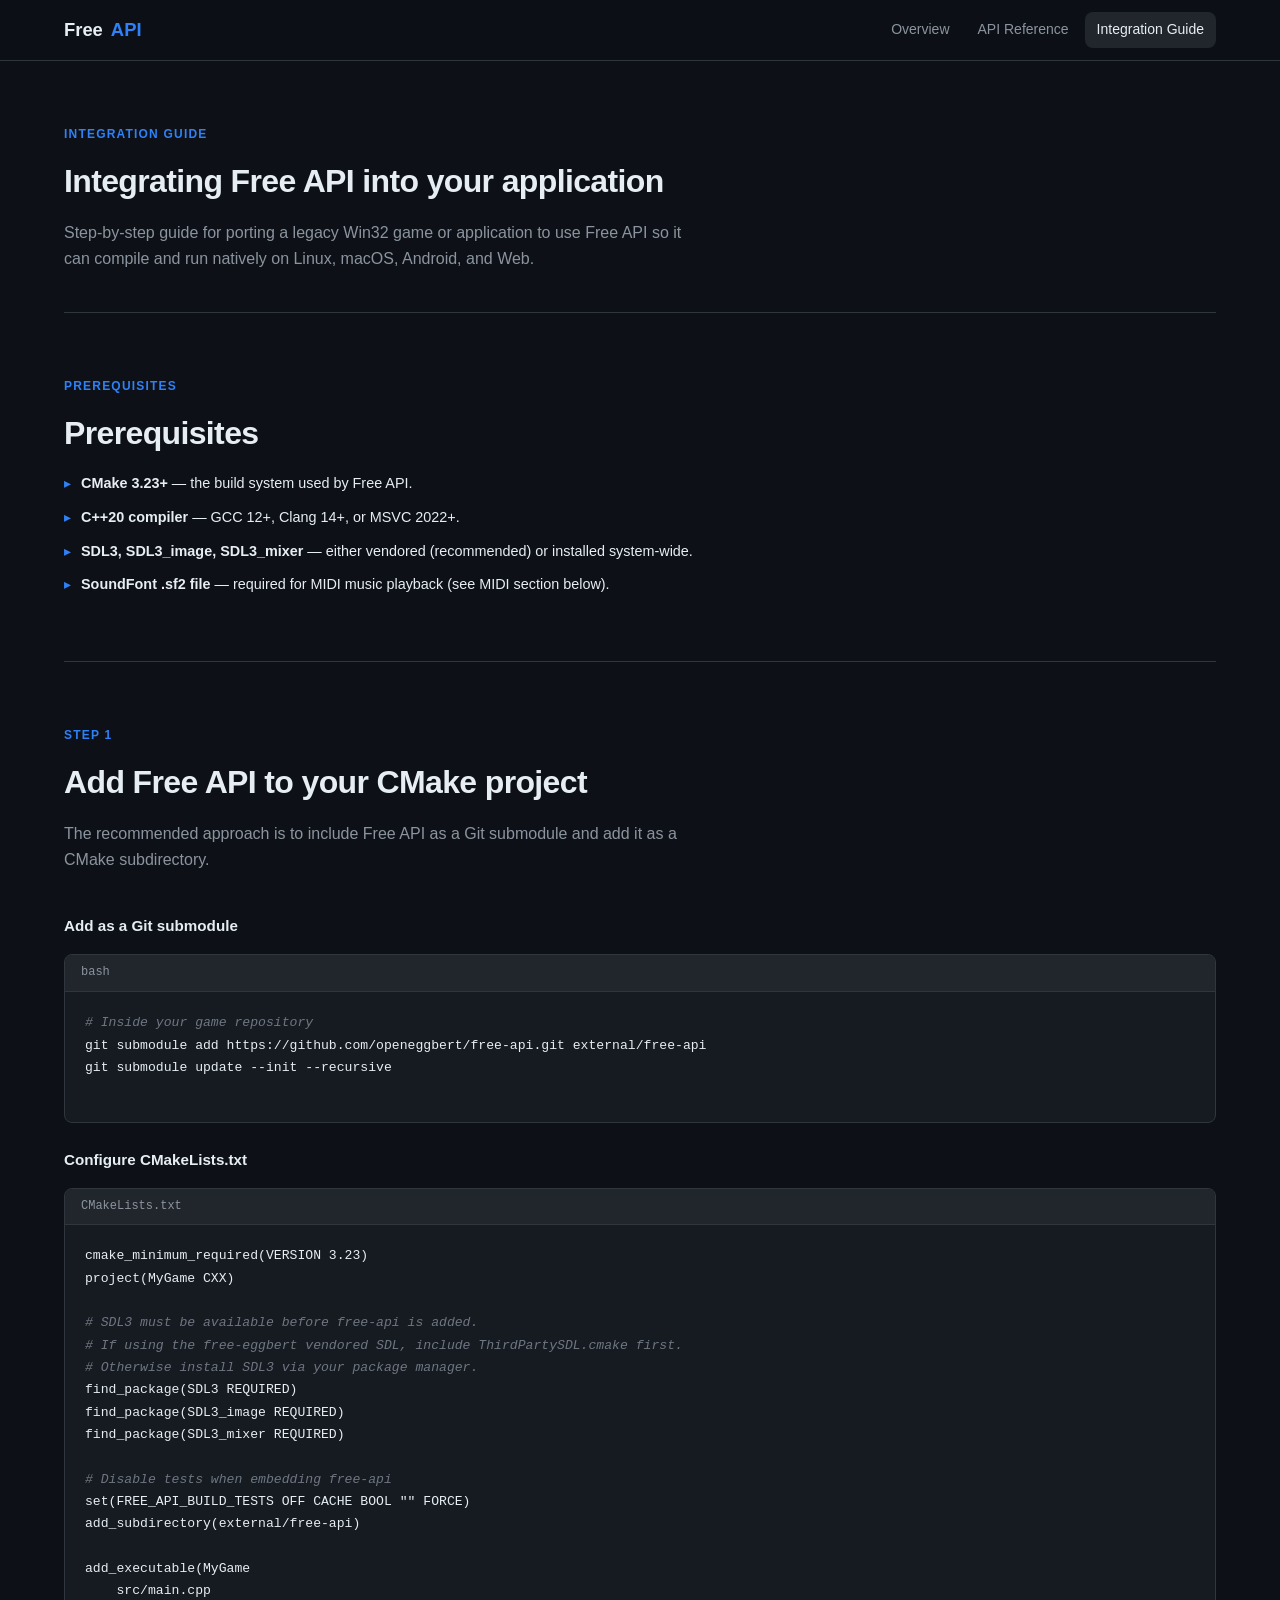
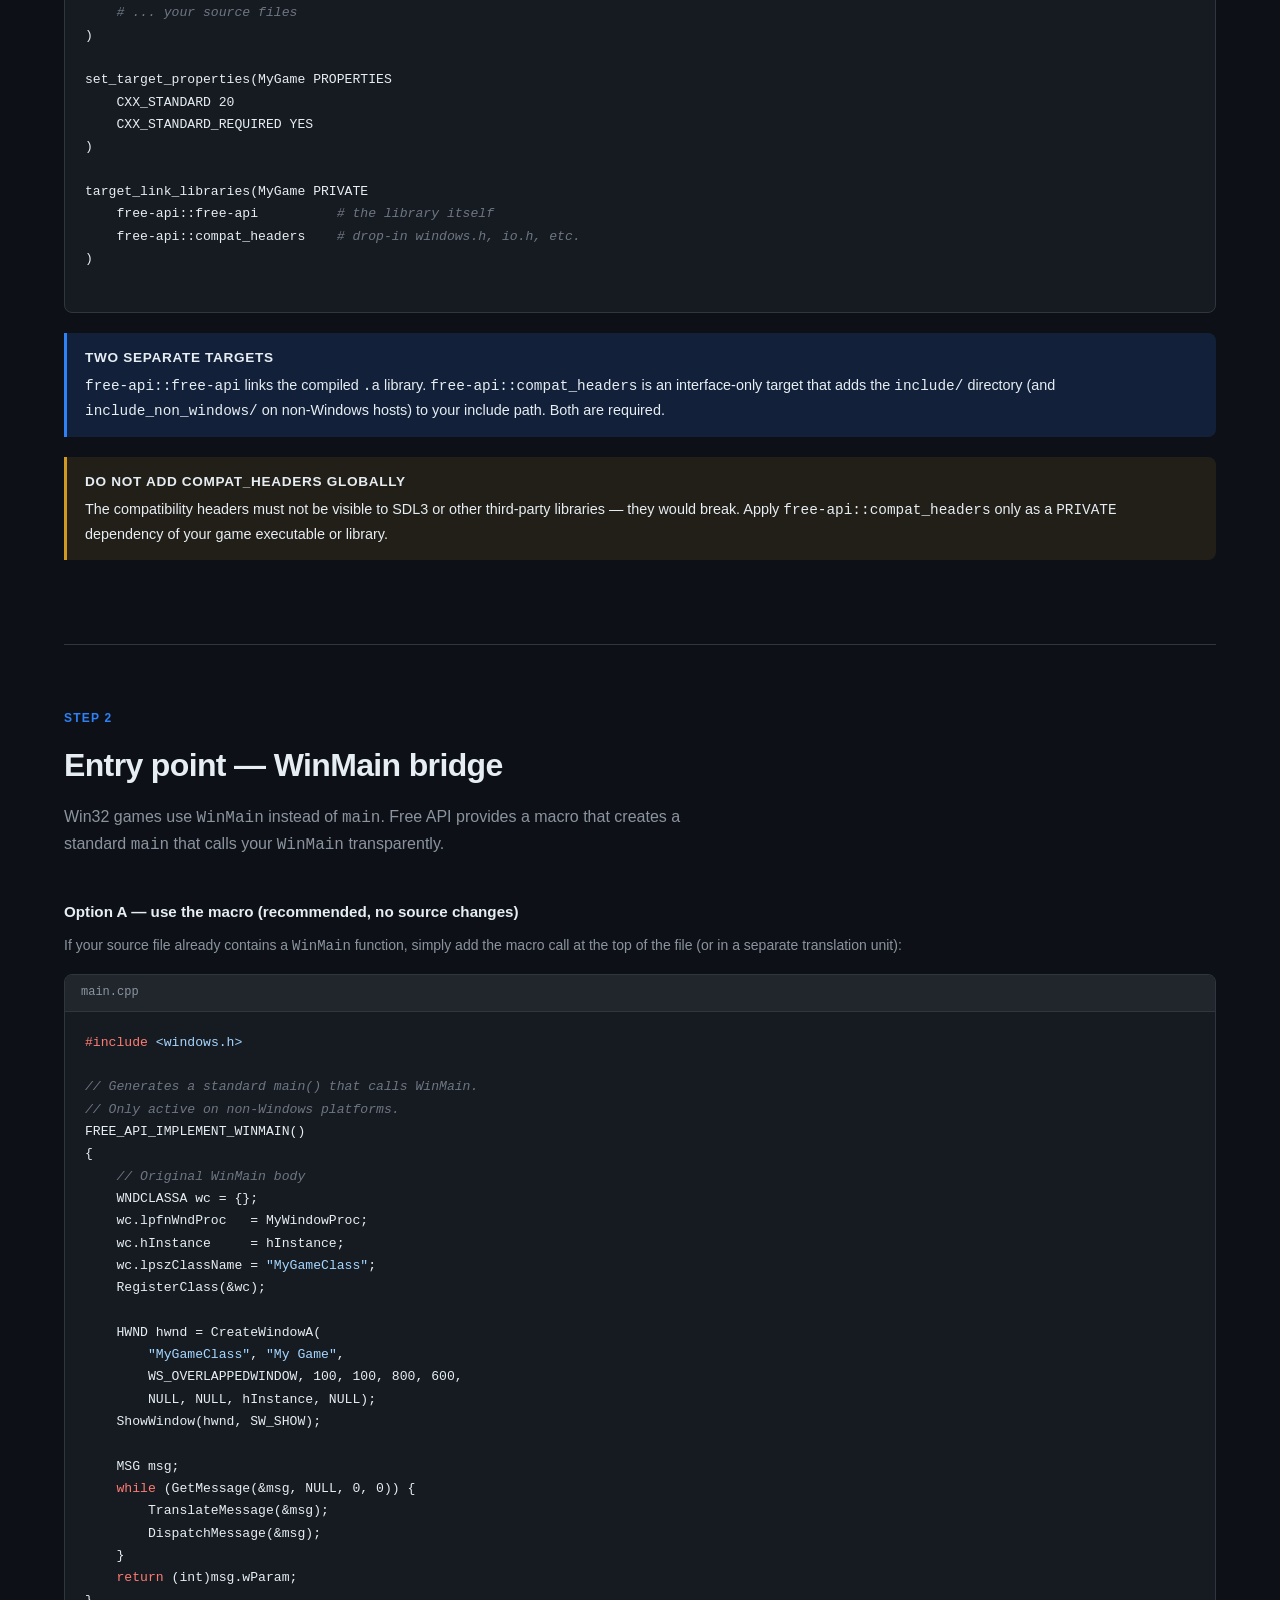
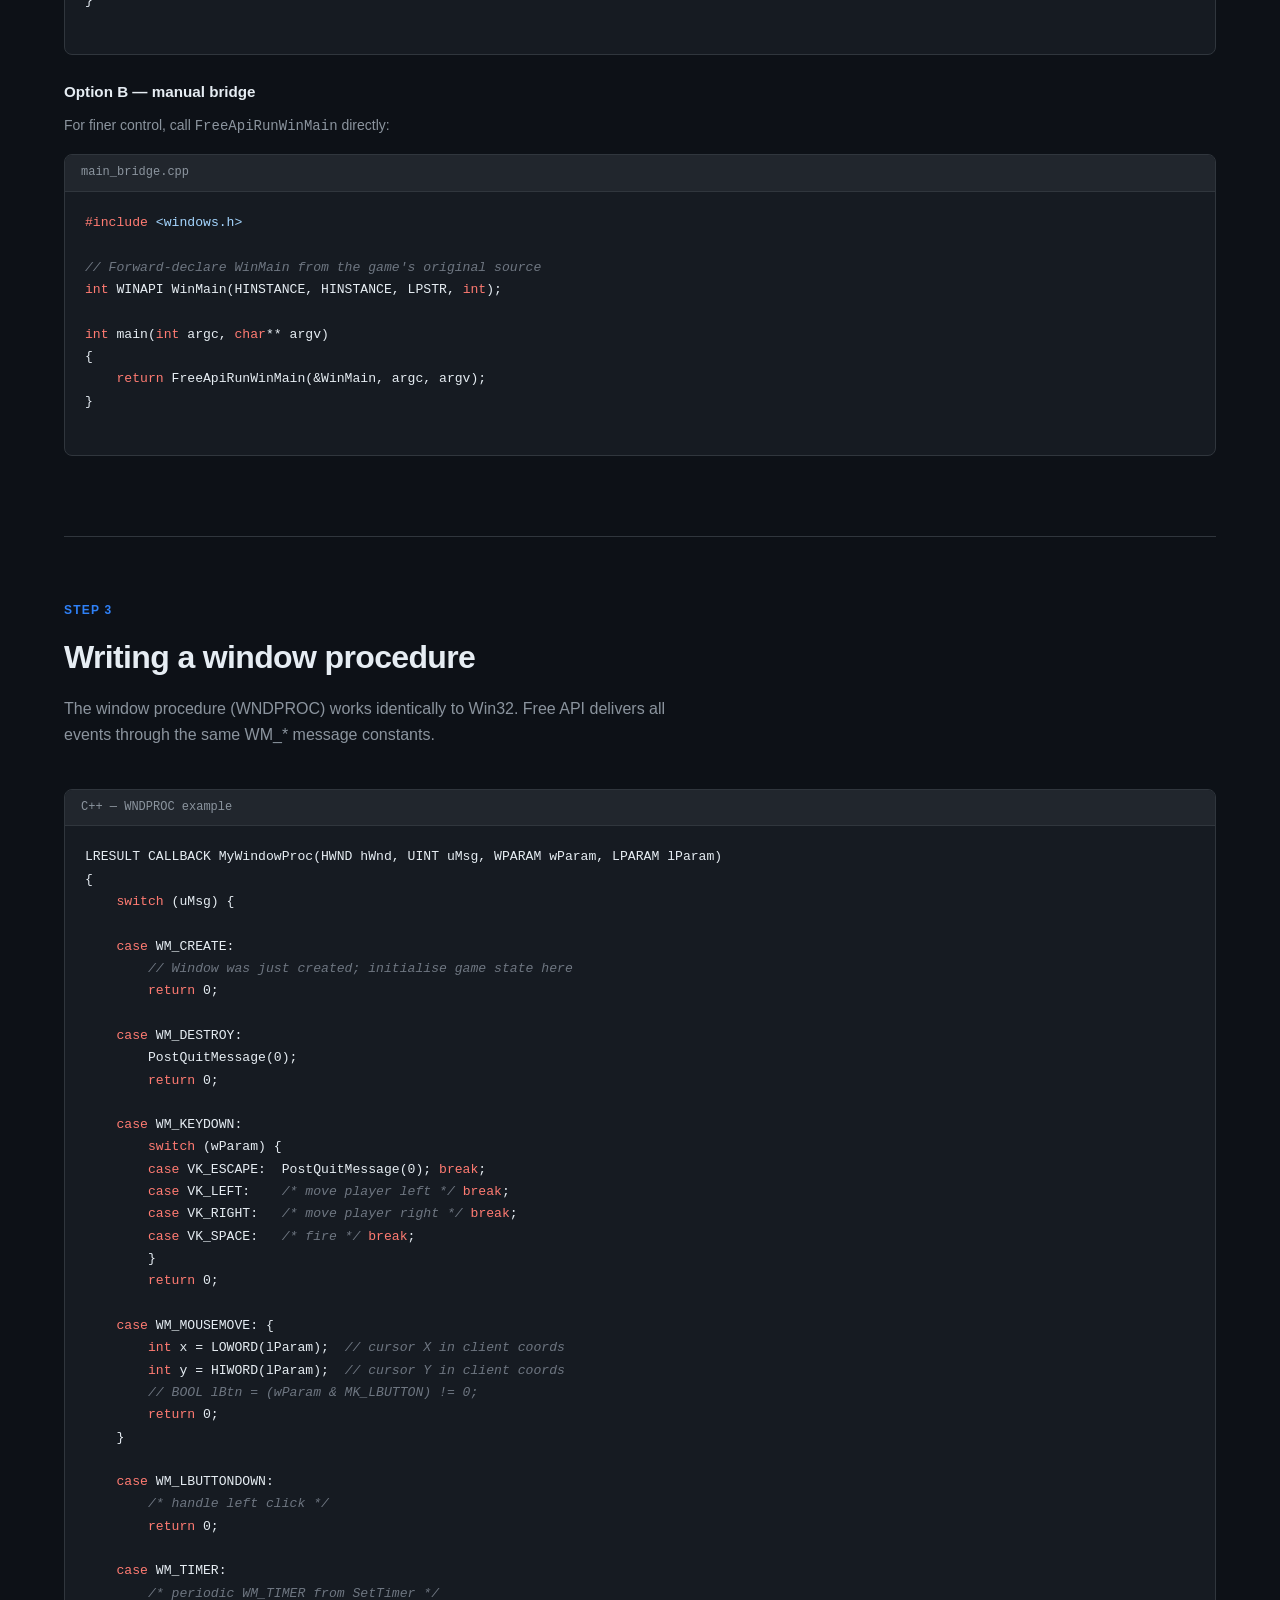
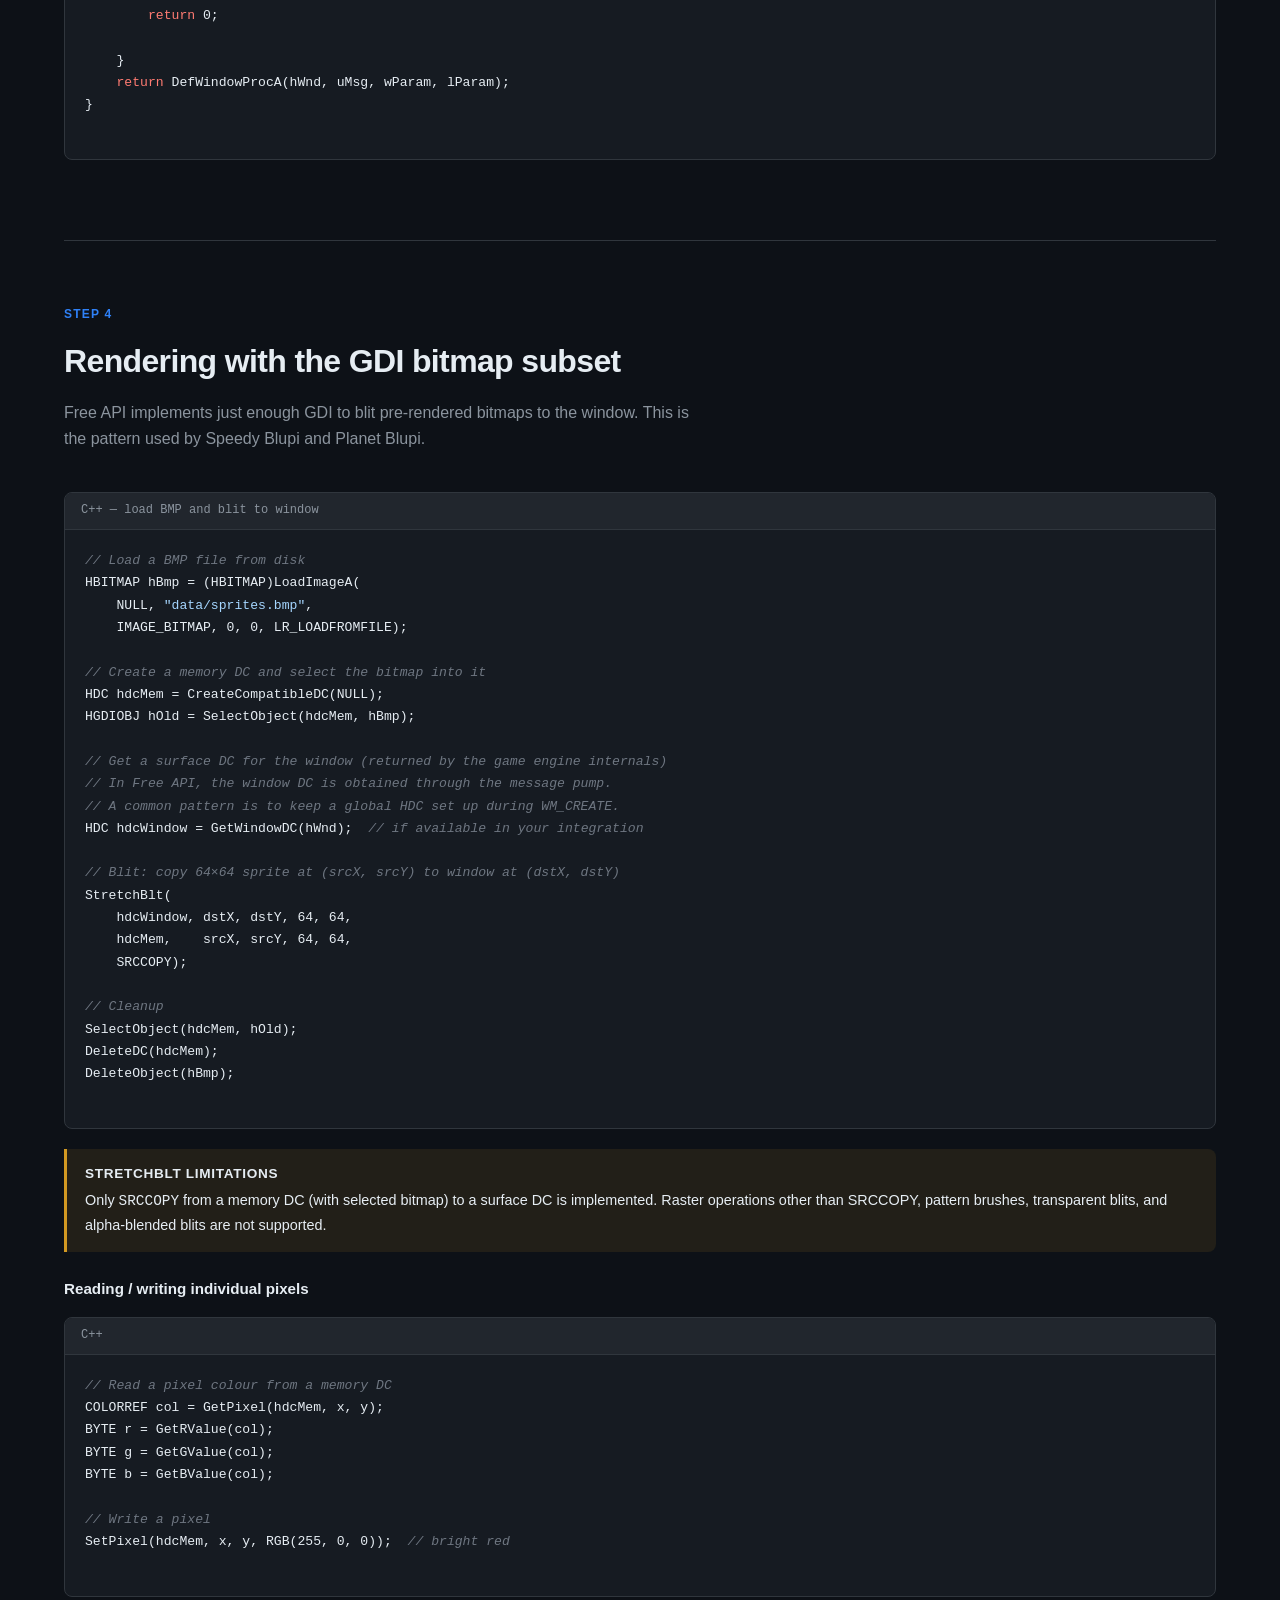
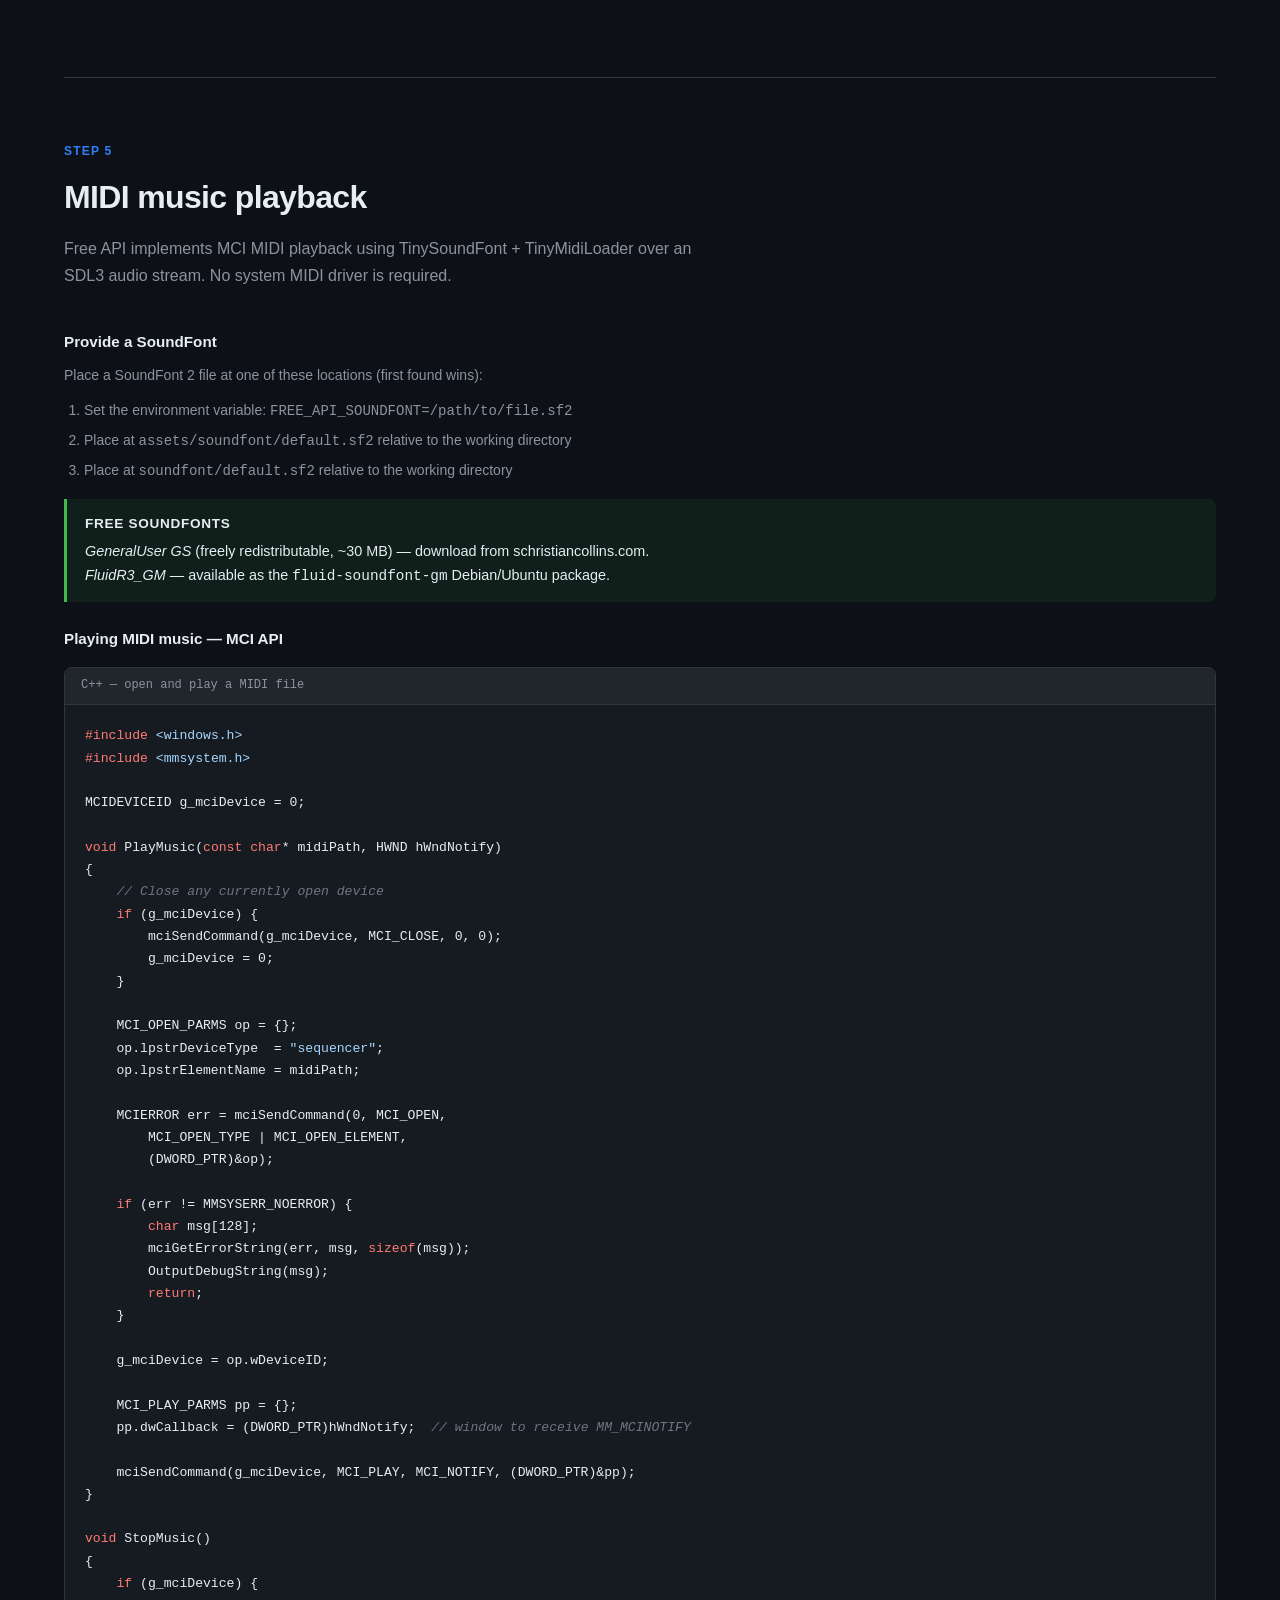
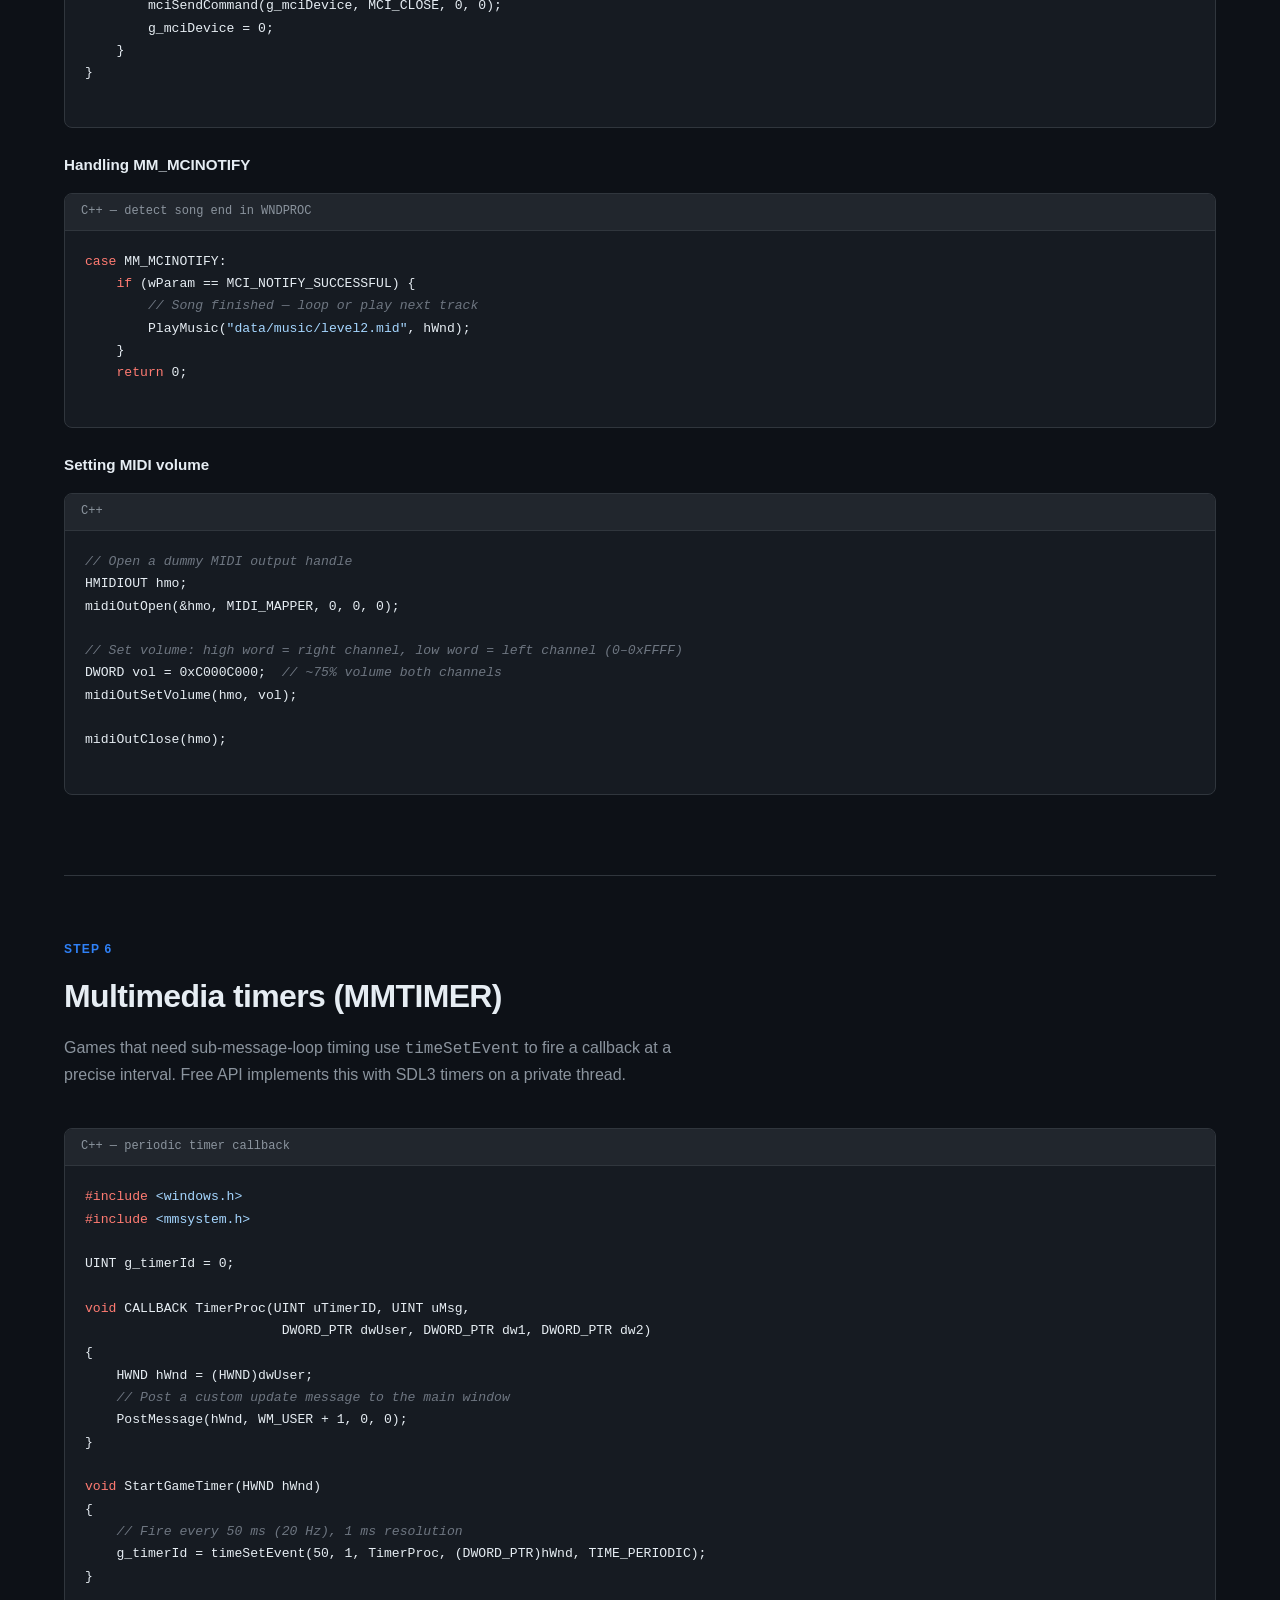
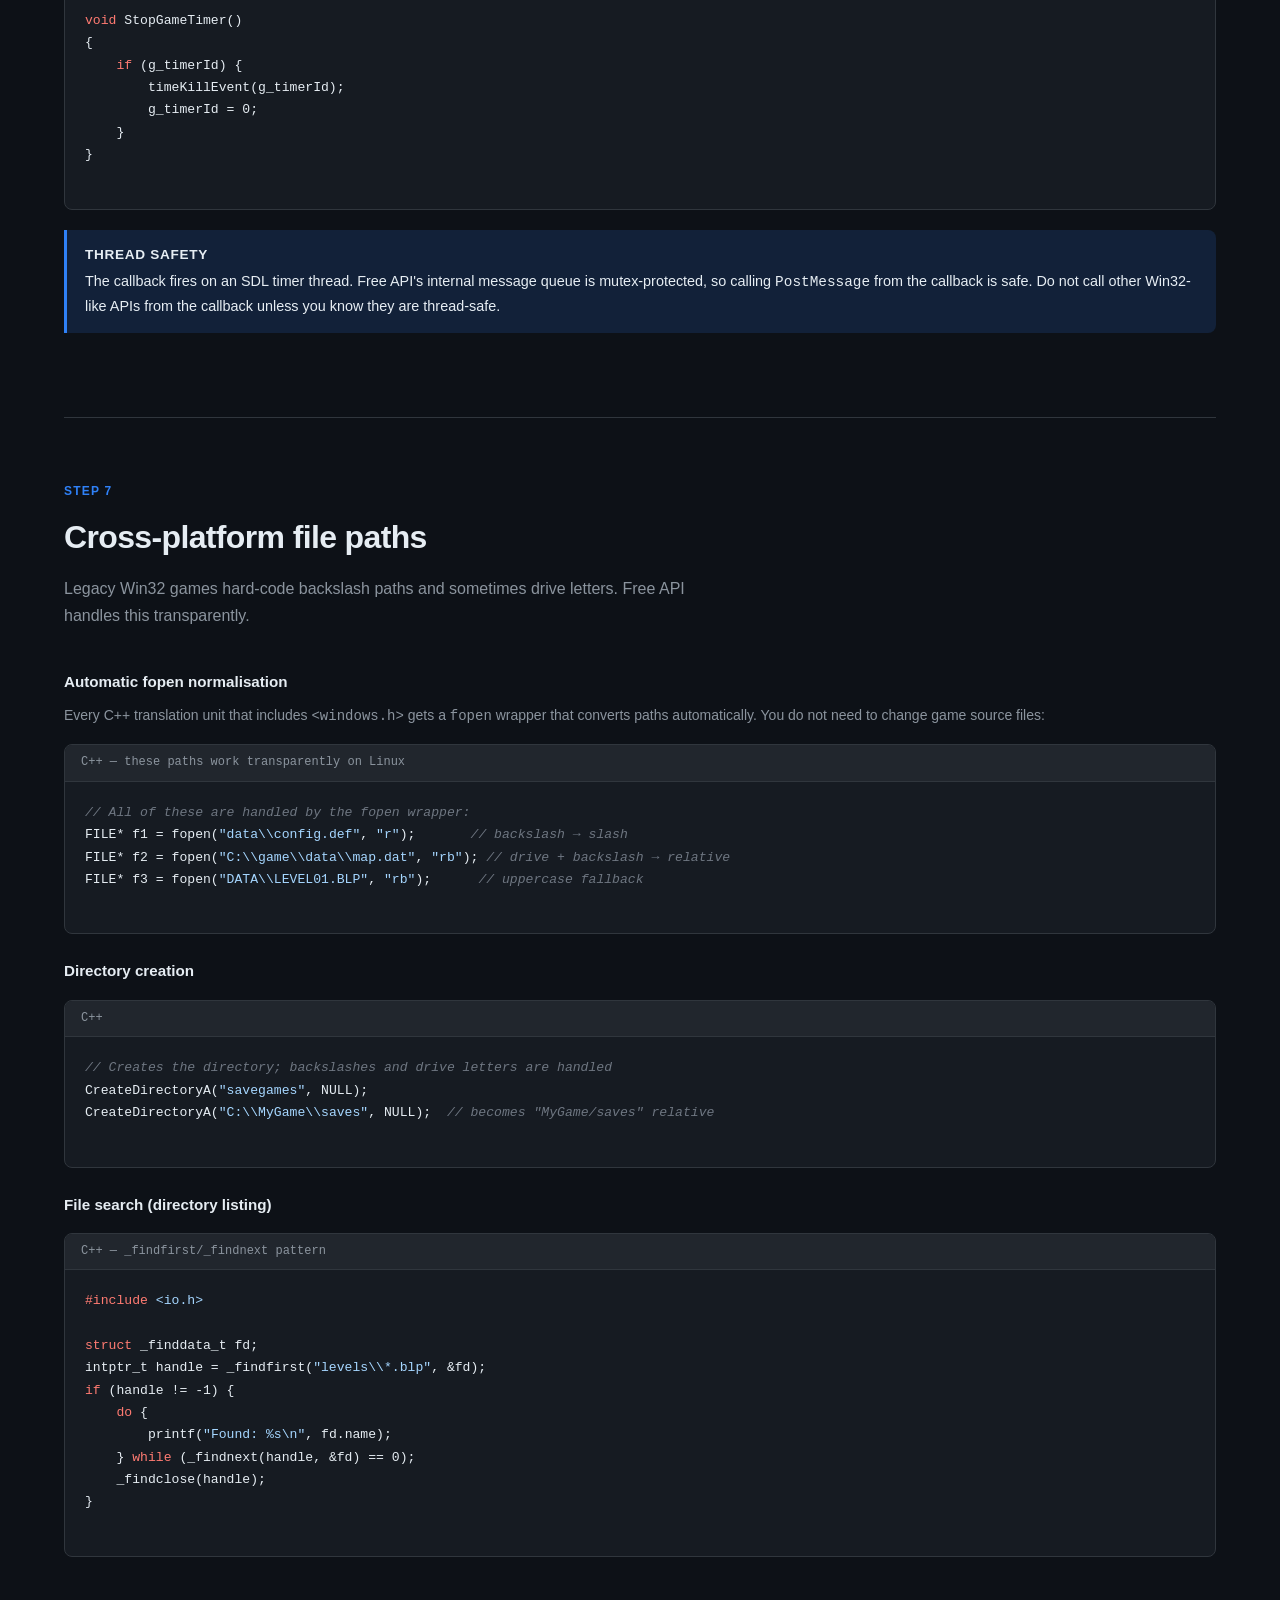
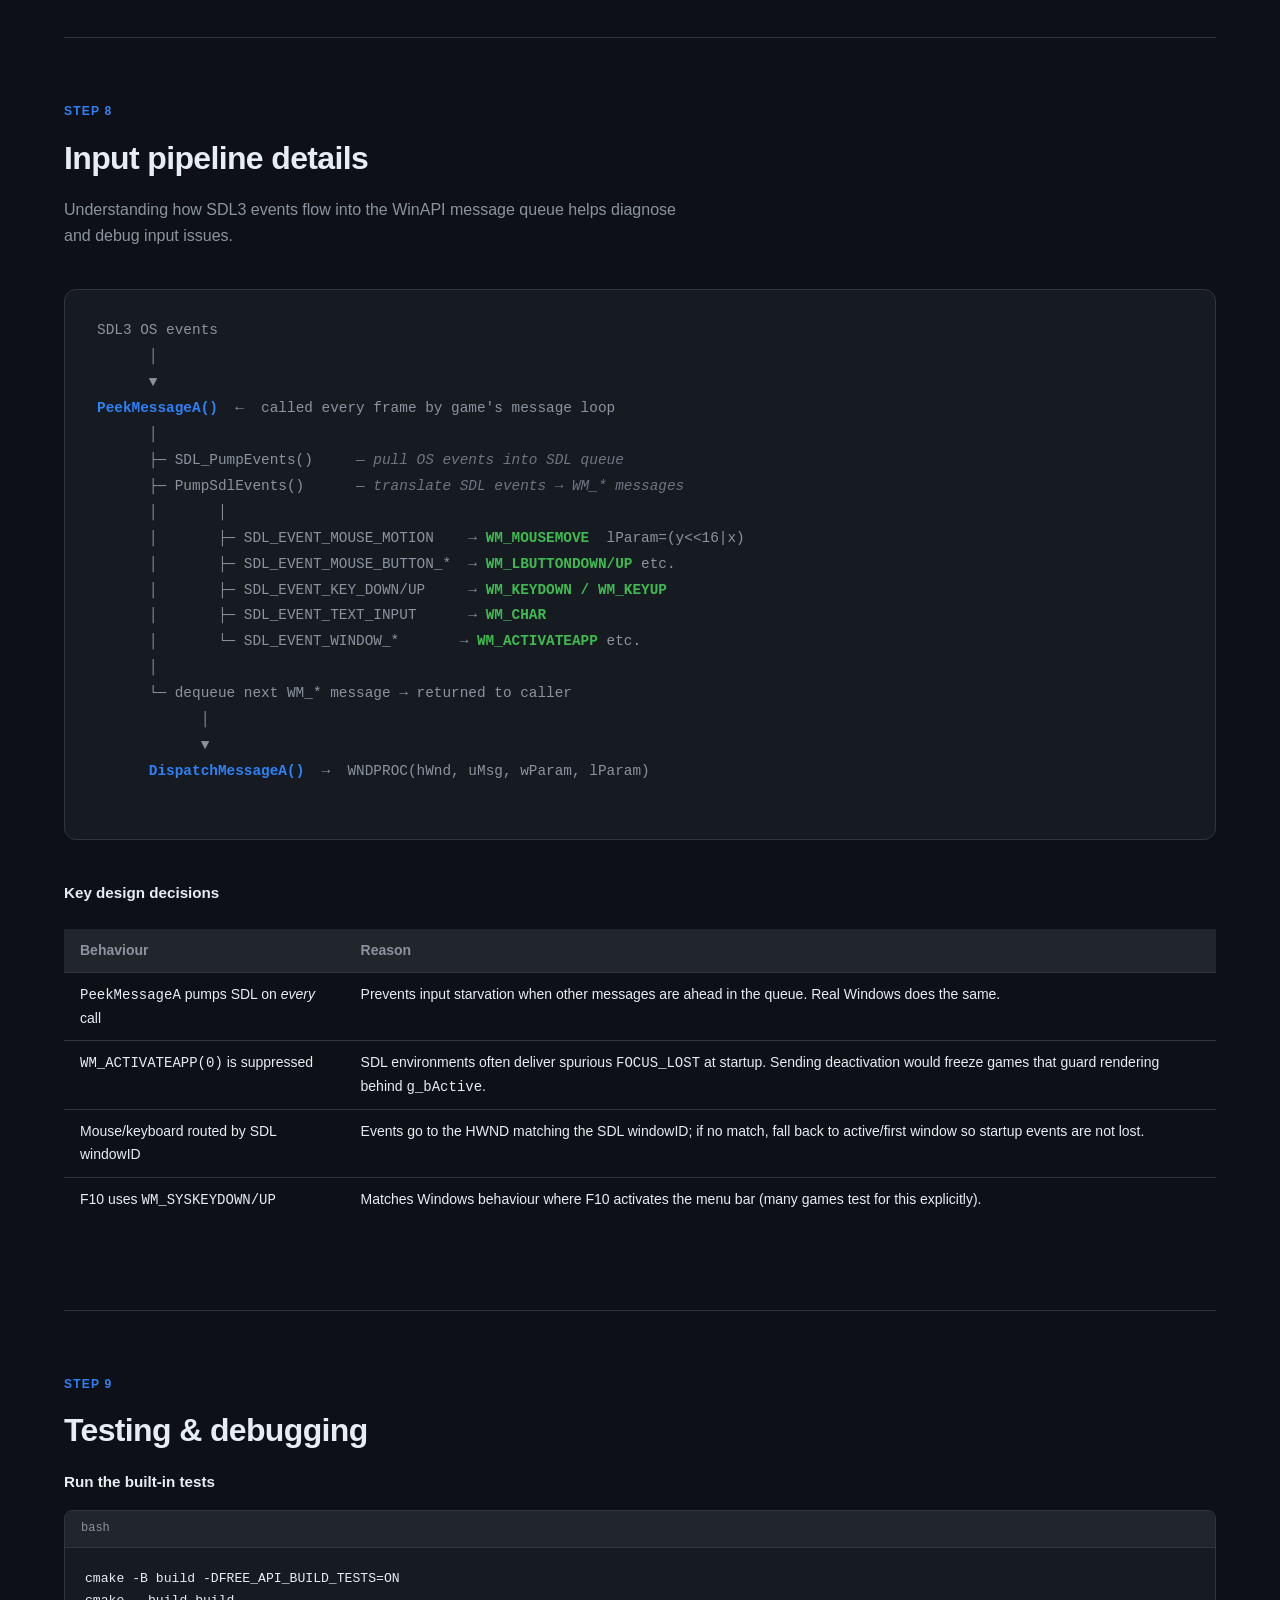
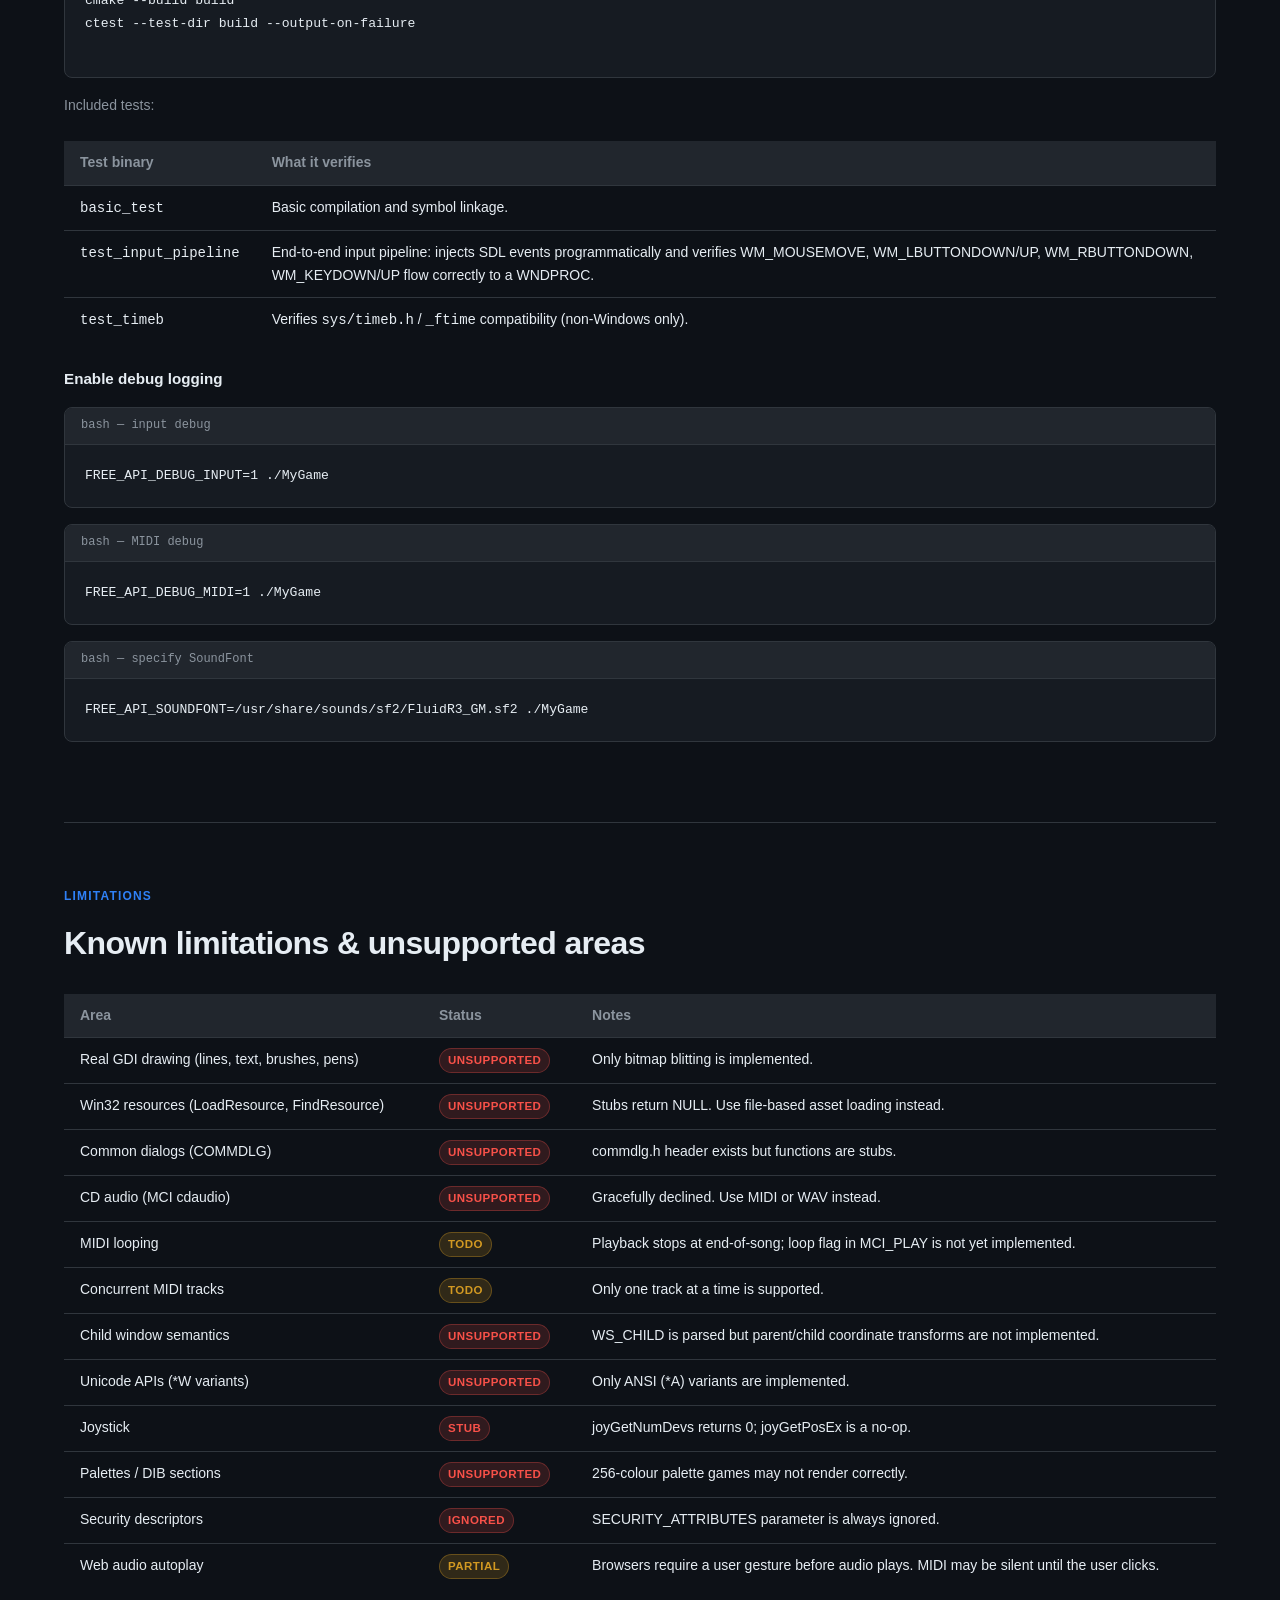
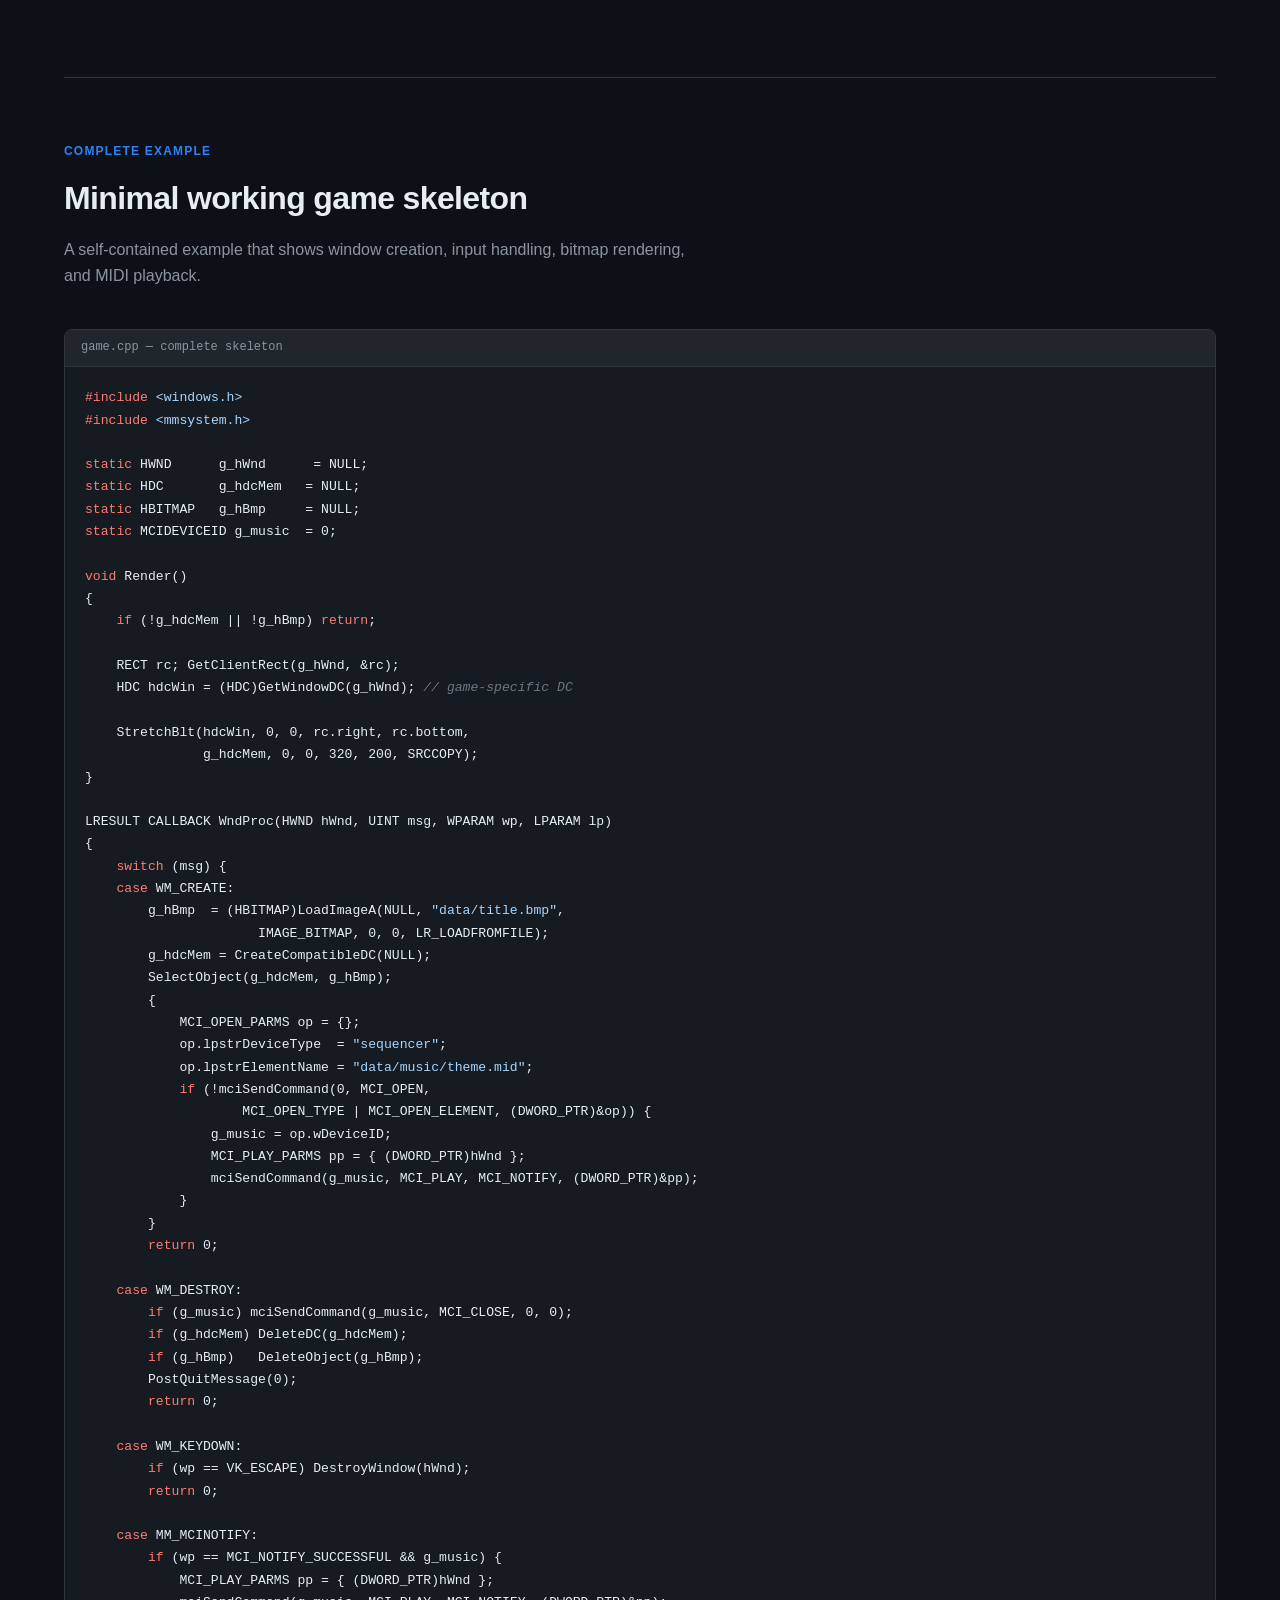
<file: integration.html>
<!DOCTYPE html>
<html lang="en">
<head>
<meta charset="UTF-8">
<meta name="viewport" content="width=device-width, initial-scale=1.0">
<title>Integration Guide — Free API</title>
<link rel="stylesheet" href="style.css">
</head>
<body>

<header class="site-header">
  <div class="header-inner">
    <a class="logo" href="index.html">Free <span>API</span></a>
    <nav>
      <a href="index.html">Overview</a>
      <a href="api-reference.html">API Reference</a>
      <a href="integration.html" class="active">Integration Guide</a>
    </nav>
  </div>
</header>

<main class="main">

  <section style="padding-bottom:0;border:none;">
    <div class="section-label">Integration Guide</div>
    <h1 class="section-title">Integrating Free API into your application</h1>
    <p class="section-sub">
      Step-by-step guide for porting a legacy Win32 game or application to use
      Free API so it can compile and run natively on Linux, macOS, Android, and Web.
    </p>
  </section>

  <!-- Prerequisites -->
  <section id="prereqs">
    <div class="section-label">Prerequisites</div>
    <h2 class="section-title">Prerequisites</h2>
    <ul style="list-style:none;display:flex;flex-direction:column;gap:10px;font-size:.9rem;">
      <li style="display:flex;gap:10px;"><span style="color:var(--accent);">▸</span> <span><strong>CMake 3.23+</strong> — the build system used by Free API.</span></li>
      <li style="display:flex;gap:10px;"><span style="color:var(--accent);">▸</span> <span><strong>C++20 compiler</strong> — GCC 12+, Clang 14+, or MSVC 2022+.</span></li>
      <li style="display:flex;gap:10px;"><span style="color:var(--accent);">▸</span> <span><strong>SDL3, SDL3_image, SDL3_mixer</strong> — either vendored (recommended) or installed system-wide.</span></li>
      <li style="display:flex;gap:10px;"><span style="color:var(--accent);">▸</span> <span><strong>SoundFont .sf2 file</strong> — required for MIDI music playback (see MIDI section below).</span></li>
    </ul>
  </section>

  <!-- Step 1: Add as subdirectory -->
  <section id="step1">
    <div class="section-label">Step 1</div>
    <h2 class="section-title">Add Free API to your CMake project</h2>
    <p class="section-sub">
      The recommended approach is to include Free API as a Git submodule and add it
      as a CMake subdirectory.
    </p>

    <h3 style="font-size:.95rem;margin-bottom:10px;">Add as a Git submodule</h3>
    <div class="code-block">
      <div class="code-header">bash</div>
      <pre>
<span class="cm"># Inside your game repository</span>
git submodule add https://github.com/openeggbert/free-api.git external/free-api
git submodule update --init --recursive
      </pre>
    </div>

    <h3 style="font-size:.95rem;margin:24px 0 10px;">Configure CMakeLists.txt</h3>
    <div class="code-block">
      <div class="code-header">CMakeLists.txt</div>
      <pre>
cmake_minimum_required(VERSION 3.23)
project(MyGame CXX)

<span class="cm"># SDL3 must be available before free-api is added.</span>
<span class="cm"># If using the free-eggbert vendored SDL, include ThirdPartySDL.cmake first.</span>
<span class="cm"># Otherwise install SDL3 via your package manager.</span>
find_package(SDL3 REQUIRED)
find_package(SDL3_image REQUIRED)
find_package(SDL3_mixer REQUIRED)

<span class="cm"># Disable tests when embedding free-api</span>
set(FREE_API_BUILD_TESTS OFF CACHE BOOL "" FORCE)
add_subdirectory(external/free-api)

add_executable(MyGame
    src/main.cpp
    <span class="cm"># ... your source files</span>
)

set_target_properties(MyGame PROPERTIES
    CXX_STANDARD 20
    CXX_STANDARD_REQUIRED YES
)

target_link_libraries(MyGame PRIVATE
    free-api::free-api          <span class="cm"># the library itself</span>
    free-api::compat_headers    <span class="cm"># drop-in windows.h, io.h, etc.</span>
)
      </pre>
    </div>

    <div class="callout">
      <strong>Two separate targets</strong>
      <code>free-api::free-api</code> links the compiled <code>.a</code> library.
      <code>free-api::compat_headers</code> is an interface-only target that adds the
      <code>include/</code> directory (and <code>include_non_windows/</code> on
      non-Windows hosts) to your include path. Both are required.
    </div>

    <div class="callout warn">
      <strong>Do not add compat_headers globally</strong>
      The compatibility headers must not be visible to SDL3 or other third-party
      libraries — they would break. Apply <code>free-api::compat_headers</code> only
      as a <code>PRIVATE</code> dependency of your game executable or library.
    </div>
  </section>

  <!-- Step 2: Entry point -->
  <section id="step2">
    <div class="section-label">Step 2</div>
    <h2 class="section-title">Entry point — WinMain bridge</h2>
    <p class="section-sub">
      Win32 games use <code>WinMain</code> instead of <code>main</code>.
      Free API provides a macro that creates a standard <code>main</code> that
      calls your <code>WinMain</code> transparently.
    </p>

    <h3 style="font-size:.95rem;margin-bottom:10px;">Option A — use the macro (recommended, no source changes)</h3>
    <p style="color:var(--text-muted);font-size:.875rem;margin-bottom:12px;">
      If your source file already contains a <code>WinMain</code> function, simply
      add the macro call at the top of the file (or in a separate translation unit):
    </p>
    <div class="code-block">
      <div class="code-header">main.cpp</div>
      <pre>
<span class="pp">#include</span> <span class="st">&lt;windows.h&gt;</span>

<span class="cm">// Generates a standard main() that calls WinMain.</span>
<span class="cm">// Only active on non-Windows platforms.</span>
FREE_API_IMPLEMENT_WINMAIN()
{
    <span class="cm">// Original WinMain body</span>
    WNDCLASSA wc = {};
    wc.lpfnWndProc   = MyWindowProc;
    wc.hInstance     = hInstance;
    wc.lpszClassName = <span class="st">"MyGameClass"</span>;
    RegisterClass(&amp;wc);

    HWND hwnd = CreateWindowA(
        <span class="st">"MyGameClass"</span>, <span class="st">"My Game"</span>,
        WS_OVERLAPPEDWINDOW, 100, 100, 800, 600,
        NULL, NULL, hInstance, NULL);
    ShowWindow(hwnd, SW_SHOW);

    MSG msg;
    <span class="kw">while</span> (GetMessage(&amp;msg, NULL, 0, 0)) {
        TranslateMessage(&amp;msg);
        DispatchMessage(&amp;msg);
    }
    <span class="kw">return</span> (int)msg.wParam;
}
      </pre>
    </div>

    <h3 style="font-size:.95rem;margin:24px 0 10px;">Option B — manual bridge</h3>
    <p style="color:var(--text-muted);font-size:.875rem;margin-bottom:12px;">
      For finer control, call <code>FreeApiRunWinMain</code> directly:
    </p>
    <div class="code-block">
      <div class="code-header">main_bridge.cpp</div>
      <pre>
<span class="pp">#include</span> <span class="st">&lt;windows.h&gt;</span>

<span class="cm">// Forward-declare WinMain from the game's original source</span>
<span class="kw">int</span> WINAPI WinMain(HINSTANCE, HINSTANCE, LPSTR, <span class="kw">int</span>);

<span class="kw">int</span> main(<span class="kw">int</span> argc, <span class="kw">char</span>** argv)
{
    <span class="kw">return</span> FreeApiRunWinMain(&amp;WinMain, argc, argv);
}
      </pre>
    </div>
  </section>

  <!-- Step 3: Window procedure -->
  <section id="step3">
    <div class="section-label">Step 3</div>
    <h2 class="section-title">Writing a window procedure</h2>
    <p class="section-sub">
      The window procedure (WNDPROC) works identically to Win32.
      Free API delivers all events through the same WM_* message constants.
    </p>
    <div class="code-block">
      <div class="code-header">C++ — WNDPROC example</div>
      <pre>
LRESULT CALLBACK MyWindowProc(HWND hWnd, UINT uMsg, WPARAM wParam, LPARAM lParam)
{
    <span class="kw">switch</span> (uMsg) {

    <span class="kw">case</span> WM_CREATE:
        <span class="cm">// Window was just created; initialise game state here</span>
        <span class="kw">return</span> 0;

    <span class="kw">case</span> WM_DESTROY:
        PostQuitMessage(0);
        <span class="kw">return</span> 0;

    <span class="kw">case</span> WM_KEYDOWN:
        <span class="kw">switch</span> (wParam) {
        <span class="kw">case</span> VK_ESCAPE:  PostQuitMessage(0); <span class="kw">break</span>;
        <span class="kw">case</span> VK_LEFT:    <span class="cm">/* move player left */</span> <span class="kw">break</span>;
        <span class="kw">case</span> VK_RIGHT:   <span class="cm">/* move player right */</span> <span class="kw">break</span>;
        <span class="kw">case</span> VK_SPACE:   <span class="cm">/* fire */</span> <span class="kw">break</span>;
        }
        <span class="kw">return</span> 0;

    <span class="kw">case</span> WM_MOUSEMOVE: {
        <span class="kw">int</span> x = LOWORD(lParam);  <span class="cm">// cursor X in client coords</span>
        <span class="kw">int</span> y = HIWORD(lParam);  <span class="cm">// cursor Y in client coords</span>
        <span class="cm">// BOOL lBtn = (wParam &amp; MK_LBUTTON) != 0;</span>
        <span class="kw">return</span> 0;
    }

    <span class="kw">case</span> WM_LBUTTONDOWN:
        <span class="cm">/* handle left click */</span>
        <span class="kw">return</span> 0;

    <span class="kw">case</span> WM_TIMER:
        <span class="cm">/* periodic WM_TIMER from SetTimer */</span>
        <span class="kw">return</span> 0;

    }
    <span class="kw">return</span> DefWindowProcA(hWnd, uMsg, wParam, lParam);
}
      </pre>
    </div>
  </section>

  <!-- Step 4: GDI rendering -->
  <section id="step4">
    <div class="section-label">Step 4</div>
    <h2 class="section-title">Rendering with the GDI bitmap subset</h2>
    <p class="section-sub">
      Free API implements just enough GDI to blit pre-rendered bitmaps to the window.
      This is the pattern used by Speedy Blupi and Planet Blupi.
    </p>

    <div class="code-block">
      <div class="code-header">C++ — load BMP and blit to window</div>
      <pre>
<span class="cm">// Load a BMP file from disk</span>
HBITMAP hBmp = (HBITMAP)LoadImageA(
    NULL, <span class="st">"data/sprites.bmp"</span>,
    IMAGE_BITMAP, 0, 0, LR_LOADFROMFILE);

<span class="cm">// Create a memory DC and select the bitmap into it</span>
HDC hdcMem = CreateCompatibleDC(NULL);
HGDIOBJ hOld = SelectObject(hdcMem, hBmp);

<span class="cm">// Get a surface DC for the window (returned by the game engine internals)</span>
<span class="cm">// In Free API, the window DC is obtained through the message pump.</span>
<span class="cm">// A common pattern is to keep a global HDC set up during WM_CREATE.</span>
HDC hdcWindow = GetWindowDC(hWnd);  <span class="cm">// if available in your integration</span>

<span class="cm">// Blit: copy 64×64 sprite at (srcX, srcY) to window at (dstX, dstY)</span>
StretchBlt(
    hdcWindow, dstX, dstY, 64, 64,
    hdcMem,    srcX, srcY, 64, 64,
    SRCCOPY);

<span class="cm">// Cleanup</span>
SelectObject(hdcMem, hOld);
DeleteDC(hdcMem);
DeleteObject(hBmp);
      </pre>
    </div>

    <div class="callout warn">
      <strong>StretchBlt limitations</strong>
      Only <code>SRCCOPY</code> from a memory DC (with selected bitmap) to a surface
      DC is implemented. Raster operations other than SRCCOPY, pattern brushes,
      transparent blits, and alpha-blended blits are not supported.
    </div>

    <h3 style="font-size:.95rem;margin:24px 0 10px;">Reading / writing individual pixels</h3>
    <div class="code-block">
      <div class="code-header">C++</div>
      <pre>
<span class="cm">// Read a pixel colour from a memory DC</span>
COLORREF col = GetPixel(hdcMem, x, y);
BYTE r = GetRValue(col);
BYTE g = GetGValue(col);
BYTE b = GetBValue(col);

<span class="cm">// Write a pixel</span>
SetPixel(hdcMem, x, y, RGB(255, 0, 0));  <span class="cm">// bright red</span>
      </pre>
    </div>
  </section>

  <!-- Step 5: MIDI music -->
  <section id="step5">
    <div class="section-label">Step 5</div>
    <h2 class="section-title">MIDI music playback</h2>
    <p class="section-sub">
      Free API implements MCI MIDI playback using TinySoundFont + TinyMidiLoader
      over an SDL3 audio stream. No system MIDI driver is required.
    </p>

    <h3 style="font-size:.95rem;margin-bottom:10px;">Provide a SoundFont</h3>
    <p style="color:var(--text-muted);font-size:.875rem;margin-bottom:12px;">
      Place a SoundFont 2 file at one of these locations (first found wins):
    </p>
    <ol style="font-size:.875rem;color:var(--text-muted);padding-left:20px;display:flex;flex-direction:column;gap:6px;">
      <li>Set the environment variable: <code>FREE_API_SOUNDFONT=/path/to/file.sf2</code></li>
      <li>Place at <code>assets/soundfont/default.sf2</code> relative to the working directory</li>
      <li>Place at <code>soundfont/default.sf2</code> relative to the working directory</li>
    </ol>
    <div class="callout info" style="margin-top:16px;">
      <strong>Free SoundFonts</strong>
      <em>GeneralUser GS</em> (freely redistributable, ~30 MB) — download from schristiancollins.com.<br>
      <em>FluidR3_GM</em> — available as the <code>fluid-soundfont-gm</code> Debian/Ubuntu package.
    </div>

    <h3 style="font-size:.95rem;margin:24px 0 10px;">Playing MIDI music — MCI API</h3>
    <div class="code-block">
      <div class="code-header">C++ — open and play a MIDI file</div>
      <pre>
<span class="pp">#include</span> <span class="st">&lt;windows.h&gt;</span>
<span class="pp">#include</span> <span class="st">&lt;mmsystem.h&gt;</span>

MCIDEVICEID g_mciDevice = 0;

<span class="kw">void</span> PlayMusic(<span class="kw">const</span> <span class="kw">char</span>* midiPath, HWND hWndNotify)
{
    <span class="cm">// Close any currently open device</span>
    <span class="kw">if</span> (g_mciDevice) {
        mciSendCommand(g_mciDevice, MCI_CLOSE, 0, 0);
        g_mciDevice = 0;
    }

    MCI_OPEN_PARMS op = {};
    op.lpstrDeviceType  = <span class="st">"sequencer"</span>;
    op.lpstrElementName = midiPath;

    MCIERROR err = mciSendCommand(0, MCI_OPEN,
        MCI_OPEN_TYPE | MCI_OPEN_ELEMENT,
        (DWORD_PTR)&amp;op);

    <span class="kw">if</span> (err != MMSYSERR_NOERROR) {
        <span class="kw">char</span> msg[128];
        mciGetErrorString(err, msg, <span class="kw">sizeof</span>(msg));
        OutputDebugString(msg);
        <span class="kw">return</span>;
    }

    g_mciDevice = op.wDeviceID;

    MCI_PLAY_PARMS pp = {};
    pp.dwCallback = (DWORD_PTR)hWndNotify;  <span class="cm">// window to receive MM_MCINOTIFY</span>

    mciSendCommand(g_mciDevice, MCI_PLAY, MCI_NOTIFY, (DWORD_PTR)&amp;pp);
}

<span class="kw">void</span> StopMusic()
{
    <span class="kw">if</span> (g_mciDevice) {
        mciSendCommand(g_mciDevice, MCI_CLOSE, 0, 0);
        g_mciDevice = 0;
    }
}
      </pre>
    </div>

    <h3 style="font-size:.95rem;margin:24px 0 10px;">Handling MM_MCINOTIFY</h3>
    <div class="code-block">
      <div class="code-header">C++ — detect song end in WNDPROC</div>
      <pre>
<span class="kw">case</span> MM_MCINOTIFY:
    <span class="kw">if</span> (wParam == MCI_NOTIFY_SUCCESSFUL) {
        <span class="cm">// Song finished — loop or play next track</span>
        PlayMusic(<span class="st">"data/music/level2.mid"</span>, hWnd);
    }
    <span class="kw">return</span> 0;
      </pre>
    </div>

    <h3 style="font-size:.95rem;margin:24px 0 10px;">Setting MIDI volume</h3>
    <div class="code-block">
      <div class="code-header">C++</div>
      <pre>
<span class="cm">// Open a dummy MIDI output handle</span>
HMIDIOUT hmo;
midiOutOpen(&amp;hmo, MIDI_MAPPER, 0, 0, 0);

<span class="cm">// Set volume: high word = right channel, low word = left channel (0–0xFFFF)</span>
DWORD vol = 0xC000C000;  <span class="cm">// ~75% volume both channels</span>
midiOutSetVolume(hmo, vol);

midiOutClose(hmo);
      </pre>
    </div>
  </section>

  <!-- Step 6: Multimedia timers -->
  <section id="step6">
    <div class="section-label">Step 6</div>
    <h2 class="section-title">Multimedia timers (MMTIMER)</h2>
    <p class="section-sub">
      Games that need sub-message-loop timing use <code>timeSetEvent</code> to fire a
      callback at a precise interval. Free API implements this with SDL3 timers on a
      private thread.
    </p>
    <div class="code-block">
      <div class="code-header">C++ — periodic timer callback</div>
      <pre>
<span class="pp">#include</span> <span class="st">&lt;windows.h&gt;</span>
<span class="pp">#include</span> <span class="st">&lt;mmsystem.h&gt;</span>

UINT g_timerId = 0;

<span class="kw">void</span> CALLBACK TimerProc(UINT uTimerID, UINT uMsg,
                         DWORD_PTR dwUser, DWORD_PTR dw1, DWORD_PTR dw2)
{
    HWND hWnd = (HWND)dwUser;
    <span class="cm">// Post a custom update message to the main window</span>
    PostMessage(hWnd, WM_USER + 1, 0, 0);
}

<span class="kw">void</span> StartGameTimer(HWND hWnd)
{
    <span class="cm">// Fire every 50 ms (20 Hz), 1 ms resolution</span>
    g_timerId = timeSetEvent(50, 1, TimerProc, (DWORD_PTR)hWnd, TIME_PERIODIC);
}

<span class="kw">void</span> StopGameTimer()
{
    <span class="kw">if</span> (g_timerId) {
        timeKillEvent(g_timerId);
        g_timerId = 0;
    }
}
      </pre>
    </div>
    <div class="callout">
      <strong>Thread safety</strong>
      The callback fires on an SDL timer thread. Free API's internal message queue is
      mutex-protected, so calling <code>PostMessage</code> from the callback is safe.
      Do not call other Win32-like APIs from the callback unless you know they are
      thread-safe.
    </div>
  </section>

  <!-- Step 7: File paths -->
  <section id="step7">
    <div class="section-label">Step 7</div>
    <h2 class="section-title">Cross-platform file paths</h2>
    <p class="section-sub">
      Legacy Win32 games hard-code backslash paths and sometimes drive letters.
      Free API handles this transparently.
    </p>

    <h3 style="font-size:.95rem;margin-bottom:10px;">Automatic fopen normalisation</h3>
    <p style="color:var(--text-muted);font-size:.875rem;margin-bottom:12px;">
      Every C++ translation unit that includes <code>&lt;windows.h&gt;</code> gets a
      <code>fopen</code> wrapper that converts paths automatically. You do not need to
      change game source files:
    </p>
    <div class="code-block">
      <div class="code-header">C++ — these paths work transparently on Linux</div>
      <pre>
<span class="cm">// All of these are handled by the fopen wrapper:</span>
FILE* f1 = fopen(<span class="st">"data\\config.def"</span>, <span class="st">"r"</span>);       <span class="cm">// backslash → slash</span>
FILE* f2 = fopen(<span class="st">"C:\\game\\data\\map.dat"</span>, <span class="st">"rb"</span>); <span class="cm">// drive + backslash → relative</span>
FILE* f3 = fopen(<span class="st">"DATA\\LEVEL01.BLP"</span>, <span class="st">"rb"</span>);      <span class="cm">// uppercase fallback</span>
      </pre>
    </div>

    <h3 style="font-size:.95rem;margin:24px 0 10px;">Directory creation</h3>
    <div class="code-block">
      <div class="code-header">C++</div>
      <pre>
<span class="cm">// Creates the directory; backslashes and drive letters are handled</span>
CreateDirectoryA(<span class="st">"savegames"</span>, NULL);
CreateDirectoryA(<span class="st">"C:\\MyGame\\saves"</span>, NULL);  <span class="cm">// becomes "MyGame/saves" relative</span>
      </pre>
    </div>

    <h3 style="font-size:.95rem;margin:24px 0 10px;">File search (directory listing)</h3>
    <div class="code-block">
      <div class="code-header">C++ — _findfirst/_findnext pattern</div>
      <pre>
<span class="pp">#include</span> <span class="st">&lt;io.h&gt;</span>

<span class="kw">struct</span> _finddata_t fd;
intptr_t handle = _findfirst(<span class="st">"levels\\*.blp"</span>, &amp;fd);
<span class="kw">if</span> (handle != -1) {
    <span class="kw">do</span> {
        printf(<span class="st">"Found: %s\n"</span>, fd.name);
    } <span class="kw">while</span> (_findnext(handle, &amp;fd) == 0);
    _findclose(handle);
}
      </pre>
    </div>
  </section>

  <!-- Step 8: Input pipeline -->
  <section id="step8">
    <div class="section-label">Step 8</div>
    <h2 class="section-title">Input pipeline details</h2>
    <p class="section-sub">
      Understanding how SDL3 events flow into the WinAPI message queue helps
      diagnose and debug input issues.
    </p>

    <div class="arch-diagram">
      <pre>
SDL3 OS events
      │
      ▼
<span class="hl">PeekMessageA()</span>  ←  called every frame by game's message loop
      │
      ├─ SDL_PumpEvents()     <span class="cm">— pull OS events into SDL queue</span>
      ├─ PumpSdlEvents()      <span class="cm">— translate SDL events → WM_* messages</span>
      │       │
      │       ├─ SDL_EVENT_MOUSE_MOTION    → <span class="hl2">WM_MOUSEMOVE</span>  lParam=(y&lt;&lt;16|x)
      │       ├─ SDL_EVENT_MOUSE_BUTTON_*  → <span class="hl2">WM_LBUTTONDOWN/UP</span> etc.
      │       ├─ SDL_EVENT_KEY_DOWN/UP     → <span class="hl2">WM_KEYDOWN / WM_KEYUP</span>
      │       ├─ SDL_EVENT_TEXT_INPUT      → <span class="hl2">WM_CHAR</span>
      │       └─ SDL_EVENT_WINDOW_*       → <span class="hl2">WM_ACTIVATEAPP</span> etc.
      │
      └─ dequeue next WM_* message → returned to caller
            │
            ▼
      <span class="hl">DispatchMessageA()</span>  →  WNDPROC(hWnd, uMsg, wParam, lParam)
      </pre>
    </div>

    <h3 style="font-size:.95rem;margin:24px 0 10px;">Key design decisions</h3>
    <div class="api-table-wrap">
      <table>
        <thead><tr><th>Behaviour</th><th>Reason</th></tr></thead>
        <tbody>
          <tr><td><code>PeekMessageA</code> pumps SDL on <em>every</em> call</td><td>Prevents input starvation when other messages are ahead in the queue. Real Windows does the same.</td></tr>
          <tr><td><code>WM_ACTIVATEAPP(0)</code> is suppressed</td><td>SDL environments often deliver spurious <code>FOCUS_LOST</code> at startup. Sending deactivation would freeze games that guard rendering behind <code>g_bActive</code>.</td></tr>
          <tr><td>Mouse/keyboard routed by SDL windowID</td><td>Events go to the HWND matching the SDL windowID; if no match, fall back to active/first window so startup events are not lost.</td></tr>
          <tr><td>F10 uses <code>WM_SYSKEYDOWN/UP</code></td><td>Matches Windows behaviour where F10 activates the menu bar (many games test for this explicitly).</td></tr>
        </tbody>
      </table>
    </div>
  </section>

  <!-- Step 9: Testing -->
  <section id="testing">
    <div class="section-label">Step 9</div>
    <h2 class="section-title">Testing &amp; debugging</h2>

    <h3 style="font-size:.95rem;margin-bottom:10px;">Run the built-in tests</h3>
    <div class="code-block">
      <div class="code-header">bash</div>
      <pre>
cmake -B build -DFREE_API_BUILD_TESTS=ON
cmake --build build
ctest --test-dir build --output-on-failure
      </pre>
    </div>

    <p style="color:var(--text-muted);font-size:.875rem;margin:12px 0;">Included tests:</p>
    <div class="api-table-wrap">
      <table>
        <thead><tr><th>Test binary</th><th>What it verifies</th></tr></thead>
        <tbody>
          <tr><td><code>basic_test</code></td><td>Basic compilation and symbol linkage.</td></tr>
          <tr><td><code>test_input_pipeline</code></td><td>End-to-end input pipeline: injects SDL events programmatically and verifies WM_MOUSEMOVE, WM_LBUTTONDOWN/UP, WM_RBUTTONDOWN, WM_KEYDOWN/UP flow correctly to a WNDPROC.</td></tr>
          <tr><td><code>test_timeb</code></td><td>Verifies <code>sys/timeb.h</code> / <code>_ftime</code> compatibility (non-Windows only).</td></tr>
        </tbody>
      </table>
    </div>

    <h3 style="font-size:.95rem;margin:24px 0 10px;">Enable debug logging</h3>
    <div class="code-block">
      <div class="code-header">bash — input debug</div>
      <pre>FREE_API_DEBUG_INPUT=1 ./MyGame</pre>
    </div>
    <div class="code-block">
      <div class="code-header">bash — MIDI debug</div>
      <pre>FREE_API_DEBUG_MIDI=1 ./MyGame</pre>
    </div>
    <div class="code-block">
      <div class="code-header">bash — specify SoundFont</div>
      <pre>FREE_API_SOUNDFONT=/usr/share/sounds/sf2/FluidR3_GM.sf2 ./MyGame</pre>
    </div>
  </section>

  <!-- Limitations -->
  <section id="limitations">
    <div class="section-label">Limitations</div>
    <h2 class="section-title">Known limitations &amp; unsupported areas</h2>
    <div class="api-table-wrap">
      <table>
        <thead><tr><th>Area</th><th>Status</th><th>Notes</th></tr></thead>
        <tbody>
          <tr><td>Real GDI drawing (lines, text, brushes, pens)</td><td><span class="badge badge-stub">UNSUPPORTED</span></td><td>Only bitmap blitting is implemented.</td></tr>
          <tr><td>Win32 resources (LoadResource, FindResource)</td><td><span class="badge badge-stub">UNSUPPORTED</span></td><td>Stubs return NULL. Use file-based asset loading instead.</td></tr>
          <tr><td>Common dialogs (COMMDLG)</td><td><span class="badge badge-stub">UNSUPPORTED</span></td><td>commdlg.h header exists but functions are stubs.</td></tr>
          <tr><td>CD audio (MCI cdaudio)</td><td><span class="badge badge-stub">UNSUPPORTED</span></td><td>Gracefully declined. Use MIDI or WAV instead.</td></tr>
          <tr><td>MIDI looping</td><td><span class="badge badge-partial">TODO</span></td><td>Playback stops at end-of-song; loop flag in MCI_PLAY is not yet implemented.</td></tr>
          <tr><td>Concurrent MIDI tracks</td><td><span class="badge badge-partial">TODO</span></td><td>Only one track at a time is supported.</td></tr>
          <tr><td>Child window semantics</td><td><span class="badge badge-stub">UNSUPPORTED</span></td><td>WS_CHILD is parsed but parent/child coordinate transforms are not implemented.</td></tr>
          <tr><td>Unicode APIs (*W variants)</td><td><span class="badge badge-stub">UNSUPPORTED</span></td><td>Only ANSI (*A) variants are implemented.</td></tr>
          <tr><td>Joystick</td><td><span class="badge badge-stub">STUB</span></td><td>joyGetNumDevs returns 0; joyGetPosEx is a no-op.</td></tr>
          <tr><td>Palettes / DIB sections</td><td><span class="badge badge-stub">UNSUPPORTED</span></td><td>256-colour palette games may not render correctly.</td></tr>
          <tr><td>Security descriptors</td><td><span class="badge badge-stub">IGNORED</span></td><td>SECURITY_ATTRIBUTES parameter is always ignored.</td></tr>
          <tr><td>Web audio autoplay</td><td><span class="badge badge-partial">PARTIAL</span></td><td>Browsers require a user gesture before audio plays. MIDI may be silent until the user clicks.</td></tr>
        </tbody>
      </table>
    </div>
  </section>

  <!-- Complete example -->
  <section id="example">
    <div class="section-label">Complete Example</div>
    <h2 class="section-title">Minimal working game skeleton</h2>
    <p class="section-sub">A self-contained example that shows window creation, input handling, bitmap rendering, and MIDI playback.</p>

    <div class="code-block">
      <div class="code-header">game.cpp — complete skeleton</div>
      <pre>
<span class="pp">#include</span> <span class="st">&lt;windows.h&gt;</span>
<span class="pp">#include</span> <span class="st">&lt;mmsystem.h&gt;</span>

<span class="kw">static</span> HWND      g_hWnd      = NULL;
<span class="kw">static</span> HDC       g_hdcMem   = NULL;
<span class="kw">static</span> HBITMAP   g_hBmp     = NULL;
<span class="kw">static</span> MCIDEVICEID g_music  = 0;

<span class="kw">void</span> Render()
{
    <span class="kw">if</span> (!g_hdcMem || !g_hBmp) <span class="kw">return</span>;

    RECT rc; GetClientRect(g_hWnd, &amp;rc);
    HDC hdcWin = (HDC)GetWindowDC(g_hWnd); <span class="cm">// game-specific DC</span>

    StretchBlt(hdcWin, 0, 0, rc.right, rc.bottom,
               g_hdcMem, 0, 0, 320, 200, SRCCOPY);
}

LRESULT CALLBACK WndProc(HWND hWnd, UINT msg, WPARAM wp, LPARAM lp)
{
    <span class="kw">switch</span> (msg) {
    <span class="kw">case</span> WM_CREATE:
        g_hBmp  = (HBITMAP)LoadImageA(NULL, <span class="st">"data/title.bmp"</span>,
                      IMAGE_BITMAP, 0, 0, LR_LOADFROMFILE);
        g_hdcMem = CreateCompatibleDC(NULL);
        SelectObject(g_hdcMem, g_hBmp);
        {
            MCI_OPEN_PARMS op = {};
            op.lpstrDeviceType  = <span class="st">"sequencer"</span>;
            op.lpstrElementName = <span class="st">"data/music/theme.mid"</span>;
            <span class="kw">if</span> (!mciSendCommand(0, MCI_OPEN,
                    MCI_OPEN_TYPE | MCI_OPEN_ELEMENT, (DWORD_PTR)&amp;op)) {
                g_music = op.wDeviceID;
                MCI_PLAY_PARMS pp = { (DWORD_PTR)hWnd };
                mciSendCommand(g_music, MCI_PLAY, MCI_NOTIFY, (DWORD_PTR)&amp;pp);
            }
        }
        <span class="kw">return</span> 0;

    <span class="kw">case</span> WM_DESTROY:
        <span class="kw">if</span> (g_music) mciSendCommand(g_music, MCI_CLOSE, 0, 0);
        <span class="kw">if</span> (g_hdcMem) DeleteDC(g_hdcMem);
        <span class="kw">if</span> (g_hBmp)   DeleteObject(g_hBmp);
        PostQuitMessage(0);
        <span class="kw">return</span> 0;

    <span class="kw">case</span> WM_KEYDOWN:
        <span class="kw">if</span> (wp == VK_ESCAPE) DestroyWindow(hWnd);
        <span class="kw">return</span> 0;

    <span class="kw">case</span> MM_MCINOTIFY:
        <span class="kw">if</span> (wp == MCI_NOTIFY_SUCCESSFUL &amp;&amp; g_music) {
            MCI_PLAY_PARMS pp = { (DWORD_PTR)hWnd };
            mciSendCommand(g_music, MCI_PLAY, MCI_NOTIFY, (DWORD_PTR)&amp;pp);
        }
        <span class="kw">return</span> 0;
    }
    <span class="kw">return</span> DefWindowProcA(hWnd, msg, wp, lp);
}

FREE_API_IMPLEMENT_WINMAIN()
{
    WNDCLASSA wc = {};
    wc.lpfnWndProc   = WndProc;
    wc.hInstance     = hInstance;
    wc.lpszClassName = <span class="st">"GameWindow"</span>;
    RegisterClass(&amp;wc);

    g_hWnd = CreateWindowA(
        <span class="st">"GameWindow"</span>, <span class="st">"My Game"</span>,
        WS_OVERLAPPEDWINDOW, 100, 100, 800, 600,
        NULL, NULL, hInstance, NULL);
    ShowWindow(g_hWnd, SW_SHOW);

    MSG msg;
    <span class="kw">while</span> (PeekMessage(&amp;msg, NULL, 0, 0, PM_REMOVE)) {
        <span class="kw">if</span> (msg.message == WM_QUIT) <span class="kw">break</span>;
        TranslateMessage(&amp;msg);
        DispatchMessage(&amp;msg);
        Render();
    }
    <span class="kw">return</span> (int)msg.wParam;
}
      </pre>
    </div>
  </section>

</main>

<footer>
  <p>Free API is an open-source project by the <a href="https://github.com/openeggbert">OpenEggbert</a> community &mdash; MIT License.</p>
  <p style="margin-top:8px;"><a href="index.html">Overview</a> &nbsp;·&nbsp; <a href="api-reference.html">API Reference</a> &nbsp;·&nbsp; <a href="integration.html">Integration Guide</a> &nbsp;·&nbsp; <a href="https://github.com/openeggbert/free-api">GitHub</a></p>
</footer>

</body>
</html>
</file>
<file: style.css>
/* Free API — website stylesheet */

:root {
  --bg: #0d1117;
  --surface: #161b22;
  --surface2: #21262d;
  --border: #30363d;
  --accent: #2f81f7;
  --accent-dark: #1f6feb;
  --accent-glow: rgba(47,129,247,0.15);
  --green: #3fb950;
  --yellow: #d29922;
  --red: #f85149;
  --purple: #bc8cff;
  --text: #e6edf3;
  --text-muted: #8b949e;
  --text-dim: #6e7681;
  --code-bg: #161b22;
  --radius: 8px;
  --radius-lg: 12px;
}

* { box-sizing: border-box; margin: 0; padding: 0; }

html { scroll-behavior: smooth; }

body {
  font-family: -apple-system, BlinkMacSystemFont, "Segoe UI", Roboto, Oxygen, sans-serif;
  background: var(--bg);
  color: var(--text);
  line-height: 1.65;
  font-size: 16px;
}

/* ── Layout ── */
.site-header {
  position: sticky;
  top: 0;
  z-index: 100;
  background: rgba(13,17,23,0.9);
  backdrop-filter: blur(12px);
  border-bottom: 1px solid var(--border);
}

.header-inner {
  max-width: 1200px;
  margin: 0 auto;
  padding: 0 24px;
  height: 60px;
  display: flex;
  align-items: center;
  justify-content: space-between;
  gap: 24px;
}

.logo {
  font-size: 1.15rem;
  font-weight: 700;
  color: var(--text);
  text-decoration: none;
  display: flex;
  align-items: center;
  gap: 8px;
}
.logo span { color: var(--accent); }

nav { display: flex; gap: 4px; }
nav a {
  color: var(--text-muted);
  text-decoration: none;
  padding: 6px 12px;
  border-radius: var(--radius);
  font-size: 0.875rem;
  transition: color .15s, background .15s;
}
nav a:hover, nav a.active {
  color: var(--text);
  background: var(--surface2);
}

.main { max-width: 1200px; margin: 0 auto; padding: 0 24px; }

/* ── Hero ── */
.hero {
  text-align: center;
  padding: 80px 24px 60px;
  position: relative;
  overflow: hidden;
}
.hero::before {
  content: '';
  position: absolute;
  inset: 0;
  background: radial-gradient(ellipse 80% 60% at 50% 0%, rgba(47,129,247,.12) 0%, transparent 70%);
  pointer-events: none;
}

.hero-badge {
  display: inline-flex;
  align-items: center;
  gap: 6px;
  background: var(--accent-glow);
  border: 1px solid var(--accent-dark);
  color: var(--accent);
  font-size: 0.78rem;
  font-weight: 600;
  padding: 4px 12px;
  border-radius: 999px;
  margin-bottom: 20px;
  letter-spacing: .04em;
  text-transform: uppercase;
}

.hero h1 {
  font-size: clamp(2rem, 5vw, 3.2rem);
  font-weight: 800;
  letter-spacing: -.02em;
  line-height: 1.15;
  margin-bottom: 20px;
  background: linear-gradient(135deg, #e6edf3 40%, #8b949e);
  -webkit-background-clip: text;
  -webkit-text-fill-color: transparent;
  background-clip: text;
}
.hero h1 em {
  -webkit-text-fill-color: transparent;
  background: linear-gradient(135deg, var(--accent), var(--purple));
  -webkit-background-clip: text;
  background-clip: text;
  font-style: normal;
}

.hero-sub {
  max-width: 620px;
  margin: 0 auto 36px;
  color: var(--text-muted);
  font-size: 1.1rem;
}

.hero-actions {
  display: flex;
  gap: 12px;
  justify-content: center;
  flex-wrap: wrap;
}

.btn {
  display: inline-flex;
  align-items: center;
  gap: 8px;
  padding: 10px 22px;
  border-radius: var(--radius);
  font-size: 0.9rem;
  font-weight: 600;
  text-decoration: none;
  transition: opacity .15s, transform .1s, box-shadow .15s;
  cursor: pointer;
  border: none;
}
.btn:active { transform: scale(.97); }

.btn-primary {
  background: var(--accent);
  color: #fff;
}
.btn-primary:hover { opacity: .9; box-shadow: 0 0 20px rgba(47,129,247,.35); }

.btn-outline {
  background: transparent;
  border: 1px solid var(--border);
  color: var(--text-muted);
}
.btn-outline:hover { border-color: var(--accent); color: var(--accent); }

/* ── Architecture diagram ── */
.arch-diagram {
  background: var(--surface);
  border: 1px solid var(--border);
  border-radius: var(--radius-lg);
  padding: 28px 32px;
  margin: 40px 0;
  font-family: "SFMono-Regular", Consolas, monospace;
  font-size: 0.9rem;
  overflow-x: auto;
}
.arch-diagram pre { color: var(--text-muted); line-height: 1.8; }
.arch-diagram .hl { color: var(--accent); font-weight: 700; }
.arch-diagram .hl2 { color: var(--green); font-weight: 600; }
.arch-diagram .hl3 { color: var(--purple); font-weight: 600; }

/* ── Sections ── */
section { padding: 64px 0; }
section + section { border-top: 1px solid var(--border); }

.section-label {
  font-size: .75rem;
  font-weight: 700;
  letter-spacing: .1em;
  text-transform: uppercase;
  color: var(--accent);
  margin-bottom: 10px;
}
.section-title {
  font-size: clamp(1.4rem, 3vw, 2rem);
  font-weight: 700;
  letter-spacing: -.02em;
  margin-bottom: 12px;
}
.section-sub {
  color: var(--text-muted);
  max-width: 640px;
  margin-bottom: 40px;
}

/* ── Feature cards ── */
.feature-grid {
  display: grid;
  grid-template-columns: repeat(auto-fill, minmax(280px, 1fr));
  gap: 16px;
}

.feature-card {
  background: var(--surface);
  border: 1px solid var(--border);
  border-radius: var(--radius-lg);
  padding: 24px;
  transition: border-color .2s, box-shadow .2s;
}
.feature-card:hover {
  border-color: var(--accent-dark);
  box-shadow: 0 0 20px var(--accent-glow);
}
.feature-icon {
  font-size: 1.6rem;
  margin-bottom: 14px;
}
.feature-card h3 {
  font-size: 1rem;
  font-weight: 700;
  margin-bottom: 8px;
}
.feature-card p {
  font-size: .875rem;
  color: var(--text-muted);
  line-height: 1.6;
}

/* ── API tables ── */
.api-table-wrap {
  overflow-x: auto;
  margin: 24px 0;
}
table {
  width: 100%;
  border-collapse: collapse;
  font-size: .875rem;
}
thead tr { background: var(--surface2); }
th {
  padding: 10px 16px;
  text-align: left;
  font-weight: 600;
  color: var(--text-muted);
  border-bottom: 1px solid var(--border);
  white-space: nowrap;
}
td {
  padding: 10px 16px;
  border-bottom: 1px solid var(--border);
  vertical-align: top;
}
tr:last-child td { border-bottom: none; }
tr:hover td { background: rgba(255,255,255,.02); }

/* status badges */
.badge {
  display: inline-block;
  padding: 2px 8px;
  border-radius: 999px;
  font-size: .72rem;
  font-weight: 700;
  white-space: nowrap;
  letter-spacing: .04em;
}
.badge-implemented { background: rgba(63,185,80,.18); color: var(--green); border: 1px solid rgba(63,185,80,.35); }
.badge-partial     { background: rgba(210,153,34,.18); color: var(--yellow); border: 1px solid rgba(210,153,34,.35); }
.badge-stub        { background: rgba(248,81,73,.15); color: var(--red); border: 1px solid rgba(248,81,73,.3); }
.badge-header      { background: rgba(188,140,255,.15); color: var(--purple); border: 1px solid rgba(188,140,255,.3); }

/* ── Code blocks ── */
.code-block {
  background: var(--surface);
  border: 1px solid var(--border);
  border-radius: var(--radius);
  overflow: hidden;
  margin: 16px 0;
}
.code-header {
  background: var(--surface2);
  border-bottom: 1px solid var(--border);
  padding: 8px 16px;
  font-size: .75rem;
  color: var(--text-muted);
  font-family: monospace;
  display: flex;
  justify-content: space-between;
  align-items: center;
}
.code-block pre {
  padding: 20px;
  overflow-x: auto;
  font-family: "SFMono-Regular", Consolas, "Liberation Mono", Menlo, monospace;
  font-size: .82rem;
  line-height: 1.7;
  color: var(--text);
}

/* syntax highlight helpers */
.kw { color: #ff7b72; }
.ty { color: #ffa657; }
.fn { color: #d2a8ff; }
.st { color: #a5d6ff; }
.cm { color: var(--text-dim); font-style: italic; }
.num { color: #79c0ff; }
.pp { color: #ff7b72; }

/* ── Callouts ── */
.callout {
  border-left: 3px solid var(--accent);
  background: var(--accent-glow);
  padding: 14px 18px;
  border-radius: 0 var(--radius) var(--radius) 0;
  margin: 20px 0;
  font-size: .9rem;
}
.callout.warn { border-color: var(--yellow); background: rgba(210,153,34,.1); }
.callout.info { border-color: var(--green); background: rgba(63,185,80,.08); }

.callout strong { display: block; margin-bottom: 4px; font-size: .85rem; text-transform: uppercase; letter-spacing: .05em; }

/* ── Two-col layout ── */
.two-col {
  display: grid;
  grid-template-columns: 1fr 1fr;
  gap: 24px;
}
@media (max-width: 720px) { .two-col { grid-template-columns: 1fr; } }

/* ── Platform grid ── */
.platform-grid {
  display: grid;
  grid-template-columns: repeat(auto-fill, minmax(180px, 1fr));
  gap: 12px;
  margin-top: 24px;
}
.platform-card {
  background: var(--surface);
  border: 1px solid var(--border);
  border-radius: var(--radius);
  padding: 20px 16px;
  text-align: center;
}
.platform-card .icon { font-size: 2rem; margin-bottom: 8px; }
.platform-card h4 { font-size: .9rem; margin-bottom: 6px; }
.platform-card .status { font-size: .75rem; }

/* ── Steps ── */
.steps { counter-reset: step; display: flex; flex-direction: column; gap: 28px; }
.step { display: flex; gap: 18px; }
.step-num {
  counter-increment: step;
  flex-shrink: 0;
  width: 32px; height: 32px;
  border-radius: 50%;
  background: var(--accent);
  color: #fff;
  font-weight: 700;
  font-size: .85rem;
  display: flex; align-items: center; justify-content: center;
}
.step-body h3 { font-size: 1rem; margin-bottom: 6px; }
.step-body p { font-size: .875rem; color: var(--text-muted); }

/* ── Footer ── */
footer {
  border-top: 1px solid var(--border);
  padding: 40px 24px;
  text-align: center;
  color: var(--text-dim);
  font-size: .8rem;
}
footer a { color: var(--text-muted); text-decoration: none; }
footer a:hover { color: var(--accent); }

/* ── API sub-nav ── */
.api-subnav {
  background: var(--surface);
  border-bottom: 1px solid var(--border);
  overflow-x: auto;
  white-space: nowrap;
}
.api-subnav-inner {
  max-width: 1200px;
  margin: 0 auto;
  padding: 0 24px;
  display: flex;
  gap: 2px;
  height: 42px;
  align-items: center;
}
.api-subnav a {
  color: var(--text-muted);
  text-decoration: none;
  padding: 4px 11px;
  border-radius: var(--radius);
  font-size: .8rem;
  font-weight: 500;
  transition: color .15s, background .15s;
  flex-shrink: 0;
}
.api-subnav a:hover { color: var(--text); background: var(--surface2); }
.api-subnav a.active { color: var(--accent); background: var(--accent-glow); }

/* ── Scroll anchor offset ── */
[id] { scroll-margin-top: 72px; }

/* ── Responsive ── */
@media (max-width: 600px) {
  nav { display: none; }
  .hero { padding: 48px 16px 40px; }
}
</file>
